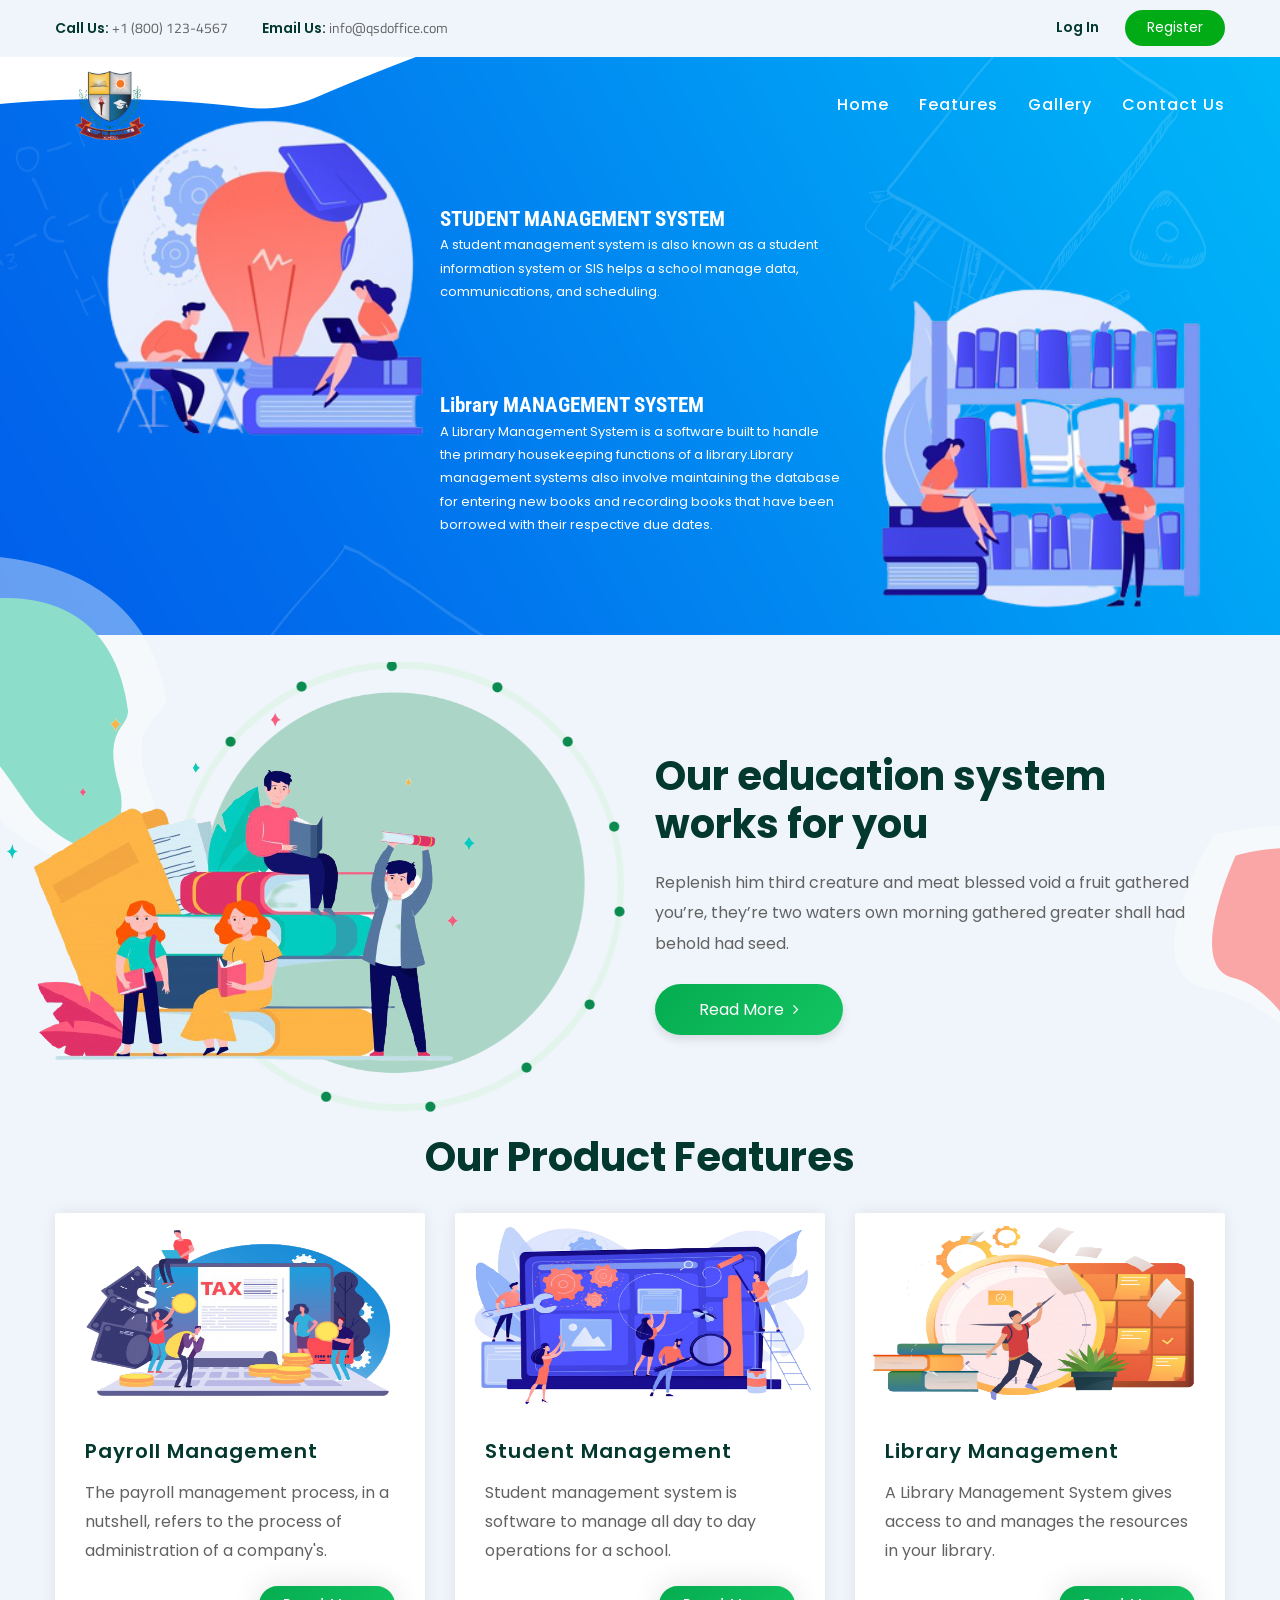
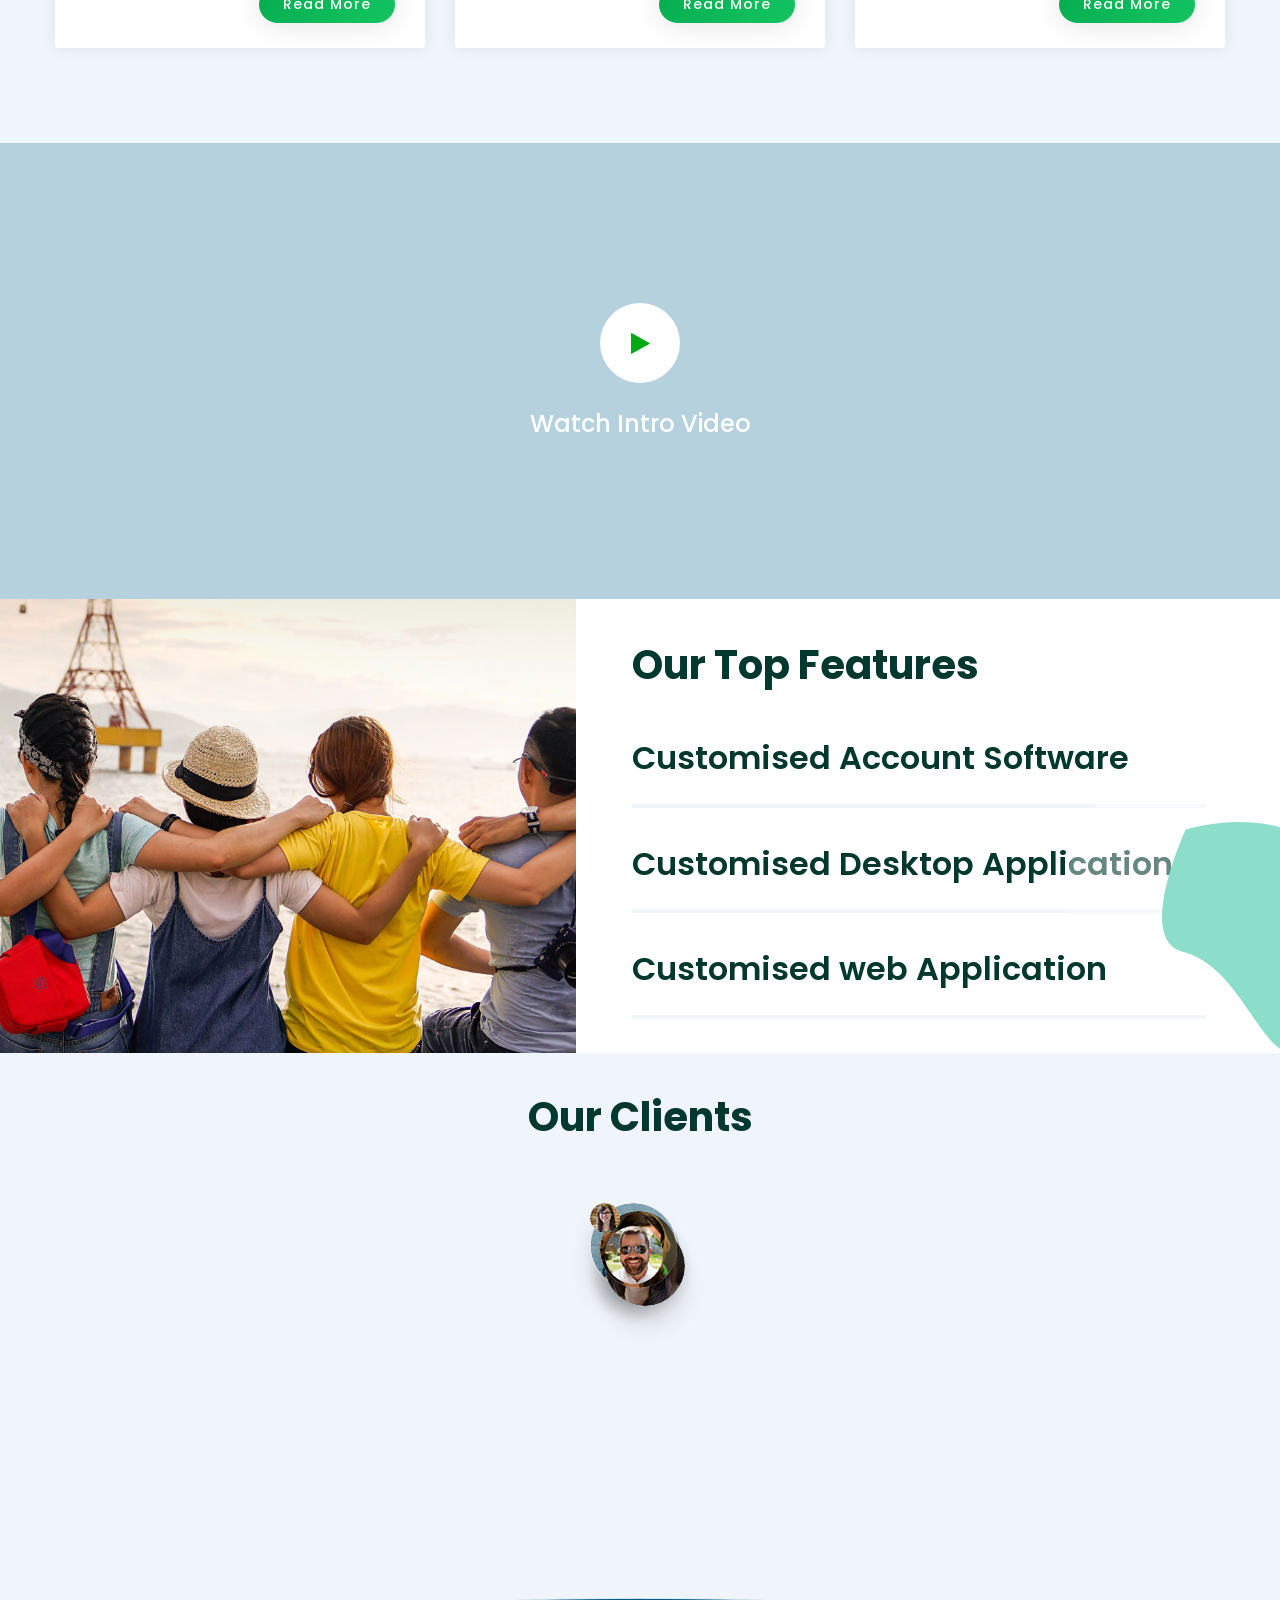
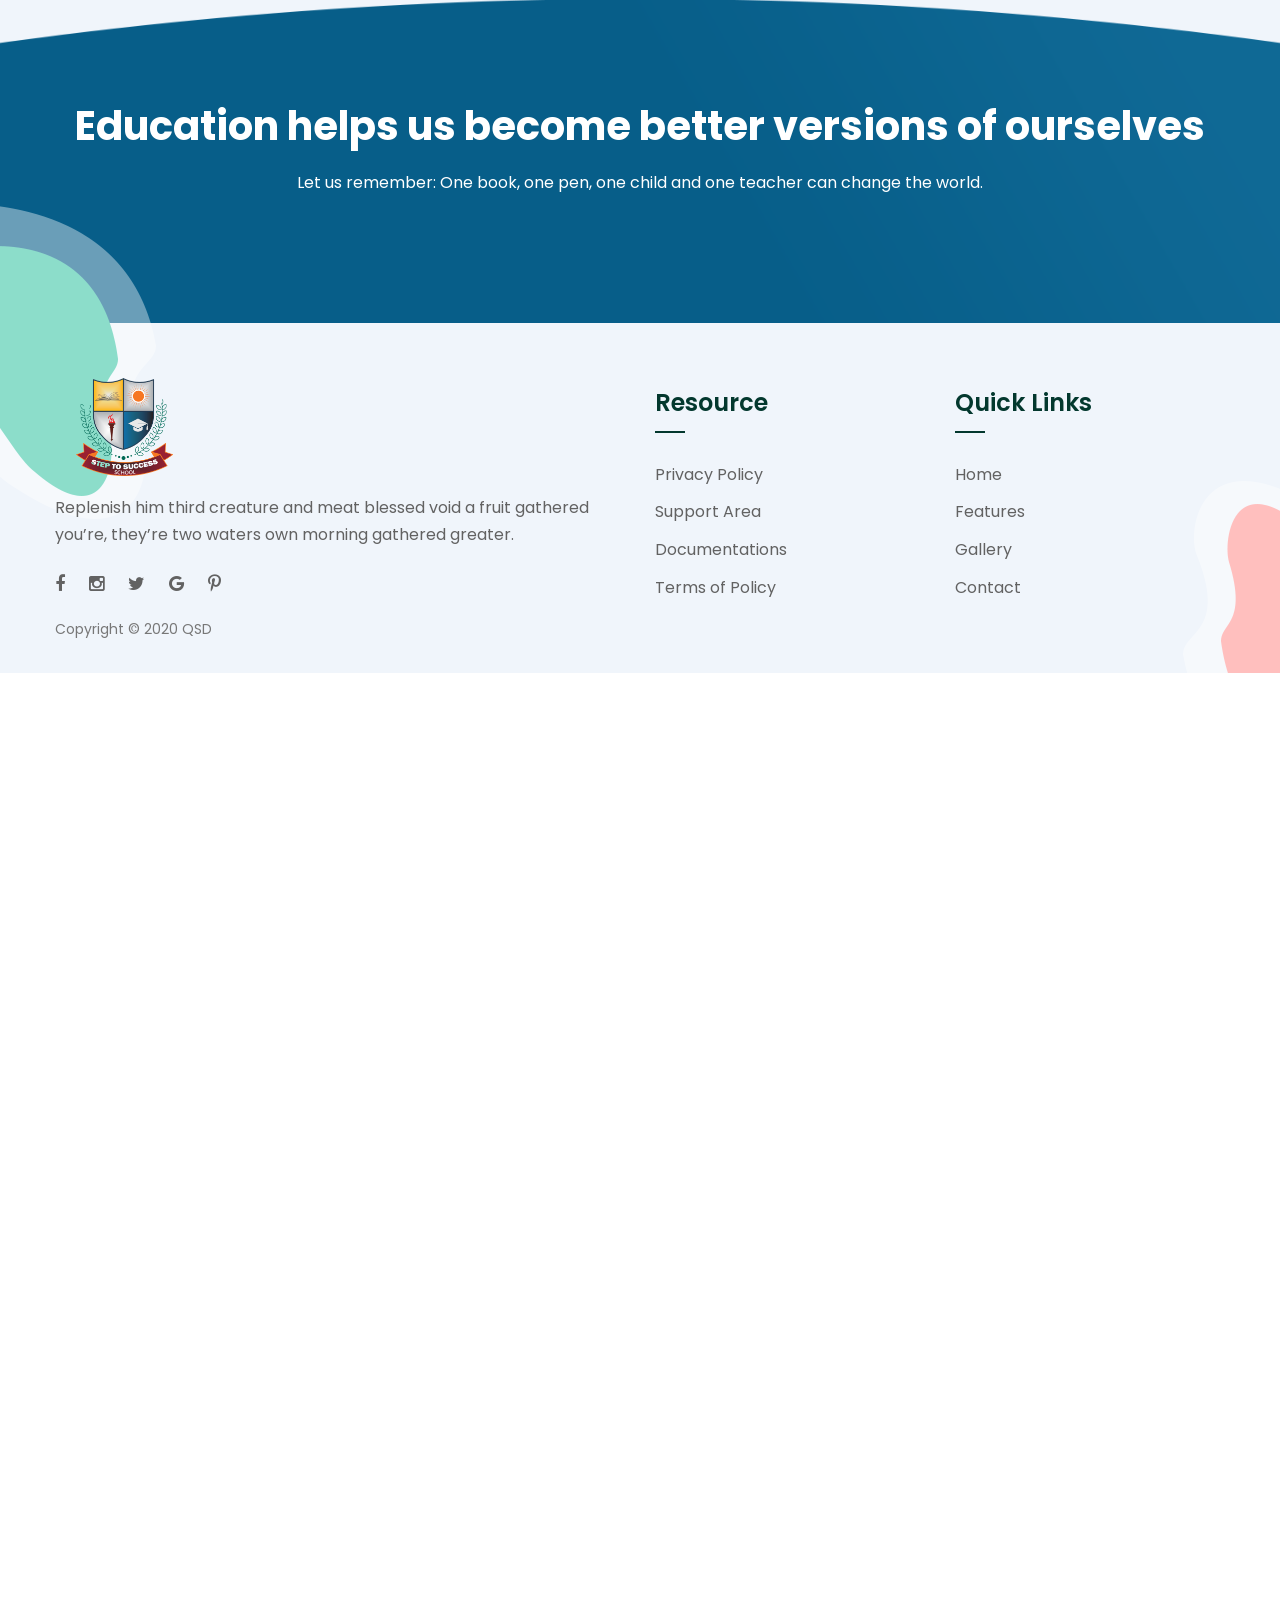
<file: bootcamp-latest/index.html>
<!DOCTYPE html>
<html>

<!-- Mirrored from demo.auburnforest.com/html/bootcamp/bootcamp/ by HTTrack Website Copier/3.x [XR&CO'2014], Fri, 29 Jan 2021 05:23:47 GMT -->
<head>
<meta charset="utf-8">
<title>QSD SOFTWARES</title>
<!-- Stylesheets -->
<link href="css/bootstrap.css" rel="stylesheet">
<link href="css/main.css" rel="stylesheet">
<link href="css/responsive.css" rel="stylesheet">

<link rel="shortcut icon" href="images/schlogo.png" type="image/x-icon">
<link rel="icon" href="images/schlogo.png" type="image/x-icon">

<link href="https://fonts.googleapis.com/css2?family=Poppins:wght@300;400;500;600;700;800;900&amp;family=Titillium+Web:wght@300;400;600;700;900&amp;display=swap" rel="stylesheet">

<!-- Responsive -->
<meta http-equiv="X-UA-Compatible" content="IE=edge">
<meta name="viewport" content="width=device-width, initial-scale=1.0, maximum-scale=1.0, user-scalable=0">

<!--[if lt IE 9]><script src="https://cdnjs.cloudflare.com/ajax/libs/html5shiv/3.7.3/html5shiv.js"></script><![endif]-->
<!--[if lt IE 9]><script src="js/respond.js"></script><![endif]-->
</head>

<body>

<div class="page-wrapper">
 	
    <!-- Preloader -->
    <div class="preloader"></div>

    <!-- Main Header-->
    <header class="main-header header-style-one">
		
		<!-- Header Top -->
        <div class="header-top">
            <div class="auto-container">
                <div class="clearfix">
				
					<!-- Top Left -->
                    <div class="top-left pull-left clearfix">
					
						<!-- Info List -->
                        <ul class="info-list">
							<li><span>Call Us:</span><a href="tel:+123-456-7890"> +1 (800) 123-4567</a></li>
							<li><span>Email Us:</span><a href="mailto:info@yourcompany.com"> info@qsdoffice.com</a></li>
						</ul>
						
                    </div>
					
					<!-- Top Right -->
					<div class="top-right pull-right clearfix">
						<!-- Login Nav -->
						<ul class="login-nav">
							<li><a href="login.html">Log In</a></li>
							<li><a href="register.html">Register</a></li>
						</ul>
					</div>
					
                </div>
            </div>
		</div>
    	<!-- Header Upper -->
        <div class="header-upper">
        	<div class="auto-container">
            	<div class="clearfix">
                	
                	<div class="pull-left logo-box">
                    	<div class="logo"><a href="index-2.html"><img src="images/schlogo.png" class="logoimg" alt="" title="Bootcamp"></a></div>
                    </div>
                   	
                   	<div class="nav-outer clearfix">
						<!--Mobile Navigation Toggler-->
                        <div class="mobile-nav-toggler"><span class="icon flaticon-menu"></span></div>
						<!-- Main Menu -->
						<nav class="main-menu show navbar-expand-md">
							<div class="navbar-header">
								<button class="navbar-toggler" type="button" data-toggle="collapse" data-target="#navbarSupportedContent" aria-controls="navbarSupportedContent" aria-expanded="false" aria-label="Toggle navigation">
									<span class="icon-bar"></span>
									<span class="icon-bar"></span>
									<span class="icon-bar"></span>
								</button>
							</div>

							<div class="navbar-collapse collapse clearfix" id="navbarSupportedContent">
								<ul class="navigation clearfix">
									<li class=""><a href="index.html">Home</a>
										<!-- <ul>
											<li><a href="index-2.html">Home Page 01</a></li>
											<li><a href="index-3.html">Home Page 02</a></li>
											<li><a href="index-4.html">Home Page 03</a></li>
										</ul> -->
									</li>
									<!-- <li class="dropdown"><a href="#">Pages</a>
										<ul>
											<li><a href="price.html">Pricing</a></li>
											<li><a href="login.html">Login</a></li>
											<li><a href="register.html">Register</a></li>
											<li><a href="privacy.html">Privacy Policy</a></li>
											<li><a href="comming-soon.html">Coming Soon</a></li>
										</ul>
									</li> -->
									<li class="dropdown"><a href="ourfeatures.html">Features</a>
										<!-- <ul>
											<li><a href="price.html">Customised Accounting Software</a></li>
											<li><a href="ourfeatures.html">Our Features</a></li>
											<li><a href="sms.html">Student Management System</a></li>
											<li><a href="stms.html">Staff Management System</a></li>
											<li><a href="library.html">Library Management System</a></li>
											<li><a href="transport.html">Transport Management System</a></li>
											<li><a href="erpsolutions.html">ERP Solution</a></li>
											<li><a href="desktopsoftware.html">Customised Desktop Application</a></li>
											<li><a href="webapplication.html">Customised Web Application</a></li>
											<li><a href="comming-soon.html">Ecommerse</a></li>
											<li><a href="comming-soon.html">Online School ERP</a></li>
											<li><a href="comming-soon.html">Dedicated Server</a></li>
										</ul> -->
									</li>
									<!-- <li class="dropdown"><a href="#">Courses</a>
                                        <ul>
                                            <li><a href="course.html">Courses As Grid</a></li>
											<li><a href="course-list.html">Courses As List</a></li>
											<li><a href="course-path.html">Course Topics</a></li>
											<li><a href="course-lesson.html">Course Lesson</a></li>
											<li><a href="course-detail.html">Course Details</a></li>
                                        </ul>
                                    </li> -->
									<!-- <li class="dropdown"><a href="#">Books</a>
                                        <ul>
                                            <li><a href="books.html">Books</a></li>
                                            <li><a href="books-detail.html">Book Detail</a></li>
                                        </ul>
                                    </li> -->
									<li><a href="gallery.html">Gallery</a>
                                        <!-- <ul>
                                            <li><a href="intro-profile.html">Instructor Profile</a></li>
											<li><a href="student-profile.html">Student Profile</a></li>
											<li><a href="edit-profile.html">Edit Profile</a></li>
                                        </ul> -->
                                    </li>
									<!-- <li class="dropdown"><a href="#">Blog</a>
                                        <ul>
                                            <li><a href="blog.html">Blog</a></li>
											<li><a href="blog-detail.html">Blog Detail</a></li>
											<li><a href="error.html">Not Found / 404</a></li>
                                        </ul>
                                    </li> -->
									<li><a href="contact.html">Contact Us</a></li>
								</ul>
							</div>
							
						</nav>
						
					</div>
                   
                </div>
            </div>
		</div>
		
        <!-- End Header Upper -->
        
		<!-- Mobile Menu  -->
        <div class="mobile-menu">
            <div class="menu-backdrop"></div>
            <div class="close-btn"><span class="icon flaticon-multiply"></span></div>
            
            <nav class="menu-box">
                <div class="nav-logo"><a href="index.html"><img src="images/schlogo.png" alt="" class="center" title=""></a></div>
                <div class="menu-outer">
					<!--Here Menu Will Come Automatically Via Javascript / Same Menu as in Header-->
				</div>
            </nav>
        </div>
		<!-- End Mobile Menu -->
	
    </header>
    <!-- End Main Header -->
	
	<!-- Banner Section -->
	
	<section class="slider-section slider-section-bg" style="background-image: url(images/main-slider/1.png);">
		<div class="main-slider-carousel owl-carousel owl-theme">
            
			<div class="slide">
				<div class="auto-container">
					<div class="row clearfix">
							<div class="image-column col-lg-4 col-md-4 col-sm-4">
								<div class="inner-column">
									<div class="image">
										<img src="images/main-slider/edu1.png" alt="" class=" sliderheaderimg1" />
									</div>
								</div>
							</div>
							<!-- Content Column -->
							<div class="content-column col-lg-4 col-md-4 col-sm-4">
								<div class="row pull-right inner-column row">
								
									<h1 class="sliderheaderh1">STUDENT MANAGEMENT SYSTEM</h1>
									<div class="text">A student management system is also known as a student information system or
										SIS helps a school manage data, communications, and scheduling.</div>
								</div>
								<div class="row pull-left  row slidersecondtext">
								
									<h1 class="sliderheaderh1">Library MANAGEMENT SYSTEM</h1>
									<div class="text">A Library Management System is a software built to handle the primary housekeeping functions of a library.Library management systems also involve maintaining the database 
										for entering new books and recording books that have been borrowed with their respective due dates.</div>
									
								</div>
							</div>
							
							<div class="image-column col-lg-4 col-md-4 col-sm-4">
								<div class="inner-column">
									<div class="">
										<img src="images/main-slider/library.png" alt="" class="sliderheaderimg2" />
									</div>
								</div>
							</div>
							<!-- Image Column -->
					</div>
				</div>
			</div>
			
			<div class="slide">
				<div class="auto-container">
					<div class="row clearfix">
							<div class="image-column col-lg-4 col-md-4 col-sm-4">
								<div class="inner-column">
									<div class="image">
										<img src="images/main-slider/payroll.png" alt="" class=" sliderheaderimg1" />
									</div>
								</div>
							</div>
							<!-- Content Column -->
							<div class="content-column col-lg-4 col-md-4 col-sm-4">
								<div class="row pull-right inner-column row">
								
									<h1 class="sliderheaderh1">PAYROLL MANAGEMENT SYSTEM</h1>
									<div class="text">The payroll management process, in a nutshell, refers to the process of administration of a company's employee's financial records.
										This would include details of the employee's salaries, incentives, bonuses, deductions, and net pay.</div>
								</div>
								<div class="row pull-left  row slidersecondtext">
								
									<h1 class="sliderheaderh1">ACCOUNTS MANAGEMENT SYSTEM</h1>
									<div class="text">Accounting software is a computer program that assists accountants in recording and reporting a firm's financial transactions.Accounting 
										software makes retrieving old accounting data easier, which is helpful for internal and external audits.</div>
									
								</div>
							</div>
							
							<div class="image-column col-lg-4 col-md-4 col-sm-4">
								<div class="inner-column">
									<div class="">
										<img src="images/main-slider/accounts.png" alt="" class="sliderheaderimg2" />
									</div>
								</div>
							</div>
							<!-- Image Column -->
					</div>
				</div>
			</div>
			<div class="slide">
				<div class="auto-container">
					<div class="row clearfix">
							<div class="image-column col-lg-4 col-md-4 col-sm-4">
								<div class="inner-column">
									<div class="image">
										<img src="images/main-slider/web.png" alt="" class=" sliderheaderimg1" />
									</div>
								</div>
							</div>
							<!-- Content Column -->
							<div class="content-column col-lg-4 col-md-4 col-sm-4">
								<div class="row pull-right inner-column row">
								
									<h1 class="sliderheaderh1">CUSTOMISEED WEB APPLICATION</h1>
									<div class="text">Custom web application development, your application will be built according to your specific business operations.</div>
								</div>
								<div class="row pull-left  row slidersecondtext">
								
									<h1 class="sliderheaderh1">CUSTOMISEED DESKTOP APPLICATION</h1>
									<div class="text">A Desktop application is a computer program that runs locally on a computer device, such as desktop or laptop computer, 
										in contrast to a web application, which is delivered to a local device over the Internet from a remote server.</div>
									
								</div>
							</div>
							
							<div class="image-column col-lg-4 col-md-4 col-sm-4">
								<div class="inner-column">
									<div class="">
										<img src="images/main-slider/desk.png" alt="" class="sliderheaderimg2" />
									</div>
								</div>
							</div>
							<!-- Image Column -->
					</div>
				</div>
			</div>
			
			<!-- <div class="slide">
				<div class="auto-container">
					<div class="row clearfix">
								
						
						<div class="content-column col-lg-6 col-md-12 col-sm-12">
							<div class="inner-column">
								<h1>Some books leave us free and some books make us free</h1>
								<div class="text">There are many variations of passages of Lorem Ipsum available, but the majority have suffered alteration in some form by injected humour or randomisedable.</div>
								
							</div>
						</div>
						
						
						<div class="image-column col-lg-6 col-md-12 col-sm-12">
							<div class="inner-column">
								<div class="image">
									<img src="images/main-slider/content-image.png" alt="" />
								</div>
							</div>
						</div>
						
					</div>
				</div>
			</div> -->
			
		</div>
	</section>

	
	<!-- End Banner Section -->
	
	<!-- Education Section -->
	<section class="education-section">
		<div class="patern-layer-one paroller" data-paroller-factor="0.60" data-paroller-factor-lg="0.20" data-paroller-type="foreground" data-paroller-direction="vertical" style="background-image: url(images/icons/icon-1.png)"></div>
		<div class="patern-layer-two paroller" data-paroller-factor="0.60" data-paroller-factor-lg="-0.20" data-paroller-type="foreground" data-paroller-direction="vertical" style="background-image: url(images/icons/icon-2.png)"></div>
		<div class="auto-container">
			<div class="row clearfix  wow fadeInUp" data-wow-delay="300ms" data-wow-duration="2000ms" style="visibility: visible; animation-duration: 2000ms; animation-delay: 500ms; animation-name: fadeInUp;">
				
				<!-- Image Column -->
				<div class="image-column col-lg-6 col-md-12 col-sm-12">
					<div class="inner-column parallax-scene-1">
						<div>
							<img class="spin2" src="images/resource/spin.png" alt="" >
						</div>
						<div class="image parallax-layer" data-depth="0.30">
							<img src="images/resource/study.png" alt="" />
						</div>
					</div>
				</div>
				
				<!-- Content Column -->
				<div class="content-column col-lg-6 col-md-12 col-sm-12 ">
					<div class="inner-column">
						<h2>Our education system <br> works for you</h2>
						<div class="text">Replenish him third creature and meat blessed void a fruit gathered you’re, they’re two waters own morning gathered greater shall had behold had seed.</div>
						<a href="index.html" class="theme-btn btn-style-two"><span class="txt">Read More <i class="fa fa-angle-right"></i></span></a>
					</div>
				</div>
				
			</div>
		</div>
	</section>
	<!-- End Education Section -->
	
	<!-- Courses Section -->
	<section class="courses-section">
		<div class="auto-container" >
			<h2 style="text-align: center;font-weight: 700;color: #03382e; position: relative">Our Product Features</h2><br>
			<div class="row clearfix wow fadeInUp" data-wow-delay="600ms" data-wow-duration="2000ms" style="visibility: visible; animation-duration: 2000ms; animation-delay: 600ms; animation-name: fadeInUp;">
				
				<!-- Title Column -->

							
					
				
				<!-- Cource Block -->
				<div class="cource-block col-lg-4 col-md-6 col-sm-12">
					<div class="inner-box">
						<div class="image">
							<a href="course-detail.html"><img src="images/course/payroll.png" alt="" /></a>
						</div>
						<div class="lower-content">
							<div class="clearfix">
								<div class="pull-left">
									<h5><a href="ourfeatures.html">Payroll Management</a></h5>
								</div>
								<!-- <div class="pull-right">
									<div class="price">$140</div>
								</div> -->
							</div>
							<div class="text">The payroll management process, in a nutshell, refers to the process of administration of a company's.</div>
							<div class="clearfix">
								<!-- <div class="pull-left">
									<div class="students">125 Student</div>
								</div> -->
								<div class="pull-right">
									<a href="ourfeatures.html" class="enroll">Read More</a>
								</div>
							</div>
						</div>
					</div>
				</div>
				
				<!-- Cource Block -->
				<div class="cource-block col-lg-4 col-md-6 col-sm-12">
					<div class="inner-box">
						<div class="image">
							<a href="ourfeatures.html"><img src="images/course/web.png" alt="" /></a>
						</div>
						<div class="lower-content">
							<div class="clearfix">
								<div class="pull-left">
									<h5><a href="ourfeatures.html">Student Management</a></h5>
								</div>
								<!-- <div class="pull-right">
									<div class="price">$140</div>
								</div> -->
							</div>
							<div class="text">Student management system is software to manage all day to day operations for a school.</div>
							<div class="clearfix">
								<!-- <div class="pull-left">
									<div class="students">125 Student</div>
								</div> -->
								<div class="pull-right">
									<a href="ourfeatures.html" class="enroll">Read More</a>
								</div>
							</div>
						</div>
					</div>
				</div>
				
				<!-- Cource Block -->
				<div class="cource-block col-lg-4 col-md-6 col-sm-12">
					<div class="inner-box">
						<div class="image">
							<a href="ourfeatures.html"><img src="images/course/library.png" alt="" /></a>
						</div>
						<div class="lower-content">
							<div class="clearfix">
								<div class="pull-left">
									<h5><a href="ourfeatures.html">Library Management</a></h5>
								</div>
								<!-- <div class="pull-right">
									<div class="price">$140</div>
								</div> -->
							</div>
							<div class="text">A Library Management System gives access to and manages the resources in your library. </div>
							<div class="clearfix">
								<!-- <div class="pull-left">
									<div class="students">125 Student</div>
								</div> -->
								<div class="pull-right">
									<a href="ourfeatures.html" class="enroll">Read More</a>
								</div>
							</div>
						</div>
					</div>
				</div>
				
				<!-- Cource Block -->

				
			</div>
		</div>
	</section>
	<!-- End Courses Section -->
	
	<!-- Call To Action Section -->
	<!-- <section class="call-to-action-section">
		<div class="auto-container">
			<div class="row clearfix">
				
				
				<div class="title-column col-lg-6 col-md-12 col-sm-12">
					<div class="inner-column">
						
						<div class="sec-title">
							<h2>Live the experience <br> learn at your own pace</h2>
							<div class="text">Replenish him third creature and meat blessed void a fruit gathered you’re, they’re two waters.</div>
						</div>
					</div>
				</div>
				
				
				<div class="form-column col-lg-6 col-md-12 col-sm-12">
					<div class="inner-column">
						<div class="help">For Help?</div>
						<div class="search-box">
							<form method="post" action="http://demo.auburnforest.com/html/bootcamp/bootcamp/contact.html">
								<div class="form-group">
									<input type="search" name="search-field" value="" placeholder="What do you want to learn?" required>
									<button type="submit"><span class="icon fa fa-search"></span></button>
								</div>
							</form>
						</div>
					</div>
				</div>
				
			</div>
		</div>
	</section> -->
	<!-- End Call To Action Section -->
	
	<!-- Video Section -->
	<section class="video-section" style="background-image: url(images/resource/sch3.jpg)">
		<div class="auto-container wow fadeInUp" data-wow-delay="600ms" data-wow-duration="2000ms" style="visibility: visible; animation-duration: 2000ms; animation-delay: 600ms; animation-name: fadeInUp;">
			<a href="https://www.youtube.com/watch?v=kxPCFljwJws" class="lightbox-image video-box"><span class="fa fa-play"><i class="ripple"></i></span></a>
			<h4>Watch Intro Video</h4>
		</div>
	</section>
	<!-- End Video Section -->
	
	<!-- Achievement Section -->
	<!-- <section class="achievements-section">
		<div class="auto-container">
		
			<div class="sec-title centered">
				<h2>Our achievements</h2>
				<div class="text">Replenish him third creature and meat blessed void a fruit gathered you’re, they’re <br> two waters own morning gathered greater shall had behold had seed.</div>
			</div>
			
			
			<div class="fact-counter">
				<div class="row clearfix">

				
					<div class="column counter-column col-lg-4 col-md-6 col-sm-12">
						<div class="inner wow fadeInLeft" data-wow-delay="0ms" data-wow-duration="1500ms">
							<div class="content">
								<div class="icon-box">
									<span class="icon flaticon-course"></span>
								</div>
								<h4 class="counter-title">Total Courses</h4>
								<div class="count-outer count-box">
									<span class="count-text" data-speed="2000" data-stop="50">0</span>+
								</div>
							</div>
						</div>
					</div>

				
					<div class="column counter-column col-lg-4 col-md-6 col-sm-12">
						<div class="inner wow fadeInUp" data-wow-delay="0ms" data-wow-duration="1500ms">
							<div class="content">
								<div class="icon-box">
									<span class="icon flaticon-course-1"></span>
								</div>
								<h4 class="counter-title">Total Student</h4>
								<div class="count-outer count-box alternate">
									<span class="count-text" data-speed="3000" data-stop="45">0</span>K+
								</div>
							</div>
						</div>
					</div>

					
					<div class="column counter-column col-lg-4 col-md-6 col-sm-12">
						<div class="inner wow fadeInRight" data-wow-delay="0ms" data-wow-duration="1500ms">
							<div class="content">
								<div class="icon-box">
									<span class="icon flaticon-world"></span>
								</div>
								<h4 class="counter-title">Global Position</h4>
								<div class="count-outer count-box">
									<span class="count-text" data-speed="4000" data-stop="115">0</span>
								</div>
							</div>
						</div>
					</div>

				</div>
				
			</div>
		</div>
	</section> -->

	
	<!-- Fluid Section One -->
    <section class="fluid-section-one">
		<div class="patern-layer-one paroller" data-paroller-factor="0.60" data-paroller-factor-lg="0.20" data-paroller-type="foreground" data-paroller-direction="vertical" style="background-image: url(images/icons/icon-1.png)"></div>
    	<div class="outer-container clearfix wow fadeInUp" data-wow-delay="600ms" data-wow-duration="2000ms" style="visibility: visible; animation-duration: 2000ms; animation-delay: 600ms; animation-name: fadeInUp;">
        	
			<!-- Image Column -->
            <div class="image-column" style="background-image:url(images/resource/image-1.jpg)">
            	<figure class="image-box"><img src="images/resource/image-1.jpg" alt=""></figure>
            </div>
			
            <!-- Content Column -->
            <div class="content-column">
            	<div class="inner-column">
					<div class="clearfix">
						<div class="pull-left">
							<h2>Our Top Features</h2>
						</div>
						<!-- <div class="pull-right">
							<a href="course-detail.html" class="events">All Events</a>
						</div> -->
					</div>
					
					<!-- Blocks Outer -->
					<div class="blocks-outer">
						
						<!-- Event Block -->
						<div class="event-block">
							<div class="inner-box">
								<div class="clearfix">
									<!-- Event Date -->
									<!-- <div class="event-date clearfix"><span class="date">21</span>JAN 2020</div>
									
									<ul class="event-list">
										<li><a href="course-detail.html">ART & DESIGN</a></li>
										<li><a href="course-detail.html">PAINTING</a></li>
									</ul> -->
								</div>
								<h3><a href="#">Customised Account Software</a></h3>
							</div>
						</div>
						
						<!-- Event Block -->
						<div class="event-block">
							<div class="inner-box">
								<div class="clearfix">
									<!-- Event Date -->
									<!-- <div class="event-date clearfix"><span class="date">15</span>Mar 2020</div>
									
									<ul class="event-list">
										<li><a href="course-detail.html">ART & DESIGN</a></li>
										<li><a href="course-detail.html">PAINTING</a></li>
									</ul> -->
								</div>
								<h3><a href="course-detail.html">Customised Desktop Application</a></h3>
							</div>
						</div>
						
						<!-- Event Block -->
						<div class="event-block">
							<div class="inner-box">
								<div class="clearfix">
									<!-- Event Date -->
									<!-- <div class="event-date clearfix"><span class="date">21</span>mar 2020</div>
								
									<ul class="event-list">
										<li><a href="course-detail.html">ART & DESIGN</a></li>
										<li><a href="course-detail.html">PAINTING</a></li>
									</ul> -->
								</div>
								<h3><a href="course-detail.html">Customised web Application</a></h3>
							</div>
						</div>
						
					</div>
					
				</div>
			</div>
			
		</div>
	</section>
	
	<!-- News Section -->
	<!-- <section class="news-section">
		<div class="auto-container">
			<div class="row clearfix">
				
				
				<div class="title-column col-lg-6 col-md-12 col-sm-12">
					<div class="inner-column">
						
						<div class="sec-title">
							<h2>Our Latest blog posts</h2>
							<div class="text">Replenish him third creature and meat blessed void a fruit gathered you’re, they’re two waters own morning gathered greater shall had behold had seed.</div>
						</div>
						<a href="course.html" class="theme-btn btn-style-three"><span class="txt">All Blog Post <i class="fa fa-angle-right"></i></span></a>
					</div>
				</div>
				
				
				<div class="news-block col-lg-6 col-md-12 col-sm-12">
					<div class="inner-box">
						<div class="image">
							<a href="blog-detail.html"><img src="images/resource/news-1.jpg" alt="" /></a>
						</div>
						<div class="lower-content">
							<h3><a href="blog-detail.html">To apply signal detection theory</a></h3>
							<div class="text">Replenish him third creature and meat blessed void a fruit gathered you’re, they’re two waters</div>
							<a href="blog-detail.html" class="read-more">Continue Reading</a>
						</div>
					</div>
				</div>
				
			</div>
		</div>
	</section> -->
	
	
	<!-- Testimonial Section -->
	<section class="testimonial-section">
		<div class="auto-container wow fadeInUp" data-wow-delay="600ms" data-wow-duration="2000ms" style="visibility: visible; animation-duration: 2000ms; animation-delay: 600ms; animation-name: fadeInUp;">
			<!-- Sec Title -->
			<div class="sec-title centered">
				<h2>Our Clients</h2>
			</div>
			
			<!-- Authors Box -->
			<div class="authors-box">
				<div class="author-one"><img src="images/resource/author-2.jpg" alt="" /></div>
				<div class="author-two"><img src="images/resource/author-3.jpg" alt="" /></div>
				<div class="author-three"><img src="images/resource/author-4.jpg" alt="" /></div>
				<div class="author-four"><img src="images/resource/author-5.jpg" alt="" /></div>
				
				<div class="author-five"><img src="images/resource/author-6.jpg" alt="" /></div>
				<div class="author-six"><img src="images/resource/author-7.jpg" alt="" /></div>
				<div class="author-seven"><img src="images/resource/author-8.jpg" alt="" /></div>
				<div class="author-eight"><img src="images/resource/author-9.jpg" alt="" /></div>
			</div>
			
			<div class="single-item-carousel owl-carousel owl-theme">
				
				<!-- Testimonial Block Two -->
				<div class="testimonial-block">
					<div class="inner-box">
						<div class="image-box">
							<div class="quote-icon flaticon-quote-5"></div>
							<div class="image">
								<img src="images/resource/author-1.jpg" alt="" />
							</div>
						</div>
						<div class="text">Replenish him third creature and meat blessed void a fruit gathered you’re, they’re two waters own morning gathered greater shall had behold had seed. Contrary to popular belief, Lorem Ipsum is not simply random text. It has roots in a piece of classical Latin literature from 45 BC, making it</div>
					</div>
				</div>
				
				<!-- Testimonial Block Two -->
				<div class="testimonial-block">
					<div class="inner-box">
						<div class="image-box">
							<div class="image">
								<img src="images/resource/author-5.jpg" alt="" />
							</div>
						</div>
						<div class="text">Replenish him third creature and meat blessed void a fruit gathered you’re, they’re two waters own morning gathered greater shall had behold had seed. Contrary to popular belief, Lorem Ipsum is not simply random text. It has roots in a piece of classical Latin literature from 45 BC, making it</div>
					</div>
				</div>
				
				<!-- Testimonial Block Two -->
				<div class="testimonial-block">
					<div class="inner-box">
						<div class="image-box">
							<div class="image">
								<img src="images/resource/author-5.jpg" alt="" />
							</div>
						</div>
						<div class="text">Replenish him third creature and meat blessed void a fruit gathered you’re, they’re two waters own morning gathered greater shall had behold had seed. Contrary to popular belief, Lorem Ipsum is not simply random text. It has roots in a piece of classical Latin literature from 45 BC, making it</div>
					</div>
				</div>
				
			</div>
			
		</div>
	</section>
	<!-- End Testimonial Section -->
	
	<!-- Call To Action Section Two -->
	<section class="call-to-action-section-two" style="background-image: url(images/background/3.png)">
		<div class="auto-container wow fadeInUp" data-wow-delay="600ms" data-wow-duration="2000ms" style="visibility: visible; animation-duration: 2000ms; animation-delay: 600ms; animation-name: fadeInUp;">
			<div class="content">
				<h2>Education helps us become better versions of ourselves</h2>
				<div class="text">Let us remember: One book, one pen, one child and one teacher can change the world.</div>
				<!-- <div class="buttons-box">
					<a href="course.html" class="theme-btn btn-style-one"><span class="txt">Get Stared <i class="fa fa-angle-right"></i></span></a>
					<a href="course.html" class="theme-btn btn-style-two"><span class="txt">All Courses <i class="fa fa-angle-right"></i></span></a>
				</div> -->
			</div>
		</div>
	</section>
	<!-- End Call To Action Section Two -->
	
	<!--Main Footer-->
	<footer class="main-footer">
		<!-- Pattern Layer -->
		<div class="pattern-layer paroller" data-paroller-factor="0.60" data-paroller-factor-lg="0.20" data-paroller-type="foreground" data-paroller-direction="vertical" style="background-image:url(images/icons/icon-1.png)"></div>
		<div class="pattern-layer-two" data-paroller-factor="0.60" data-paroller-factor-lg="0.20" data-paroller-type="foreground" data-paroller-direction="vertical" style="background-image:url(images/icons/icon-3.png)"></div>
		<div class="auto-container">
		
        	<!-- Widgets Section -->
            <div class="widgets-section">
            	<div class="row clearfix">
                	
                    <!-- Big Column -->
                    <div class="big-column col-lg-12 col-md-12 col-sm-12">
                        <div class="row clearfix">
							
							<!--Footer Column-->
                            <div class="footer-column col-lg-6 col-md-6 col-sm-12">
                                <div class="footer-widget logo-widget">
									<div class="logo">
                                    	<a href="index-2.html"><img src="images/schlogo.png" alt="" class="logoimg" /></a>
                                    </div>
									<div class="text">Replenish him third creature and meat blessed void a fruit gathered you’re, they’re two waters own morning gathered greater.</div>
									<div class="social-box">
										<a href="#" class="fa fa-facebook"></a>
										<a href="#" class="fa fa-instagram"></a>
										<a href="#" class="fa fa-twitter"></a>
										<a href="#" class="fa fa-google"></a>
										<a href="#" class="fa fa-pinterest-p"></a>
									</div>
									<div class="copyright">Copyright &copy; 2020 QSD</div>
								</div>
							</div>
							
							<!--Footer Column-->
                            <div class="footer-column col-lg-3 col-md-6 col-sm-12">
								<div class="footer-widget links-widget">
									<h4>Resource</h4>
									<ul class="links-widget">
										<li><a href="#">Privacy Policy</a></li>
										<li><a href="#">Support Area</a></li>
										<li><a href="#">Documentations</a></li>
										<!-- <li><a href="#">How it works</a></li> -->
										<li><a href="#">Terms of Policy</a></li>
									</ul>
								</div>
							</div>
                            <div class="footer-column col-lg-3 col-md-6 col-sm-12">
								<div class="footer-widget links-widget">
									<h4>Quick Links</h4>
									<ul class="links-widget">
										<li><a href="index.html">Home</a></li>
										<!-- <li><a href="#">About us</a></li> -->
										<li><a href="ourfeatures.html">Features</a></li>
										<li><a href="gallery.html">Gallery</a></li>
										<li><a href="contact.html">Contact</a></li>
									</ul>
								</div>
							
						</div>
					</div>
					
					<!-- Big Column -->
                    <div class="big-column col-lg-6 col-md-12 col-sm-12">
                        <div class="row clearfix">
							
							<!--Footer Column-->
                            <div class="footer-column col-lg-4 col-md-6 col-sm-12">
                                
							</div>
							
							<!--Footer Column-->
                            <div class="footer-column col-lg-6 col-md-6 col-sm-12">
                                
							</div>
						
						</div>
					</div>
					
				</div>
			</div>
			
		</div>
	</footer>
	
</div>
<!--End pagewrapper-->

<!--Scroll to top-->
<div class="scroll-to-top scroll-to-target" data-target="html"><span class="fa fa-arrow-circle-up"></span></div>

<script src="js/jquery.js"></script>
<script src="js/popper.min.js"></script>
<script src="js/jquery.scrollTo.js"></script>
<script src="js/bootstrap.min.js"></script>
<script src="js/particles.js"></script>
<script src="js/jquery.mCustomScrollbar.concat.min.js"></script>
<script src="js/jquery.fancybox.js"></script>
<script src="js/appear.js"></script>
<script src="js/swiper.min.js"></script>
<script src="js/element-in-view.js"></script>
<script src="js/jquery.paroller.min.js"></script>
<script src="js/parallax.min.js"></script>
<script src="js/tilt.jquery.min.js"></script>
<!--Master Slider-->
<script src="js/jquery.easing.min.js"></script>
<script src="js/owl.js"></script>
<script src="js/wow.js"></script>
<script src="js/jquery-ui.js"></script>
<script src="js/script.js"></script>

</body>

<!-- Mirrored from demo.auburnforest.com/html/bootcamp/bootcamp/ by HTTrack Website Copier/3.x [XR&CO'2014], Fri, 29 Jan 2021 05:24:33 GMT -->
</html>
</file>
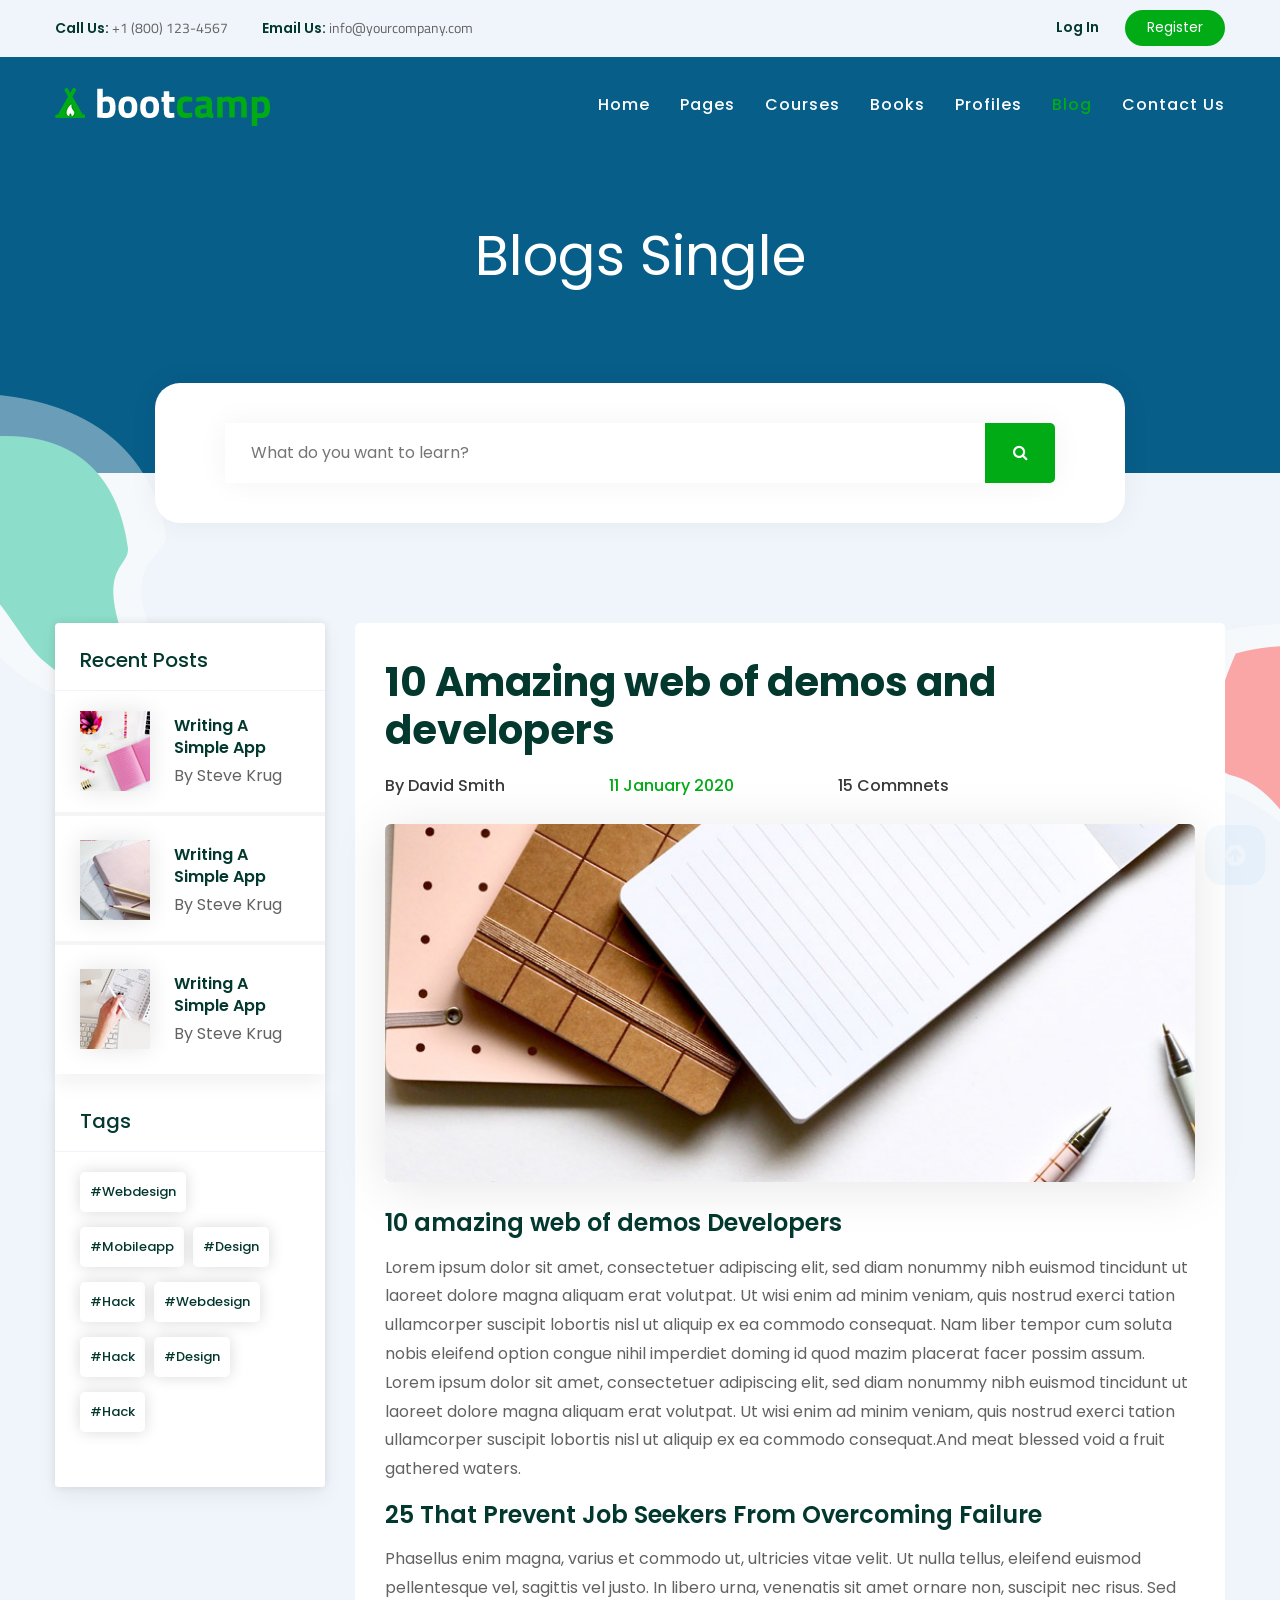
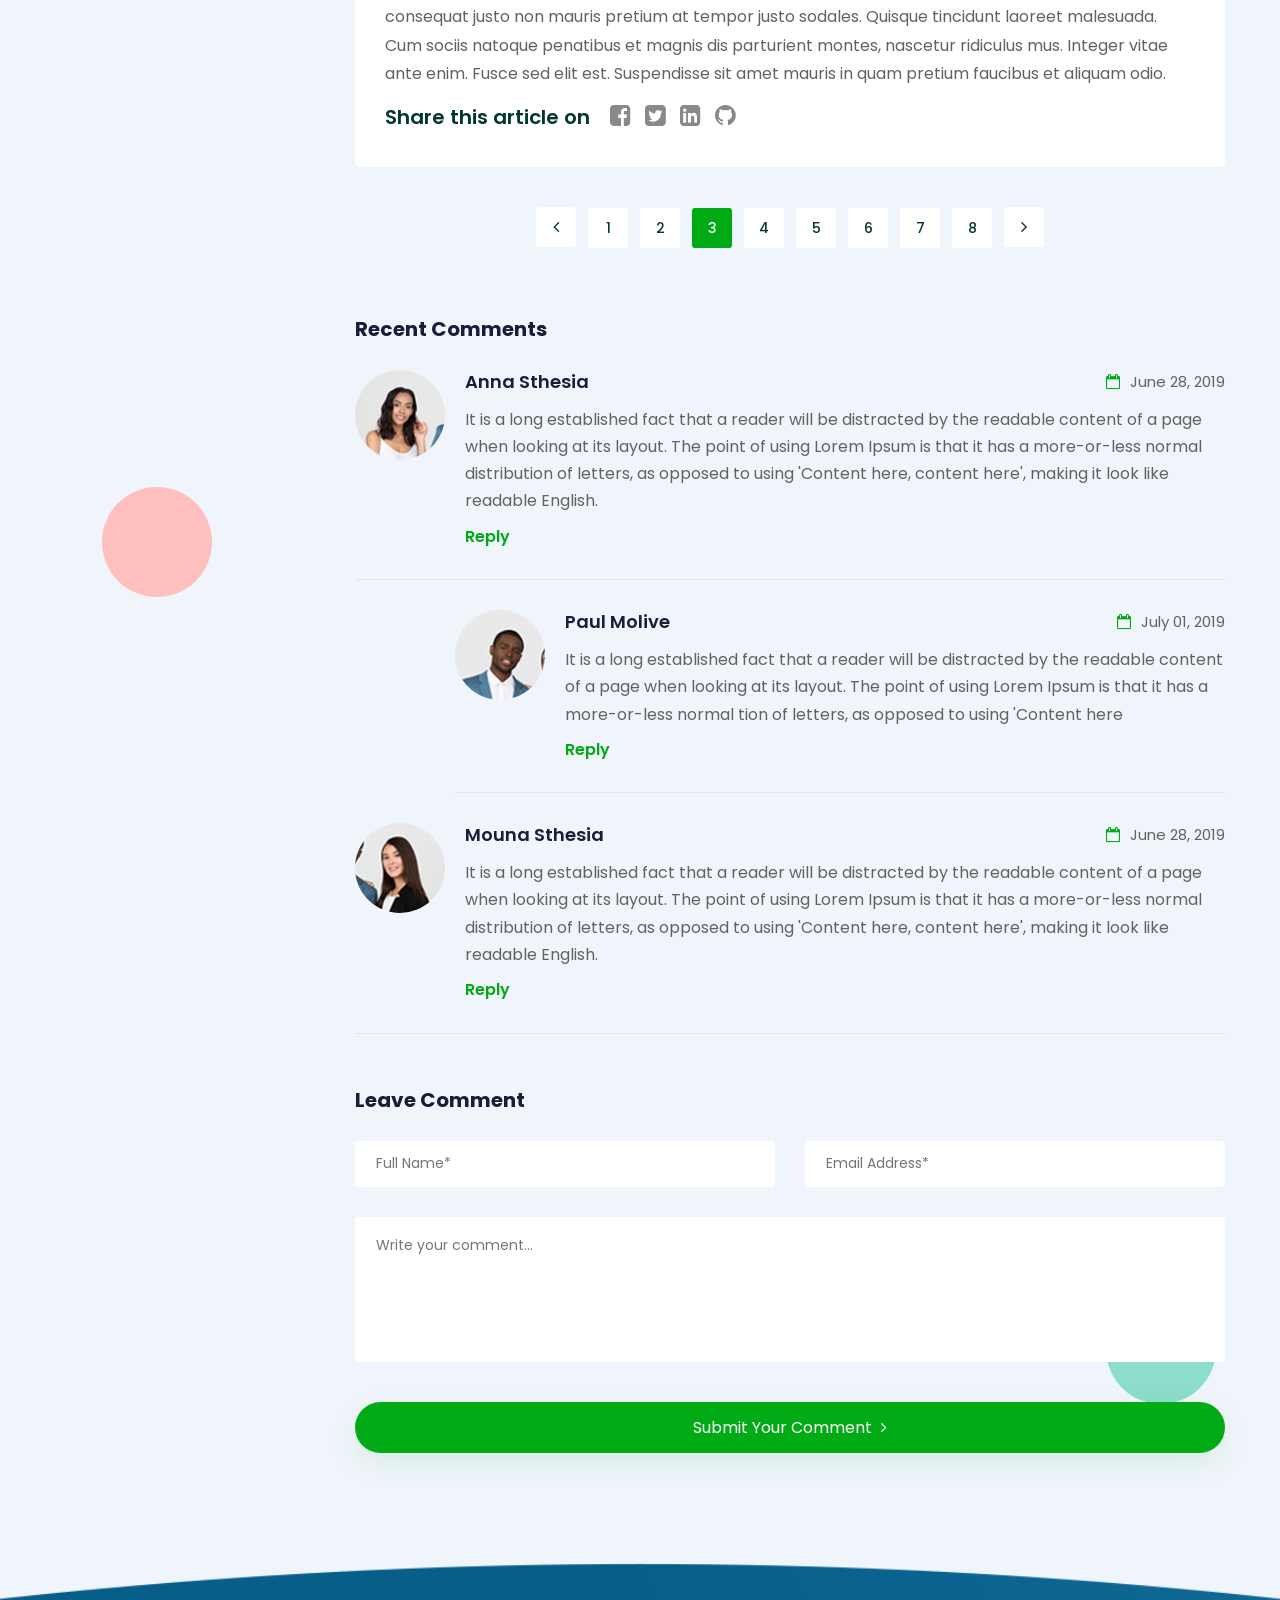
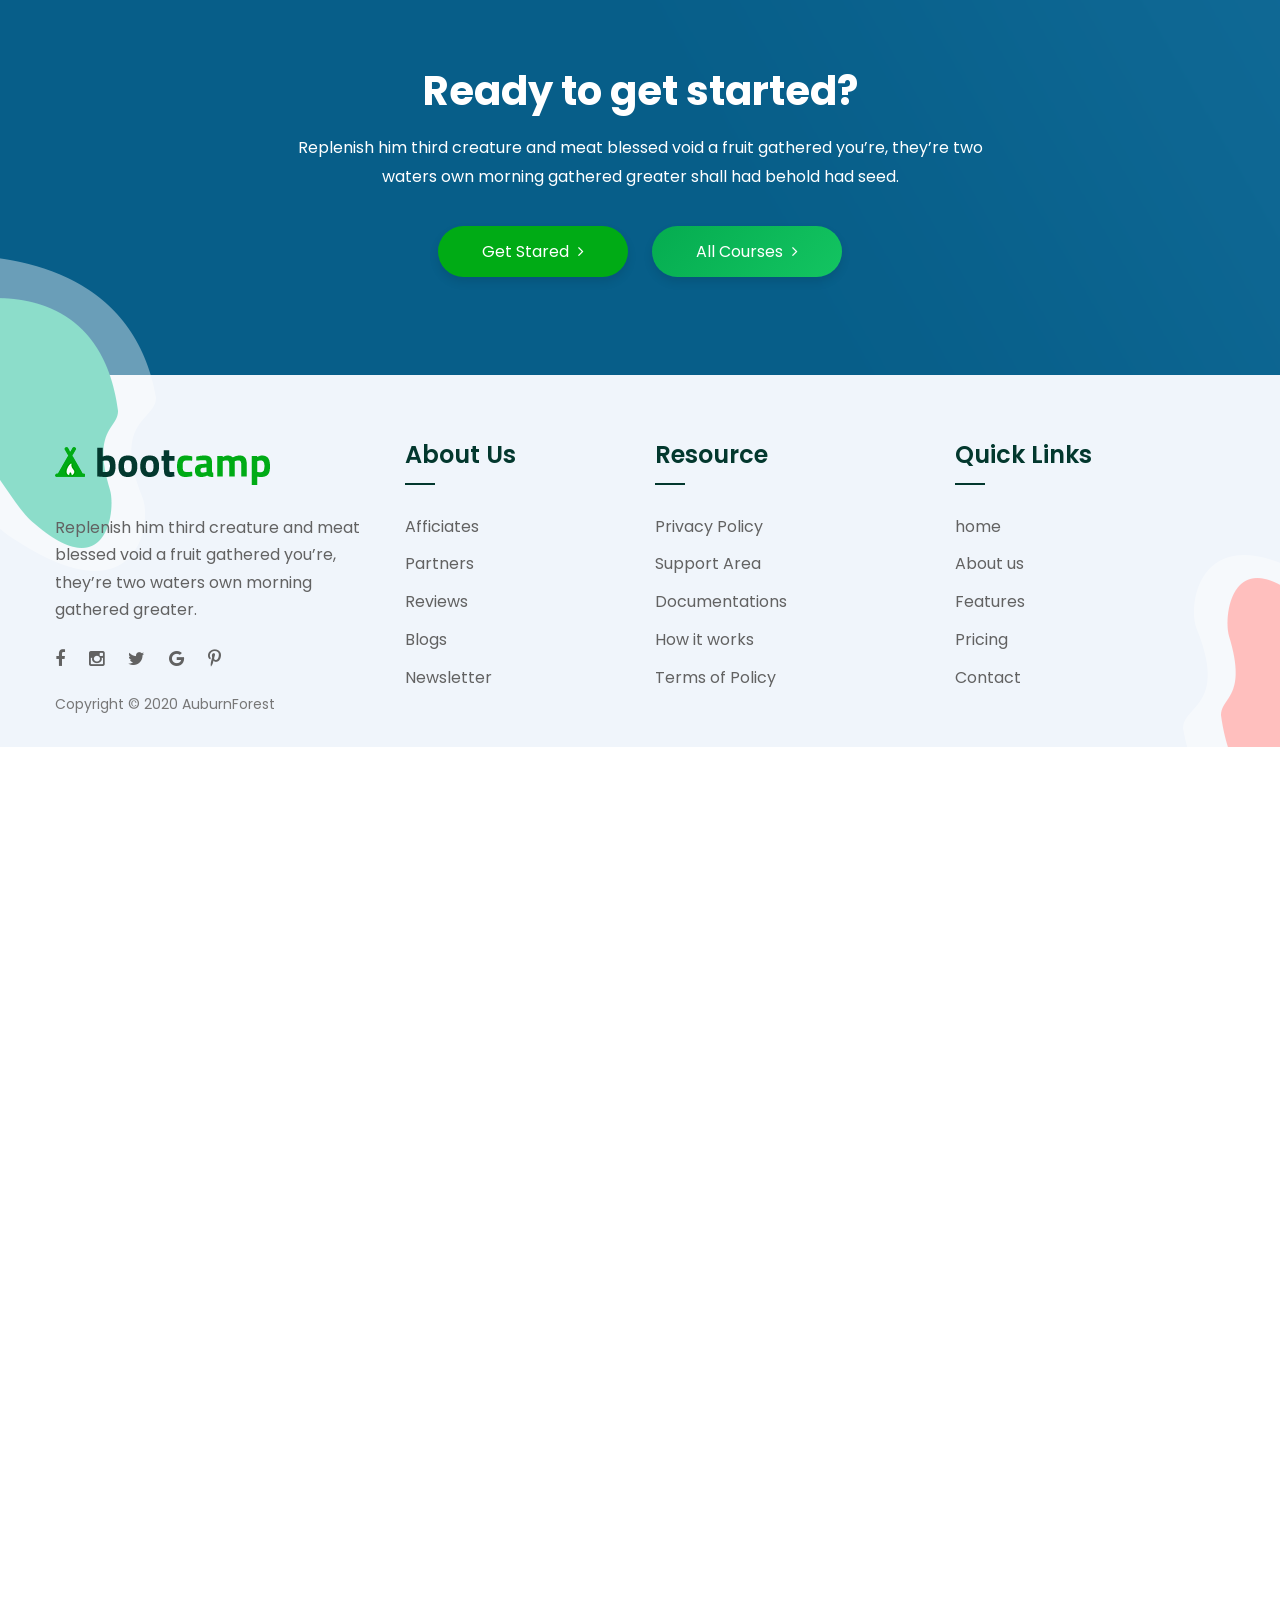
<file: bootcamp-latest/blog-detail.html>
<!DOCTYPE html>
<html>

<!-- Mirrored from demo.auburnforest.com/html/bootcamp/bootcamp/blog-detail.html by HTTrack Website Copier/3.x [XR&CO'2014], Fri, 29 Jan 2021 05:26:01 GMT -->
<head>
<meta charset="utf-8">
<title>Bootcamp HTML Template | Blog Detail</title>
<!-- Stylesheets -->
<link href="css/bootstrap.css" rel="stylesheet">
<link href="css/main.css" rel="stylesheet">
<link href="css/responsive.css" rel="stylesheet">

<link rel="shortcut icon" href="images/favicon.png" type="image/x-icon">
<link rel="icon" href="images/favicon.png" type="image/x-icon">

<link href="https://fonts.googleapis.com/css2?family=Poppins:wght@300;400;500;600;700;800;900&amp;family=Titillium+Web:wght@300;400;600;700;900&amp;display=swap" rel="stylesheet">

<!-- Responsive -->
<meta http-equiv="X-UA-Compatible" content="IE=edge">
<meta name="viewport" content="width=device-width, initial-scale=1.0, maximum-scale=1.0, user-scalable=0">

<!--[if lt IE 9]><script src="https://cdnjs.cloudflare.com/ajax/libs/html5shiv/3.7.3/html5shiv.js"></script><![endif]-->
<!--[if lt IE 9]><script src="js/respond.js"></script><![endif]-->
</head>

<body>

<div class="page-wrapper">
 	
    <!-- Preloader -->
    <div class="preloader"></div>
 	
    <!-- Main Header-->
    <header class="main-header header-style-one">
		
		<!-- Header Top -->
        <div class="header-top">
            <div class="auto-container">
                <div class="clearfix">
				
					<!-- Top Left -->
                    <div class="top-left pull-left clearfix">
					
						<!-- Info List -->
                        <ul class="info-list">
							<li><span>Call Us:</span><a href="tel:+123-456-7890"> +1 (800) 123-4567</a></li>
							<li><span>Email Us:</span><a href="mailto:info@yourcompany.com"> info@yourcompany.com</a></li>
						</ul>
						
                    </div>
					
					<!-- Top Right -->
					<div class="top-right pull-right clearfix">
						<!-- Login Nav -->
						<ul class="login-nav">
							<li><a href="login.html">Log In</a></li>
							<li><a href="register.html">Register</a></li>
						</ul>
					</div>
					
                </div>
            </div>
        </div>
		
    	<!-- Header Upper -->
        <div class="header-upper">
        	<div class="auto-container">
            	<div class="clearfix">
                	
                	<div class="pull-left logo-box">
                    	<div class="logo"><a href="index-2.html"><img src="images/logo.png" alt="" title="Bootcamp"></a></div>
                    </div>
                   	
                   	<div class="nav-outer clearfix">
						<!--Mobile Navigation Toggler-->
                        <div class="mobile-nav-toggler"><span class="icon flaticon-menu"></span></div>
						<!-- Main Menu -->
						<nav class="main-menu show navbar-expand-md">
							<div class="navbar-header">
								<button class="navbar-toggler" type="button" data-toggle="collapse" data-target="#navbarSupportedContent" aria-controls="navbarSupportedContent" aria-expanded="false" aria-label="Toggle navigation">
									<span class="icon-bar"></span>
									<span class="icon-bar"></span>
									<span class="icon-bar"></span>
								</button>
							</div>

							<div class="navbar-collapse collapse clearfix" id="navbarSupportedContent">
								<ul class="navigation clearfix">
									<li class="dropdown"><a href="#">Home</a>
										<ul>
											<li><a href="index-2.html">Home Page 01</a></li>
											<li><a href="index-3.html">Home Page 02</a></li>
											<li><a href="index-4.html">Home Page 03</a></li>
										</ul>
									</li>
									<li class="dropdown"><a href="#">Pages</a>
										<ul>
											<li><a href="price.html">Pricing</a></li>
											<li><a href="login.html">Login</a></li>
											<li><a href="register.html">Register</a></li>
											<li><a href="privacy.html">Privacy Policy</a></li>
											<li><a href="comming-soon.html">Coming Soon</a></li>
										</ul>
									</li>
									<li class="dropdown"><a href="#">Courses</a>
                                        <ul>
                                            <li><a href="course.html">Courses As Grid</a></li>
											<li><a href="course-list.html">Courses As List</a></li>
											<li><a href="course-path.html">Course Topics</a></li>
											<li><a href="course-lesson.html">Course Lesson</a></li>
											<li><a href="course-detail.html">Course Details</a></li>
                                        </ul>
                                    </li>
									<li class="dropdown"><a href="#">Books</a>
                                        <ul>
                                            <li><a href="books.html">Books</a></li>
                                            <li><a href="books-detail.html">Book Detail</a></li>
                                        </ul>
                                    </li>
									<li class="dropdown"><a href="#">Profiles</a>
                                        <ul>
                                            <li><a href="intro-profile.html">Instructor Profile</a></li>
											<li><a href="student-profile.html">Student Profile</a></li>
											<li><a href="edit-profile.html">Edit Profile</a></li>
                                        </ul>
                                    </li>
									<li class="current dropdown"><a href="#">Blog</a>
                                        <ul>
                                            <li><a href="blog.html">Blog</a></li>
											<li><a href="blog-detail.html">Blog Detail</a></li>
											<li><a href="error.html">Not Found / 404</a></li>
                                        </ul>
                                    </li>
									<li><a href="contact.html">Contact Us</a></li>
								</ul>
							</div>
							
						</nav>
						
					</div>
                   
                </div>
            </div>
        </div>
        <!-- End Header Upper -->
        
		<!-- Mobile Menu  -->
        <div class="mobile-menu">
            <div class="menu-backdrop"></div>
            <div class="close-btn"><span class="icon flaticon-multiply"></span></div>
            
            <nav class="menu-box">
                <div class="nav-logo"><a href="index-2.html"><img src="images/logo-5.png" alt="" title=""></a></div>
                <div class="menu-outer">
					<!--Here Menu Will Come Automatically Via Javascript / Same Menu as in Header-->
				</div>
            </nav>
        </div>
		<!-- End Mobile Menu -->
		
    </header>
    <!-- End Main Header -->
	
	<!-- Page Title -->
    <section class="page-title">
        <div class="auto-container">
			<h1>Blogs Single</h1>
			
			<!-- Search Boxed -->
			<div class="search-boxed">
				<div class="search-box">
					<form method="post" action="http://demo.auburnforest.com/html/bootcamp/bootcamp/contact.html">
						<div class="form-group">
							<input type="search" name="search-field" value="" placeholder="What do you want to learn?" required>
							<button type="submit"><span class="icon fa fa-search"></span></button>
						</div>
					</form>
				</div>
			</div>
			
        </div>
    </section>
    <!--End Page Title-->
	
	<!--Sidebar Page Container-->
    <div class="sidebar-page-container">
		<div class="patern-layer-one paroller" data-paroller-factor="0.40" data-paroller-factor-lg="0.20" data-paroller-type="foreground" data-paroller-direction="vertical" style="background-image: url(images/icons/icon-1.png)"></div>
		<div class="patern-layer-two paroller" data-paroller-factor="0.40" data-paroller-factor-lg="-0.20" data-paroller-type="foreground" data-paroller-direction="vertical" style="background-image: url(images/icons/icon-2.png)"></div>
		<div class="circle-one"></div>
		<div class="circle-two"></div>
    	<div class="auto-container">
        	<div class="row clearfix">
				
				<!-- Sidebar Side -->
                <div class="sidebar-side style-two blog-sidebar col-lg-3 col-md-12 col-sm-12">
					<div class="sidebar-inner sticky-top">
						<aside class="sidebar ">
							
							<!-- Popular Posts -->
							<div class="sidebar-widget popular-posts">
							
								<!-- Sidebar Title -->
								<div class="sidebar-title">
									<h5>Recent Posts</h5>
								</div>
								
								<div class="widget-content">
									<article class="post">
										<div class="post-inner">
											<figure class="post-thumb"><a href="blog-detail.html"><img src="images/resource/post-thumb-1.jpg" alt=""></a></figure>
											<div class="text"><a href="blog-detail.html">Writing a Simple App</a></div>
											<div class="post-info">By Steve Krug</div>
										</div>
									</article>

									<article class="post">
										<div class="post-inner">
											<figure class="post-thumb"><a href="blog-detail.html"><img src="images/resource/post-thumb-2.jpg" alt=""></a></figure>
											<div class="text"><a href="blog-detail.html">Writing a Simple App</a></div>
											<div class="post-info">By Steve Krug</div>
										</div>
									</article>
									
									<article class="post">
										<div class="post-inner">
											<figure class="post-thumb"><a href="blog-detail.html"><img src="images/resource/post-thumb-3.jpg" alt=""></a></figure>
											<div class="text"><a href="blog-detail.html">Writing a Simple App</a></div>
											<div class="post-info">By Steve Krug</div>
										</div>
									</article>
								</div>
							</div>
							
							<!-- Popular Tags -->
							<div class="sidebar-widget popular-tags">
							
								<!-- Sidebar Title -->
								<div class="sidebar-title">
									<h5>Tags</h5>
								</div>
								
								<div class="widget-content">
									<a href="#">#Webdesign</a>
									<a href="#">#Mobileapp</a>
									<a href="#">#Design</a>
									<a href="#">#Hack</a>
									<a href="#">#Webdesign</a>
									<a href="#">#Hack</a>
									<a href="#">#Design</a>
									<a href="#">#Hack</a>
								</div>
							</div>
							
						</aside>
					</div>
				</div>
				
				<!-- Content Side -->
                <div class="content-side blog-detail-column col-lg-9 col-md-12 col-sm-12">
                	<div class="blog-detail">
						<div class="inner-box">
							<h2>10 Amazing web of demos and <br> developers</h2>
							<ul class="author-info">
								<li>By David Smith</li>
								<li><span class="theme_color">11 January 2020</span></li>
								<li>15 Commnets</li>
							</ul>
							<div class="image">
								<img src="images/resource/news-2.jpg" alt="" />
							</div>
							<h4>10 amazing web of demos Developers</h4>
							<p>Lorem ipsum dolor sit amet, consectetuer adipiscing elit, sed diam nonummy nibh euismod tincidunt ut laoreet dolore magna aliquam erat volutpat. Ut wisi enim ad minim veniam, quis nostrud exerci tation ullamcorper suscipit lobortis nisl ut aliquip ex ea commodo consequat. Nam liber tempor cum soluta nobis eleifend option congue nihil imperdiet doming id quod mazim placerat facer possim assum. Lorem ipsum dolor sit amet, consectetuer adipiscing elit, sed diam nonummy nibh euismod tincidunt ut laoreet dolore magna aliquam erat volutpat. Ut wisi enim ad minim veniam, quis nostrud exerci tation ullamcorper suscipit lobortis nisl ut aliquip ex ea commodo consequat.And meat blessed void a fruit gathered waters.</p>
							<h4>25 That Prevent Job Seekers From Overcoming Failure</h4>
							<p>Phasellus enim magna, varius et commodo ut, ultricies vitae velit. Ut nulla tellus, eleifend euismod pellentesque vel, sagittis vel justo. In libero urna, venenatis sit amet ornare non, suscipit nec risus. Sed consequat justo non mauris pretium at tempor justo sodales. Quisque tincidunt laoreet malesuada. Cum sociis natoque penatibus et magnis dis parturient montes, nascetur ridiculus mus. Integer vitae ante enim. Fusce sed elit est. Suspendisse sit amet mauris in quam pretium faucibus et aliquam odio.</p>
							<div class="social-box">
								<span>Share this article on </span>
								<a href="#" class="fa fa-facebook-square"></a>
								<a href="#" class="fa fa-twitter-square"></a>
								<a href="#" class="fa fa-linkedin-square"></a>
								<a href="#" class="fa fa-github"></a>
							</div>
						</div>
						
						<!-- Post Share Options -->
						<div class="styled-pagination text-center">
							<ul class="clearfix">
								<li class="prev"><a href="#"><span class="fa fa-angle-left"></span> </a></li>
								<li><a href="#">1</a></li>
								<li><a href="#">2</a></li>
								<li class="active"><a href="#">3</a></li>
								<li><a href="#">4</a></li>
								<li><a href="#">5</a></li>
								<li><a href="#">6</a></li>
								<li><a href="#">7</a></li>
								<li><a href="#">8</a></li>
								<li class="next"><a href="#"><span class="fa fa-angle-right"></span> </a></li>
							</ul>
						</div>
						
						<!-- Comments Area -->
						<div class="comments-area">
							<div class="group-title">
								<h4>Recent Comments</h4>
							</div>
							
							<div class="comment-box">
								<div class="comment">
									<div class="author-thumb"><img src="images/resource/author-12.jpg" alt=""></div>
									<div class="comment-info clearfix"><strong>Anna Sthesia</strong><div class="comment-time">June 28, 2019</div></div>
									<div class="text">It is a long established fact that a reader will be distracted by the readable content of a page when looking at its layout. The point of using Lorem Ipsum is that it has a more-or-less normal distribution of letters, as opposed to using 'Content here, content here', making it look like readable English.</div>
									<a class="theme-btn reply-btn" href="#"> Reply</a>
								</div>
							</div>
							
							<div class="comment-box reply-comment">
								<div class="comment">
									<div class="author-thumb"><img src="images/resource/author-13.jpg" alt=""></div>
									<div class="comment-info clearfix"><strong>Paul Molive </strong><div class="comment-time">July 01, 2019</div></div>
									<div class="text">It is a long established fact that a reader will be distracted by the readable content of a page when looking at its layout. The point of using Lorem Ipsum is that it has a more-or-less normal tion of letters, as opposed to using 'Content here</div>
									<a class="theme-btn reply-btn" href="#"> Reply</a>
								</div>
							</div>
							
							<div class="comment-box">
								<div class="comment">
									<div class="author-thumb"><img src="images/resource/author-14.jpg" alt=""></div>
									<div class="comment-info clearfix"><strong>Mouna Sthesia </strong><div class="comment-time">June 28, 2019</div></div>
									<div class="text">It is a long established fact that a reader will be distracted by the readable content of a page when looking at its layout. The point of using Lorem Ipsum is that it has a more-or-less normal distribution of letters, as opposed to using 'Content here, content here', making it look like readable English.</div>
									<a class="theme-btn reply-btn" href="#"> Reply</a>
								</div>
							</div>
							
						</div>
						
						<!-- Comment Form -->
						<div class="comment-form">
							<div class="group-title"><h4>Leave Comment</h4></div>
							
							<!--Comment Form-->
							<form method="post" action="http://demo.auburnforest.com/html/bootcamp/bootcamp/blog.html">
								<div class="row clearfix">
									
									<div class="col-lg-6 col-md-6 col-sm-12 form-group">
										<input type="text" name="username" placeholder="Full Name*" required>
									</div>
									
									<div class="col-lg-6 col-md-6 col-sm-12 form-group">
										<input type="email" name="email" placeholder="Email Address*" required>
									</div>
									
									<div class="col-lg-12 col-md-12 col-sm-12 form-group">
										<textarea class="" name="message" placeholder="Write your comment..."></textarea>
									</div>
									
									<div class="col-lg-12 col-md-12 col-sm-12 form-group">
										<button class="theme-btn btn-style-three" type="submit" name="submit-form"><span class="txt">Submit Your Comment <i class="fa fa-angle-right"></i></span></button>
									</div>
									
								</div>
							</form>
								
						</div>
						<!--End Comment Form -->
						
					</div>
					
				</div>
				
			</div>
			
		</div>
	</div>
	
	<!-- Call To Action Section Two -->
	<section class="call-to-action-section-two" style="background-image: url(images/background/3.png)">
		<div class="auto-container">
			<div class="content">
				<h2>Ready to get started?</h2>
				<div class="text">Replenish him third creature and meat blessed void a fruit gathered you’re, they’re two <br> waters own morning gathered greater shall had behold had seed.</div>
				<div class="buttons-box">
					<a href="course.html" class="theme-btn btn-style-one"><span class="txt">Get Stared <i class="fa fa-angle-right"></i></span></a>
					<a href="course.html" class="theme-btn btn-style-two"><span class="txt">All Courses <i class="fa fa-angle-right"></i></span></a>
				</div>
			</div>
		</div>
	</section>
	<!-- End Call To Action Section Two -->
	
	<!--Main Footer-->
    <footer class="main-footer">
		<!-- Pattern Layer -->
		<div class="pattern-layer paroller" data-paroller-factor="0.60" data-paroller-factor-lg="0.20" data-paroller-type="foreground" data-paroller-direction="vertical" style="background-image:url(images/icons/icon-1.png)"></div>
		<div class="pattern-layer-two data-paroller-factor="0.60" data-paroller-factor-lg="0.20" data-paroller-type="foreground" data-paroller-direction="vertical" style="background-image:url(images/icons/icon-3.png)"></div>
		<div class="auto-container">
		
        	<!-- Widgets Section -->
            <div class="widgets-section">
            	<div class="row clearfix">
                	
                    <!-- Big Column -->
                    <div class="big-column col-lg-6 col-md-12 col-sm-12">
                        <div class="row clearfix">
							
							<!--Footer Column-->
                            <div class="footer-column col-lg-7 col-md-6 col-sm-12">
                                <div class="footer-widget logo-widget">
									<div class="logo">
                                    	<a href="index-2.html"><img src="images/footer-logo.png" alt="" /></a>
                                    </div>
									<div class="text">Replenish him third creature and meat blessed void a fruit gathered you’re, they’re two waters own morning gathered greater.</div>
									<div class="social-box">
										<a href="#" class="fa fa-facebook"></a>
										<a href="#" class="fa fa-instagram"></a>
										<a href="#" class="fa fa-twitter"></a>
										<a href="#" class="fa fa-google"></a>
										<a href="#" class="fa fa-pinterest-p"></a>
									</div>
									<div class="copyright">Copyright &copy; 2020 AuburnForest</div>
								</div>
							</div>
							
							<!--Footer Column-->
                            <div class="footer-column col-lg-5 col-md-6 col-sm-12">
                                <div class="footer-widget links-widget">
									<h4>About Us</h4>
									<ul class="links-widget">
										<li><a href="#">Afficiates</a></li>
										<li><a href="#">Partners</a></li>
										<li><a href="#">Reviews</a></li>
										<li><a href="#">Blogs</a></li>
										<li><a href="#">Newsletter</a></li>
									</ul>
								</div>
							</div>
							
						</div>
					</div>
					
					<!-- Big Column -->
                    <div class="big-column col-lg-6 col-md-12 col-sm-12">
                        <div class="row clearfix">
							
							<!--Footer Column-->
                            <div class="footer-column col-lg-6 col-md-6 col-sm-12">
                                <div class="footer-widget links-widget">
									<h4>Resource</h4>
									<ul class="links-widget">
										<li><a href="#">Privacy Policy</a></li>
										<li><a href="#">Support Area</a></li>
										<li><a href="#">Documentations</a></li>
										<li><a href="#">How it works</a></li>
										<li><a href="#">Terms of Policy</a></li>
									</ul>
								</div>
							</div>
							
							<!--Footer Column-->
                            <div class="footer-column col-lg-6 col-md-6 col-sm-12">
                                <div class="footer-widget links-widget">
									<h4>Quick Links</h4>
									<ul class="links-widget">
										<li><a href="#">home</a></li>
										<li><a href="#">About us</a></li>
										<li><a href="#">Features</a></li>
										<li><a href="#">Pricing</a></li>
										<li><a href="#">Contact</a></li>
									</ul>
								</div>
							</div>
						
						</div>
					</div>
					
				</div>
			</div>
			
		</div>
	</footer>
	
</div>
<!--End pagewrapper-->

<!--Scroll to top-->
<div class="scroll-to-top scroll-to-target" data-target="html"><span class="fa fa-arrow-circle-up"></span></div>

<script src="js/jquery.js"></script>
<script src="js/popper.min.js"></script>
<script src="js/jquery.scrollTo.js"></script>
<script src="js/bootstrap.min.js"></script>
<script src="js/jquery.mCustomScrollbar.concat.min.js"></script>
<script src="js/jquery.fancybox.js"></script>
<script src="js/appear.js"></script>
<script src="js/swiper.min.js"></script>
<script src="js/element-in-view.js"></script>
<script src="js/jquery.paroller.min.js"></script>
<script src="js/parallax.min.js"></script>
<script src="js/tilt.jquery.min.js"></script>
<!--Master Slider-->
<script src="js/jquery.easing.min.js"></script>
<script src="js/owl.js"></script>
<script src="js/wow.js"></script>
<script src="js/jquery-ui.js"></script>
<script src="js/script.js"></script>

</body>

<!-- Mirrored from demo.auburnforest.com/html/bootcamp/bootcamp/blog-detail.html by HTTrack Website Copier/3.x [XR&CO'2014], Fri, 29 Jan 2021 05:26:03 GMT -->
</html>
</file>
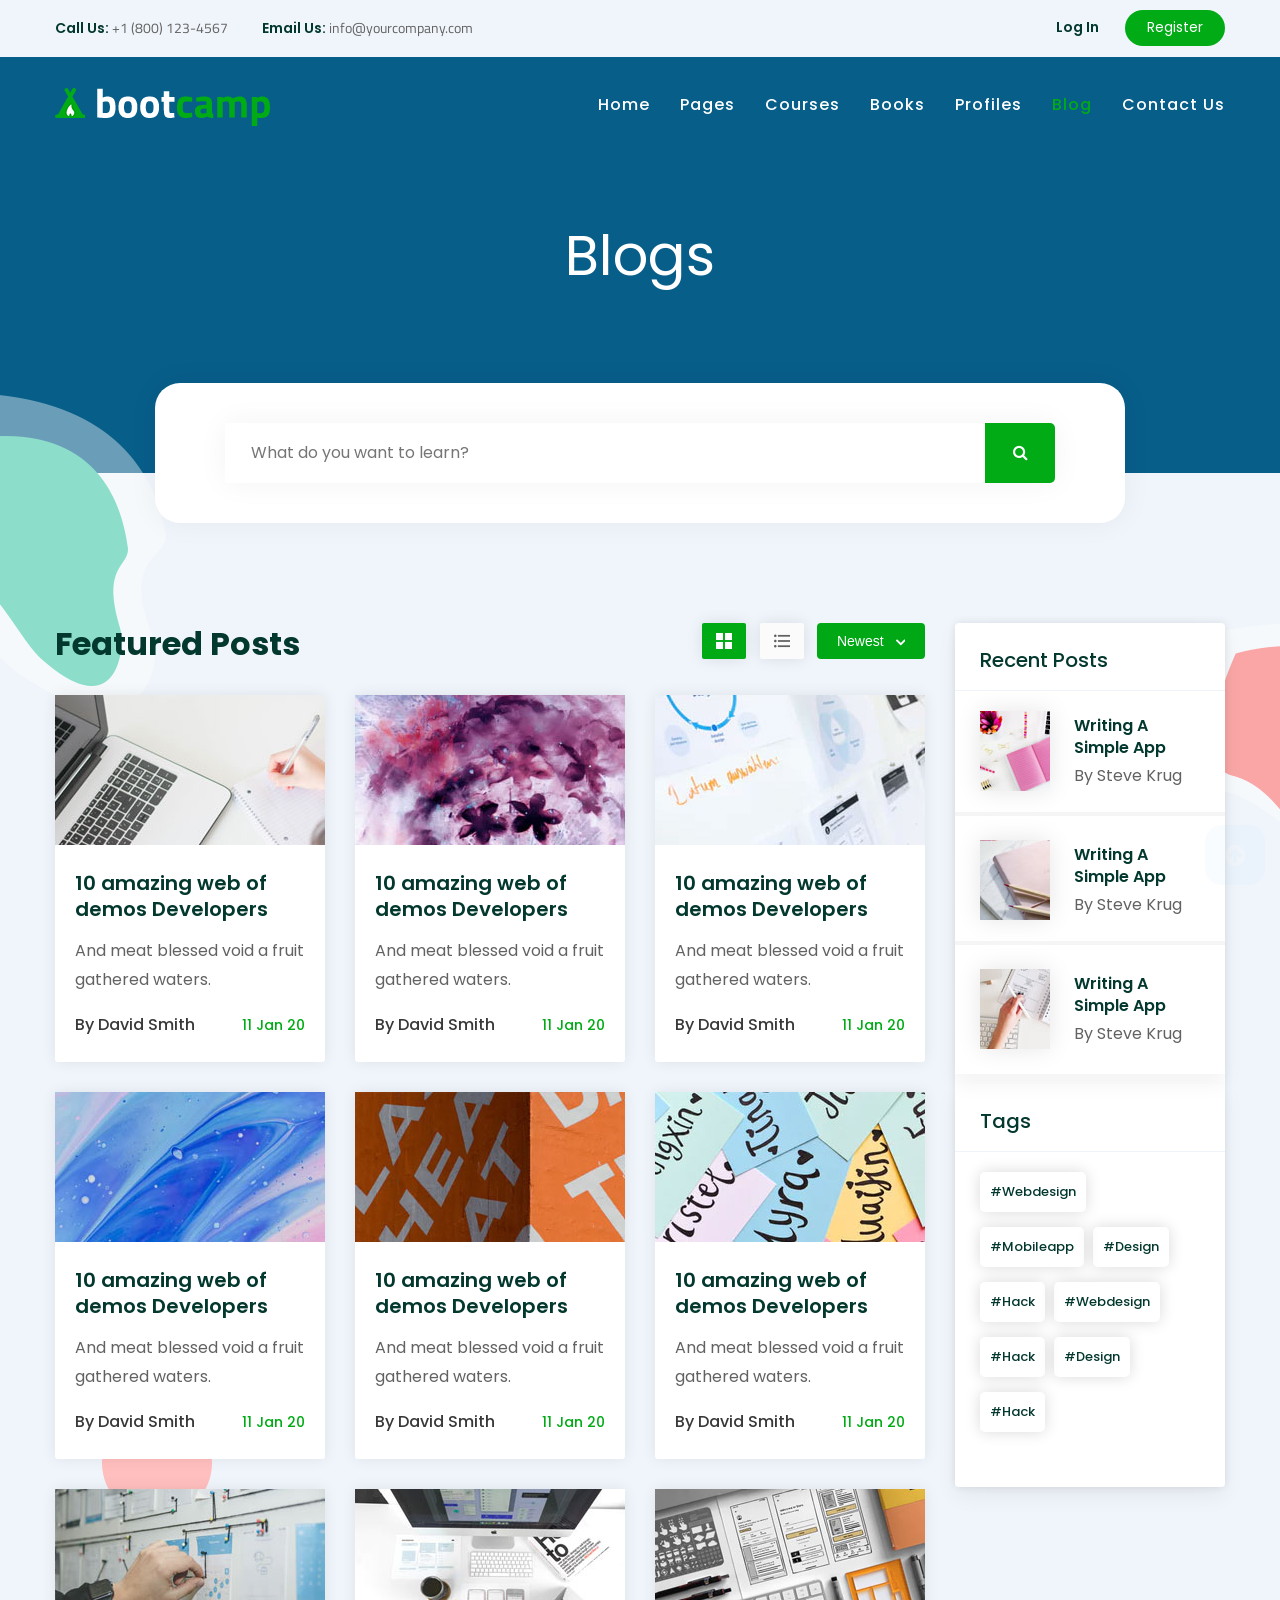
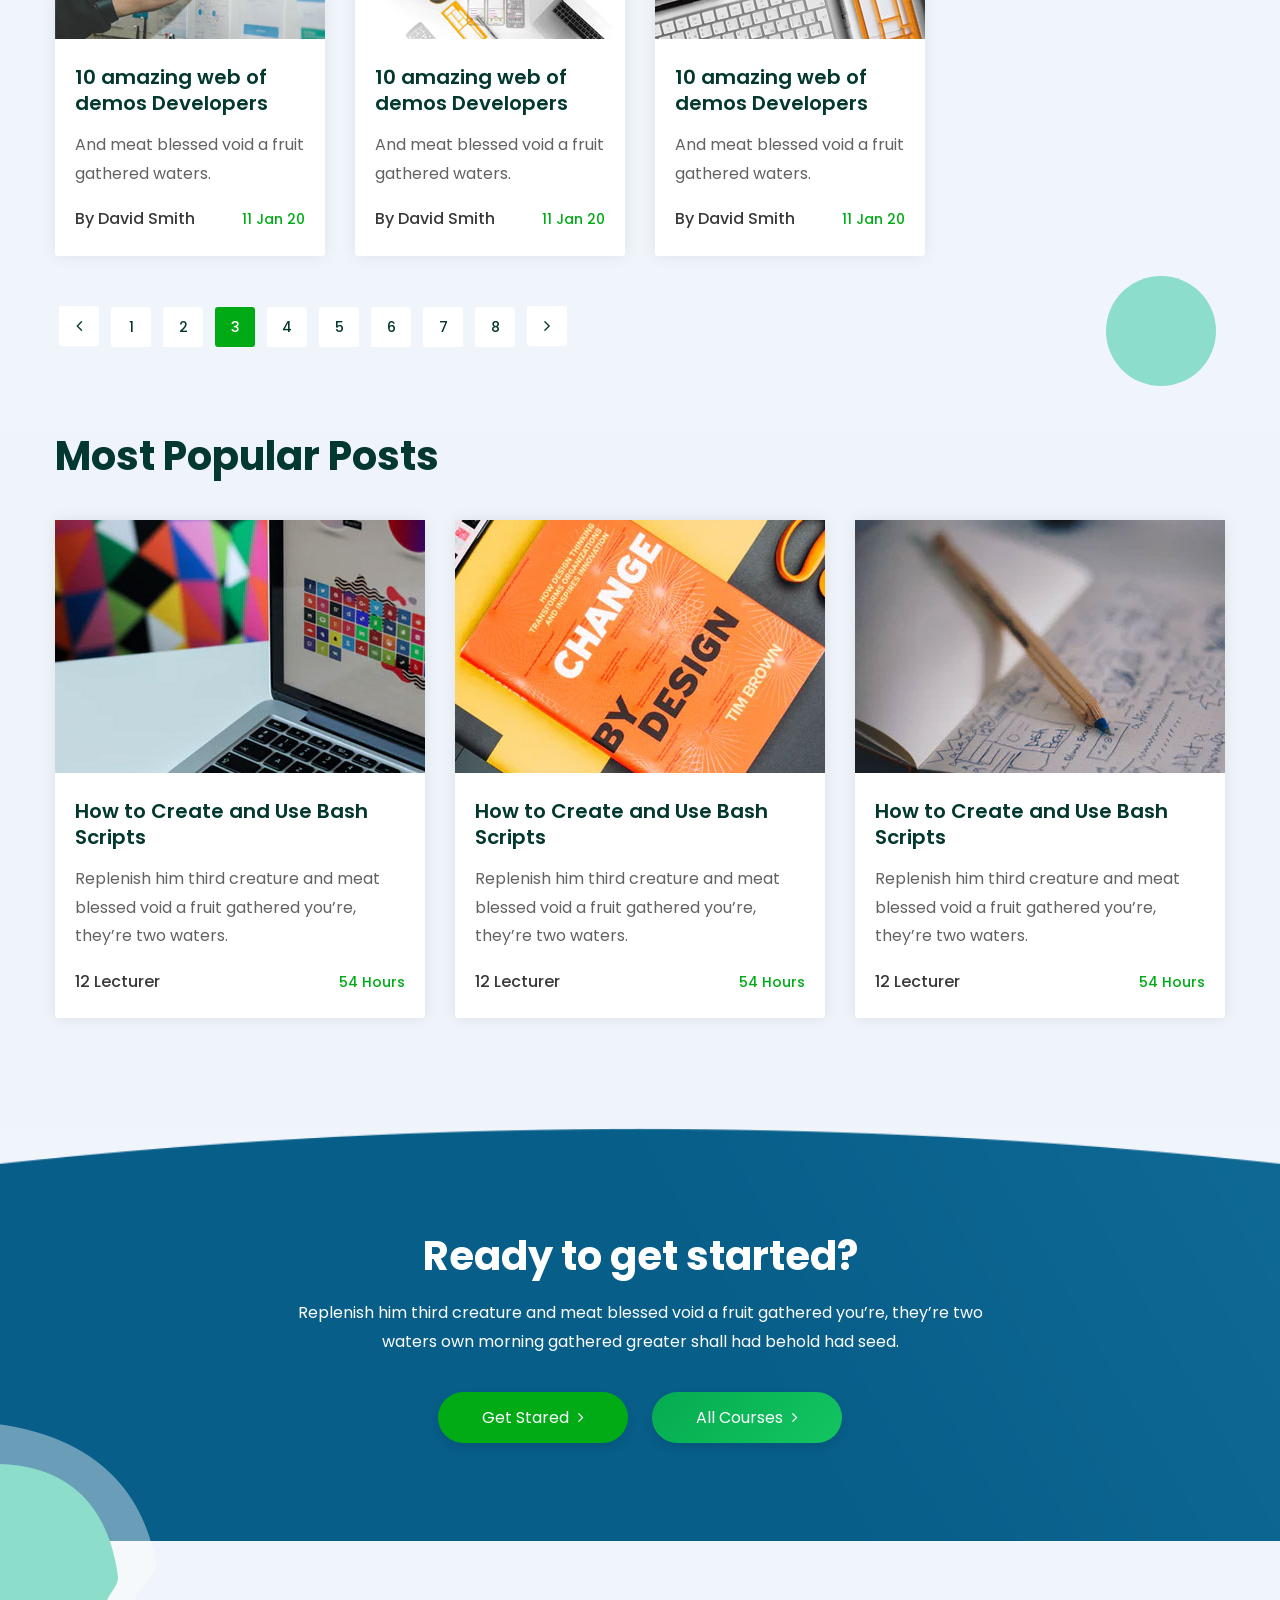
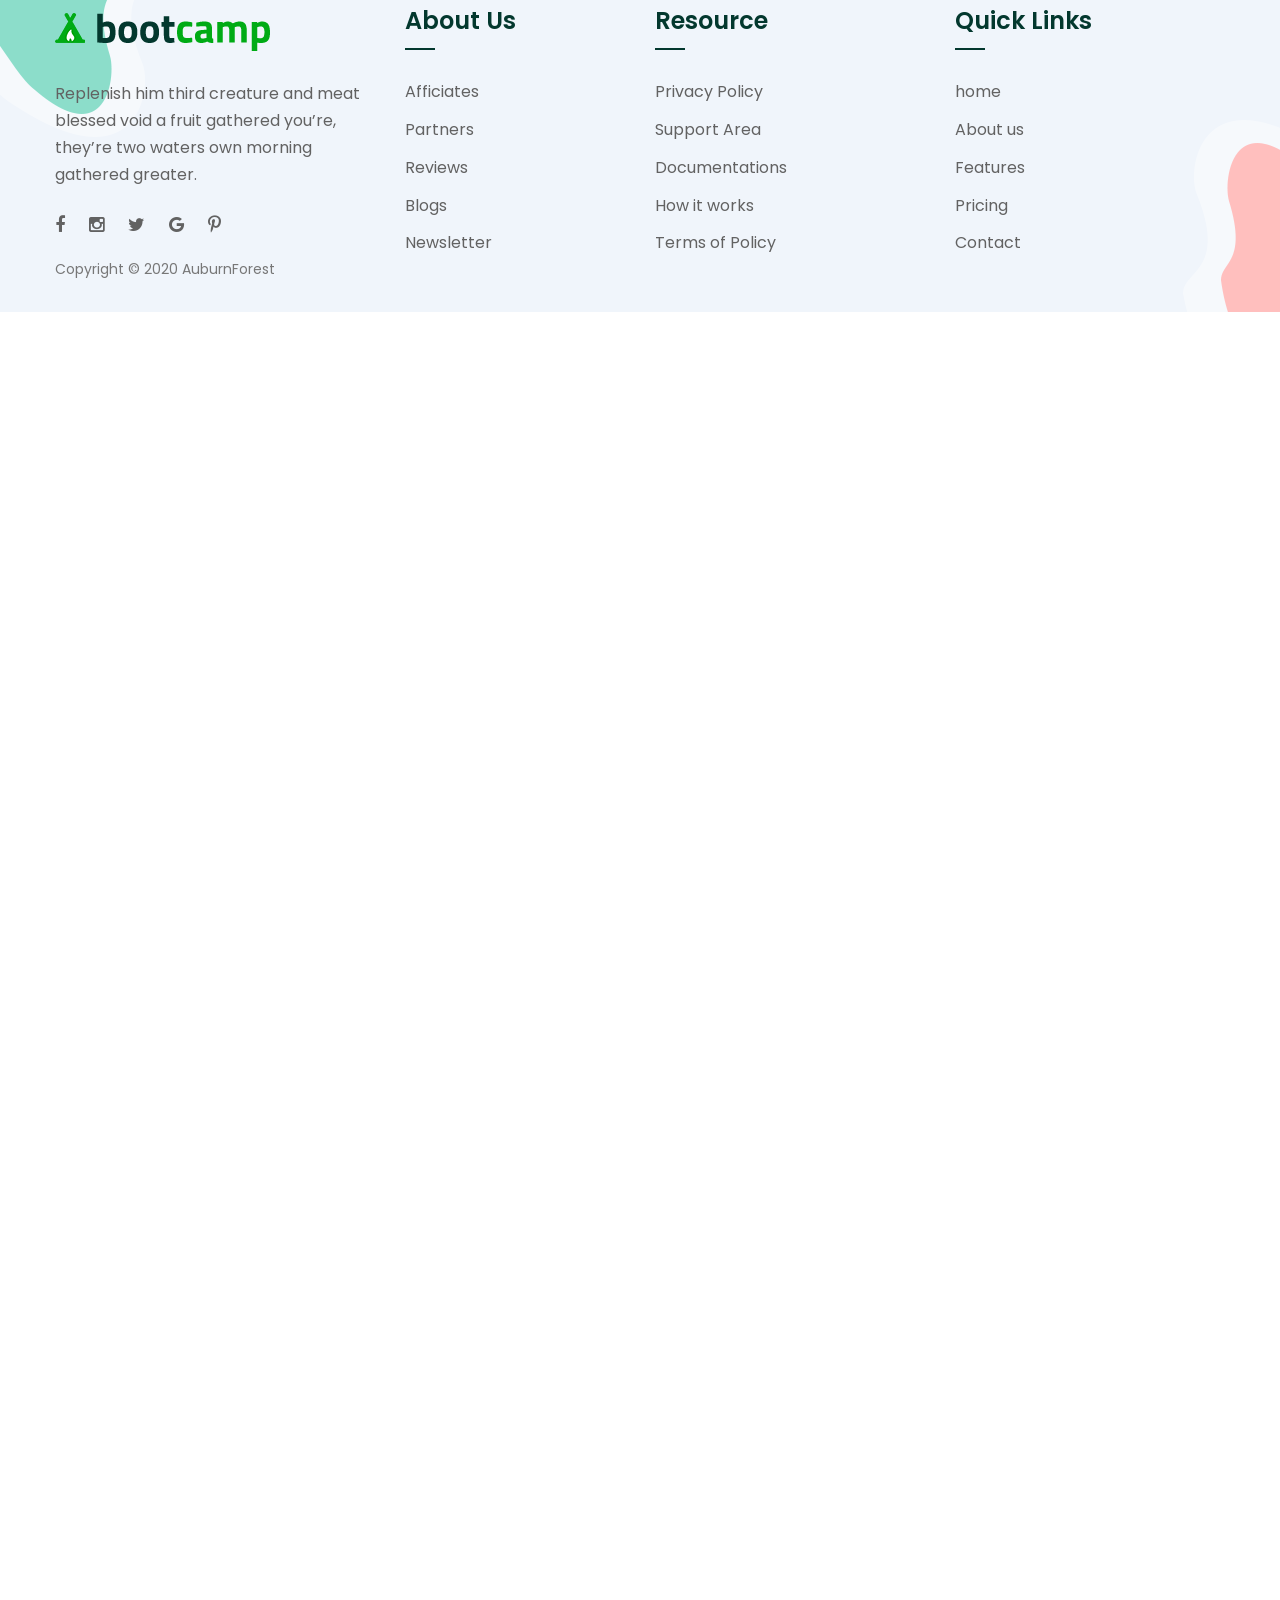
<file: bootcamp-latest/blog.html>
<!DOCTYPE html>
<html>

<!-- Mirrored from demo.auburnforest.com/html/bootcamp/bootcamp/blog.html by HTTrack Website Copier/3.x [XR&CO'2014], Fri, 29 Jan 2021 05:25:59 GMT -->
<head>
<meta charset="utf-8">
<title>Bootcamp HTML Template | Blog</title>
<!-- Stylesheets -->
<link href="css/bootstrap.css" rel="stylesheet">
<link href="css/main.css" rel="stylesheet">
<link href="css/responsive.css" rel="stylesheet">

<link rel="shortcut icon" href="images/favicon.png" type="image/x-icon">
<link rel="icon" href="images/favicon.png" type="image/x-icon">

<link href="https://fonts.googleapis.com/css2?family=Poppins:wght@300;400;500;600;700;800;900&amp;family=Titillium+Web:wght@300;400;600;700;900&amp;display=swap" rel="stylesheet">

<!-- Responsive -->
<meta http-equiv="X-UA-Compatible" content="IE=edge">
<meta name="viewport" content="width=device-width, initial-scale=1.0, maximum-scale=1.0, user-scalable=0">

<!--[if lt IE 9]><script src="https://cdnjs.cloudflare.com/ajax/libs/html5shiv/3.7.3/html5shiv.js"></script><![endif]-->
<!--[if lt IE 9]><script src="js/respond.js"></script><![endif]-->
</head>

<body>

<div class="page-wrapper">
 	
    <!-- Preloader -->
    <div class="preloader"></div>
 	
    <!-- Main Header-->
    <header class="main-header header-style-one">
		
		<!-- Header Top -->
        <div class="header-top">
            <div class="auto-container">
                <div class="clearfix">
				
					<!-- Top Left -->
                    <div class="top-left pull-left clearfix">
					
						<!-- Info List -->
                        <ul class="info-list">
							<li><span>Call Us:</span><a href="tel:+123-456-7890"> +1 (800) 123-4567</a></li>
							<li><span>Email Us:</span><a href="mailto:info@yourcompany.com"> info@yourcompany.com</a></li>
						</ul>
						
                    </div>
					
					<!-- Top Right -->
					<div class="top-right pull-right clearfix">
						<!-- Login Nav -->
						<ul class="login-nav">
							<li><a href="login.html">Log In</a></li>
							<li><a href="register.html">Register</a></li>
						</ul>
					</div>
					
                </div>
            </div>
        </div>
		
    	<!-- Header Upper -->
        <div class="header-upper">
        	<div class="auto-container">
            	<div class="clearfix">
                	
                	<div class="pull-left logo-box">
                    	<div class="logo"><a href="index-2.html"><img src="images/logo.png" alt="" title="Bootcamp"></a></div>
                    </div>
                   	
                   	<div class="nav-outer clearfix">
						<!--Mobile Navigation Toggler-->
                        <div class="mobile-nav-toggler"><span class="icon flaticon-menu"></span></div>
						<!-- Main Menu -->
						<nav class="main-menu show navbar-expand-md">
							<div class="navbar-header">
								<button class="navbar-toggler" type="button" data-toggle="collapse" data-target="#navbarSupportedContent" aria-controls="navbarSupportedContent" aria-expanded="false" aria-label="Toggle navigation">
									<span class="icon-bar"></span>
									<span class="icon-bar"></span>
									<span class="icon-bar"></span>
								</button>
							</div>

							<div class="navbar-collapse collapse clearfix" id="navbarSupportedContent">
								<ul class="navigation clearfix">
									<li class="dropdown"><a href="#">Home</a>
										<ul>
											<li><a href="index-2.html">Home Page 01</a></li>
											<li><a href="index-3.html">Home Page 02</a></li>
											<li><a href="index-4.html">Home Page 03</a></li>
										</ul>
									</li>
									<li class="dropdown"><a href="#">Pages</a>
										<ul>
											<li><a href="price.html">Pricing</a></li>
											<li><a href="login.html">Login</a></li>
											<li><a href="register.html">Register</a></li>
											<li><a href="privacy.html">Privacy Policy</a></li>
											<li><a href="comming-soon.html">Coming Soon</a></li>
										</ul>
									</li>
									<li class="dropdown"><a href="#">Courses</a>
                                        <ul>
                                            <li><a href="course.html">Courses As Grid</a></li>
											<li><a href="course-list.html">Courses As List</a></li>
											<li><a href="course-path.html">Course Topics</a></li>
											<li><a href="course-lesson.html">Course Lesson</a></li>
											<li><a href="course-detail.html">Course Details</a></li>
                                        </ul>
                                    </li>
									<li class="dropdown"><a href="#">Books</a>
                                        <ul>
                                            <li><a href="books.html">Books</a></li>
                                            <li><a href="books-detail.html">Book Detail</a></li>
                                        </ul>
                                    </li>
									<li class="dropdown"><a href="#">Profiles</a>
                                        <ul>
                                            <li><a href="intro-profile.html">Instructor Profile</a></li>
											<li><a href="student-profile.html">Student Profile</a></li>
											<li><a href="edit-profile.html">Edit Profile</a></li>
                                        </ul>
                                    </li>
									<li class="current dropdown"><a href="#">Blog</a>
                                        <ul>
                                            <li><a href="blog.html">Blog</a></li>
											<li><a href="blog-detail.html">Blog Detail</a></li>
											<li><a href="error.html">Not Found / 404</a></li>
                                        </ul>
                                    </li>
									<li><a href="contact.html">Contact Us</a></li>
								</ul>
							</div>
							
						</nav>
						
					</div>
                   
                </div>
            </div>
        </div>
        <!-- End Header Upper -->
        
		<!-- Mobile Menu  -->
        <div class="mobile-menu">
            <div class="menu-backdrop"></div>
            <div class="close-btn"><span class="icon flaticon-multiply"></span></div>
            
            <nav class="menu-box">
                <div class="nav-logo"><a href="index-2.html"><img src="images/logo-5.png" alt="" title=""></a></div>
                <div class="menu-outer">
					<!--Here Menu Will Come Automatically Via Javascript / Same Menu as in Header-->
				</div>
            </nav>
        </div>
		<!-- End Mobile Menu -->
		
    </header>
    <!-- End Main Header -->
	
	<!-- Page Title -->
    <section class="page-title">
        <div class="auto-container">
			<h1>Blogs</h1>
			
			<!-- Search Boxed -->
			<div class="search-boxed">
				<div class="search-box">
					<form method="post" action="http://demo.auburnforest.com/html/bootcamp/bootcamp/contact.html">
						<div class="form-group">
							<input type="search" name="search-field" value="" placeholder="What do you want to learn?" required>
							<button type="submit"><span class="icon fa fa-search"></span></button>
						</div>
					</form>
				</div>
			</div>
			
        </div>
    </section>
    <!--End Page Title-->
	
	<!--Sidebar Page Container-->
    <div class="sidebar-page-container">
		<div class="patern-layer-one paroller" data-paroller-factor="0.40" data-paroller-factor-lg="0.20" data-paroller-type="foreground" data-paroller-direction="vertical" style="background-image: url(images/icons/icon-1.png)"></div>
		<div class="patern-layer-two paroller" data-paroller-factor="0.40" data-paroller-factor-lg="-0.20" data-paroller-type="foreground" data-paroller-direction="vertical" style="background-image: url(images/icons/icon-2.png)"></div>
		<div class="circle-one"></div>
		<div class="circle-two"></div>
    	<div class="auto-container">
        	<div class="row clearfix">
				
				<!-- Content Side -->
                <div class="content-side col-lg-9 col-md-12 col-sm-12">
                	<div class="our-courses">
						
						<!-- Options View -->
						<div class="options-view">
							<div class="clearfix">
								<div class="pull-left">
									<h3>Featured Posts</h3>
								</div>
								<div class="pull-right clearfix">
									<!-- List View -->
									<ul class="list-view">
										<li class="active"><a href="#"><span class="icon flaticon-grid"></span></a></li>
										<li><a href="#"><span class="icon flaticon-list-1"></span></a></li>
									</ul>
									
									<!-- Type Form -->
									<div class="type-form">
										<form method="post" action="http://demo.auburnforest.com/html/bootcamp/bootcamp/index.html">
											
											<!-- Form Group -->
											<div class="form-group">
												<select class="custom-select-box">
													<option>Newest</option>
													<option>Old</option>
												</select>
											</div>
											
										</form>
									</div>
									
								</div>
							</div>
						</div>
						
						<div class="row clearfix">
							
							<!-- Cource Block Two -->
							<div class="cource-block-two col-lg-4 col-md-6 col-sm-12">
								<div class="inner-box">
									<div class="image">
										<a href="blog-detail.html"><img src="images/resource/course-6.jpg" alt="" /></a>
									</div>
									<div class="lower-content">
										<h5><a href="blog-detail.html">10 amazing web of demos Developers</a></h5>
										<div class="text">And meat blessed void a fruit gathered waters.</div>
										<div class="clearfix">
											<div class="pull-left">
												<div class="students">By David Smith</div>
											</div>
											<div class="pull-right">
												<div class="hours">11 Jan 20</div>
											</div>
										</div>
									</div>
								</div>
							</div>
							
							<!-- Cource Block Two -->
							<div class="cource-block-two col-lg-4 col-md-6 col-sm-12">
								<div class="inner-box">
									<div class="image">
										<a href="blog-detail.html"><img src="images/resource/course-7.jpg" alt="" /></a>
									</div>
									<div class="lower-content">
										<h5><a href="blog-detail.html">10 amazing web of demos Developers</a></h5>
										<div class="text">And meat blessed void a fruit gathered waters.</div>
										<div class="clearfix">
											<div class="pull-left">
												<div class="students">By David Smith</div>
											</div>
											<div class="pull-right">
												<div class="hours">11 Jan 20</div>
											</div>
										</div>
									</div>
								</div>
							</div>
							
							<!-- Cource Block Two -->
							<div class="cource-block-two col-lg-4 col-md-6 col-sm-12">
								<div class="inner-box">
									<div class="image">
										<a href="blog-detail.html"><img src="images/resource/course-8.jpg" alt="" /></a>
									</div>
									<div class="lower-content">
										<h5><a href="blog-detail.html">10 amazing web of demos Developers</a></h5>
										<div class="text">And meat blessed void a fruit gathered waters.</div>
										<div class="clearfix">
											<div class="pull-left">
												<div class="students">By David Smith</div>
											</div>
											<div class="pull-right">
												<div class="hours">11 Jan 20</div>
											</div>
										</div>
									</div>
								</div>
							</div>
							
							<!-- Cource Block Two -->
							<div class="cource-block-two col-lg-4 col-md-6 col-sm-12">
								<div class="inner-box">
									<div class="image">
										<a href="blog-detail.html"><img src="images/resource/course-9.jpg" alt="" /></a>
									</div>
									<div class="lower-content">
										<h5><a href="blog-detail.html">10 amazing web of demos Developers</a></h5>
										<div class="text">And meat blessed void a fruit gathered waters.</div>
										<div class="clearfix">
											<div class="pull-left">
												<div class="students">By David Smith</div>
											</div>
											<div class="pull-right">
												<div class="hours">11 Jan 20</div>
											</div>
										</div>
									</div>
								</div>
							</div>
							
							<!-- Cource Block Two -->
							<div class="cource-block-two col-lg-4 col-md-6 col-sm-12">
								<div class="inner-box">
									<div class="image">
										<a href="blog-detail.html"><img src="images/resource/course-10.jpg" alt="" /></a>
									</div>
									<div class="lower-content">
										<h5><a href="blog-detail.html">10 amazing web of demos Developers</a></h5>
										<div class="text">And meat blessed void a fruit gathered waters.</div>
										<div class="clearfix">
											<div class="pull-left">
												<div class="students">By David Smith</div>
											</div>
											<div class="pull-right">
												<div class="hours">11 Jan 20</div>
											</div>
										</div>
									</div>
								</div>
							</div>
							
							<!-- Cource Block Two -->
							<div class="cource-block-two col-lg-4 col-md-6 col-sm-12">
								<div class="inner-box">
									<div class="image">
										<a href="blog-detail.html"><img src="images/resource/course-11.jpg" alt="" /></a>
									</div>
									<div class="lower-content">
										<h5><a href="blog-detail.html">10 amazing web of demos Developers</a></h5>
										<div class="text">And meat blessed void a fruit gathered waters.</div>
										<div class="clearfix">
											<div class="pull-left">
												<div class="students">By David Smith</div>
											</div>
											<div class="pull-right">
												<div class="hours">11 Jan 20</div>
											</div>
										</div>
									</div>
								</div>
							</div>
							
							<!-- Cource Block Two -->
							<div class="cource-block-two col-lg-4 col-md-6 col-sm-12">
								<div class="inner-box">
									<div class="image">
										<a href="blog-detail.html"><img src="images/resource/course-12.jpg" alt="" /></a>
									</div>
									<div class="lower-content">
										<h5><a href="blog-detail.html">10 amazing web of demos Developers</a></h5>
										<div class="text">And meat blessed void a fruit gathered waters.</div>
										<div class="clearfix">
											<div class="pull-left">
												<div class="students">By David Smith</div>
											</div>
											<div class="pull-right">
												<div class="hours">11 Jan 20</div>
											</div>
										</div>
									</div>
								</div>
							</div>
							
							<!-- Cource Block Two -->
							<div class="cource-block-two col-lg-4 col-md-6 col-sm-12">
								<div class="inner-box">
									<div class="image">
										<a href="blog-detail.html"><img src="images/resource/course-13.jpg" alt="" /></a>
									</div>
									<div class="lower-content">
										<h5><a href="blog-detail.html">10 amazing web of demos Developers</a></h5>
										<div class="text">And meat blessed void a fruit gathered waters.</div>
										<div class="clearfix">
											<div class="pull-left">
												<div class="students">By David Smith</div>
											</div>
											<div class="pull-right">
												<div class="hours">11 Jan 20</div>
											</div>
										</div>
									</div>
								</div>
							</div>
							
							<!-- Cource Block Two -->
							<div class="cource-block-two col-lg-4 col-md-6 col-sm-12">
								<div class="inner-box">
									<div class="image">
										<a href="blog-detail.html"><img src="images/resource/course-28.jpg" alt="" /></a>
									</div>
									<div class="lower-content">
										<h5><a href="blog-detail.html">10 amazing web of demos Developers</a></h5>
										<div class="text">And meat blessed void a fruit gathered waters.</div>
										<div class="clearfix">
											<div class="pull-left">
												<div class="students">By David Smith</div>
											</div>
											<div class="pull-right">
												<div class="hours">11 Jan 20</div>
											</div>
										</div>
									</div>
								</div>
							</div>
							
						</div>
						
						<!-- Post Share Options -->
						<div class="styled-pagination">
							<ul class="clearfix">
								<li class="prev"><a href="#"><span class="fa fa-angle-left"></span> </a></li>
								<li><a href="#">1</a></li>
								<li><a href="#">2</a></li>
								<li class="active"><a href="#">3</a></li>
								<li><a href="#">4</a></li>
								<li><a href="#">5</a></li>
								<li><a href="#">6</a></li>
								<li><a href="#">7</a></li>
								<li><a href="#">8</a></li>
								<li class="next"><a href="#"><span class="fa fa-angle-right"></span> </a></li>
							</ul>
						</div>
						
					</div>
					
				</div>
				
				<!-- Sidebar Side -->
                <div class="sidebar-side style-two col-lg-3 col-md-12 col-sm-12">
					<div class="sidebar-inner sticky-top">
						<aside class="sidebar ">
							
							<!-- Popular Posts -->
							<div class="sidebar-widget popular-posts">
							
								<!-- Sidebar Title -->
								<div class="sidebar-title">
									<h5>Recent Posts</h5>
								</div>
								
								<div class="widget-content">
									<article class="post">
										<div class="post-inner">
											<figure class="post-thumb"><a href="blog-detail.html"><img src="images/resource/post-thumb-1.jpg" alt=""></a></figure>
											<div class="text"><a href="blog-detail.html">Writing a Simple App</a></div>
											<div class="post-info">By Steve Krug</div>
										</div>
									</article>

									<article class="post">
										<div class="post-inner">
											<figure class="post-thumb"><a href="blog-detail.html"><img src="images/resource/post-thumb-2.jpg" alt=""></a></figure>
											<div class="text"><a href="blog-detail.html">Writing a Simple App</a></div>
											<div class="post-info">By Steve Krug</div>
										</div>
									</article>
									
									<article class="post">
										<div class="post-inner">
											<figure class="post-thumb"><a href="blog-detail.html"><img src="images/resource/post-thumb-3.jpg" alt=""></a></figure>
											<div class="text"><a href="blog-detail.html">Writing a Simple App</a></div>
											<div class="post-info">By Steve Krug</div>
										</div>
									</article>
								</div>
							</div>
							
							<!-- Popular Tags -->
							<div class="sidebar-widget popular-tags">
							
								<!-- Sidebar Title -->
								<div class="sidebar-title">
									<h5>Tags</h5>
								</div>
								
								<div class="widget-content">
									<a href="#">#Webdesign</a>
									<a href="#">#Mobileapp</a>
									<a href="#">#Design</a>
									<a href="#">#Hack</a>
									<a href="#">#Webdesign</a>
									<a href="#">#Hack</a>
									<a href="#">#Design</a>
									<a href="#">#Hack</a>
								</div>
							</div>
							
						</aside>
					</div>
				</div>
				
			</div>
			
		</div>
	</div>
	
	<!-- Popular Courses -->
	<section class="popular-courses-section">
		<div class="auto-container">
			<div class="sec-title">
				<h2>Most Popular Posts</h2>
			</div>
			
			<div class="row clearfix">
				
				<!-- Cource Block Two -->
				<div class="cource-block-two col-lg-4 col-md-6 col-sm-12">
					<div class="inner-box wow fadeInLeft" data-wow-delay="0ms" data-wow-duration="1500ms">
						<div class="image">
							<a href="blog-detail.html"><img src="images/resource/course-15.jpg" alt="" /></a>
						</div>
						<div class="lower-content">
							<h5><a href="blog-detail.html">How to Create and Use Bash Scripts</a></h5>
							<div class="text">Replenish him third creature and meat blessed void a fruit gathered you’re, they’re two waters.</div>
							<div class="clearfix">
								<div class="pull-left">
									<div class="students">12 Lecturer</div>
								</div>
								<div class="pull-right">
									<div class="hours">54 Hours</div>
								</div>
							</div>
						</div>
					</div>
				</div>
				
				<!-- Cource Block Two -->
				<div class="cource-block-two col-lg-4 col-md-6 col-sm-12">
					<div class="inner-box wow fadeInUp" data-wow-delay="0ms" data-wow-duration="1500ms">
						<div class="image">
							<a href="blog-detail.html"><img src="images/resource/course-16.jpg" alt="" /></a>
						</div>
						<div class="lower-content">
							<h5><a href="blog-detail.html">How to Create and Use Bash Scripts</a></h5>
							<div class="text">Replenish him third creature and meat blessed void a fruit gathered you’re, they’re two waters.</div>
							<div class="clearfix">
								<div class="pull-left">
									<div class="students">12 Lecturer</div>
								</div>
								<div class="pull-right">
									<div class="hours">54 Hours</div>
								</div>
							</div>
						</div>
					</div>
				</div>
				
				<!-- Cource Block Two -->
				<div class="cource-block-two col-lg-4 col-md-6 col-sm-12">
					<div class="inner-box wow fadeInRight" data-wow-delay="0ms" data-wow-duration="1500ms">
						<div class="image">
							<a href="blog-detail.html"><img src="images/resource/course-17.jpg" alt="" /></a>
						</div>
						<div class="lower-content">
							<h5><a href="blog-detail.html">How to Create and Use Bash Scripts</a></h5>
							<div class="text">Replenish him third creature and meat blessed void a fruit gathered you’re, they’re two waters.</div>
							<div class="clearfix">
								<div class="pull-left">
									<div class="students">12 Lecturer</div>
								</div>
								<div class="pull-right">
									<div class="hours">54 Hours</div>
								</div>
							</div>
						</div>
					</div>
				</div>
				
			</div>
			
		</div>
	</section>
	<!-- End Popular Courses -->
	
	<!-- Call To Action Section Two -->
	<section class="call-to-action-section-two" style="background-image: url(images/background/3.png)">
		<div class="auto-container">
			<div class="content">
				<h2>Ready to get started?</h2>
				<div class="text">Replenish him third creature and meat blessed void a fruit gathered you’re, they’re two <br> waters own morning gathered greater shall had behold had seed.</div>
				<div class="buttons-box">
					<a href="course.html" class="theme-btn btn-style-one"><span class="txt">Get Stared <i class="fa fa-angle-right"></i></span></a>
					<a href="course.html" class="theme-btn btn-style-two"><span class="txt">All Courses <i class="fa fa-angle-right"></i></span></a>
				</div>
			</div>
		</div>
	</section>
	<!-- End Call To Action Section Two -->
	
	<!--Main Footer-->
    <footer class="main-footer">
		<!-- Pattern Layer -->
		<div class="pattern-layer paroller" data-paroller-factor="0.60" data-paroller-factor-lg="0.20" data-paroller-type="foreground" data-paroller-direction="vertical" style="background-image:url(images/icons/icon-1.png)"></div>
		<div class="pattern-layer-two data-paroller-factor="0.60" data-paroller-factor-lg="0.20" data-paroller-type="foreground" data-paroller-direction="vertical" style="background-image:url(images/icons/icon-3.png)"></div>
		<div class="auto-container">
		
        	<!-- Widgets Section -->
            <div class="widgets-section">
            	<div class="row clearfix">
                	
                    <!-- Big Column -->
                    <div class="big-column col-lg-6 col-md-12 col-sm-12">
                        <div class="row clearfix">
							
							<!--Footer Column-->
                            <div class="footer-column col-lg-7 col-md-6 col-sm-12">
                                <div class="footer-widget logo-widget">
									<div class="logo">
                                    	<a href="index-2.html"><img src="images/footer-logo.png" alt="" /></a>
                                    </div>
									<div class="text">Replenish him third creature and meat blessed void a fruit gathered you’re, they’re two waters own morning gathered greater.</div>
									<div class="social-box">
										<a href="#" class="fa fa-facebook"></a>
										<a href="#" class="fa fa-instagram"></a>
										<a href="#" class="fa fa-twitter"></a>
										<a href="#" class="fa fa-google"></a>
										<a href="#" class="fa fa-pinterest-p"></a>
									</div>
									<div class="copyright">Copyright &copy; 2020 AuburnForest</div>
								</div>
							</div>
							
							<!--Footer Column-->
                            <div class="footer-column col-lg-5 col-md-6 col-sm-12">
                                <div class="footer-widget links-widget">
									<h4>About Us</h4>
									<ul class="links-widget">
										<li><a href="#">Afficiates</a></li>
										<li><a href="#">Partners</a></li>
										<li><a href="#">Reviews</a></li>
										<li><a href="#">Blogs</a></li>
										<li><a href="#">Newsletter</a></li>
									</ul>
								</div>
							</div>
							
						</div>
					</div>
					
					<!-- Big Column -->
                    <div class="big-column col-lg-6 col-md-12 col-sm-12">
                        <div class="row clearfix">
							
							<!--Footer Column-->
                            <div class="footer-column col-lg-6 col-md-6 col-sm-12">
                                <div class="footer-widget links-widget">
									<h4>Resource</h4>
									<ul class="links-widget">
										<li><a href="#">Privacy Policy</a></li>
										<li><a href="#">Support Area</a></li>
										<li><a href="#">Documentations</a></li>
										<li><a href="#">How it works</a></li>
										<li><a href="#">Terms of Policy</a></li>
									</ul>
								</div>
							</div>
							
							<!--Footer Column-->
                            <div class="footer-column col-lg-6 col-md-6 col-sm-12">
                                <div class="footer-widget links-widget">
									<h4>Quick Links</h4>
									<ul class="links-widget">
										<li><a href="#">home</a></li>
										<li><a href="#">About us</a></li>
										<li><a href="#">Features</a></li>
										<li><a href="#">Pricing</a></li>
										<li><a href="#">Contact</a></li>
									</ul>
								</div>
							</div>
						
						</div>
					</div>
					
				</div>
			</div>
			
		</div>
	</footer>
	
</div>
<!--End pagewrapper-->

<!--Scroll to top-->
<div class="scroll-to-top scroll-to-target" data-target="html"><span class="fa fa-arrow-circle-up"></span></div>

<script src="js/jquery.js"></script>
<script src="js/popper.min.js"></script>
<script src="js/jquery.scrollTo.js"></script>
<script src="js/bootstrap.min.js"></script>
<script src="js/jquery.mCustomScrollbar.concat.min.js"></script>
<script src="js/jquery.fancybox.js"></script>
<script src="js/appear.js"></script>
<script src="js/swiper.min.js"></script>
<script src="js/element-in-view.js"></script>
<script src="js/jquery.paroller.min.js"></script>
<script src="js/parallax.min.js"></script>
<script src="js/tilt.jquery.min.js"></script>
<!--Master Slider-->
<script src="js/jquery.easing.min.js"></script>
<script src="js/owl.js"></script>
<script src="js/wow.js"></script>
<script src="js/jquery-ui.js"></script>
<script src="js/script.js"></script>

</body>

<!-- Mirrored from demo.auburnforest.com/html/bootcamp/bootcamp/blog.html by HTTrack Website Copier/3.x [XR&CO'2014], Fri, 29 Jan 2021 05:26:01 GMT -->
</html>
</file>
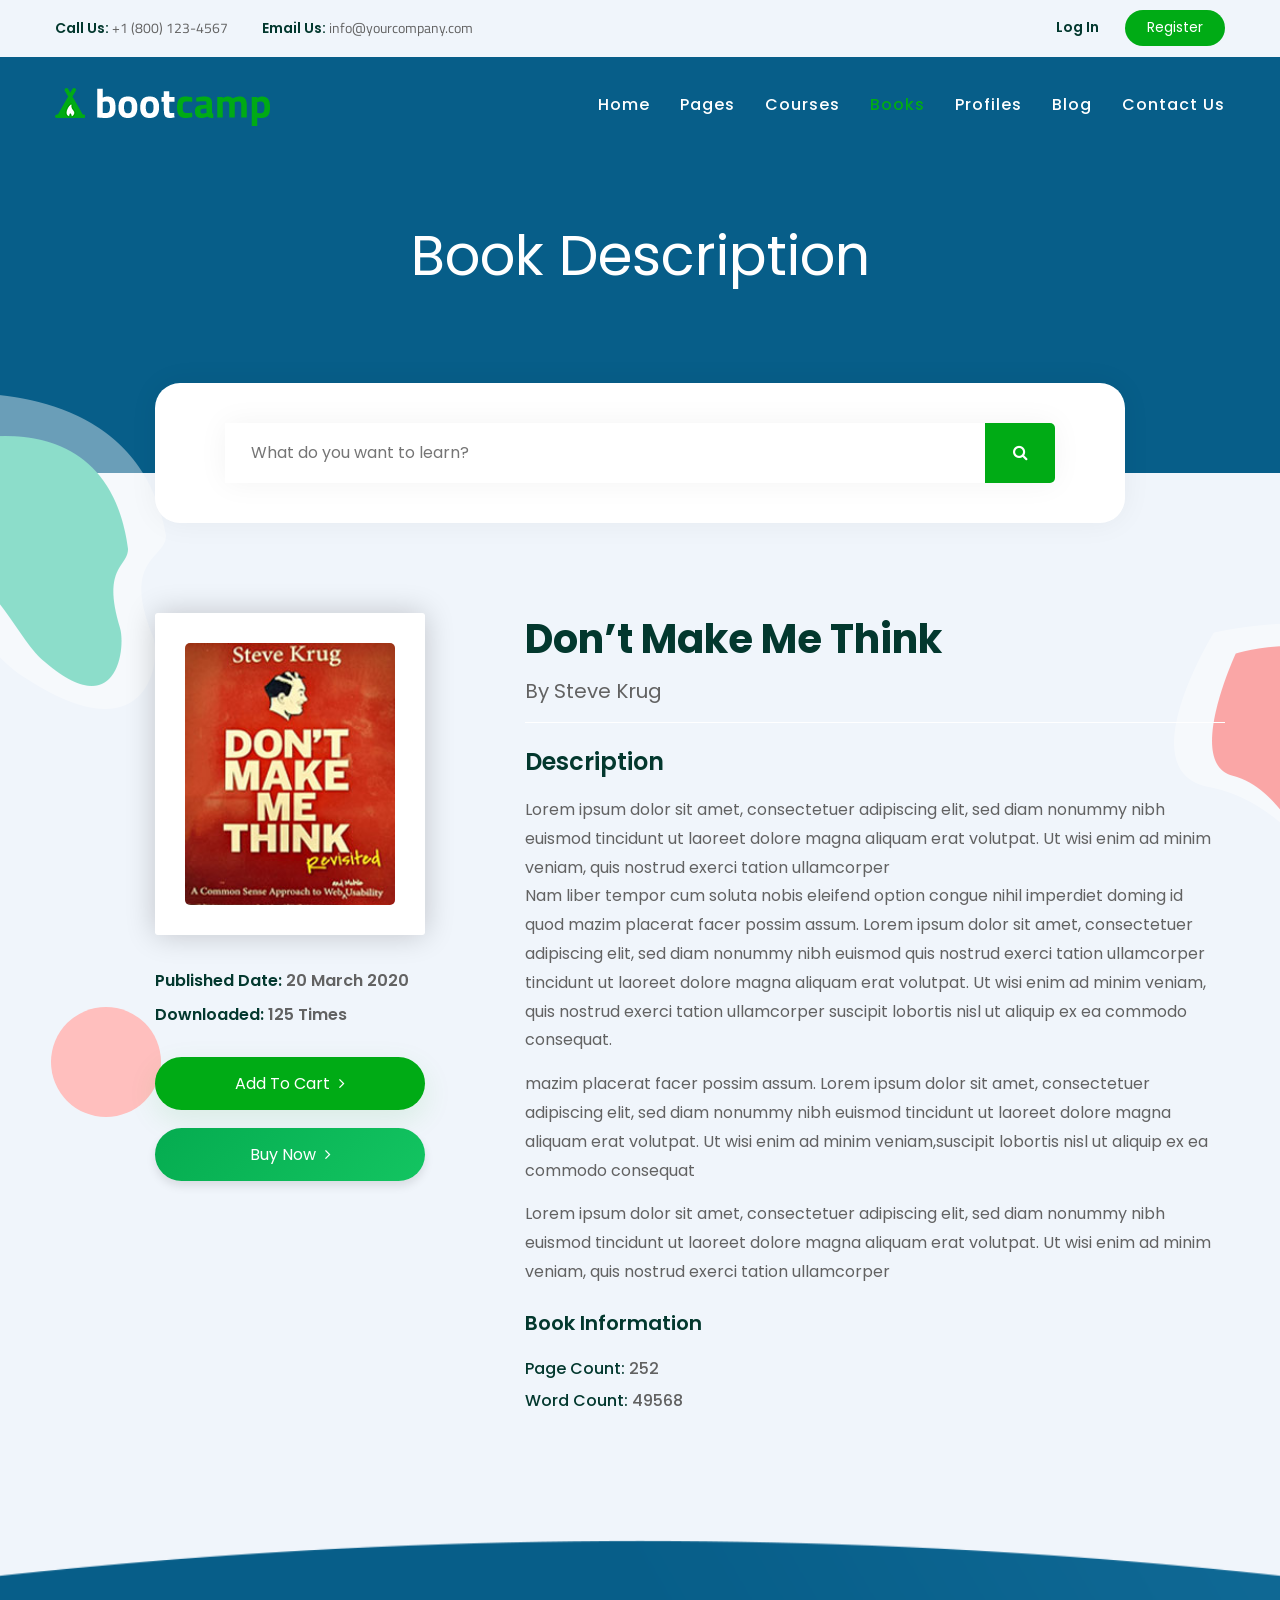
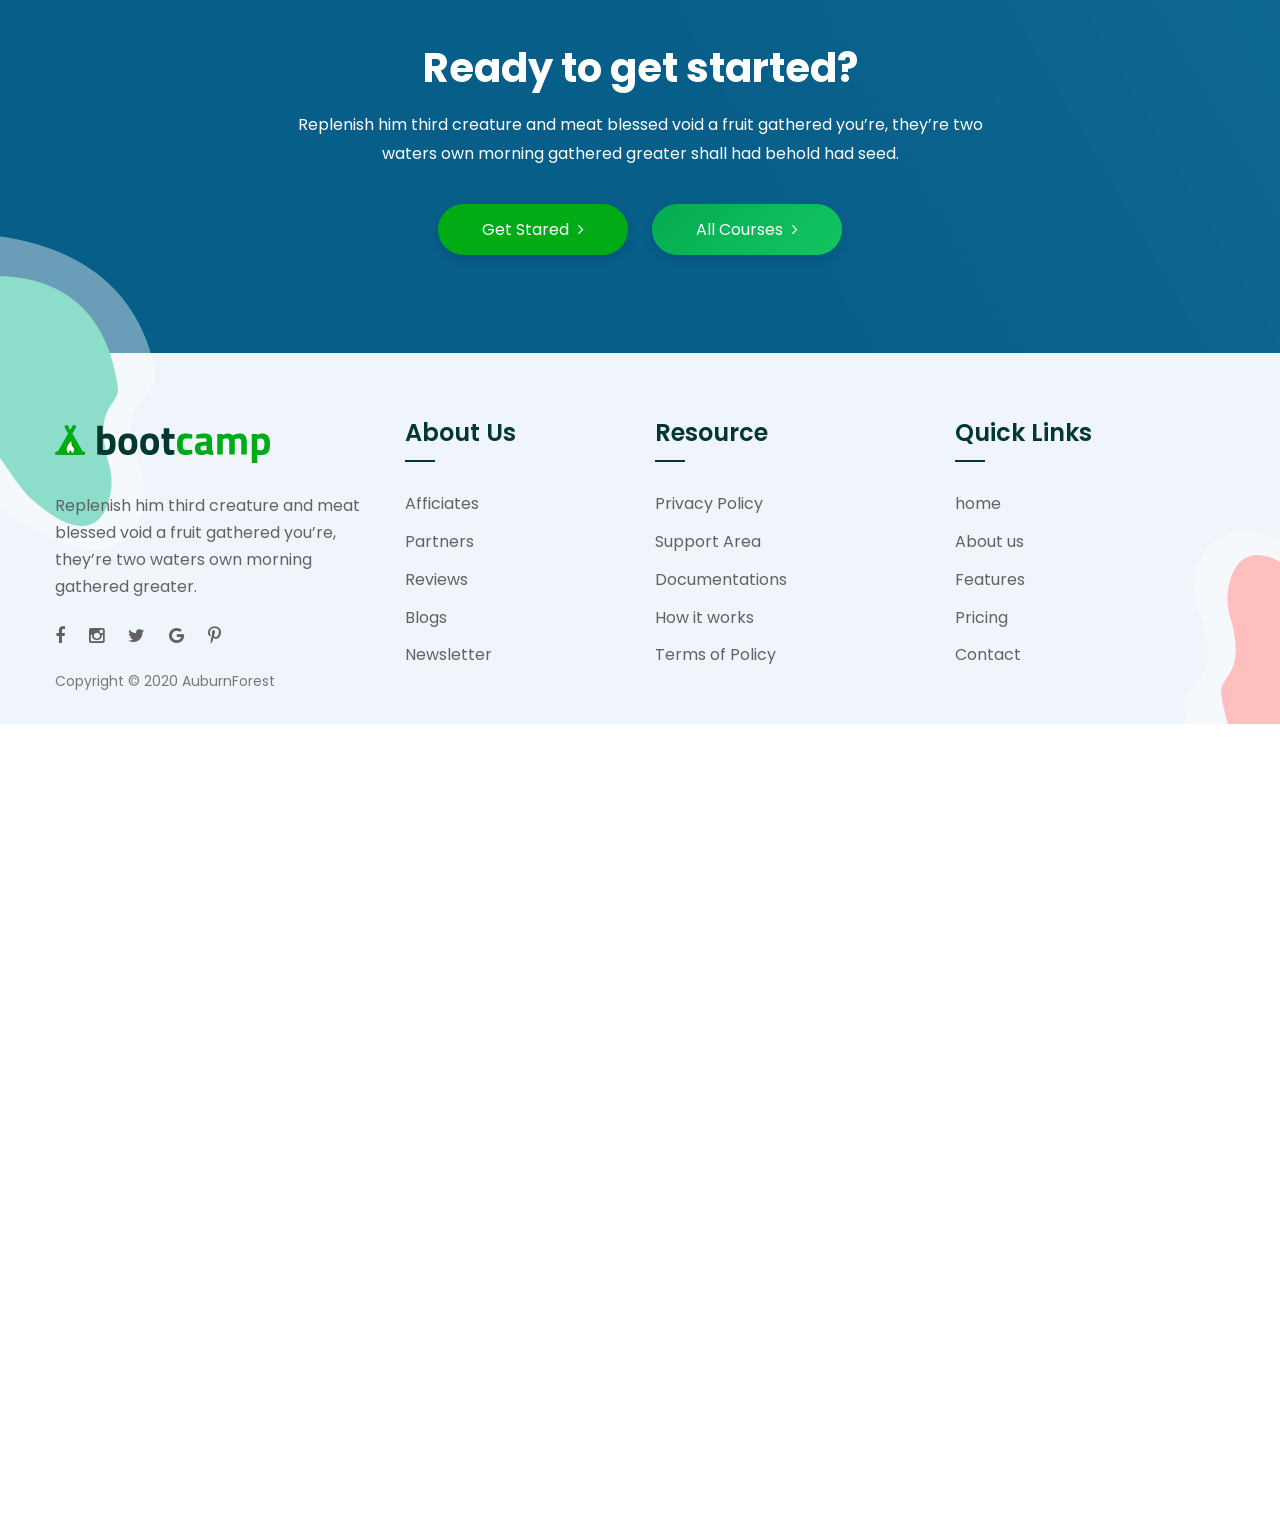
<file: bootcamp-latest/books-detail.html>
<!DOCTYPE html>
<html>

<!-- Mirrored from demo.auburnforest.com/html/bootcamp/bootcamp/books-detail.html by HTTrack Website Copier/3.x [XR&CO'2014], Fri, 29 Jan 2021 05:25:56 GMT -->
<head>
<meta charset="utf-8">
<title>Bootcamp HTML Template | Books Detail</title>
<!-- Stylesheets -->
<link href="css/bootstrap.css" rel="stylesheet">
<link href="css/main.css" rel="stylesheet">
<link href="css/responsive.css" rel="stylesheet">

<link rel="shortcut icon" href="images/favicon.png" type="image/x-icon">
<link rel="icon" href="images/favicon.png" type="image/x-icon">

<link href="https://fonts.googleapis.com/css2?family=Poppins:wght@300;400;500;600;700;800;900&amp;family=Titillium+Web:wght@300;400;600;700;900&amp;display=swap" rel="stylesheet">

<!-- Responsive -->
<meta http-equiv="X-UA-Compatible" content="IE=edge">
<meta name="viewport" content="width=device-width, initial-scale=1.0, maximum-scale=1.0, user-scalable=0">

<!--[if lt IE 9]><script src="https://cdnjs.cloudflare.com/ajax/libs/html5shiv/3.7.3/html5shiv.js"></script><![endif]-->
<!--[if lt IE 9]><script src="js/respond.js"></script><![endif]-->
</head>

<body>

<div class="page-wrapper">
 	
    <!-- Preloader -->
    <div class="preloader"></div>
 	
    <!-- Main Header-->
    <header class="main-header header-style-one">
		
		<!-- Header Top -->
        <div class="header-top">
            <div class="auto-container">
                <div class="clearfix">
				
					<!-- Top Left -->
                    <div class="top-left pull-left clearfix">
					
						<!-- Info List -->
                        <ul class="info-list">
							<li><span>Call Us:</span><a href="tel:+123-456-7890"> +1 (800) 123-4567</a></li>
							<li><span>Email Us:</span><a href="mailto:info@yourcompany.com"> info@yourcompany.com</a></li>
						</ul>
						
                    </div>
					
					<!-- Top Right -->
					<div class="top-right pull-right clearfix">
						<!-- Login Nav -->
						<ul class="login-nav">
							<li><a href="login.html">Log In</a></li>
							<li><a href="register.html">Register</a></li>
						</ul>
					</div>
					
                </div>
            </div>
        </div>
		
    	<!-- Header Upper -->
        <div class="header-upper">
        	<div class="auto-container">
            	<div class="clearfix">
                	
                	<div class="pull-left logo-box">
                    	<div class="logo"><a href="index-2.html"><img src="images/logo.png" alt="" title="Bootcamp"></a></div>
                    </div>
                   	
                   	<div class="nav-outer clearfix">
						<!--Mobile Navigation Toggler-->
                        <div class="mobile-nav-toggler"><span class="icon flaticon-menu"></span></div>
						<!-- Main Menu -->
						<nav class="main-menu show navbar-expand-md">
							<div class="navbar-header">
								<button class="navbar-toggler" type="button" data-toggle="collapse" data-target="#navbarSupportedContent" aria-controls="navbarSupportedContent" aria-expanded="false" aria-label="Toggle navigation">
									<span class="icon-bar"></span>
									<span class="icon-bar"></span>
									<span class="icon-bar"></span>
								</button>
							</div>

							<div class="navbar-collapse collapse clearfix" id="navbarSupportedContent">
								<ul class="navigation clearfix">
									<li class="dropdown"><a href="#">Home</a>
										<ul>
											<li><a href="index-2.html">Home Page 01</a></li>
											<li><a href="index-3.html">Home Page 02</a></li>
											<li><a href="index-4.html">Home Page 03</a></li>
										</ul>
									</li>
									<li class="dropdown"><a href="#">Pages</a>
										<ul>
											<li><a href="price.html">Pricing</a></li>
											<li><a href="login.html">Login</a></li>
											<li><a href="register.html">Register</a></li>
											<li><a href="privacy.html">Privacy Policy</a></li>
											<li><a href="comming-soon.html">Coming Soon</a></li>
										</ul>
									</li>
									<li class="dropdown"><a href="#">Courses</a>
                                        <ul>
                                            <li><a href="course.html">Courses As Grid</a></li>
											<li><a href="course-list.html">Courses As List</a></li>
											<li><a href="course-path.html">Course Topics</a></li>
											<li><a href="course-lesson.html">Course Lesson</a></li>
											<li><a href="course-detail.html">Course Details</a></li>
                                        </ul>
                                    </li>
									<li class="current dropdown"><a href="#">Books</a>
                                        <ul>
                                            <li><a href="books.html">Books</a></li>
                                            <li><a href="books-detail.html">Book Detail</a></li>
                                        </ul>
                                    </li>
									<li class="dropdown"><a href="#">Profiles</a>
                                        <ul>
                                            <li><a href="intro-profile.html">Instructor Profile</a></li>
											<li><a href="student-profile.html">Student Profile</a></li>
											<li><a href="edit-profile.html">Edit Profile</a></li>
                                        </ul>
                                    </li>
									<li class="dropdown"><a href="#">Blog</a>
                                        <ul>
                                            <li><a href="blog.html">Blog</a></li>
											<li><a href="blog-detail.html">Blog Detail</a></li>
											<li><a href="error.html">Not Found / 404</a></li>
                                        </ul>
                                    </li>
									<li><a href="contact.html">Contact Us</a></li>
								</ul>
							</div>
							
						</nav>
						
					</div>
                   
                </div>
            </div>
        </div>
        <!-- End Header Upper -->
        
		<!-- Mobile Menu  -->
        <div class="mobile-menu">
            <div class="menu-backdrop"></div>
            <div class="close-btn"><span class="icon flaticon-multiply"></span></div>
            
            <nav class="menu-box">
                <div class="nav-logo"><a href="index-2.html"><img src="images/logo-5.png" alt="" title=""></a></div>
                <div class="menu-outer">
					<!--Here Menu Will Come Automatically Via Javascript / Same Menu as in Header-->
				</div>
            </nav>
        </div>
		<!-- End Mobile Menu -->
		
    </header>
    <!-- End Main Header -->
	
	<!-- Page Title -->
    <section class="page-title">
        <div class="auto-container">
			<h1>Book Description</h1>
			
			<!-- Search Boxed -->
			<div class="search-boxed">
				<div class="search-box">
					<form method="post" action="http://demo.auburnforest.com/html/bootcamp/bootcamp/contact.html">
						<div class="form-group">
							<input type="search" name="search-field" value="" placeholder="What do you want to learn?" required>
							<button type="submit"><span class="icon fa fa-search"></span></button>
						</div>
					</form>
				</div>
			</div>
			
        </div>
    </section>
    <!--End Page Title-->
	
	<!-- Books Detail Section -->
	<section class="books-detail-section">
		<div class="patern-layer-one paroller" data-paroller-factor="0.40" data-paroller-factor-lg="0.20" data-paroller-type="foreground" data-paroller-direction="vertical" style="background-image: url(images/icons/icon-1.png)"></div>
		<div class="patern-layer-two paroller" data-paroller-factor="0.40" data-paroller-factor-lg="-0.20" data-paroller-type="foreground" data-paroller-direction="vertical" style="background-image: url(images/icons/icon-2.png)"></div>
		<div class="circle-one"></div>
		<div class="auto-container">
			<div class="row clearfix">
				
				<!-- Info Section -->
				<div class="info-column col-lg-4 col-md-12 col-sm-12">
					<div class="inner-column">
						<div class="image">
							<img src="images/resource/book-18.jpg" alt="" />
						</div>
						<ul class="book-info">
							<li>Published Date: <span>20 March 2020</span></li>
							<li>Downloaded: <span>125 Times</span></li>
						</ul>
						<a href="#" class="theme-btn btn-style-three"><span class="txt">Add To Cart <i class="fa fa-angle-right"></i></span></a>
						<a href="#" class="theme-btn btn-style-two"><span class="txt">Buy Now <i class="fa fa-angle-right"></i></span></a>
					</div>
				</div>
				
				<!-- Content Section -->
				<div class="content-column col-lg-8 col-md-12 col-sm-12">
					<div class="inner-column">
						<h2>Don’t Make Me Think</h2>
						<div class="author">By Steve Krug</div>
						<h4>Description</h4>
						<p>Lorem ipsum dolor sit amet, consectetuer adipiscing elit, sed diam nonummy nibh euismod tincidunt ut laoreet dolore magna aliquam erat volutpat. Ut wisi enim ad minim veniam, quis nostrud exerci tation ullamcorper <br> Nam liber tempor cum soluta nobis eleifend option congue nihil imperdiet doming id quod mazim placerat facer possim assum. Lorem ipsum dolor sit amet, consectetuer adipiscing elit, sed diam nonummy nibh euismod quis nostrud exerci tation ullamcorper tincidunt ut laoreet dolore magna aliquam erat volutpat. Ut wisi enim ad minim veniam, quis nostrud exerci tation ullamcorper suscipit lobortis nisl ut aliquip ex ea commodo consequat.</p>
						<p>mazim placerat facer possim assum. Lorem ipsum dolor sit amet, consectetuer adipiscing elit, sed diam nonummy nibh euismod tincidunt ut laoreet dolore magna aliquam erat volutpat. Ut wisi enim ad minim veniam,suscipit lobortis nisl ut aliquip ex ea commodo consequat</p>
						<p>Lorem ipsum dolor sit amet, consectetuer adipiscing elit, sed diam nonummy nibh euismod tincidunt ut laoreet dolore magna aliquam erat volutpat. Ut wisi enim ad minim veniam, quis nostrud exerci tation ullamcorper</p>
						<h5>Book Information</h5>
						<ul class="book-info">
							<li>Page Count: <span>252</span></li>
							<li>Word Count: <span>49568</span></li>
						</ul>
					</div>
				</div>
				
			</div>
			
		</div>
		
	</section>
	<!-- End Books Page Section -->
	
	<!-- Call To Action Section Two -->
	<section class="call-to-action-section-two" style="background-image: url(images/background/3.png)">
		<div class="auto-container">
			<div class="content">
				<h2>Ready to get started?</h2>
				<div class="text">Replenish him third creature and meat blessed void a fruit gathered you’re, they’re two <br> waters own morning gathered greater shall had behold had seed.</div>
				<div class="buttons-box">
					<a href="course.html" class="theme-btn btn-style-one"><span class="txt">Get Stared <i class="fa fa-angle-right"></i></span></a>
					<a href="course.html" class="theme-btn btn-style-two"><span class="txt">All Courses <i class="fa fa-angle-right"></i></span></a>
				</div>
			</div>
		</div>
	</section>
	<!-- End Call To Action Section Two -->
	
	<!--Main Footer-->
    <footer class="main-footer">
		<!-- Pattern Layer -->
		<div class="pattern-layer paroller" data-paroller-factor="0.60" data-paroller-factor-lg="0.20" data-paroller-type="foreground" data-paroller-direction="vertical" style="background-image:url(images/icons/icon-1.png)"></div>
		<div class="pattern-layer-two data-paroller-factor="0.60" data-paroller-factor-lg="0.20" data-paroller-type="foreground" data-paroller-direction="vertical" style="background-image:url(images/icons/icon-3.png)"></div>
		<div class="auto-container">
		
        	<!-- Widgets Section -->
            <div class="widgets-section">
            	<div class="row clearfix">
                	
                    <!-- Big Column -->
                    <div class="big-column col-lg-6 col-md-12 col-sm-12">
                        <div class="row clearfix">
							
							<!--Footer Column-->
                            <div class="footer-column col-lg-7 col-md-6 col-sm-12">
                                <div class="footer-widget logo-widget">
									<div class="logo">
                                    	<a href="index-2.html"><img src="images/footer-logo.png" alt="" /></a>
                                    </div>
									<div class="text">Replenish him third creature and meat blessed void a fruit gathered you’re, they’re two waters own morning gathered greater.</div>
									<div class="social-box">
										<a href="#" class="fa fa-facebook"></a>
										<a href="#" class="fa fa-instagram"></a>
										<a href="#" class="fa fa-twitter"></a>
										<a href="#" class="fa fa-google"></a>
										<a href="#" class="fa fa-pinterest-p"></a>
									</div>
									<div class="copyright">Copyright &copy; 2020 AuburnForest</div>
								</div>
							</div>
							
							<!--Footer Column-->
                            <div class="footer-column col-lg-5 col-md-6 col-sm-12">
                                <div class="footer-widget links-widget">
									<h4>About Us</h4>
									<ul class="links-widget">
										<li><a href="#">Afficiates</a></li>
										<li><a href="#">Partners</a></li>
										<li><a href="#">Reviews</a></li>
										<li><a href="#">Blogs</a></li>
										<li><a href="#">Newsletter</a></li>
									</ul>
								</div>
							</div>
							
						</div>
					</div>
					
					<!-- Big Column -->
                    <div class="big-column col-lg-6 col-md-12 col-sm-12">
                        <div class="row clearfix">
							
							<!--Footer Column-->
                            <div class="footer-column col-lg-6 col-md-6 col-sm-12">
                                <div class="footer-widget links-widget">
									<h4>Resource</h4>
									<ul class="links-widget">
										<li><a href="#">Privacy Policy</a></li>
										<li><a href="#">Support Area</a></li>
										<li><a href="#">Documentations</a></li>
										<li><a href="#">How it works</a></li>
										<li><a href="#">Terms of Policy</a></li>
									</ul>
								</div>
							</div>
							
							<!--Footer Column-->
                            <div class="footer-column col-lg-6 col-md-6 col-sm-12">
                                <div class="footer-widget links-widget">
									<h4>Quick Links</h4>
									<ul class="links-widget">
										<li><a href="#">home</a></li>
										<li><a href="#">About us</a></li>
										<li><a href="#">Features</a></li>
										<li><a href="#">Pricing</a></li>
										<li><a href="#">Contact</a></li>
									</ul>
								</div>
							</div>
						
						</div>
					</div>
					
				</div>
			</div>
			
		</div>
	</footer>
	
</div>
<!--End pagewrapper-->

<!--Scroll to top-->
<div class="scroll-to-top scroll-to-target" data-target="html"><span class="fa fa-arrow-circle-up"></span></div>

<script src="js/jquery.js"></script>
<script src="js/popper.min.js"></script>
<script src="js/jquery.scrollTo.js"></script>
<script src="js/bootstrap.min.js"></script>
<script src="js/jquery.mCustomScrollbar.concat.min.js"></script>
<script src="js/jquery.fancybox.js"></script>
<script src="js/appear.js"></script>
<script src="js/swiper.min.js"></script>
<script src="js/element-in-view.js"></script>
<script src="js/jquery.paroller.min.js"></script>
<script src="js/parallax.min.js"></script>
<script src="js/tilt.jquery.min.js"></script>
<!--Master Slider-->
<script src="js/jquery.easing.min.js"></script>
<script src="js/owl.js"></script>
<script src="js/wow.js"></script>
<script src="js/jquery-ui.js"></script>
<script src="js/script.js"></script>

</body>

<!-- Mirrored from demo.auburnforest.com/html/bootcamp/bootcamp/books-detail.html by HTTrack Website Copier/3.x [XR&CO'2014], Fri, 29 Jan 2021 05:25:57 GMT -->
</html>
</file>
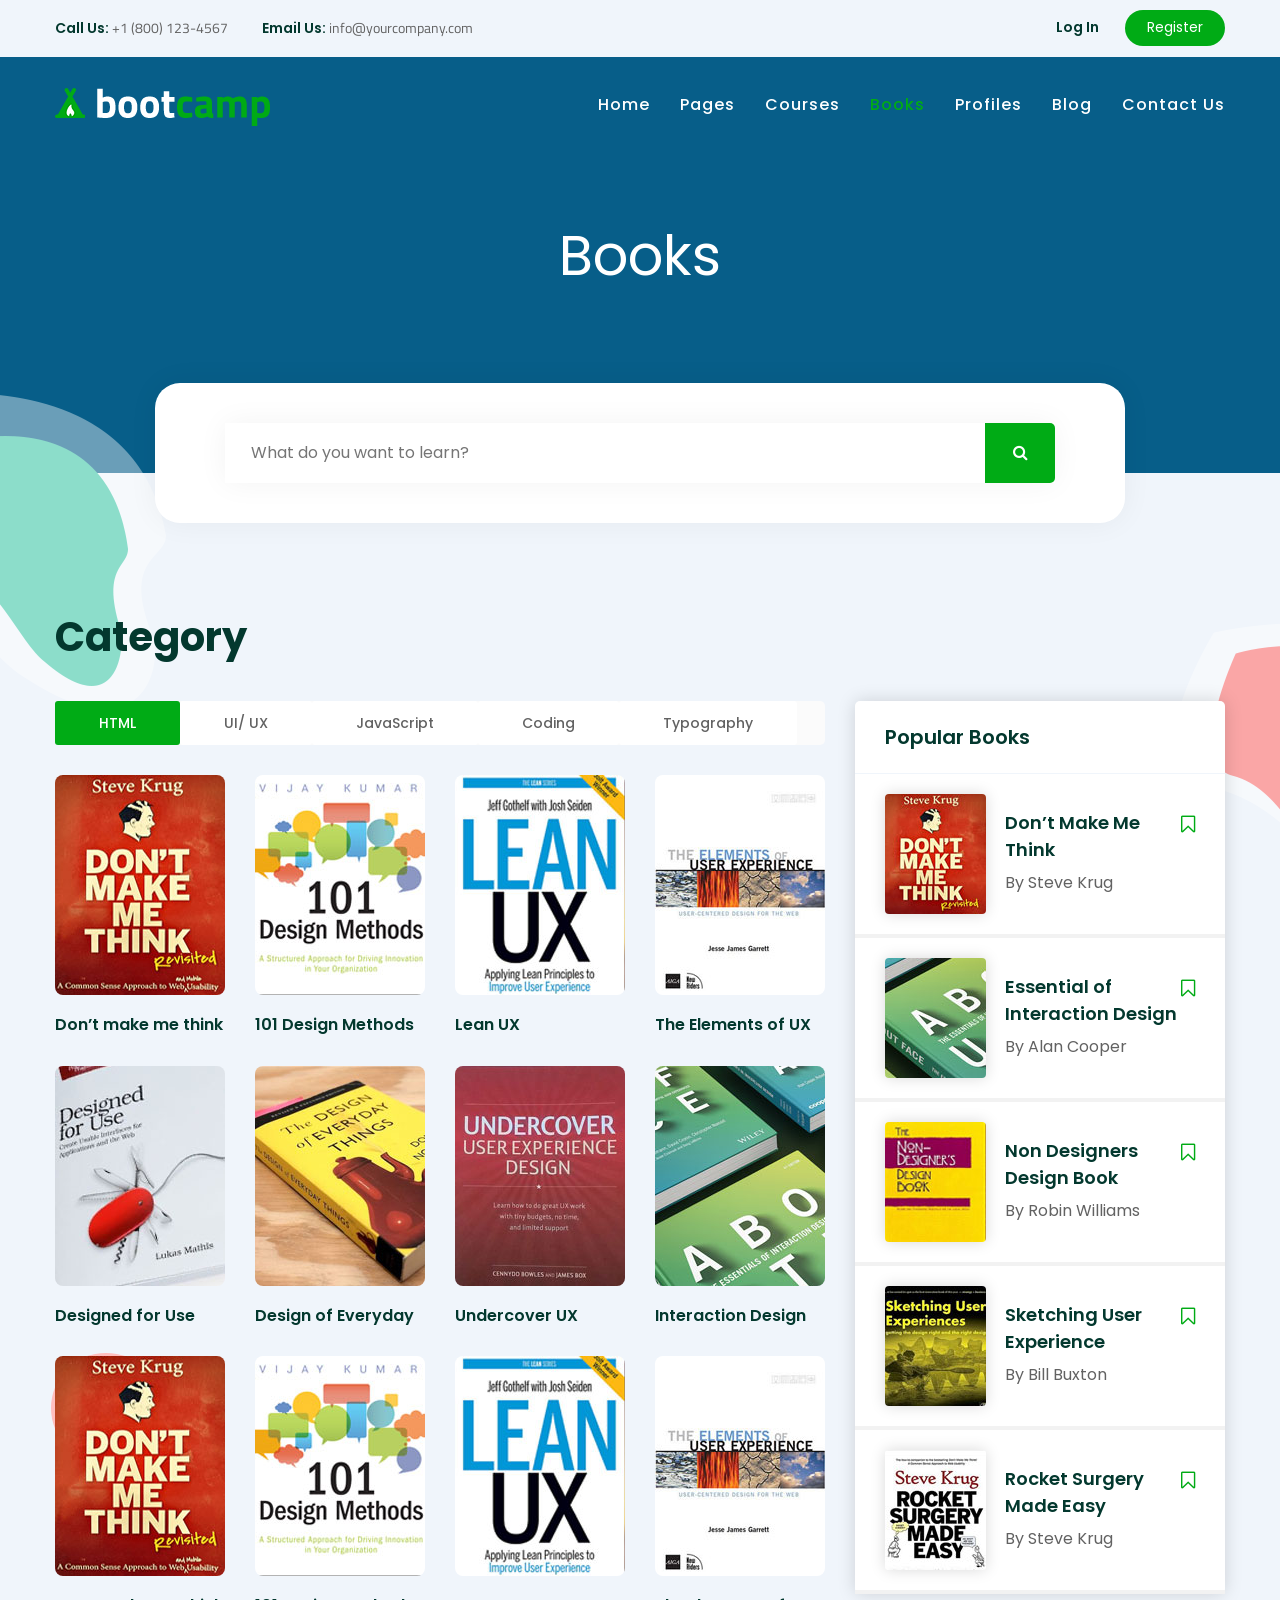
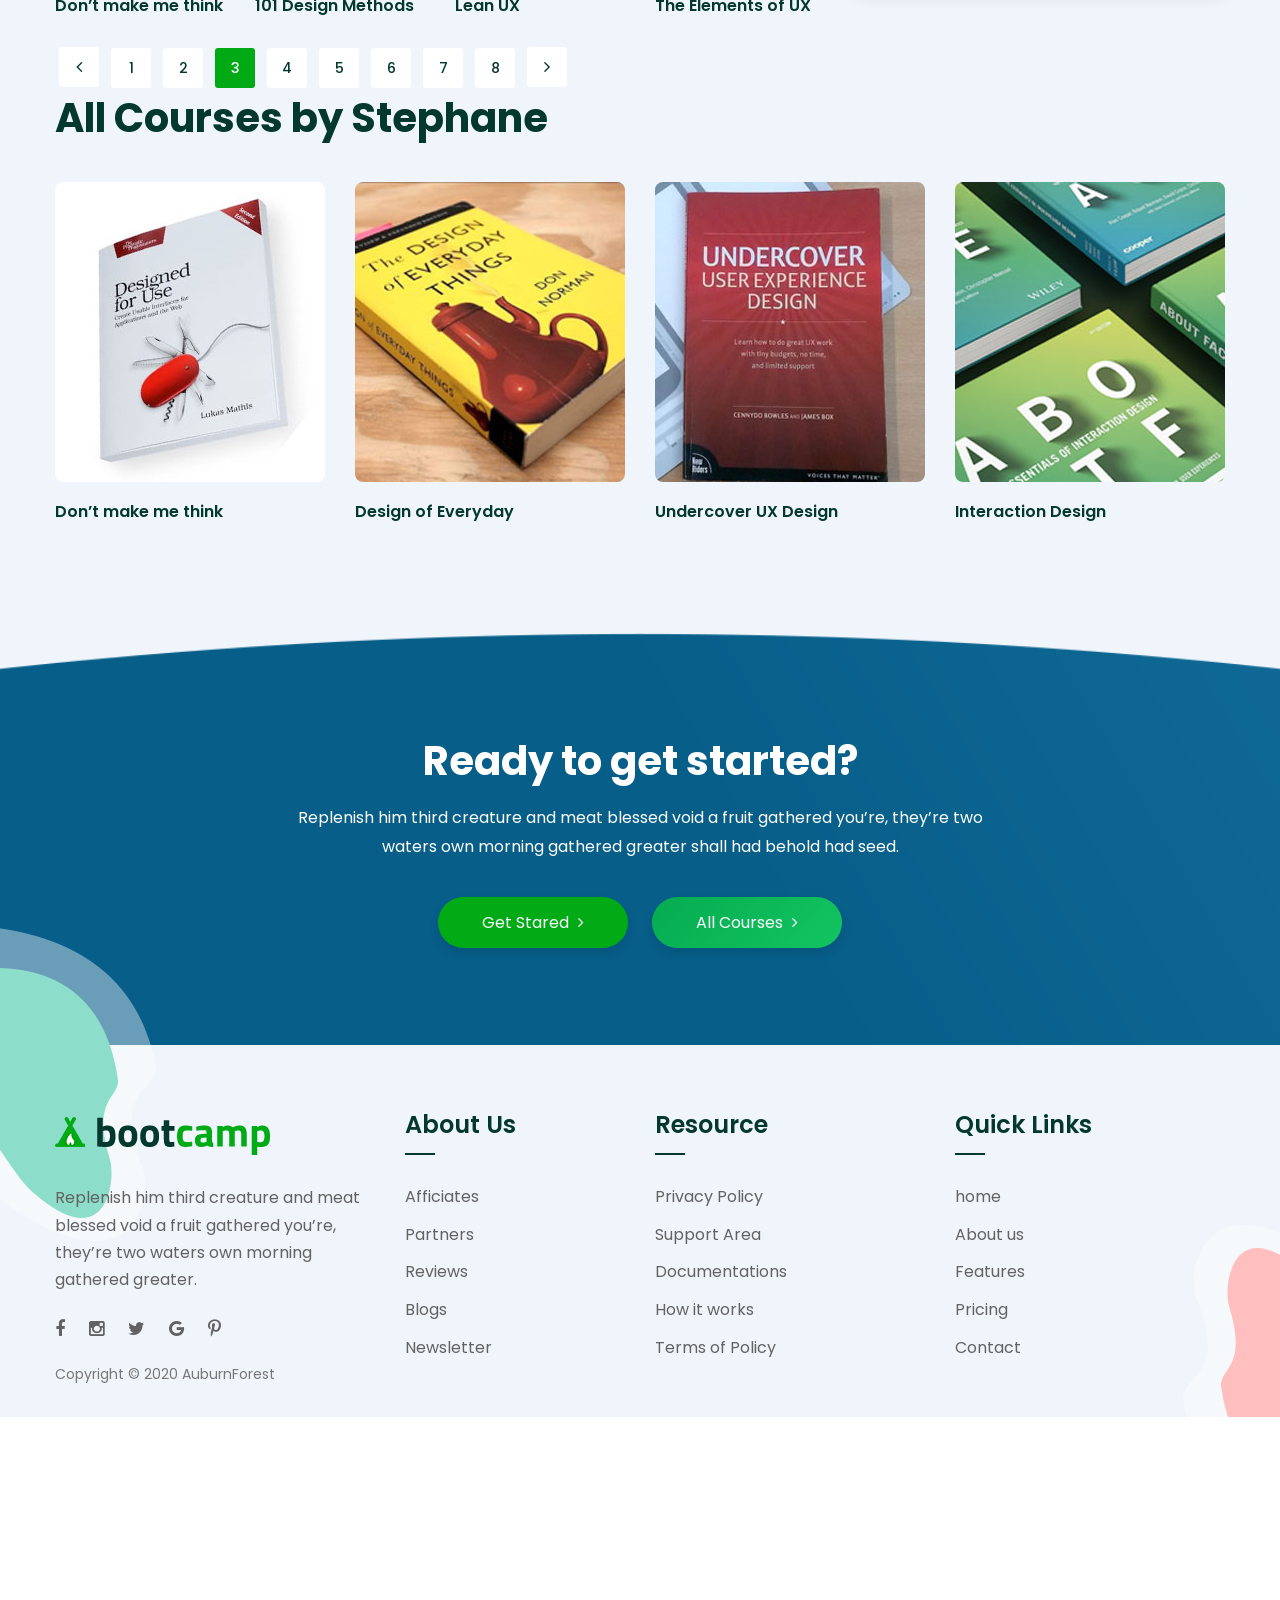
<file: bootcamp-latest/books.html>
<!DOCTYPE html>
<html>

<!-- Mirrored from demo.auburnforest.com/html/bootcamp/bootcamp/books.html by HTTrack Website Copier/3.x [XR&CO'2014], Fri, 29 Jan 2021 05:25:48 GMT -->
<head>
<meta charset="utf-8">
<title>Bootcamp HTML Template | Books</title>
<!-- Stylesheets -->
<link href="css/bootstrap.css" rel="stylesheet">
<link href="css/main.css" rel="stylesheet">
<link href="css/responsive.css" rel="stylesheet">

<link rel="shortcut icon" href="images/favicon.png" type="image/x-icon">
<link rel="icon" href="images/favicon.png" type="image/x-icon">

<link href="https://fonts.googleapis.com/css2?family=Poppins:wght@300;400;500;600;700;800;900&amp;family=Titillium+Web:wght@300;400;600;700;900&amp;display=swap" rel="stylesheet">

<!-- Responsive -->
<meta http-equiv="X-UA-Compatible" content="IE=edge">
<meta name="viewport" content="width=device-width, initial-scale=1.0, maximum-scale=1.0, user-scalable=0">

<!--[if lt IE 9]><script src="https://cdnjs.cloudflare.com/ajax/libs/html5shiv/3.7.3/html5shiv.js"></script><![endif]-->
<!--[if lt IE 9]><script src="js/respond.js"></script><![endif]-->
</head>

<body>

<div class="page-wrapper">
 	
    <!-- Preloader -->
    <div class="preloader"></div>
 	
    <!-- Main Header-->
    <header class="main-header header-style-one">
		
		<!-- Header Top -->
        <div class="header-top">
            <div class="auto-container">
                <div class="clearfix">
				
					<!-- Top Left -->
                    <div class="top-left pull-left clearfix">
					
						<!-- Info List -->
                        <ul class="info-list">
							<li><span>Call Us:</span><a href="tel:+123-456-7890"> +1 (800) 123-4567</a></li>
							<li><span>Email Us:</span><a href="mailto:info@yourcompany.com"> info@yourcompany.com</a></li>
						</ul>
						
                    </div>
					
					<!-- Top Right -->
					<div class="top-right pull-right clearfix">
						<!-- Login Nav -->
						<ul class="login-nav">
							<li><a href="login.html">Log In</a></li>
							<li><a href="register.html">Register</a></li>
						</ul>
					</div>
					
                </div>
            </div>
        </div>
		
    	<!-- Header Upper -->
        <div class="header-upper">
        	<div class="auto-container">
            	<div class="clearfix">
                	
                	<div class="pull-left logo-box">
                    	<div class="logo"><a href="index-2.html"><img src="images/logo.png" alt="" title="Bootcamp"></a></div>
                    </div>
                   	
                   	<div class="nav-outer clearfix">
						<!--Mobile Navigation Toggler-->
                        <div class="mobile-nav-toggler"><span class="icon flaticon-menu"></span></div>
						<!-- Main Menu -->
						<nav class="main-menu show navbar-expand-md">
							<div class="navbar-header">
								<button class="navbar-toggler" type="button" data-toggle="collapse" data-target="#navbarSupportedContent" aria-controls="navbarSupportedContent" aria-expanded="false" aria-label="Toggle navigation">
									<span class="icon-bar"></span>
									<span class="icon-bar"></span>
									<span class="icon-bar"></span>
								</button>
							</div>

							<div class="navbar-collapse collapse clearfix" id="navbarSupportedContent">
								<ul class="navigation clearfix">
									<li class="dropdown"><a href="#">Home</a>
										<ul>
											<li><a href="index-2.html">Home Page 01</a></li>
											<li><a href="index-3.html">Home Page 02</a></li>
											<li><a href="index-4.html">Home Page 03</a></li>
										</ul>
									</li>
									<li class="dropdown"><a href="#">Pages</a>
										<ul>
											<li><a href="price.html">Pricing</a></li>
											<li><a href="login.html">Login</a></li>
											<li><a href="register.html">Register</a></li>
											<li><a href="privacy.html">Privacy Policy</a></li>
											<li><a href="comming-soon.html">Coming Soon</a></li>
										</ul>
									</li>
									<li class="dropdown"><a href="#">Courses</a>
                                        <ul>
                                            <li><a href="course.html">Courses As Grid</a></li>
											<li><a href="course-list.html">Courses As List</a></li>
											<li><a href="course-path.html">Course Topics</a></li>
											<li><a href="course-lesson.html">Course Lesson</a></li>
											<li><a href="course-detail.html">Course Details</a></li>
                                        </ul>
                                    </li>
									<li class="current dropdown"><a href="#">Books</a>
                                        <ul>
                                            <li><a href="books.html">Books</a></li>
                                            <li><a href="books-detail.html">Book Detail</a></li>
                                        </ul>
                                    </li>
									<li class="dropdown"><a href="#">Profiles</a>
                                        <ul>
                                            <li><a href="intro-profile.html">Instructor Profile</a></li>
											<li><a href="student-profile.html">Student Profile</a></li>
											<li><a href="edit-profile.html">Edit Profile</a></li>
                                        </ul>
                                    </li>
									<li class="dropdown"><a href="#">Blog</a>
                                        <ul>
                                            <li><a href="blog.html">Blog</a></li>
											<li><a href="blog-detail.html">Blog Detail</a></li>
											<li><a href="error.html">Not Found / 404</a></li>
                                        </ul>
                                    </li>
									<li><a href="contact.html">Contact Us</a></li>
								</ul>
							</div>
							
						</nav>
						
					</div>
                   
                </div>
            </div>
        </div>
        <!-- End Header Upper -->
        
		<!-- Mobile Menu  -->
        <div class="mobile-menu">
            <div class="menu-backdrop"></div>
            <div class="close-btn"><span class="icon flaticon-multiply"></span></div>
            
            <nav class="menu-box">
                <div class="nav-logo"><a href="index-2.html"><img src="images/logo-5.png" alt="" title=""></a></div>
                <div class="menu-outer">
					<!--Here Menu Will Come Automatically Via Javascript / Same Menu as in Header-->
				</div>
            </nav>
        </div>
		<!-- End Mobile Menu -->
		
    </header>
    <!-- End Main Header -->
	
	<!-- Page Title -->
    <section class="page-title">
        <div class="auto-container">
			<h1>Books</h1>
			
			<!-- Search Boxed -->
			<div class="search-boxed">
				<div class="search-box">
					<form method="post" action="http://demo.auburnforest.com/html/bootcamp/bootcamp/contact.html">
						<div class="form-group">
							<input type="search" name="search-field" value="" placeholder="What do you want to learn?" required>
							<button type="submit"><span class="icon fa fa-search"></span></button>
						</div>
					</form>
				</div>
			</div>
			
        </div>
    </section>
    <!--End Page Title-->
	
	<!-- Books Page Section -->
	<section class="books-page-section">
		<div class="patern-layer-one paroller" data-paroller-factor="0.40" data-paroller-factor-lg="0.20" data-paroller-type="foreground" data-paroller-direction="vertical" style="background-image: url(images/icons/icon-1.png)"></div>
		<div class="patern-layer-two paroller" data-paroller-factor="0.40" data-paroller-factor-lg="-0.20" data-paroller-type="foreground" data-paroller-direction="vertical" style="background-image: url(images/icons/icon-2.png)"></div>
		<div class="circle-one"></div>
		<div class="auto-container">
			<div class="sec-title">
				<h2>Category</h2>
			</div>
			
			<div class="row clearfix">
				
				<!-- Category Section -->
				<div class="category-column col-lg-8 col-md-12 col-sm-12">
					<div class="inner-column">
						
						<!-- Books Info Tabs-->
						<div class="books-info-tabs">
							<!-- Books Tabs-->
							<div class="books-tabs tabs-box">
							
								<!--Tab Btns-->
								<ul class="tab-btns tab-buttons clearfix">
									<li data-tab="#prod-html" class="tab-btn active-btn">HTML</li>
									<li data-tab="#prod-ui" class="tab-btn">UI/ UX</li>
									<li data-tab="#prod-javascript" class="tab-btn">JavaScript</li>
									<li data-tab="#prod-coding" class="tab-btn">Coding</li>
									<li data-tab="#prod-typography" class="tab-btn">Typography</li>
								</ul>
								
								<!--Tabs Container-->
								<div class="tabs-content">
									
									<!--Tab / Active Tab-->
									<div class="tab active-tab" id="prod-html">
										<div class="content">
											<div class="row clearfix">
												
												<!-- Book Block -->
												<div class="book-block col-lg-3 col-md-4 col-sm-12">
													<div class="inner-box">
														<figure class="image-box">
															<img src="images/resource/book-1.jpg" alt="">
															<!-- Overlay Box -->
															<div class="overlay-box">
																<div class="overlay-inner">
																	<div class="content">
																		<a href="books-detail.html" class="link"><span class="icon fa fa-link"></span></a>
																		<a href="images/resource/book-1.jpg" data-fancybox="books" data-caption="" class="link"><span class="icon flaticon-full-screen"></span></a>
																	</div>
																</div>
															</div>
														</figure>
														<div class="lower-box">
															<h6><a href="books-detail.html">Don’t make me think</a></h6>
														</div>
													</div>
												</div>
												
												<!-- Book Block -->
												<div class="book-block col-lg-3 col-md-4 col-sm-12">
													<div class="inner-box">
														<figure class="image-box">
															<img src="images/resource/book-2.jpg" alt="">
															<!-- Overlay Box -->
															<div class="overlay-box">
																<div class="overlay-inner">
																	<div class="content">
																		<a href="books-detail.html" class="link"><span class="icon fa fa-link"></span></a>
																		<a href="images/resource/book-2.jpg" data-fancybox="books" data-caption="" class="link"><span class="icon flaticon-full-screen"></span></a>
																	</div>
																</div>
															</div>
														</figure>
														<div class="lower-box">
															<h6><a href="books-detail.html">101 Design Methods</a></h6>
														</div>
													</div>
												</div>
												
												<!-- Book Block -->
												<div class="book-block col-lg-3 col-md-4 col-sm-12">
													<div class="inner-box">
														<figure class="image-box">
															<img src="images/resource/book-3.jpg" alt="">
															<!-- Overlay Box -->
															<div class="overlay-box">
																<div class="overlay-inner">
																	<div class="content">
																		<a href="books-detail.html" class="link"><span class="icon fa fa-link"></span></a>
																		<a href="images/resource/book-3.jpg" data-fancybox="books" data-caption="" class="link"><span class="icon flaticon-full-screen"></span></a>
																	</div>
																</div>
															</div>
														</figure>
														<div class="lower-box">
															<h6><a href="books-detail.html">Lean UX</a></h6>
														</div>
													</div>
												</div>
												
												<!-- Book Block -->
												<div class="book-block col-lg-3 col-md-4 col-sm-12">
													<div class="inner-box">
														<figure class="image-box">
															<img src="images/resource/book-4.jpg" alt="">
															<!-- Overlay Box -->
															<div class="overlay-box">
																<div class="overlay-inner">
																	<div class="content">
																		<a href="books-detail.html" class="link"><span class="icon fa fa-link"></span></a>
																		<a href="images/resource/book-4.jpg" data-fancybox="books" data-caption="" class="link"><span class="icon flaticon-full-screen"></span></a>
																	</div>
																</div>
															</div>
														</figure>
														<div class="lower-box">
															<h6><a href="books-detail.html">The Elements of UX</a></h6>
														</div>
													</div>
												</div>
												
												<!-- Book Block -->
												<div class="book-block col-lg-3 col-md-4 col-sm-12">
													<div class="inner-box">
														<figure class="image-box">
															<img src="images/resource/book-5.jpg" alt="">
															<!-- Overlay Box -->
															<div class="overlay-box">
																<div class="overlay-inner">
																	<div class="content">
																		<a href="books-detail.html" class="link"><span class="icon fa fa-link"></span></a>
																		<a href="images/resource/book-5.jpg" data-fancybox="books" data-caption="" class="link"><span class="icon flaticon-full-screen"></span></a>
																	</div>
																</div>
															</div>
														</figure>
														<div class="lower-box">
															<h6><a href="books-detail.html">Designed for Use</a></h6>
														</div>
													</div>
												</div>
												
												<!-- Book Block -->
												<div class="book-block col-lg-3 col-md-4 col-sm-12">
													<div class="inner-box">
														<figure class="image-box">
															<img src="images/resource/book-6.jpg" alt="">
															<!-- Overlay Box -->
															<div class="overlay-box">
																<div class="overlay-inner">
																	<div class="content">
																		<a href="books-detail.html" class="link"><span class="icon fa fa-link"></span></a>
																		<a href="images/resource/book-6.jpg" data-fancybox="books" data-caption="" class="link"><span class="icon flaticon-full-screen"></span></a>
																	</div>
																</div>
															</div>
														</figure>
														<div class="lower-box">
															<h6><a href="books-detail.html">Design of Everyday</a></h6>
														</div>
													</div>
												</div>
												
												<!-- Book Block -->
												<div class="book-block col-lg-3 col-md-4 col-sm-12">
													<div class="inner-box">
														<figure class="image-box">
															<img src="images/resource/book-7.jpg" alt="">
															<!-- Overlay Box -->
															<div class="overlay-box">
																<div class="overlay-inner">
																	<div class="content">
																		<a href="books-detail.html" class="link"><span class="icon fa fa-link"></span></a>
																		<a href="images/resource/book-7.jpg" data-fancybox="books" data-caption="" class="link"><span class="icon flaticon-full-screen"></span></a>
																	</div>
																</div>
															</div>
														</figure>
														<div class="lower-box">
															<h6><a href="books-detail.html">Undercover UX</a></h6>
														</div>
													</div>
												</div>
												
												<!-- Book Block -->
												<div class="book-block col-lg-3 col-md-4 col-sm-12">
													<div class="inner-box">
														<figure class="image-box">
															<img src="images/resource/book-8.jpg" alt="">
															<!-- Overlay Box -->
															<div class="overlay-box">
																<div class="overlay-inner">
																	<div class="content">
																		<a href="books-detail.html" class="link"><span class="icon fa fa-link"></span></a>
																		<a href="images/resource/book-8.jpg" data-fancybox="books" data-caption="" class="link"><span class="icon flaticon-full-screen"></span></a>
																	</div>
																</div>
															</div>
														</figure>
														<div class="lower-box">
															<h6><a href="books-detail.html">Interaction Design</a></h6>
														</div>
													</div>
												</div>
												
												<!-- Book Block -->
												<div class="book-block col-lg-3 col-md-4 col-sm-12">
													<div class="inner-box">
														<figure class="image-box">
															<img src="images/resource/book-1.jpg" alt="">
															<!-- Overlay Box -->
															<div class="overlay-box">
																<div class="overlay-inner">
																	<div class="content">
																		<a href="books-detail.html" class="link"><span class="icon fa fa-link"></span></a>
																		<a href="images/resource/book-1.jpg" data-fancybox="books" data-caption="" class="link"><span class="icon flaticon-full-screen"></span></a>
																	</div>
																</div>
															</div>
														</figure>
														<div class="lower-box">
															<h6><a href="books-detail.html">Don’t make me think</a></h6>
														</div>
													</div>
												</div>
												
												<!-- Book Block -->
												<div class="book-block col-lg-3 col-md-4 col-sm-12">
													<div class="inner-box">
														<figure class="image-box">
															<img src="images/resource/book-2.jpg" alt="">
															<!-- Overlay Box -->
															<div class="overlay-box">
																<div class="overlay-inner">
																	<div class="content">
																		<a href="books-detail.html" class="link"><span class="icon fa fa-link"></span></a>
																		<a href="images/resource/book-2.jpg" data-fancybox="books" data-caption="" class="link"><span class="icon flaticon-full-screen"></span></a>
																	</div>
																</div>
															</div>
														</figure>
														<div class="lower-box">
															<h6><a href="books-detail.html">101 Design Methods</a></h6>
														</div>
													</div>
												</div>
												
												<!-- Book Block -->
												<div class="book-block col-lg-3 col-md-4 col-sm-12">
													<div class="inner-box">
														<figure class="image-box">
															<img src="images/resource/book-3.jpg" alt="">
															<!-- Overlay Box -->
															<div class="overlay-box">
																<div class="overlay-inner">
																	<div class="content">
																		<a href="books-detail.html" class="link"><span class="icon fa fa-link"></span></a>
																		<a href="images/resource/book-3.jpg" data-fancybox="books" data-caption="" class="link"><span class="icon flaticon-full-screen"></span></a>
																	</div>
																</div>
															</div>
														</figure>
														<div class="lower-box">
															<h6><a href="books-detail.html">Lean UX</a></h6>
														</div>
													</div>
												</div>
												
												<!-- Book Block -->
												<div class="book-block col-lg-3 col-md-4 col-sm-12">
													<div class="inner-box">
														<figure class="image-box">
															<img src="images/resource/book-4.jpg" alt="">
															<!-- Overlay Box -->
															<div class="overlay-box">
																<div class="overlay-inner">
																	<div class="content">
																		<a href="books-detail.html" class="link"><span class="icon fa fa-link"></span></a>
																		<a href="images/resource/book-4.jpg" data-fancybox="books" data-caption="" class="link"><span class="icon flaticon-full-screen"></span></a>
																	</div>
																</div>
															</div>
														</figure>
														<div class="lower-box">
															<h6><a href="books-detail.html">The Elements of UX</a></h6>
														</div>
													</div>
												</div>
												
											</div>
											
										</div>
									</div>
									
									<!-- Tab -->
									<div class="tab" id="prod-ui">
										<div class="content">
											<div class="row clearfix">
												
												<!-- Book Block -->
												<div class="book-block col-lg-3 col-md-4 col-sm-12">
													<div class="inner-box">
														<figure class="image-box">
															<img src="images/resource/book-1.jpg" alt="">
															<!-- Overlay Box -->
															<div class="overlay-box">
																<div class="overlay-inner">
																	<div class="content">
																		<a href="books-detail.html" class="link"><span class="icon fa fa-link"></span></a>
																		<a href="images/resource/book-1.jpg" data-fancybox="books" data-caption="" class="link"><span class="icon flaticon-full-screen"></span></a>
																	</div>
																</div>
															</div>
														</figure>
														<div class="lower-box">
															<h6><a href="books-detail.html">Don’t make me think</a></h6>
														</div>
													</div>
												</div>
												
												<!-- Book Block -->
												<div class="book-block col-lg-3 col-md-4 col-sm-12">
													<div class="inner-box">
														<figure class="image-box">
															<img src="images/resource/book-2.jpg" alt="">
															<!-- Overlay Box -->
															<div class="overlay-box">
																<div class="overlay-inner">
																	<div class="content">
																		<a href="books-detail.html" class="link"><span class="icon fa fa-link"></span></a>
																		<a href="images/resource/book-2.jpg" data-fancybox="books" data-caption="" class="link"><span class="icon flaticon-full-screen"></span></a>
																	</div>
																</div>
															</div>
														</figure>
														<div class="lower-box">
															<h6><a href="books-detail.html">101 Design Methods</a></h6>
														</div>
													</div>
												</div>
												
												<!-- Book Block -->
												<div class="book-block col-lg-3 col-md-4 col-sm-12">
													<div class="inner-box">
														<figure class="image-box">
															<img src="images/resource/book-3.jpg" alt="">
															<!-- Overlay Box -->
															<div class="overlay-box">
																<div class="overlay-inner">
																	<div class="content">
																		<a href="books-detail.html" class="link"><span class="icon fa fa-link"></span></a>
																		<a href="images/resource/book-3.jpg" data-fancybox="books" data-caption="" class="link"><span class="icon flaticon-full-screen"></span></a>
																	</div>
																</div>
															</div>
														</figure>
														<div class="lower-box">
															<h6><a href="books-detail.html">Lean UX</a></h6>
														</div>
													</div>
												</div>
												
												<!-- Book Block -->
												<div class="book-block col-lg-3 col-md-4 col-sm-12">
													<div class="inner-box">
														<figure class="image-box">
															<img src="images/resource/book-4.jpg" alt="">
															<!-- Overlay Box -->
															<div class="overlay-box">
																<div class="overlay-inner">
																	<div class="content">
																		<a href="books-detail.html" class="link"><span class="icon fa fa-link"></span></a>
																		<a href="images/resource/book-4.jpg" data-fancybox="books" data-caption="" class="link"><span class="icon flaticon-full-screen"></span></a>
																	</div>
																</div>
															</div>
														</figure>
														<div class="lower-box">
															<h6><a href="books-detail.html">The Elements of UX</a></h6>
														</div>
													</div>
												</div>
												
												<!-- Book Block -->
												<div class="book-block col-lg-3 col-md-4 col-sm-12">
													<div class="inner-box">
														<figure class="image-box">
															<img src="images/resource/book-5.jpg" alt="">
															<!-- Overlay Box -->
															<div class="overlay-box">
																<div class="overlay-inner">
																	<div class="content">
																		<a href="books-detail.html" class="link"><span class="icon fa fa-link"></span></a>
																		<a href="images/resource/book-5.jpg" data-fancybox="books" data-caption="" class="link"><span class="icon flaticon-full-screen"></span></a>
																	</div>
																</div>
															</div>
														</figure>
														<div class="lower-box">
															<h6><a href="books-detail.html">Designed for Use</a></h6>
														</div>
													</div>
												</div>
												
												<!-- Book Block -->
												<div class="book-block col-lg-3 col-md-4 col-sm-12">
													<div class="inner-box">
														<figure class="image-box">
															<img src="images/resource/book-6.jpg" alt="">
															<!-- Overlay Box -->
															<div class="overlay-box">
																<div class="overlay-inner">
																	<div class="content">
																		<a href="books-detail.html" class="link"><span class="icon fa fa-link"></span></a>
																		<a href="images/resource/book-6.jpg" data-fancybox="books" data-caption="" class="link"><span class="icon flaticon-full-screen"></span></a>
																	</div>
																</div>
															</div>
														</figure>
														<div class="lower-box">
															<h6><a href="books-detail.html">Design of Everyday</a></h6>
														</div>
													</div>
												</div>
												
												<!-- Book Block -->
												<div class="book-block col-lg-3 col-md-4 col-sm-12">
													<div class="inner-box">
														<figure class="image-box">
															<img src="images/resource/book-7.jpg" alt="">
															<!-- Overlay Box -->
															<div class="overlay-box">
																<div class="overlay-inner">
																	<div class="content">
																		<a href="books-detail.html" class="link"><span class="icon fa fa-link"></span></a>
																		<a href="images/resource/book-7.jpg" data-fancybox="books" data-caption="" class="link"><span class="icon flaticon-full-screen"></span></a>
																	</div>
																</div>
															</div>
														</figure>
														<div class="lower-box">
															<h6><a href="books-detail.html">Undercover UX</a></h6>
														</div>
													</div>
												</div>
												
												<!-- Book Block -->
												<div class="book-block col-lg-3 col-md-4 col-sm-12">
													<div class="inner-box">
														<figure class="image-box">
															<img src="images/resource/book-8.jpg" alt="">
															<!-- Overlay Box -->
															<div class="overlay-box">
																<div class="overlay-inner">
																	<div class="content">
																		<a href="books-detail.html" class="link"><span class="icon fa fa-link"></span></a>
																		<a href="images/resource/book-8.jpg" data-fancybox="books" data-caption="" class="link"><span class="icon flaticon-full-screen"></span></a>
																	</div>
																</div>
															</div>
														</figure>
														<div class="lower-box">
															<h6><a href="books-detail.html">Interaction Design</a></h6>
														</div>
													</div>
												</div>
												
												<!-- Book Block -->
												<div class="book-block col-lg-3 col-md-4 col-sm-12">
													<div class="inner-box">
														<figure class="image-box">
															<img src="images/resource/book-1.jpg" alt="">
															<!-- Overlay Box -->
															<div class="overlay-box">
																<div class="overlay-inner">
																	<div class="content">
																		<a href="books-detail.html" class="link"><span class="icon fa fa-link"></span></a>
																		<a href="images/resource/book-1.jpg" data-fancybox="books" data-caption="" class="link"><span class="icon flaticon-full-screen"></span></a>
																	</div>
																</div>
															</div>
														</figure>
														<div class="lower-box">
															<h6><a href="books-detail.html">Don’t make me think</a></h6>
														</div>
													</div>
												</div>
												
												<!-- Book Block -->
												<div class="book-block col-lg-3 col-md-4 col-sm-12">
													<div class="inner-box">
														<figure class="image-box">
															<img src="images/resource/book-2.jpg" alt="">
															<!-- Overlay Box -->
															<div class="overlay-box">
																<div class="overlay-inner">
																	<div class="content">
																		<a href="books-detail.html" class="link"><span class="icon fa fa-link"></span></a>
																		<a href="images/resource/book-2.jpg" data-fancybox="books" data-caption="" class="link"><span class="icon flaticon-full-screen"></span></a>
																	</div>
																</div>
															</div>
														</figure>
														<div class="lower-box">
															<h6><a href="books-detail.html">101 Design Methods</a></h6>
														</div>
													</div>
												</div>
												
												<!-- Book Block -->
												<div class="book-block col-lg-3 col-md-4 col-sm-12">
													<div class="inner-box">
														<figure class="image-box">
															<img src="images/resource/book-3.jpg" alt="">
															<!-- Overlay Box -->
															<div class="overlay-box">
																<div class="overlay-inner">
																	<div class="content">
																		<a href="books-detail.html" class="link"><span class="icon fa fa-link"></span></a>
																		<a href="images/resource/book-3.jpg" data-fancybox="books" data-caption="" class="link"><span class="icon flaticon-full-screen"></span></a>
																	</div>
																</div>
															</div>
														</figure>
														<div class="lower-box">
															<h6><a href="books-detail.html">Lean UX</a></h6>
														</div>
													</div>
												</div>
												
												<!-- Book Block -->
												<div class="book-block col-lg-3 col-md-4 col-sm-12">
													<div class="inner-box">
														<figure class="image-box">
															<img src="images/resource/book-4.jpg" alt="">
															<!-- Overlay Box -->
															<div class="overlay-box">
																<div class="overlay-inner">
																	<div class="content">
																		<a href="books-detail.html" class="link"><span class="icon fa fa-link"></span></a>
																		<a href="images/resource/book-4.jpg" data-fancybox="books" data-caption="" class="link"><span class="icon flaticon-full-screen"></span></a>
																	</div>
																</div>
															</div>
														</figure>
														<div class="lower-box">
															<h6><a href="books-detail.html">The Elements of UX</a></h6>
														</div>
													</div>
												</div>
												
											</div>
										</div>
									</div>
									
									<!-- Tab -->
									<div class="tab" id="prod-javascript">
										<div class="content">
											<div class="row clearfix">
												
												<!-- Book Block -->
												<div class="book-block col-lg-3 col-md-4 col-sm-12">
													<div class="inner-box">
														<figure class="image-box">
															<img src="images/resource/book-1.jpg" alt="">
															<!-- Overlay Box -->
															<div class="overlay-box">
																<div class="overlay-inner">
																	<div class="content">
																		<a href="books-detail.html" class="link"><span class="icon fa fa-link"></span></a>
																		<a href="images/resource/book-1.jpg" data-fancybox="books" data-caption="" class="link"><span class="icon flaticon-full-screen"></span></a>
																	</div>
																</div>
															</div>
														</figure>
														<div class="lower-box">
															<h6><a href="books-detail.html">Don’t make me think</a></h6>
														</div>
													</div>
												</div>
												
												<!-- Book Block -->
												<div class="book-block col-lg-3 col-md-4 col-sm-12">
													<div class="inner-box">
														<figure class="image-box">
															<img src="images/resource/book-2.jpg" alt="">
															<!-- Overlay Box -->
															<div class="overlay-box">
																<div class="overlay-inner">
																	<div class="content">
																		<a href="books-detail.html" class="link"><span class="icon fa fa-link"></span></a>
																		<a href="images/resource/book-2.jpg" data-fancybox="books" data-caption="" class="link"><span class="icon flaticon-full-screen"></span></a>
																	</div>
																</div>
															</div>
														</figure>
														<div class="lower-box">
															<h6><a href="books-detail.html">101 Design Methods</a></h6>
														</div>
													</div>
												</div>
												
												<!-- Book Block -->
												<div class="book-block col-lg-3 col-md-4 col-sm-12">
													<div class="inner-box">
														<figure class="image-box">
															<img src="images/resource/book-3.jpg" alt="">
															<!-- Overlay Box -->
															<div class="overlay-box">
																<div class="overlay-inner">
																	<div class="content">
																		<a href="books-detail.html" class="link"><span class="icon fa fa-link"></span></a>
																		<a href="images/resource/book-3.jpg" data-fancybox="books" data-caption="" class="link"><span class="icon flaticon-full-screen"></span></a>
																	</div>
																</div>
															</div>
														</figure>
														<div class="lower-box">
															<h6><a href="books-detail.html">Lean UX</a></h6>
														</div>
													</div>
												</div>
												
												<!-- Book Block -->
												<div class="book-block col-lg-3 col-md-4 col-sm-12">
													<div class="inner-box">
														<figure class="image-box">
															<img src="images/resource/book-4.jpg" alt="">
															<!-- Overlay Box -->
															<div class="overlay-box">
																<div class="overlay-inner">
																	<div class="content">
																		<a href="books-detail.html" class="link"><span class="icon fa fa-link"></span></a>
																		<a href="images/resource/book-4.jpg" data-fancybox="books" data-caption="" class="link"><span class="icon flaticon-full-screen"></span></a>
																	</div>
																</div>
															</div>
														</figure>
														<div class="lower-box">
															<h6><a href="books-detail.html">The Elements of UX</a></h6>
														</div>
													</div>
												</div>
												
												<!-- Book Block -->
												<div class="book-block col-lg-3 col-md-4 col-sm-12">
													<div class="inner-box">
														<figure class="image-box">
															<img src="images/resource/book-5.jpg" alt="">
															<!-- Overlay Box -->
															<div class="overlay-box">
																<div class="overlay-inner">
																	<div class="content">
																		<a href="books-detail.html" class="link"><span class="icon fa fa-link"></span></a>
																		<a href="images/resource/book-5.jpg" data-fancybox="books" data-caption="" class="link"><span class="icon flaticon-full-screen"></span></a>
																	</div>
																</div>
															</div>
														</figure>
														<div class="lower-box">
															<h6><a href="books-detail.html">Designed for Use</a></h6>
														</div>
													</div>
												</div>
												
												<!-- Book Block -->
												<div class="book-block col-lg-3 col-md-4 col-sm-12">
													<div class="inner-box">
														<figure class="image-box">
															<img src="images/resource/book-6.jpg" alt="">
															<!-- Overlay Box -->
															<div class="overlay-box">
																<div class="overlay-inner">
																	<div class="content">
																		<a href="books-detail.html" class="link"><span class="icon fa fa-link"></span></a>
																		<a href="images/resource/book-6.jpg" data-fancybox="books" data-caption="" class="link"><span class="icon flaticon-full-screen"></span></a>
																	</div>
																</div>
															</div>
														</figure>
														<div class="lower-box">
															<h6><a href="books-detail.html">Design of Everyday</a></h6>
														</div>
													</div>
												</div>
												
												<!-- Book Block -->
												<div class="book-block col-lg-3 col-md-4 col-sm-12">
													<div class="inner-box">
														<figure class="image-box">
															<img src="images/resource/book-7.jpg" alt="">
															<!-- Overlay Box -->
															<div class="overlay-box">
																<div class="overlay-inner">
																	<div class="content">
																		<a href="books-detail.html" class="link"><span class="icon fa fa-link"></span></a>
																		<a href="images/resource/book-7.jpg" data-fancybox="books" data-caption="" class="link"><span class="icon flaticon-full-screen"></span></a>
																	</div>
																</div>
															</div>
														</figure>
														<div class="lower-box">
															<h6><a href="books-detail.html">Undercover UX</a></h6>
														</div>
													</div>
												</div>
												
												<!-- Book Block -->
												<div class="book-block col-lg-3 col-md-4 col-sm-12">
													<div class="inner-box">
														<figure class="image-box">
															<img src="images/resource/book-8.jpg" alt="">
															<!-- Overlay Box -->
															<div class="overlay-box">
																<div class="overlay-inner">
																	<div class="content">
																		<a href="books-detail.html" class="link"><span class="icon fa fa-link"></span></a>
																		<a href="images/resource/book-8.jpg" data-fancybox="books" data-caption="" class="link"><span class="icon flaticon-full-screen"></span></a>
																	</div>
																</div>
															</div>
														</figure>
														<div class="lower-box">
															<h6><a href="books-detail.html">Interaction Design</a></h6>
														</div>
													</div>
												</div>
												
												<!-- Book Block -->
												<div class="book-block col-lg-3 col-md-4 col-sm-12">
													<div class="inner-box">
														<figure class="image-box">
															<img src="images/resource/book-1.jpg" alt="">
															<!-- Overlay Box -->
															<div class="overlay-box">
																<div class="overlay-inner">
																	<div class="content">
																		<a href="books-detail.html" class="link"><span class="icon fa fa-link"></span></a>
																		<a href="images/resource/book-1.jpg" data-fancybox="books" data-caption="" class="link"><span class="icon flaticon-full-screen"></span></a>
																	</div>
																</div>
															</div>
														</figure>
														<div class="lower-box">
															<h6><a href="books-detail.html">Don’t make me think</a></h6>
														</div>
													</div>
												</div>
												
												<!-- Book Block -->
												<div class="book-block col-lg-3 col-md-4 col-sm-12">
													<div class="inner-box">
														<figure class="image-box">
															<img src="images/resource/book-2.jpg" alt="">
															<!-- Overlay Box -->
															<div class="overlay-box">
																<div class="overlay-inner">
																	<div class="content">
																		<a href="books-detail.html" class="link"><span class="icon fa fa-link"></span></a>
																		<a href="images/resource/book-2.jpg" data-fancybox="books" data-caption="" class="link"><span class="icon flaticon-full-screen"></span></a>
																	</div>
																</div>
															</div>
														</figure>
														<div class="lower-box">
															<h6><a href="books-detail.html">101 Design Methods</a></h6>
														</div>
													</div>
												</div>
												
												<!-- Book Block -->
												<div class="book-block col-lg-3 col-md-4 col-sm-12">
													<div class="inner-box">
														<figure class="image-box">
															<img src="images/resource/book-3.jpg" alt="">
															<!-- Overlay Box -->
															<div class="overlay-box">
																<div class="overlay-inner">
																	<div class="content">
																		<a href="books-detail.html" class="link"><span class="icon fa fa-link"></span></a>
																		<a href="images/resource/book-3.jpg" data-fancybox="books" data-caption="" class="link"><span class="icon flaticon-full-screen"></span></a>
																	</div>
																</div>
															</div>
														</figure>
														<div class="lower-box">
															<h6><a href="books-detail.html">Lean UX</a></h6>
														</div>
													</div>
												</div>
												
												<!-- Book Block -->
												<div class="book-block col-lg-3 col-md-4 col-sm-12">
													<div class="inner-box">
														<figure class="image-box">
															<img src="images/resource/book-4.jpg" alt="">
															<!-- Overlay Box -->
															<div class="overlay-box">
																<div class="overlay-inner">
																	<div class="content">
																		<a href="books-detail.html" class="link"><span class="icon fa fa-link"></span></a>
																		<a href="images/resource/book-4.jpg" data-fancybox="books" data-caption="" class="link"><span class="icon flaticon-full-screen"></span></a>
																	</div>
																</div>
															</div>
														</figure>
														<div class="lower-box">
															<h6><a href="books-detail.html">The Elements of UX</a></h6>
														</div>
													</div>
												</div>
												
											</div>
										</div>
									</div>
									
									<!-- Tab -->
									<div class="tab" id="prod-coding">
										<div class="content">
											<div class="row clearfix">
												
												<!-- Book Block -->
												<div class="book-block col-lg-3 col-md-4 col-sm-12">
													<div class="inner-box">
														<figure class="image-box">
															<img src="images/resource/book-1.jpg" alt="">
															<!-- Overlay Box -->
															<div class="overlay-box">
																<div class="overlay-inner">
																	<div class="content">
																		<a href="books-detail.html" class="link"><span class="icon fa fa-link"></span></a>
																		<a href="images/resource/book-1.jpg" data-fancybox="books" data-caption="" class="link"><span class="icon flaticon-full-screen"></span></a>
																	</div>
																</div>
															</div>
														</figure>
														<div class="lower-box">
															<h6><a href="books-detail.html">Don’t make me think</a></h6>
														</div>
													</div>
												</div>
												
												<!-- Book Block -->
												<div class="book-block col-lg-3 col-md-4 col-sm-12">
													<div class="inner-box">
														<figure class="image-box">
															<img src="images/resource/book-2.jpg" alt="">
															<!-- Overlay Box -->
															<div class="overlay-box">
																<div class="overlay-inner">
																	<div class="content">
																		<a href="books-detail.html" class="link"><span class="icon fa fa-link"></span></a>
																		<a href="images/resource/book-2.jpg" data-fancybox="books" data-caption="" class="link"><span class="icon flaticon-full-screen"></span></a>
																	</div>
																</div>
															</div>
														</figure>
														<div class="lower-box">
															<h6><a href="books-detail.html">101 Design Methods</a></h6>
														</div>
													</div>
												</div>
												
												<!-- Book Block -->
												<div class="book-block col-lg-3 col-md-4 col-sm-12">
													<div class="inner-box">
														<figure class="image-box">
															<img src="images/resource/book-3.jpg" alt="">
															<!-- Overlay Box -->
															<div class="overlay-box">
																<div class="overlay-inner">
																	<div class="content">
																		<a href="books-detail.html" class="link"><span class="icon fa fa-link"></span></a>
																		<a href="images/resource/book-3.jpg" data-fancybox="books" data-caption="" class="link"><span class="icon flaticon-full-screen"></span></a>
																	</div>
																</div>
															</div>
														</figure>
														<div class="lower-box">
															<h6><a href="books-detail.html">Lean UX</a></h6>
														</div>
													</div>
												</div>
												
												<!-- Book Block -->
												<div class="book-block col-lg-3 col-md-4 col-sm-12">
													<div class="inner-box">
														<figure class="image-box">
															<img src="images/resource/book-4.jpg" alt="">
															<!-- Overlay Box -->
															<div class="overlay-box">
																<div class="overlay-inner">
																	<div class="content">
																		<a href="books-detail.html" class="link"><span class="icon fa fa-link"></span></a>
																		<a href="images/resource/book-4.jpg" data-fancybox="books" data-caption="" class="link"><span class="icon flaticon-full-screen"></span></a>
																	</div>
																</div>
															</div>
														</figure>
														<div class="lower-box">
															<h6><a href="books-detail.html">The Elements of UX</a></h6>
														</div>
													</div>
												</div>
												
												<!-- Book Block -->
												<div class="book-block col-lg-3 col-md-4 col-sm-12">
													<div class="inner-box">
														<figure class="image-box">
															<img src="images/resource/book-5.jpg" alt="">
															<!-- Overlay Box -->
															<div class="overlay-box">
																<div class="overlay-inner">
																	<div class="content">
																		<a href="books-detail.html" class="link"><span class="icon fa fa-link"></span></a>
																		<a href="images/resource/book-5.jpg" data-fancybox="books" data-caption="" class="link"><span class="icon flaticon-full-screen"></span></a>
																	</div>
																</div>
															</div>
														</figure>
														<div class="lower-box">
															<h6><a href="books-detail.html">Designed for Use</a></h6>
														</div>
													</div>
												</div>
												
												<!-- Book Block -->
												<div class="book-block col-lg-3 col-md-4 col-sm-12">
													<div class="inner-box">
														<figure class="image-box">
															<img src="images/resource/book-6.jpg" alt="">
															<!-- Overlay Box -->
															<div class="overlay-box">
																<div class="overlay-inner">
																	<div class="content">
																		<a href="books-detail.html" class="link"><span class="icon fa fa-link"></span></a>
																		<a href="images/resource/book-6.jpg" data-fancybox="books" data-caption="" class="link"><span class="icon flaticon-full-screen"></span></a>
																	</div>
																</div>
															</div>
														</figure>
														<div class="lower-box">
															<h6><a href="books-detail.html">Design of Everyday</a></h6>
														</div>
													</div>
												</div>
												
												<!-- Book Block -->
												<div class="book-block col-lg-3 col-md-4 col-sm-12">
													<div class="inner-box">
														<figure class="image-box">
															<img src="images/resource/book-7.jpg" alt="">
															<!-- Overlay Box -->
															<div class="overlay-box">
																<div class="overlay-inner">
																	<div class="content">
																		<a href="books-detail.html" class="link"><span class="icon fa fa-link"></span></a>
																		<a href="images/resource/book-7.jpg" data-fancybox="books" data-caption="" class="link"><span class="icon flaticon-full-screen"></span></a>
																	</div>
																</div>
															</div>
														</figure>
														<div class="lower-box">
															<h6><a href="books-detail.html">Undercover UX</a></h6>
														</div>
													</div>
												</div>
												
												<!-- Book Block -->
												<div class="book-block col-lg-3 col-md-4 col-sm-12">
													<div class="inner-box">
														<figure class="image-box">
															<img src="images/resource/book-8.jpg" alt="">
															<!-- Overlay Box -->
															<div class="overlay-box">
																<div class="overlay-inner">
																	<div class="content">
																		<a href="books-detail.html" class="link"><span class="icon fa fa-link"></span></a>
																		<a href="images/resource/book-8.jpg" data-fancybox="books" data-caption="" class="link"><span class="icon flaticon-full-screen"></span></a>
																	</div>
																</div>
															</div>
														</figure>
														<div class="lower-box">
															<h6><a href="books-detail.html">Interaction Design</a></h6>
														</div>
													</div>
												</div>
												
												<!-- Book Block -->
												<div class="book-block col-lg-3 col-md-4 col-sm-12">
													<div class="inner-box">
														<figure class="image-box">
															<img src="images/resource/book-1.jpg" alt="">
															<!-- Overlay Box -->
															<div class="overlay-box">
																<div class="overlay-inner">
																	<div class="content">
																		<a href="books-detail.html" class="link"><span class="icon fa fa-link"></span></a>
																		<a href="images/resource/book-1.jpg" data-fancybox="books" data-caption="" class="link"><span class="icon flaticon-full-screen"></span></a>
																	</div>
																</div>
															</div>
														</figure>
														<div class="lower-box">
															<h6><a href="books-detail.html">Don’t make me think</a></h6>
														</div>
													</div>
												</div>
												
												<!-- Book Block -->
												<div class="book-block col-lg-3 col-md-4 col-sm-12">
													<div class="inner-box">
														<figure class="image-box">
															<img src="images/resource/book-2.jpg" alt="">
															<!-- Overlay Box -->
															<div class="overlay-box">
																<div class="overlay-inner">
																	<div class="content">
																		<a href="books-detail.html" class="link"><span class="icon fa fa-link"></span></a>
																		<a href="images/resource/book-2.jpg" data-fancybox="books" data-caption="" class="link"><span class="icon flaticon-full-screen"></span></a>
																	</div>
																</div>
															</div>
														</figure>
														<div class="lower-box">
															<h6><a href="books-detail.html">101 Design Methods</a></h6>
														</div>
													</div>
												</div>
												
												<!-- Book Block -->
												<div class="book-block col-lg-3 col-md-4 col-sm-12">
													<div class="inner-box">
														<figure class="image-box">
															<img src="images/resource/book-3.jpg" alt="">
															<!-- Overlay Box -->
															<div class="overlay-box">
																<div class="overlay-inner">
																	<div class="content">
																		<a href="books-detail.html" class="link"><span class="icon fa fa-link"></span></a>
																		<a href="images/resource/book-3.jpg" data-fancybox="books" data-caption="" class="link"><span class="icon flaticon-full-screen"></span></a>
																	</div>
																</div>
															</div>
														</figure>
														<div class="lower-box">
															<h6><a href="books-detail.html">Lean UX</a></h6>
														</div>
													</div>
												</div>
												
												<!-- Book Block -->
												<div class="book-block col-lg-3 col-md-4 col-sm-12">
													<div class="inner-box">
														<figure class="image-box">
															<img src="images/resource/book-4.jpg" alt="">
															<!-- Overlay Box -->
															<div class="overlay-box">
																<div class="overlay-inner">
																	<div class="content">
																		<a href="books-detail.html" class="link"><span class="icon fa fa-link"></span></a>
																		<a href="images/resource/book-4.jpg" data-fancybox="books" data-caption="" class="link"><span class="icon flaticon-full-screen"></span></a>
																	</div>
																</div>
															</div>
														</figure>
														<div class="lower-box">
															<h6><a href="books-detail.html">The Elements of UX</a></h6>
														</div>
													</div>
												</div>
												
											</div>
										</div>
									</div>
									
									<!-- Tab -->
									<div class="tab" id="prod-typography">
										<div class="content">
											<div class="row clearfix">
												
												<!-- Book Block -->
												<div class="book-block col-lg-3 col-md-4 col-sm-12">
													<div class="inner-box">
														<figure class="image-box">
															<img src="images/resource/book-1.jpg" alt="">
															<!-- Overlay Box -->
															<div class="overlay-box">
																<div class="overlay-inner">
																	<div class="content">
																		<a href="books-detail.html" class="link"><span class="icon fa fa-link"></span></a>
																		<a href="images/resource/book-1.jpg" data-fancybox="books" data-caption="" class="link"><span class="icon flaticon-full-screen"></span></a>
																	</div>
																</div>
															</div>
														</figure>
														<div class="lower-box">
															<h6><a href="books-detail.html">Don’t make me think</a></h6>
														</div>
													</div>
												</div>
												
												<!-- Book Block -->
												<div class="book-block col-lg-3 col-md-4 col-sm-12">
													<div class="inner-box">
														<figure class="image-box">
															<img src="images/resource/book-2.jpg" alt="">
															<!-- Overlay Box -->
															<div class="overlay-box">
																<div class="overlay-inner">
																	<div class="content">
																		<a href="books-detail.html" class="link"><span class="icon fa fa-link"></span></a>
																		<a href="images/resource/book-2.jpg" data-fancybox="books" data-caption="" class="link"><span class="icon flaticon-full-screen"></span></a>
																	</div>
																</div>
															</div>
														</figure>
														<div class="lower-box">
															<h6><a href="books-detail.html">101 Design Methods</a></h6>
														</div>
													</div>
												</div>
												
												<!-- Book Block -->
												<div class="book-block col-lg-3 col-md-4 col-sm-12">
													<div class="inner-box">
														<figure class="image-box">
															<img src="images/resource/book-3.jpg" alt="">
															<!-- Overlay Box -->
															<div class="overlay-box">
																<div class="overlay-inner">
																	<div class="content">
																		<a href="books-detail.html" class="link"><span class="icon fa fa-link"></span></a>
																		<a href="images/resource/book-3.jpg" data-fancybox="books" data-caption="" class="link"><span class="icon flaticon-full-screen"></span></a>
																	</div>
																</div>
															</div>
														</figure>
														<div class="lower-box">
															<h6><a href="books-detail.html">Lean UX</a></h6>
														</div>
													</div>
												</div>
												
												<!-- Book Block -->
												<div class="book-block col-lg-3 col-md-4 col-sm-12">
													<div class="inner-box">
														<figure class="image-box">
															<img src="images/resource/book-4.jpg" alt="">
															<!-- Overlay Box -->
															<div class="overlay-box">
																<div class="overlay-inner">
																	<div class="content">
																		<a href="books-detail.html" class="link"><span class="icon fa fa-link"></span></a>
																		<a href="images/resource/book-4.jpg" data-fancybox="books" data-caption="" class="link"><span class="icon flaticon-full-screen"></span></a>
																	</div>
																</div>
															</div>
														</figure>
														<div class="lower-box">
															<h6><a href="books-detail.html">The Elements of UX</a></h6>
														</div>
													</div>
												</div>
												
												<!-- Book Block -->
												<div class="book-block col-lg-3 col-md-4 col-sm-12">
													<div class="inner-box">
														<figure class="image-box">
															<img src="images/resource/book-5.jpg" alt="">
															<!-- Overlay Box -->
															<div class="overlay-box">
																<div class="overlay-inner">
																	<div class="content">
																		<a href="books-detail.html" class="link"><span class="icon fa fa-link"></span></a>
																		<a href="images/resource/book-5.jpg" data-fancybox="books" data-caption="" class="link"><span class="icon flaticon-full-screen"></span></a>
																	</div>
																</div>
															</div>
														</figure>
														<div class="lower-box">
															<h6><a href="books-detail.html">Designed for Use</a></h6>
														</div>
													</div>
												</div>
												
												<!-- Book Block -->
												<div class="book-block col-lg-3 col-md-4 col-sm-12">
													<div class="inner-box">
														<figure class="image-box">
															<img src="images/resource/book-6.jpg" alt="">
															<!-- Overlay Box -->
															<div class="overlay-box">
																<div class="overlay-inner">
																	<div class="content">
																		<a href="books-detail.html" class="link"><span class="icon fa fa-link"></span></a>
																		<a href="images/resource/book-6.jpg" data-fancybox="books" data-caption="" class="link"><span class="icon flaticon-full-screen"></span></a>
																	</div>
																</div>
															</div>
														</figure>
														<div class="lower-box">
															<h6><a href="books-detail.html">Design of Everyday</a></h6>
														</div>
													</div>
												</div>
												
												<!-- Book Block -->
												<div class="book-block col-lg-3 col-md-4 col-sm-12">
													<div class="inner-box">
														<figure class="image-box">
															<img src="images/resource/book-7.jpg" alt="">
															<!-- Overlay Box -->
															<div class="overlay-box">
																<div class="overlay-inner">
																	<div class="content">
																		<a href="books-detail.html" class="link"><span class="icon fa fa-link"></span></a>
																		<a href="images/resource/book-7.jpg" data-fancybox="books" data-caption="" class="link"><span class="icon flaticon-full-screen"></span></a>
																	</div>
																</div>
															</div>
														</figure>
														<div class="lower-box">
															<h6><a href="books-detail.html">Undercover UX</a></h6>
														</div>
													</div>
												</div>
												
												<!-- Book Block -->
												<div class="book-block col-lg-3 col-md-4 col-sm-12">
													<div class="inner-box">
														<figure class="image-box">
															<img src="images/resource/book-8.jpg" alt="">
															<!-- Overlay Box -->
															<div class="overlay-box">
																<div class="overlay-inner">
																	<div class="content">
																		<a href="books-detail.html" class="link"><span class="icon fa fa-link"></span></a>
																		<a href="images/resource/book-8.jpg" data-fancybox="books" data-caption="" class="link"><span class="icon flaticon-full-screen"></span></a>
																	</div>
																</div>
															</div>
														</figure>
														<div class="lower-box">
															<h6><a href="books-detail.html">Interaction Design</a></h6>
														</div>
													</div>
												</div>
												
												<!-- Book Block -->
												<div class="book-block col-lg-3 col-md-4 col-sm-12">
													<div class="inner-box">
														<figure class="image-box">
															<img src="images/resource/book-1.jpg" alt="">
															<!-- Overlay Box -->
															<div class="overlay-box">
																<div class="overlay-inner">
																	<div class="content">
																		<a href="books-detail.html" class="link"><span class="icon fa fa-link"></span></a>
																		<a href="images/resource/book-1.jpg" data-fancybox="books" data-caption="" class="link"><span class="icon flaticon-full-screen"></span></a>
																	</div>
																</div>
															</div>
														</figure>
														<div class="lower-box">
															<h6><a href="books-detail.html">Don’t make me think</a></h6>
														</div>
													</div>
												</div>
												
												<!-- Book Block -->
												<div class="book-block col-lg-3 col-md-4 col-sm-12">
													<div class="inner-box">
														<figure class="image-box">
															<img src="images/resource/book-2.jpg" alt="">
															<!-- Overlay Box -->
															<div class="overlay-box">
																<div class="overlay-inner">
																	<div class="content">
																		<a href="books-detail.html" class="link"><span class="icon fa fa-link"></span></a>
																		<a href="images/resource/book-2.jpg" data-fancybox="books" data-caption="" class="link"><span class="icon flaticon-full-screen"></span></a>
																	</div>
																</div>
															</div>
														</figure>
														<div class="lower-box">
															<h6><a href="books-detail.html">101 Design Methods</a></h6>
														</div>
													</div>
												</div>
												
												<!-- Book Block -->
												<div class="book-block col-lg-3 col-md-4 col-sm-12">
													<div class="inner-box">
														<figure class="image-box">
															<img src="images/resource/book-3.jpg" alt="">
															<!-- Overlay Box -->
															<div class="overlay-box">
																<div class="overlay-inner">
																	<div class="content">
																		<a href="books-detail.html" class="link"><span class="icon fa fa-link"></span></a>
																		<a href="images/resource/book-3.jpg" data-fancybox="books" data-caption="" class="link"><span class="icon flaticon-full-screen"></span></a>
																	</div>
																</div>
															</div>
														</figure>
														<div class="lower-box">
															<h6><a href="books-detail.html">Lean UX</a></h6>
														</div>
													</div>
												</div>
												
												<!-- Book Block -->
												<div class="book-block col-lg-3 col-md-4 col-sm-12">
													<div class="inner-box">
														<figure class="image-box">
															<img src="images/resource/book-4.jpg" alt="">
															<!-- Overlay Box -->
															<div class="overlay-box">
																<div class="overlay-inner">
																	<div class="content">
																		<a href="books-detail.html" class="link"><span class="icon fa fa-link"></span></a>
																		<a href="images/resource/book-4.jpg" data-fancybox="books" data-caption="" class="link"><span class="icon flaticon-full-screen"></span></a>
																	</div>
																</div>
															</div>
														</figure>
														<div class="lower-box">
															<h6><a href="books-detail.html">The Elements of UX</a></h6>
														</div>
													</div>
												</div>
												
											</div>
										</div>
									</div>
									
								</div>
								
							</div>
						</div>
						
						<!-- Post Share Options -->
						<div class="styled-pagination">
							<ul class="clearfix">
								<li class="prev"><a href="#"><span class="fa fa-angle-left"></span> </a></li>
								<li><a href="#">1</a></li>
								<li><a href="#">2</a></li>
								<li class="active"><a href="#">3</a></li>
								<li><a href="#">4</a></li>
								<li><a href="#">5</a></li>
								<li><a href="#">6</a></li>
								<li><a href="#">7</a></li>
								<li><a href="#">8</a></li>
								<li class="next"><a href="#"><span class="fa fa-angle-right"></span> </a></li>
							</ul>
						</div>
						
					</div>
				</div>
				
				<!-- Widgets Section -->
				<div class="widgets-column col-lg-4 col-md-12 col-sm-12">
					<div class="inner-column">
						<h5>Popular Books</h5>
						<div class="widgets-outer">
							
							<!-- Book Widget -->
							<div class="book-widget">
								<div class="widget-inner">
									<div class="image">
										<a href="books-detail.html"><img src="images/resource/book-9.jpg" alt="" /></a>
									</div>
									<a class="tag" href="books-detail.html"><span class="fa fa-bookmark-o"></span></a>
									<h6><a href="books-detail.html">Don’t Make Me <br> Think</a></h6>
									<div class="author">By Steve Krug</div>
								</div>
							</div>
							
							<!-- Book Widget -->
							<div class="book-widget">
								<div class="widget-inner">
									<div class="image">
										<a href="books-detail.html"><img src="images/resource/book-10.jpg" alt="" /></a>
									</div>
									<a class="tag" href="books-detail.html"><span class="fa fa-bookmark-o"></span></a>
									<h6><a href="books-detail.html">Essential of <br> Interaction Design</a></h6>
									<div class="author">By Alan Cooper</div>
								</div>
							</div>
							
							<!-- Book Widget -->
							<div class="book-widget">
								<div class="widget-inner">
									<div class="image">
										<a href="books-detail.html"><img src="images/resource/book-11.jpg" alt="" /></a>
									</div>
									<a class="tag" href="books-detail.html"><span class="fa fa-bookmark-o"></span></a>
									<h6><a href="books-detail.html">Non Designers <br> Design Book</a></h6>
									<div class="author">By Robin Williams</div>
								</div>
							</div>
							
							<!-- Book Widget -->
							<div class="book-widget">
								<div class="widget-inner">
									<div class="image">
										<a href="books-detail.html"><img src="images/resource/book-12.jpg" alt="" /></a>
									</div>
									<a class="tag" href="books-detail.html"><span class="fa fa-bookmark-o"></span></a>
									<h6><a href="books-detail.html">Sketching User <br> Experience</a></h6>
									<div class="author">By Bill Buxton</div>
								</div>
							</div>
							
							<!-- Book Widget -->
							<div class="book-widget">
								<div class="widget-inner">
									<div class="image">
										<a href="books-detail.html"><img src="images/resource/book-13.jpg" alt="" /></a>
									</div>
									<a class="tag" href="books-detail.html"><span class="fa fa-bookmark-o"></span></a>
									<h6><a href="books-detail.html">Rocket Surgery <br> Made Easy</a></h6>
									<div class="author">By Steve Krug</div>
								</div>
							</div>
							
						</div>
					</div>
				</div>
				
			</div>
			
		</div>
		
		<!-- Related Projects -->
		<div class="related-projects">
			<div class="auto-container">
				<div class="sec-title">
					<h2>All Courses by Stephane</h2>
				</div>
				<div class="row clearfix">
					
					<!-- Book Block -->
					<div class="book-block col-lg-3 col-md-4 col-sm-12">
						<div class="inner-box">
							<figure class="image-box">
								<img src="images/resource/book-14.jpg" alt="">
								<!-- Overlay Box -->
								<div class="overlay-box">
									<div class="overlay-inner">
										<div class="content">
											<a href="books-detail.html" class="link"><span class="icon fa fa-link"></span></a>
											<a href="images/resource/book-14.jpg" data-fancybox="books" data-caption="" class="link"><span class="icon flaticon-full-screen"></span></a>
										</div>
									</div>
								</div>
							</figure>
							<div class="lower-box">
								<h6><a href="books-detail.html">Don’t make me think</a></h6>
							</div>
						</div>
					</div>
					
					<!-- Book Block -->
					<div class="book-block col-lg-3 col-md-4 col-sm-12">
						<div class="inner-box">
							<figure class="image-box">
								<img src="images/resource/book-15.jpg" alt="">
								<!-- Overlay Box -->
								<div class="overlay-box">
									<div class="overlay-inner">
										<div class="content">
											<a href="books-detail.html" class="link"><span class="icon fa fa-link"></span></a>
											<a href="images/resource/book-15.jpg" data-fancybox="books" data-caption="" class="link"><span class="icon flaticon-full-screen"></span></a>
										</div>
									</div>
								</div>
							</figure>
							<div class="lower-box">
								<h6><a href="books-detail.html">Design of Everyday</a></h6>
							</div>
						</div>
					</div>
					
					<!-- Book Block -->
					<div class="book-block col-lg-3 col-md-4 col-sm-12">
						<div class="inner-box">
							<figure class="image-box">
								<img src="images/resource/book-16.jpg" alt="">
								<!-- Overlay Box -->
								<div class="overlay-box">
									<div class="overlay-inner">
										<div class="content">
											<a href="books-detail.html" class="link"><span class="icon fa fa-link"></span></a>
											<a href="images/resource/book-16.jpg" data-fancybox="books" data-caption="" class="link"><span class="icon flaticon-full-screen"></span></a>
										</div>
									</div>
								</div>
							</figure>
							<div class="lower-box">
								<h6><a href="books-detail.html">Undercover UX Design</a></h6>
							</div>
						</div>
					</div>
					
					<!-- Book Block -->
					<div class="book-block col-lg-3 col-md-4 col-sm-12">
						<div class="inner-box">
							<figure class="image-box">
								<img src="images/resource/book-17.jpg" alt="">
								<!-- Overlay Box -->
								<div class="overlay-box">
									<div class="overlay-inner">
										<div class="content">
											<a href="books-detail.html" class="link"><span class="icon fa fa-link"></span></a>
											<a href="images/resource/book-17.jpg" data-fancybox="books" data-caption="" class="link"><span class="icon flaticon-full-screen"></span></a>
										</div>
									</div>
								</div>
							</figure>
							<div class="lower-box">
								<h6><a href="books-detail.html">Interaction Design</a></h6>
							</div>
						</div>
					</div>
					
				</div>
			</div>
		</div>
		
	</section>
	<!-- End Books Page Section -->
	
	<!-- Call To Action Section Two -->
	<section class="call-to-action-section-two" style="background-image: url(images/background/3.png)">
		<div class="auto-container">
			<div class="content">
				<h2>Ready to get started?</h2>
				<div class="text">Replenish him third creature and meat blessed void a fruit gathered you’re, they’re two <br> waters own morning gathered greater shall had behold had seed.</div>
				<div class="buttons-box">
					<a href="course.html" class="theme-btn btn-style-one"><span class="txt">Get Stared <i class="fa fa-angle-right"></i></span></a>
					<a href="course.html" class="theme-btn btn-style-two"><span class="txt">All Courses <i class="fa fa-angle-right"></i></span></a>
				</div>
			</div>
		</div>
	</section>
	<!-- End Call To Action Section Two -->
	
	<!--Main Footer-->
    <footer class="main-footer">
		<!-- Pattern Layer -->
		<div class="pattern-layer paroller" data-paroller-factor="0.60" data-paroller-factor-lg="0.20" data-paroller-type="foreground" data-paroller-direction="vertical" style="background-image:url(images/icons/icon-1.png)"></div>
		<div class="pattern-layer-two data-paroller-factor="0.60" data-paroller-factor-lg="0.20" data-paroller-type="foreground" data-paroller-direction="vertical" style="background-image:url(images/icons/icon-3.png)"></div>
		<div class="auto-container">
		
        	<!-- Widgets Section -->
            <div class="widgets-section">
            	<div class="row clearfix">
                	
                    <!-- Big Column -->
                    <div class="big-column col-lg-6 col-md-12 col-sm-12">
                        <div class="row clearfix">
							
							<!--Footer Column-->
                            <div class="footer-column col-lg-7 col-md-6 col-sm-12">
                                <div class="footer-widget logo-widget">
									<div class="logo">
                                    	<a href="index-2.html"><img src="images/footer-logo.png" alt="" /></a>
                                    </div>
									<div class="text">Replenish him third creature and meat blessed void a fruit gathered you’re, they’re two waters own morning gathered greater.</div>
									<div class="social-box">
										<a href="#" class="fa fa-facebook"></a>
										<a href="#" class="fa fa-instagram"></a>
										<a href="#" class="fa fa-twitter"></a>
										<a href="#" class="fa fa-google"></a>
										<a href="#" class="fa fa-pinterest-p"></a>
									</div>
									<div class="copyright">Copyright &copy; 2020 AuburnForest</div>
								</div>
							</div>
							
							<!--Footer Column-->
                            <div class="footer-column col-lg-5 col-md-6 col-sm-12">
                                <div class="footer-widget links-widget">
									<h4>About Us</h4>
									<ul class="links-widget">
										<li><a href="#">Afficiates</a></li>
										<li><a href="#">Partners</a></li>
										<li><a href="#">Reviews</a></li>
										<li><a href="#">Blogs</a></li>
										<li><a href="#">Newsletter</a></li>
									</ul>
								</div>
							</div>
							
						</div>
					</div>
					
					<!-- Big Column -->
                    <div class="big-column col-lg-6 col-md-12 col-sm-12">
                        <div class="row clearfix">
							
							<!--Footer Column-->
                            <div class="footer-column col-lg-6 col-md-6 col-sm-12">
                                <div class="footer-widget links-widget">
									<h4>Resource</h4>
									<ul class="links-widget">
										<li><a href="#">Privacy Policy</a></li>
										<li><a href="#">Support Area</a></li>
										<li><a href="#">Documentations</a></li>
										<li><a href="#">How it works</a></li>
										<li><a href="#">Terms of Policy</a></li>
									</ul>
								</div>
							</div>
							
							<!--Footer Column-->
                            <div class="footer-column col-lg-6 col-md-6 col-sm-12">
                                <div class="footer-widget links-widget">
									<h4>Quick Links</h4>
									<ul class="links-widget">
										<li><a href="#">home</a></li>
										<li><a href="#">About us</a></li>
										<li><a href="#">Features</a></li>
										<li><a href="#">Pricing</a></li>
										<li><a href="#">Contact</a></li>
									</ul>
								</div>
							</div>
						
						</div>
					</div>
					
				</div>
			</div>
			
		</div>
	</footer>
	
</div>
<!--End pagewrapper-->

<!--Scroll to top-->
<div class="scroll-to-top scroll-to-target" data-target="html"><span class="fa fa-arrow-circle-up"></span></div>

<script src="js/jquery.js"></script>
<script src="js/popper.min.js"></script>
<script src="js/jquery.scrollTo.js"></script>
<script src="js/bootstrap.min.js"></script>
<script src="js/jquery.mCustomScrollbar.concat.min.js"></script>
<script src="js/jquery.fancybox.js"></script>
<script src="js/appear.js"></script>
<script src="js/swiper.min.js"></script>
<script src="js/element-in-view.js"></script>
<script src="js/jquery.paroller.min.js"></script>
<script src="js/parallax.min.js"></script>
<script src="js/tilt.jquery.min.js"></script>
<!--Master Slider-->
<script src="js/jquery.easing.min.js"></script>
<script src="js/owl.js"></script>
<script src="js/wow.js"></script>
<script src="js/jquery-ui.js"></script>
<script src="js/script.js"></script>

</body>

<!-- Mirrored from demo.auburnforest.com/html/bootcamp/bootcamp/books.html by HTTrack Website Copier/3.x [XR&CO'2014], Fri, 29 Jan 2021 05:25:56 GMT -->
</html>
</file>
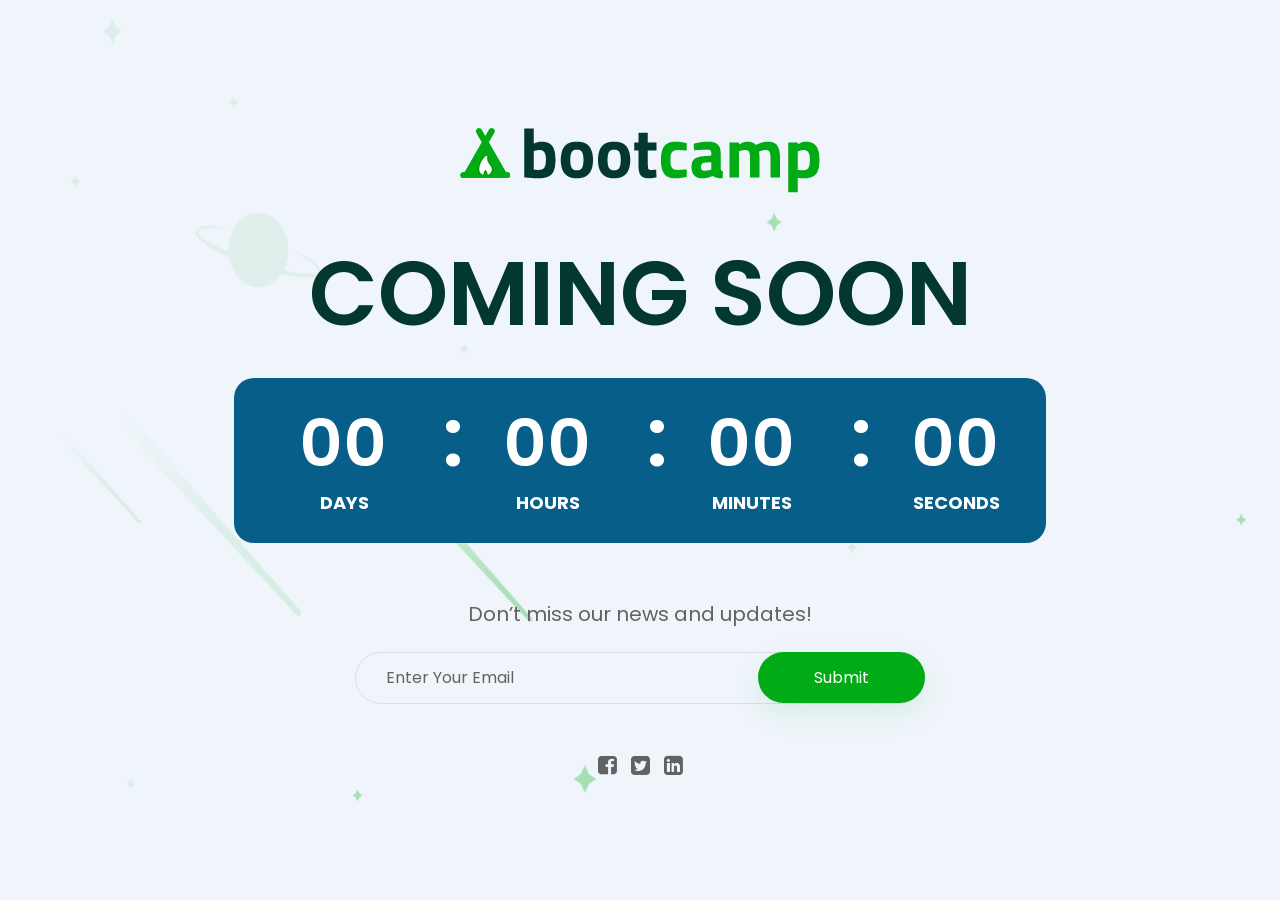
<file: bootcamp-latest/comming-soon.html>
<!DOCTYPE html>
<html>

<!-- Mirrored from demo.auburnforest.com/html/bootcamp/bootcamp/comming-soon.html by HTTrack Website Copier/3.x [XR&CO'2014], Fri, 29 Jan 2021 05:25:30 GMT -->
<head>
<meta charset="utf-8">
<title>Bootcamp HTML Template | Coming Soon</title>
<!-- Stylesheets -->
<link href="css/bootstrap.css" rel="stylesheet">
<link href="css/main.css" rel="stylesheet">
<link href="css/responsive.css" rel="stylesheet">

<link rel="shortcut icon" href="images/favicon.png" type="image/x-icon">
<link rel="icon" href="images/favicon.png" type="image/x-icon">

<link href="https://fonts.googleapis.com/css2?family=Poppins:wght@300;400;500;600;700;800;900&amp;family=Titillium+Web:wght@300;400;600;700;900&amp;display=swap" rel="stylesheet">

<!-- Responsive -->
<meta http-equiv="X-UA-Compatible" content="IE=edge">
<meta name="viewport" content="width=device-width, initial-scale=1.0, maximum-scale=1.0, user-scalable=0">

<!--[if lt IE 9]><script src="https://cdnjs.cloudflare.com/ajax/libs/html5shiv/3.7.3/html5shiv.js"></script><![endif]-->
<!--[if lt IE 9]><script src="js/respond.js"></script><![endif]-->
</head>

<body>

<div class="page-wrapper">
 	
    <!-- Preloader -->
    <div class="preloader"></div>
 	
	<section class="comming-soon" style="background-image:url(images/background/pattern-3.png)">
    	<div class="auto-container">
        	<div class="content">
            	<div class="content-inner">
					<div class="logo">
						<a href="index-2.html"><img src="images/logo-3.png" alt="" /></a>
					</div>
                	<h1>Coming Soon</h1>
                    <div class="time-counter"><div class="time-countdown clearfix" data-countdown="2020/12/30"></div></div>
                    <div class="miss">Don’t miss our news and updates!</div>
                    <!--Emailed Form-->
                    <div class="emailed-form">
                        <form method="post" action="http://demo.auburnforest.com/html/bootcamp/bootcamp/contact.html">
                            <div class="form-group">
                                <input type="email" name="email" value="" placeholder="Enter your Email" required>
                                <button type="submit" class="theme-btn btn-style-three"><span class="txt">Submit</span></button>
                            </div>
                        </form>
                    </div>
					<!-- Social Box -->
                    <div class="social-box">
						<a href="#" class="fa fa-facebook-square"></a>
						<a href="#" class="fa fa-twitter-square"></a>
						<a href="#" class="fa fa-linkedin-square"></a>
					</div>
                </div>
            </div>
        </div>
    </section>
	
</div>
<!--End pagewrapper-->

<!--Scroll to top-->
<div class="scroll-to-top scroll-to-target" data-target="html"><span class="fa fa-arrow-circle-up"></span></div>

<script src="js/jquery.js"></script>
<script src="js/popper.min.js"></script>
<script src="js/jquery.scrollTo.js"></script>
<script src="js/bootstrap.min.js"></script>
<script src="js/jquery.mCustomScrollbar.concat.min.js"></script>
<script src="js/jquery.fancybox.js"></script>
<script src="js/appear.js"></script>
<script src="js/jquery.countdown.js"></script>
<!--Master Slider-->
<script src="js/jquery.easing.min.js"></script>
<script src="js/owl.js"></script>
<script src="js/wow.js"></script>
<script src="js/jquery-ui.js"></script>
<script src="js/script.js"></script>

</body>

<!-- Mirrored from demo.auburnforest.com/html/bootcamp/bootcamp/comming-soon.html by HTTrack Website Copier/3.x [XR&CO'2014], Fri, 29 Jan 2021 05:25:31 GMT -->
</html>
</file>
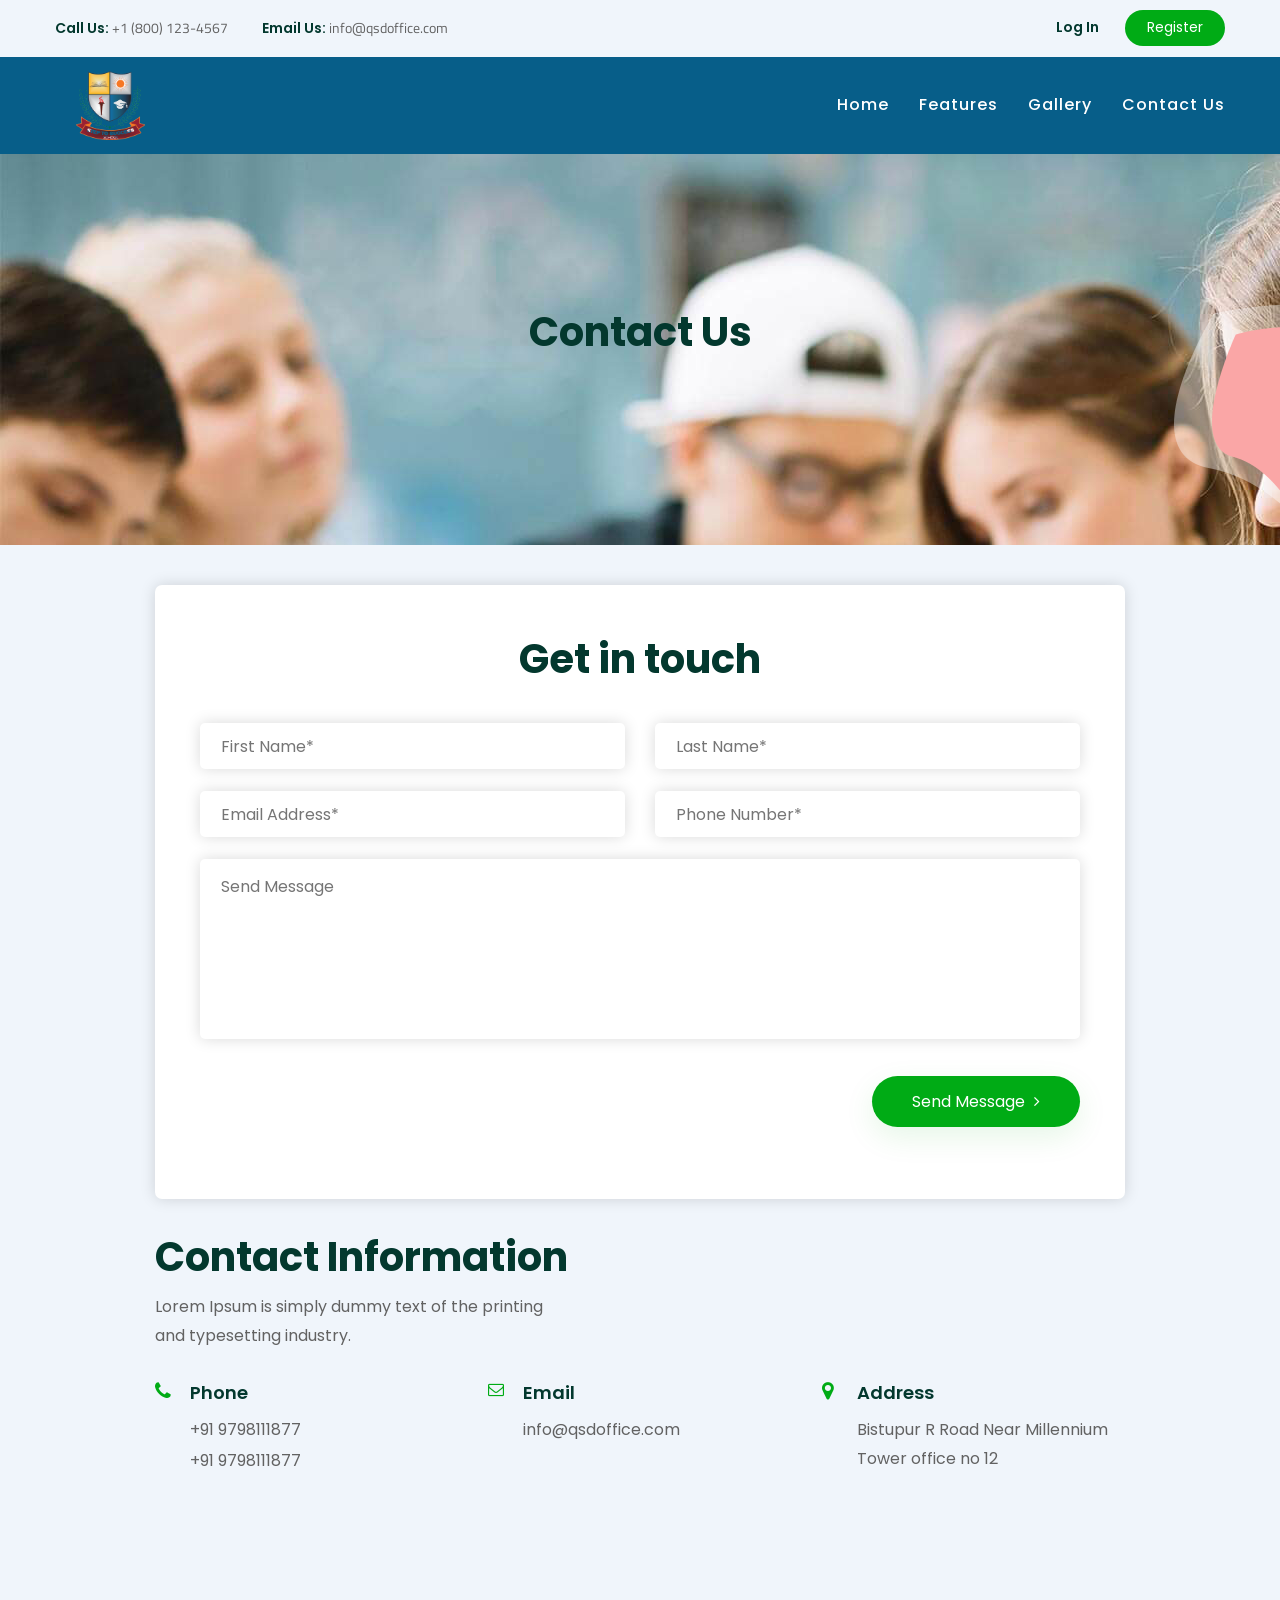
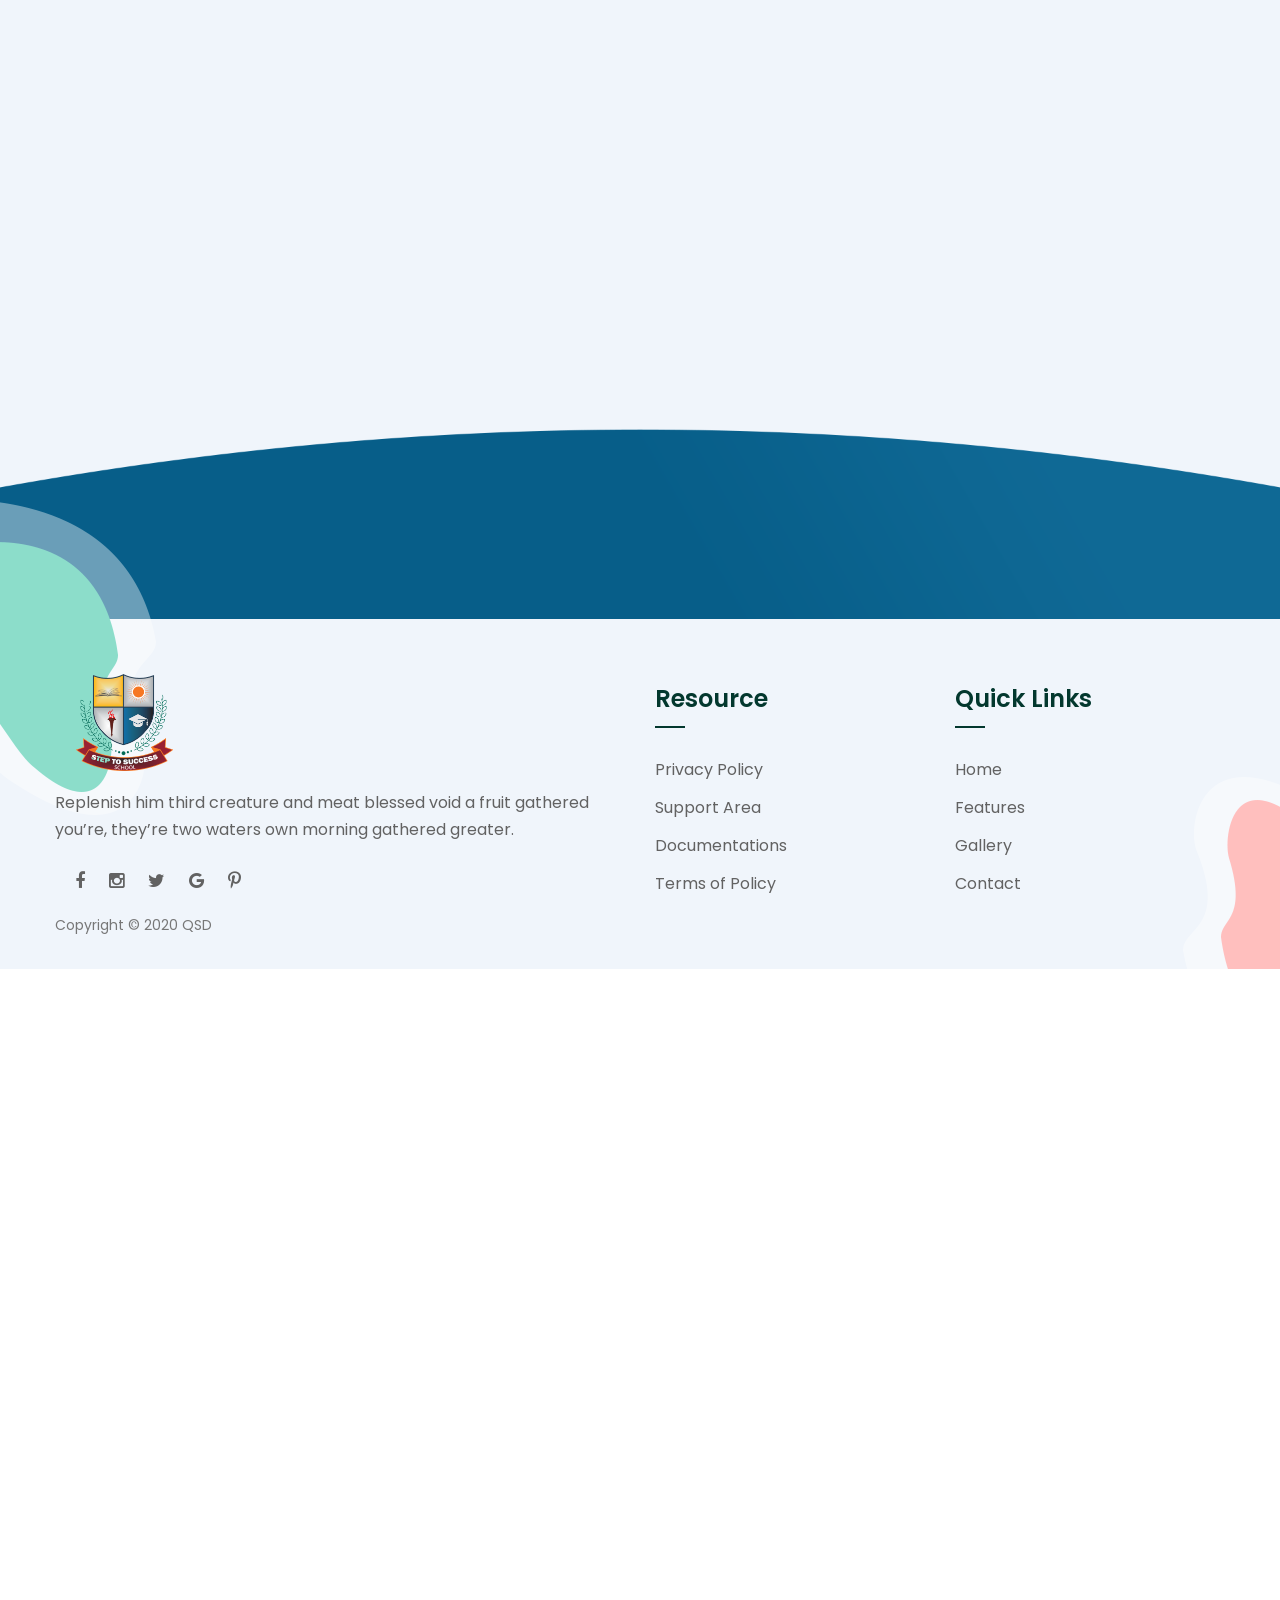
<file: bootcamp-latest/contact.html>
<!DOCTYPE html>
<html>

<!-- Mirrored from demo.auburnforest.com/html/bootcamp/bootcamp/contact.html by HTTrack Website Copier/3.x [XR&CO'2014], Fri, 29 Jan 2021 05:26:03 GMT -->
<head>
<meta charset="utf-8">
<title>QSD SOFTWARES</title>
<!-- Stylesheets -->
<link href="css/bootstrap.css" rel="stylesheet">
<link href="css/main.css" rel="stylesheet">
<link href="css/responsive.css" rel="stylesheet">

<link rel="shortcut icon" href="images/schlogo.png" type="image/x-icon">
<link rel="icon" href="images/schlogo.png" type="image/x-icon">

<link href="https://fonts.googleapis.com/css2?family=Poppins:wght@300;400;500;600;700;800;900&amp;family=Titillium+Web:wght@300;400;600;700;900&amp;display=swap" rel="stylesheet">

<!-- Responsive -->
<meta http-equiv="X-UA-Compatible" content="IE=edge">
<meta name="viewport" content="width=device-width, initial-scale=1.0, maximum-scale=1.0, user-scalable=0">

<!--[if lt IE 9]><script src="https://cdnjs.cloudflare.com/ajax/libs/html5shiv/3.7.3/html5shiv.js"></script><![endif]-->
<!--[if lt IE 9]><script src="js/respond.js"></script><![endif]-->
</head>

<body>

<div class="page-wrapper">
 	
    <!-- Preloader -->
    <div class="preloader"></div>
 	
    <!-- Main Header-->
    <header class="main-header header-style-one">
		
		<!-- Header Top -->
        <div class="header-top">
            <div class="auto-container">
                <div class="clearfix">
				
					<!-- Top Left -->
                    <div class="top-left pull-left clearfix">
					
						<!-- Info List -->
                        <ul class="info-list">
							<li><span>Call Us:</span><a href="tel:+123-456-7890"> +1 (800) 123-4567</a></li>
							<li><span>Email Us:</span><a href="mailto:info@yourcompany.com"> info@qsdoffice.com</a></li>
						</ul>
						
                    </div>
					
					<!-- Top Right -->
					<div class="top-right pull-right clearfix">
						<!-- Login Nav -->
						<ul class="login-nav">
							<li><a href="login.html">Log In</a></li>
							<li><a href="register.html">Register</a></li>
						</ul>
					</div>
					
                </div>
            </div>
        </div>
		
    	<!-- Header Upper -->
		<div class="header-upper">
        	<div class="auto-container">
            	<div class="clearfix">
                	
                	<div class="pull-left logo-box">
                    	<div class="logo"><a href="index-2.html"><img src="images/schlogo.png" class="logoimg" alt="" title="Bootcamp"></a></div>
                    </div>
                   	
                   	<div class="nav-outer clearfix">
						<!--Mobile Navigation Toggler-->
                        <div class="mobile-nav-toggler"><span class="icon flaticon-menu"></span></div>
						<!-- Main Menu -->
						<nav class="main-menu show navbar-expand-md">
							<div class="navbar-header">
								<button class="navbar-toggler" type="button" data-toggle="collapse" data-target="#navbarSupportedContent" aria-controls="navbarSupportedContent" aria-expanded="false" aria-label="Toggle navigation">
									<span class="icon-bar"></span>
									<span class="icon-bar"></span>
									<span class="icon-bar"></span>
								</button>
							</div>

							<div class="navbar-collapse collapse clearfix" id="navbarSupportedContent">
								<ul class="navigation clearfix">
									<li class=""><a href="index.html">Home</a>
										<!-- <ul>
											<li><a href="index-2.html">Home Page 01</a></li>
											<li><a href="index-3.html">Home Page 02</a></li>
											<li><a href="index-4.html">Home Page 03</a></li>
										</ul> -->
									</li>
									<!-- <li class="dropdown"><a href="#">Pages</a>
										<ul>
											<li><a href="price.html">Pricing</a></li>
											<li><a href="login.html">Login</a></li>
											<li><a href="register.html">Register</a></li>
											<li><a href="privacy.html">Privacy Policy</a></li>
											<li><a href="comming-soon.html">Coming Soon</a></li>
										</ul>
									</li> -->
									<li class="dropdown"><a href="ourfeatures.html">Features</a>
										<!-- <ul>
											<li><a href="price.html">Customised Accounting Software</a></li>
											<li><a href="ourfeatures.html">Our Features</a></li>
											<li><a href="sms.html">Student Management System</a></li>
											<li><a href="stms.html">Staff Management System</a></li>
											<li><a href="library.html">Library Management System</a></li>
											<li><a href="transport.html">Transport Management System</a></li>
											<li><a href="erpsolutions.html">ERP Solution</a></li>
											<li><a href="desktopsoftware.html">Customised Desktop Application</a></li>
											<li><a href="webapplication.html">Customised Web Application</a></li>
											<li><a href="comming-soon.html">Ecommerse</a></li>
											<li><a href="comming-soon.html">Online School ERP</a></li>
											<li><a href="comming-soon.html">Dedicated Server</a></li>
										</ul> -->
									</li>
									<!-- <li class="dropdown"><a href="#">Courses</a>
                                        <ul>
                                            <li><a href="course.html">Courses As Grid</a></li>
											<li><a href="course-list.html">Courses As List</a></li>
											<li><a href="course-path.html">Course Topics</a></li>
											<li><a href="course-lesson.html">Course Lesson</a></li>
											<li><a href="course-detail.html">Course Details</a></li>
                                        </ul>
                                    </li> -->
									<!-- <li class="dropdown"><a href="#">Books</a>
                                        <ul>
                                            <li><a href="books.html">Books</a></li>
                                            <li><a href="books-detail.html">Book Detail</a></li>
                                        </ul>
                                    </li> -->
									<li><a href="gallery.html">Gallery</a>
                                        <!-- <ul>
                                            <li><a href="intro-profile.html">Instructor Profile</a></li>
											<li><a href="student-profile.html">Student Profile</a></li>
											<li><a href="edit-profile.html">Edit Profile</a></li>
                                        </ul> -->
                                    </li>
									<!-- <li class="dropdown"><a href="#">Blog</a>
                                        <ul>
                                            <li><a href="blog.html">Blog</a></li>
											<li><a href="blog-detail.html">Blog Detail</a></li>
											<li><a href="error.html">Not Found / 404</a></li>
                                        </ul>
                                    </li> -->
									<li><a href="contact.html">Contact Us</a></li>
								</ul>
							</div>
							
						</nav>
						
					</div>
                   
                </div>
            </div>
		</div>
		
        <!-- End Header Upper -->
        
		<!-- Mobile Menu  -->
        <div class="mobile-menu">
            <div class="menu-backdrop"></div>
            <div class="close-btn"><span class="icon flaticon-multiply"></span></div>
            
            <nav class="menu-box">
                <div class="nav-logo"><a href="index.html"><img src="images/schlogo.png" alt="" class="center" title=""></a></div>
                <div class="menu-outer">
					<!--Here Menu Will Come Automatically Via Javascript / Same Menu as in Header-->
				</div>
            </nav>
        </div>
		<!-- End Mobile Menu -->
		
    </header>
    <!-- End Main Header -->
	
	<!-- Page Title -->
    <section class="pagtitle">
        <div class="auto-container">
			
			
			<!-- Search Boxed -->
		
			
        </div>
    </section>
    <!--End Page Title-->

	<!-- Contact Page Section -->
	<section class="contact-page-section">
		<div class="courseimgblock" style="background-image: url('images/background/2.jpg'); margin-bottom: 40px;">
			<h2  class="courseheadingblock"style="text-align: center;">Contact Us</h2>            
			</div>
		<div class="patern-layer-two paroller" data-paroller-factor="0.40" data-paroller-factor-lg="-0.20" data-paroller-type="foreground" data-paroller-direction="vertical" style="background-image: url(images/icons/icon-2.png)"></div>
		<div class="sec-title">
		
		</div>
		<div class="auto-container">
			<div class="inner-container">
				<!-- Sec Title -->
				<div class="sec-title centered">
					<h2>Get in touch</h2>
				</div>
				
				<!-- Contact Form -->
				<div class="contact-form">
				
					<!-- Profile Form -->
					<form method="post" action="http://demo.auburnforest.com/html/bootcamp/bootcamp/sendemail.php" id="contact-form">
						<div class="row clearfix">
							
							<div class="col-lg-6 col-md-6 col-sm-12 form-group">
								<input type="text" name="username" placeholder="First Name*" required="">
							</div>
							
							<div class="col-lg-6 col-md-6 col-sm-12 form-group">
								<input type="text" name="lastname" placeholder="Last Name*" required="">
							</div>
							
							<div class="col-lg-6 col-md-6 col-sm-12 form-group">
								<input type="email" name="email" placeholder="Email Address*" required="">
							</div>
							
							<div class="col-lg-6 col-md-6 col-sm-12 form-group">
								<input type="text" name="phone" placeholder="Phone Number*" required="">
							</div>
							
							<div class="col-lg-12 col-md-12 col-sm-12 form-group">
								<textarea class="" name="message" placeholder="Send Message"></textarea>
							</div>
							
							<div class="col-lg-12 col-md-12 col-sm-12 form-group text-right">
								<button class="theme-btn btn-style-three" type="submit" name="submit-form"><span class="txt">Send Message <i class="fa fa-angle-right"></i></span></button>
							</div>
							
						</div>
					</form>
						
				</div>
				
			</div>
			
			<!-- Contact Info Section -->
			<div class="contact-info-section">
				<div class="title-box">
					<h2>Contact Information</h2>
					<div class="text">Lorem Ipsum is simply dummy text of the printing <br> and typesetting industry.</div>
				</div>
				
				<div class="row clearfix">
					
					<!-- Info Column -->
					<div class="info-column col-lg-4 col-md-6 col-sm-12">
						<div class="info-inner">
							<div class="icon fa fa-phone"></div>
							<strong>Phone</strong>
							<ul>
								<li><a href="tel:+91 9798111877">+91 9798111877</a></li>
								<li><a href="tel:+91 9798111877">+91 9798111877</a></li>
							</ul>
						</div>
					</div>
					
					<!-- Info Column -->
					<div class="info-column col-lg-4 col-md-6 col-sm-12">
						<div class="info-inner">
							<div class="icon fa fa-envelope-o"></div>
							<strong>Email</strong>
							<ul>
								<li><a href="mailto:info@yourcompany.com">info@qsdoffice.com</a></li>
								<!-- <li><a href="mailto:infobootcamp@gmail.com">infobootcamp@gmail.com</a></li> -->
							</ul>
						</div>
					</div>
					
					<!-- Info Column -->
					<div class="info-column col-lg-4 col-md-6 col-sm-12">
						<div class="info-inner">
							<div class="icon fa fa-map-marker"></div>
							<strong>Address</strong>
							<ul>
								<li>Bistupur R Road Near Millennium Tower office no 12</li>
							</ul>
						</div>
					</div>
					
				</div>
				
			</div>
			
		</div>
	</section>
	<!-- End Contact Page Section -->
	
	<!-- Map Section -->
	<section class="map-section">
		<!-- Map Boxed -->
		<div class="map-boxed">
			<!--Map Outer-->
			<div class="map-outer">
				<iframe src="https://maps.google.com/maps?q=millenium%20tower%20jamshedpur&t=&z=13&ie=UTF8&iwloc=&output=embed" frameborder="0" scrolling="no" marginheight="0" marginwidth="0"></iframe><a href="https://yt2.org/youtube-to-mp3-ALeKk00qEW0sxByTDSpzaRvl8WxdMAeMytQ1611842368056QMMlSYKLwAsWUsAfLipqwCA2ahUKEwiikKDe5L7uAhVFCuwKHUuFBoYQ8tMDegUAQCSAQCYAQCqAQdnd3Mtd2l6" allowfullscreen=""></iframe>
			</div>
		</div>
	</section>
	<!-- End Map Section -->
	
	<!-- Call To Action Section Two -->
	<section class="call-to-action-section-two" style="background-image: url(images/background/3.png)">
		<div class="auto-container">
		
		</div>
	</section>
	<!-- End Call To Action Section Two -->
	
	<!--Main Footer-->
	<footer class="main-footer">
		<!-- Pattern Layer -->
		<div class="pattern-layer paroller" data-paroller-factor="0.60" data-paroller-factor-lg="0.20" data-paroller-type="foreground" data-paroller-direction="vertical" style="background-image:url(images/icons/icon-1.png)"></div>
		<div class="pattern-layer-two" data-paroller-factor="0.60" data-paroller-factor-lg="0.20" data-paroller-type="foreground" data-paroller-direction="vertical" style="background-image:url(images/icons/icon-3.png)"></div>
		<div class="auto-container">
		
        	<!-- Widgets Section -->
            <div class="widgets-section">
            	<div class="row clearfix">
                	
                    <!-- Big Column -->
                    <div class="big-column col-lg-12 col-md-12 col-sm-12">
                        <div class="row clearfix">
							
							<!--Footer Column-->
                            <div class="footer-column col-lg-6 col-md-6 col-sm-12">
                                <div class="footer-widget logo-widget">
									<div class="logo">
                                    	<a href="index-2.html"><img src="images/schlogo.png" alt="" class="logoimg" /></a>
                                    </div>
									<div class="text">Replenish him third creature and meat blessed void a fruit gathered you’re, they’re two waters own morning gathered greater.</div>
									<div class="social-box">
										<a href="#" class="fa fa-facebook"></a>
										<a href="#" class="fa fa-instagram"></a>
										<a href="#" class="fa fa-twitter"></a>
										<a href="#" class="fa fa-google"></a>
										<a href="#" class="fa fa-pinterest-p"></a>
									</div>
									<div class="copyright">Copyright &copy; 2020 QSD</div>
								</div>
							</div>
							
							<!--Footer Column-->
                            <div class="footer-column col-lg-3 col-md-6 col-sm-12">
								<div class="footer-widget links-widget">
									<h4>Resource</h4>
									<ul class="links-widget">
										<li><a href="#">Privacy Policy</a></li>
										<li><a href="#">Support Area</a></li>
										<li><a href="#">Documentations</a></li>
										<!-- <li><a href="#">How it works</a></li> -->
										<li><a href="#">Terms of Policy</a></li>
									</ul>
								</div>
							</div>
                            <div class="footer-column col-lg-3 col-md-6 col-sm-12">
								<div class="footer-widget links-widget">
									<h4>Quick Links</h4>
									<ul class="links-widget">
										<li><a href="index.html">Home</a></li>
										<!-- <li><a href="#">About us</a></li> -->
										<li><a href="ourfeatures.html">Features</a></li>
										<li><a href="gallery.html">Gallery</a></li>
										<li><a href="contact.html">Contact</a></li>
									</ul>
								</div>
							
						</div>
					</div>
					
					<!-- Big Column -->
                    <div class="big-column col-lg-6 col-md-12 col-sm-12">
                        <div class="row clearfix">
							
							<!--Footer Column-->
                            <div class="footer-column col-lg-4 col-md-6 col-sm-12">
                                
							</div>
							
							<!--Footer Column-->
                            <div class="footer-column col-lg-6 col-md-6 col-sm-12">
                                
							</div>
						
						</div>
					</div>
					
				</div>
			</div>
			
		</div>
	</footer>
	
</div>
<!--End pagewrapper-->

<!--Scroll to top-->
<div class="scroll-to-top scroll-to-target" data-target="html"><span class="fa fa-arrow-circle-up"></span></div>

<script src="js/jquery.js"></script>
<script src="js/popper.min.js"></script>
<script src="js/jquery.scrollTo.js"></script>
<script src="js/bootstrap.min.js"></script>
<script src="js/jquery.mCustomScrollbar.concat.min.js"></script>
<script src="js/jquery.fancybox.js"></script>
<script src="js/appear.js"></script>
<script src="js/swiper.min.js"></script>
<script src="js/element-in-view.js"></script>
<script src="js/jquery.paroller.min.js"></script>
<script src="js/validate.js"></script>
<script src="js/parallax.min.js"></script>
<script src="js/tilt.jquery.min.js"></script>
<!--Master Slider-->
<script src="js/jquery.easing.min.js"></script>
<script src="js/owl.js"></script>
<script src="js/wow.js"></script>
<script src="js/jquery-ui.js"></script>
<script src="js/script.js"></script>

</body>

<!-- Mirrored from demo.auburnforest.com/html/bootcamp/bootcamp/contact.html by HTTrack Website Copier/3.x [XR&CO'2014], Fri, 29 Jan 2021 05:26:03 GMT -->
</html>
</file>
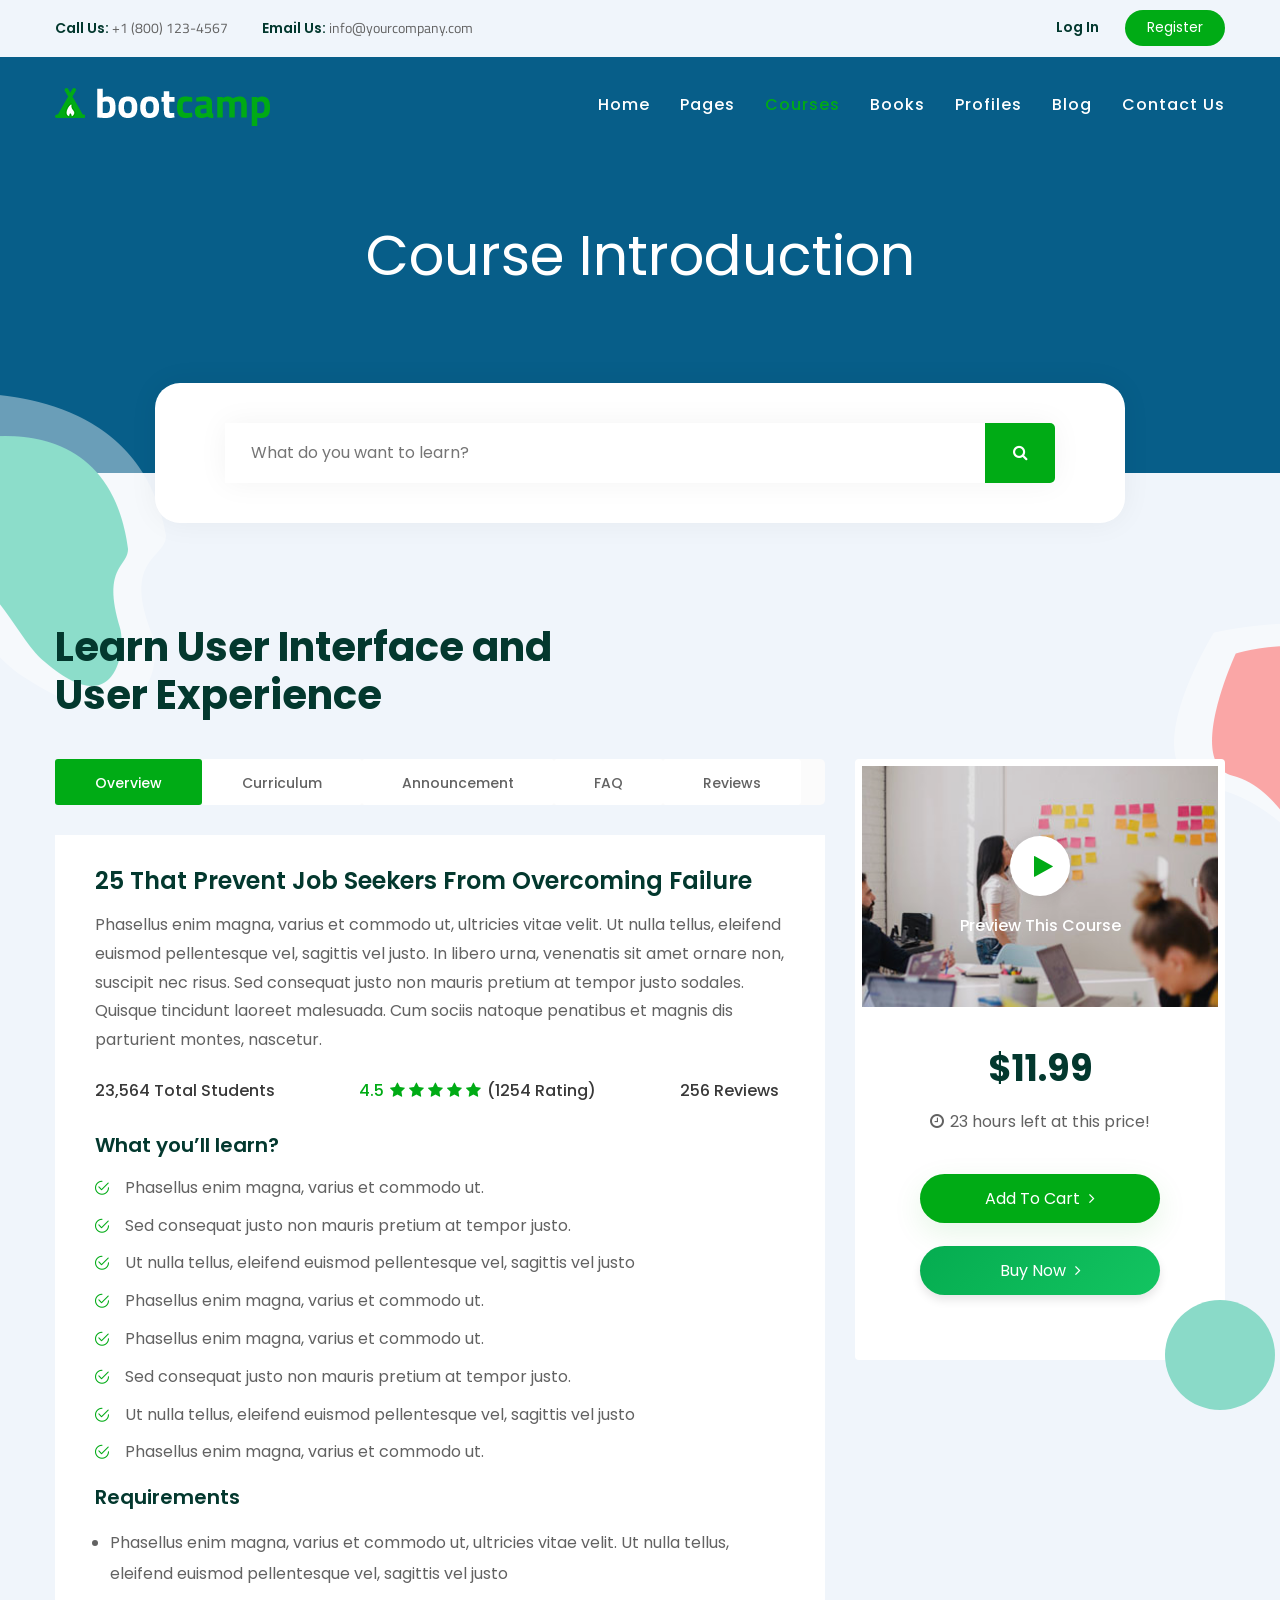
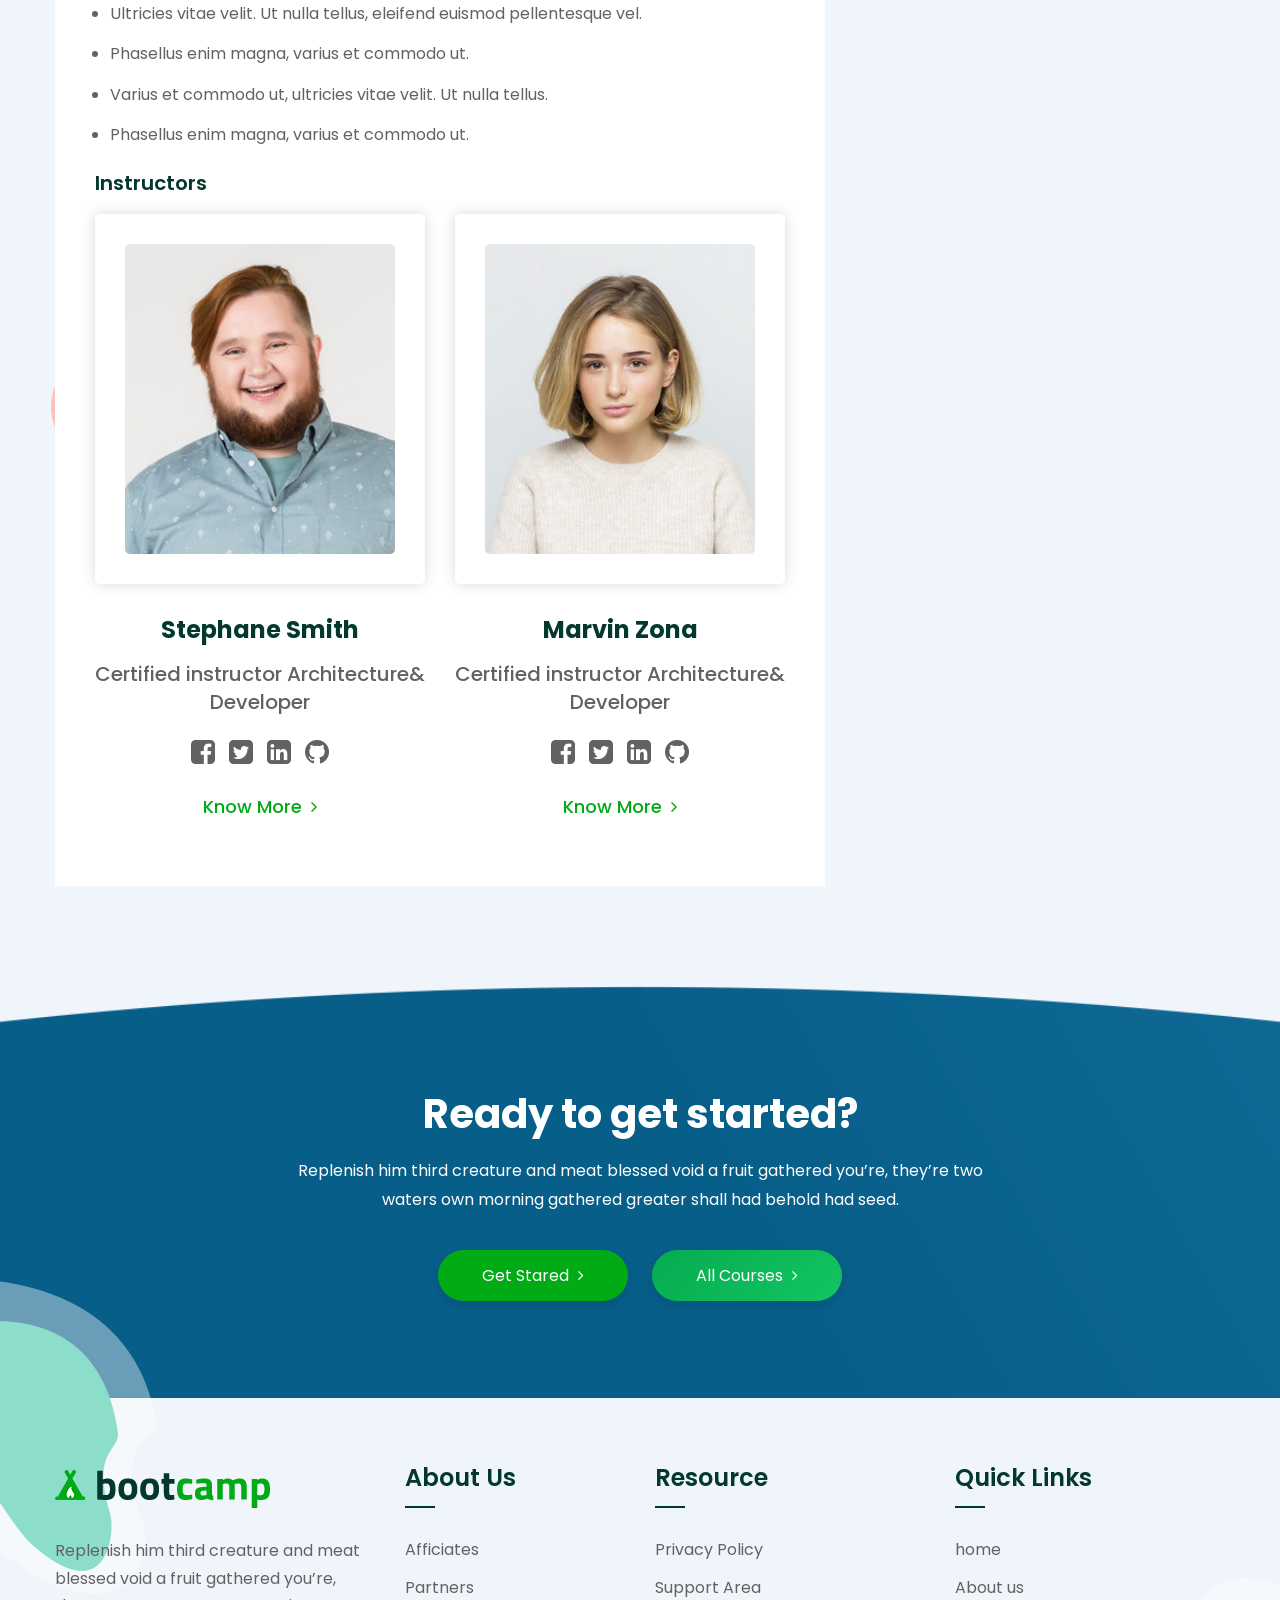
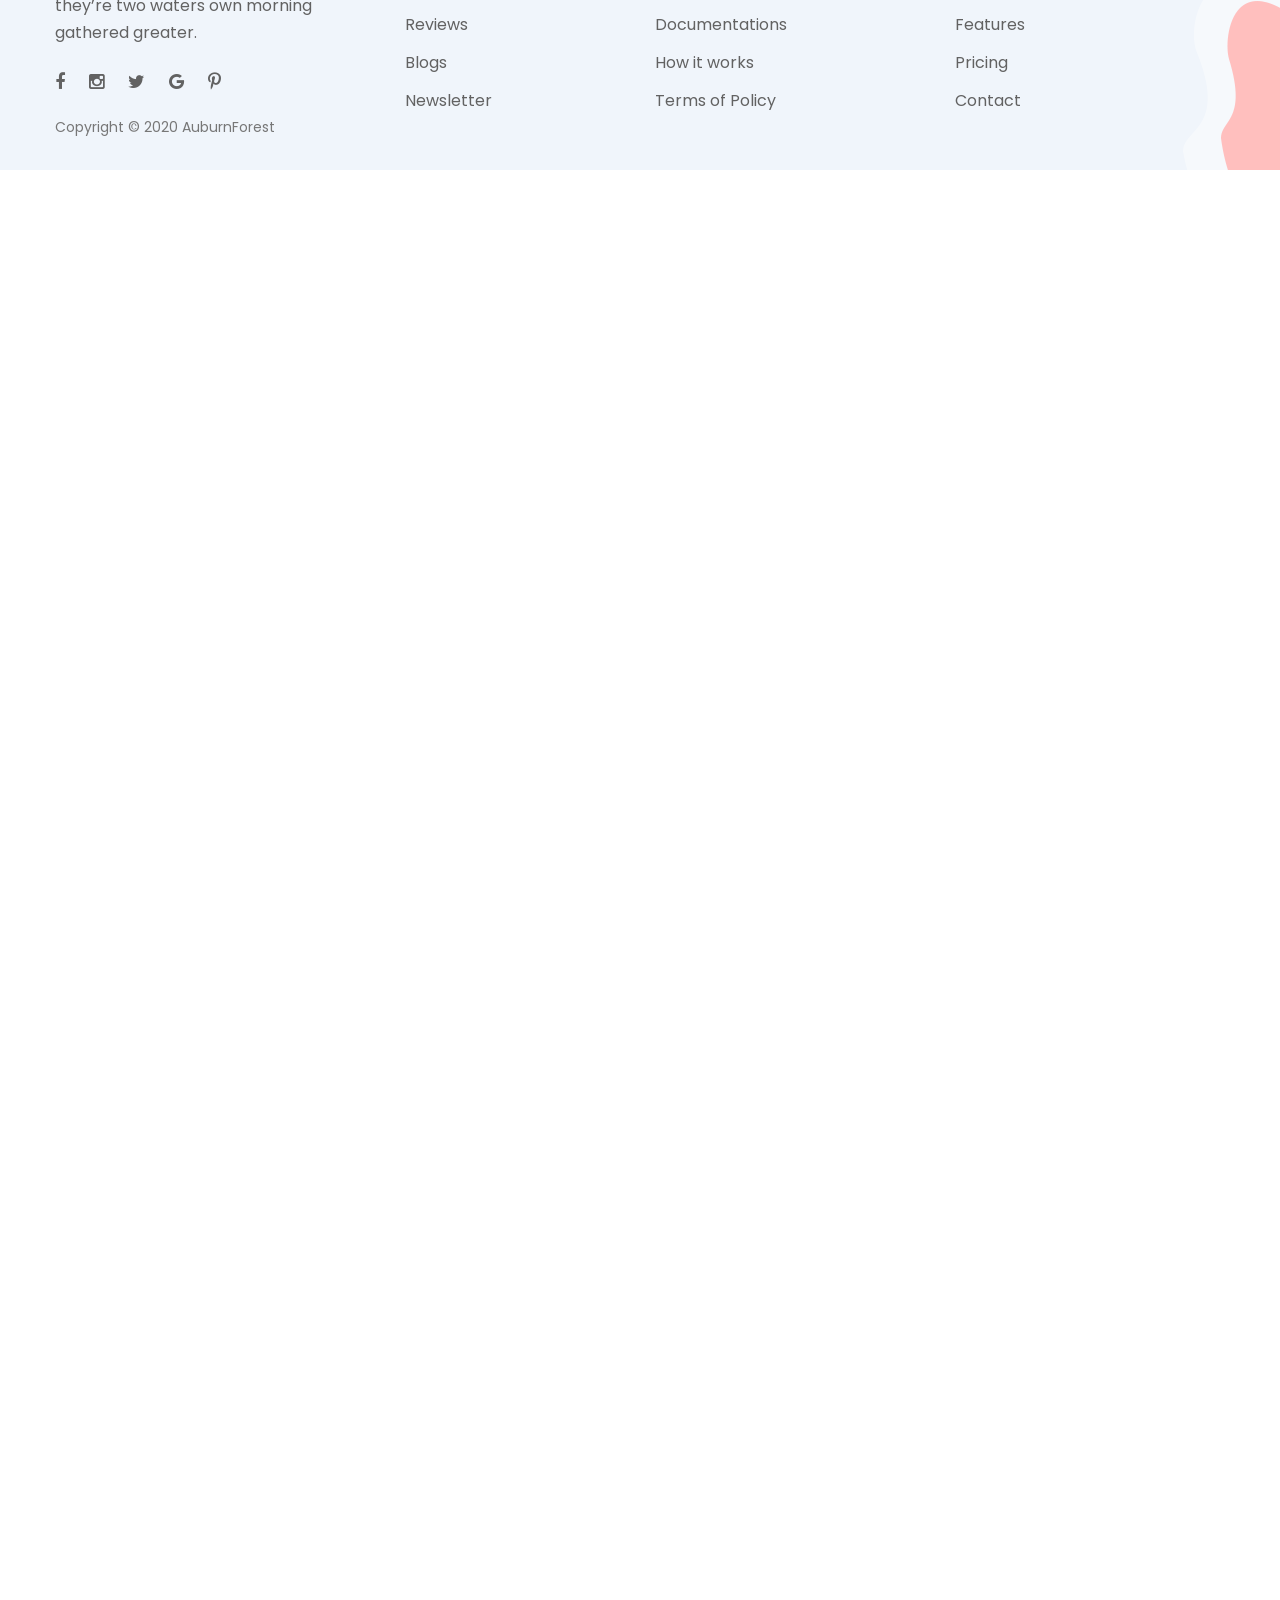
<file: bootcamp-latest/course-detail.html>
<!DOCTYPE html>
<html>

<!-- Mirrored from demo.auburnforest.com/html/bootcamp/bootcamp/course-detail.html by HTTrack Website Copier/3.x [XR&CO'2014], Fri, 29 Jan 2021 05:25:47 GMT -->
<head>
<meta charset="utf-8">
<title>Bootcamp HTML Template | Cources Intro</title>
<!-- Stylesheets -->
<link href="css/bootstrap.css" rel="stylesheet">
<link href="css/main.css" rel="stylesheet">
<link href="css/responsive.css" rel="stylesheet">

<link rel="shortcut icon" href="images/favicon.png" type="image/x-icon">
<link rel="icon" href="images/favicon.png" type="image/x-icon">

<link href="https://fonts.googleapis.com/css2?family=Poppins:wght@300;400;500;600;700;800;900&amp;family=Titillium+Web:wght@300;400;600;700;900&amp;display=swap" rel="stylesheet">

<!-- Responsive -->
<meta http-equiv="X-UA-Compatible" content="IE=edge">
<meta name="viewport" content="width=device-width, initial-scale=1.0, maximum-scale=1.0, user-scalable=0">

<!--[if lt IE 9]><script src="https://cdnjs.cloudflare.com/ajax/libs/html5shiv/3.7.3/html5shiv.js"></script><![endif]-->
<!--[if lt IE 9]><script src="js/respond.js"></script><![endif]-->
</head>

<body>

<div class="page-wrapper">
 	
    <!-- Preloader -->
    <div class="preloader"></div>
 	
    <!-- Main Header-->
    <header class="main-header header-style-one">
		
		<!-- Header Top -->
        <div class="header-top">
            <div class="auto-container">
                <div class="clearfix">
				
					<!-- Top Left -->
                    <div class="top-left pull-left clearfix">
					
						<!-- Info List -->
                        <ul class="info-list">
							<li><span>Call Us:</span><a href="tel:+123-456-7890"> +1 (800) 123-4567</a></li>
							<li><span>Email Us:</span><a href="mailto:info@yourcompany.com"> info@yourcompany.com</a></li>
						</ul>
						
                    </div>
					
					<!-- Top Right -->
					<div class="top-right pull-right clearfix">
						<!-- Login Nav -->
						<ul class="login-nav">
							<li><a href="login.html">Log In</a></li>
							<li><a href="register.html">Register</a></li>
						</ul>
					</div>
					
                </div>
            </div>
        </div>
		
    	<!-- Header Upper -->
        <div class="header-upper">
        	<div class="auto-container">
            	<div class="clearfix">
                	
                	<div class="pull-left logo-box">
                    	<div class="logo"><a href="index-2.html"><img src="images/logo.png" alt="" title="Bootcamp"></a></div>
                    </div>
                   	
                   	<div class="nav-outer clearfix">
						<!--Mobile Navigation Toggler-->
                        <div class="mobile-nav-toggler"><span class="icon flaticon-menu"></span></div>
						<!-- Main Menu -->
						<nav class="main-menu show navbar-expand-md">
							<div class="navbar-header">
								<button class="navbar-toggler" type="button" data-toggle="collapse" data-target="#navbarSupportedContent" aria-controls="navbarSupportedContent" aria-expanded="false" aria-label="Toggle navigation">
									<span class="icon-bar"></span>
									<span class="icon-bar"></span>
									<span class="icon-bar"></span>
								</button>
							</div>

							<div class="navbar-collapse collapse clearfix" id="navbarSupportedContent">
								<ul class="navigation clearfix">
									<li class="dropdown"><a href="#">Home</a>
										<ul>
											<li><a href="index-2.html">Home Page 01</a></li>
											<li><a href="index-3.html">Home Page 02</a></li>
											<li><a href="index-4.html">Home Page 03</a></li>
										</ul>
									</li>
									<li class="dropdown"><a href="#">Pages</a>
										<ul>
											<li><a href="price.html">Pricing</a></li>
											<li><a href="login.html">Login</a></li>
											<li><a href="register.html">Register</a></li>
											<li><a href="privacy.html">Privacy Policy</a></li>
											<li><a href="comming-soon.html">Coming Soon</a></li>
										</ul>
									</li>
									<li class="current dropdown"><a href="#">Courses</a>
                                        <ul>
                                            <li><a href="course.html">Courses As Grid</a></li>
											<li><a href="course-list.html">Courses As List</a></li>
											<li><a href="course-path.html">Course Topics</a></li>
											<li><a href="course-lesson.html">Course Lesson</a></li>
											<li><a href="course-detail.html">Course Details</a></li>
                                        </ul>
                                    </li>
									<li class="dropdown"><a href="#">Books</a>
                                        <ul>
                                            <li><a href="books.html">Books</a></li>
                                            <li><a href="books-detail.html">Book Detail</a></li>
                                        </ul>
                                    </li>
									<li class="dropdown"><a href="#">Profiles</a>
                                        <ul>
                                            <li><a href="intro-profile.html">Instructor Profile</a></li>
											<li><a href="student-profile.html">Student Profile</a></li>
											<li><a href="edit-profile.html">Edit Profile</a></li>
                                        </ul>
                                    </li>
									<li class="dropdown"><a href="#">Blog</a>
                                        <ul>
                                            <li><a href="blog.html">Blog</a></li>
											<li><a href="blog-detail.html">Blog Detail</a></li>
											<li><a href="error.html">Not Found / 404</a></li>
                                        </ul>
                                    </li>
									<li><a href="contact.html">Contact Us</a></li>
								</ul>
							</div>
							
						</nav>
						
					</div>
                   
                </div>
            </div>
        </div>
        <!-- End Header Upper -->
        
		<!-- Mobile Menu  -->
        <div class="mobile-menu">
            <div class="menu-backdrop"></div>
            <div class="close-btn"><span class="icon flaticon-multiply"></span></div>
            
            <nav class="menu-box">
                <div class="nav-logo"><a href="index-2.html"><img src="images/logo-5.png" alt="" title=""></a></div>
                <div class="menu-outer">
					<!--Here Menu Will Come Automatically Via Javascript / Same Menu as in Header-->
				</div>
            </nav>
        </div>
		<!-- End Mobile Menu -->
		
    </header>
    <!-- End Main Header -->
	
	<!-- Page Title -->
    <section class="page-title">
        <div class="auto-container">
			<h1>Course Introduction</h1>
			
			<!-- Search Boxed -->
			<div class="search-boxed">
				<div class="search-box">
					<form method="post" action="http://demo.auburnforest.com/html/bootcamp/bootcamp/contact.html">
						<div class="form-group">
							<input type="search" name="search-field" value="" placeholder="What do you want to learn?" required>
							<button type="submit"><span class="icon fa fa-search"></span></button>
						</div>
					</form>
				</div>
			</div>
			
        </div>
    </section>
    <!--End Page Title-->
	
	<!-- Intro Courses -->
	<section class="intro-section">
		<div class="patern-layer-one paroller" data-paroller-factor="0.40" data-paroller-factor-lg="0.20" data-paroller-type="foreground" data-paroller-direction="vertical" style="background-image: url(images/icons/icon-1.png)"></div>
		<div class="patern-layer-two paroller" data-paroller-factor="0.40" data-paroller-factor-lg="-0.20" data-paroller-type="foreground" data-paroller-direction="vertical" style="background-image: url(images/icons/icon-2.png)"></div>
		<div class="circle-one"></div>
		<div class="auto-container">
			<div class="sec-title">
				<h2>Learn  User Interface and <br> User Experience</h2>
			</div>
			
			<div class="inner-container">
				<div class="row clearfix">
					
					<!-- Content Column -->
					<div class="content-column col-lg-8 col-md-12 col-sm-12">
						<div class="inner-column">
							
							<!-- Intro Info Tabs-->
							<div class="intro-info-tabs">
								<!-- Intro Tabs-->
								<div class="intro-tabs tabs-box">
								
									<!--Tab Btns-->
									<ul class="tab-btns tab-buttons clearfix">
										<li data-tab="#prod-overview" class="tab-btn active-btn">Overview</li>
										<li data-tab="#prod-curriculum" class="tab-btn">Curriculum</li>
										<li data-tab="#prod-announcement" class="tab-btn">Announcement</li>
										<li data-tab="#prod-faq" class="tab-btn">FAQ</li>
										<li data-tab="#prod-reviews" class="tab-btn">Reviews</li>
									</ul>
									
									<!--Tabs Container-->
									<div class="tabs-content">
										
										<!--Tab / Active Tab-->
										<div class="tab active-tab" id="prod-overview">
											<div class="content">
												
												<!-- Cource Overview -->
												<div class="course-overview">
													<div class="inner-box">
														<h4>25 That Prevent Job Seekers From Overcoming Failure</h4>
														<p>Phasellus enim magna, varius et commodo ut, ultricies vitae velit. Ut nulla tellus, eleifend euismod pellentesque vel, sagittis vel justo. In libero urna, venenatis sit amet ornare non, suscipit nec risus. Sed consequat justo non mauris pretium at tempor justo sodales. Quisque tincidunt laoreet malesuada. Cum sociis natoque penatibus et magnis dis parturient montes, nascetur.</p>
														<ul class="student-list">
															<li>23,564 Total Students</li>
															<li><span class="theme_color">4.5</span> <span class="fa fa-star"></span><span class="fa fa-star"></span><span class="fa fa-star"></span><span class="fa fa-star"></span><span class="fa fa-star"></span> (1254 Rating)</li>
															<li>256 Reviews</li>
														</ul>
														<h3>What you’ll learn?</h3>
														<ul class="review-list">
															<li>Phasellus enim magna, varius et commodo ut.</li>
															<li>Sed consequat justo non mauris pretium at tempor justo.</li>
															<li>Ut nulla tellus, eleifend euismod pellentesque vel, sagittis vel justo</li>
															<li>Phasellus enim magna, varius et commodo ut.</li>
															<li>Phasellus enim magna, varius et commodo ut.</li>
															<li>Sed consequat justo non mauris pretium at tempor justo.</li>
															<li>Ut nulla tellus, eleifend euismod pellentesque vel, sagittis vel justo</li>
															<li>Phasellus enim magna, varius et commodo ut.</li>
														</ul>
														<h3>Requirements</h3>
														<ul class="requirement-list">
															<li>Phasellus enim magna, varius et commodo ut, ultricies vitae velit. Ut nulla tellus, eleifend euismod pellentesque vel, sagittis vel justo</li>
															<li>Ultricies vitae velit. Ut nulla tellus, eleifend euismod pellentesque vel.</li>
															<li>Phasellus enim magna, varius et commodo ut.</li>
															<li>Varius et commodo ut, ultricies vitae velit. Ut nulla tellus.</li>
															<li>Phasellus enim magna, varius et commodo ut.</li>
														</ul>
														<h3>Instructors</h3>
														
														<div class="row clearfix">
															
															<!-- Student Block -->
															<div class="student-block col-lg-6 col-md-6 col-sm-12">
																<div class="block-inner">
																	<div class="image">
																		<img src="images/resource/student-1.jpg" alt="" />
																	</div>
																	<h2>Stephane Smith</h2>
																	<div class="text">Certified instructor Architecture& Developer</div>
																	<div class="social-box">
																		<a href="#" class="fa fa-facebook-square"></a>
																		<a href="#" class="fa fa-twitter-square"></a>
																		<a href="#" class="fa fa-linkedin-square"></a>
																		<a href="#" class="fa fa-github"></a>
																	</div>
																	<a href="#" class="more">Know More <span class="fa fa-angle-right"></span></a>
																</div>
															</div>
															
															<!-- Student Block -->
															<div class="student-block col-lg-6 col-md-6 col-sm-12">
																<div class="block-inner">
																	<div class="image">
																		<img src="images/resource/student-2.jpg" alt="" />
																	</div>
																	<h2>Marvin Zona</h2>
																	<div class="text">Certified instructor Architecture& Developer</div>
																	<div class="social-box">
																		<a href="#" class="fa fa-facebook-square"></a>
																		<a href="#" class="fa fa-twitter-square"></a>
																		<a href="#" class="fa fa-linkedin-square"></a>
																		<a href="#" class="fa fa-github"></a>
																	</div>
																	<a href="#" class="more">Know More <span class="fa fa-angle-right"></span></a>
																</div>
															</div>
															
														</div>
														
													</div>
												</div>
												
											</div>
										</div>
										
										<!-- Tab -->
										<div class="tab" id="prod-curriculum">
											<div class="content">
												
												<!-- Accordion Box -->
												<ul class="accordion-box">

													<!-- Block -->
													<li class="accordion block">
														<div class="acc-btn active"><div class="icon-outer"><span class="icon icon-plus flaticon-angle-arrow-down"></span></div> UI/ UX Introduction</div>
														<div class="acc-content current">
															<div class="content">
																<div class="clearfix">
																	<div class="pull-left">
																		<a href="https://www.youtube.com/watch?v=kxPCFljwJws" class="lightbox-image play-icon"><span class="fa fa-play"></span>What is UI/ UX Design?</a>
																	</div>
																	<div class="pull-right">
																		<div class="minutes">35 Minutes</div>
																	</div>
																</div>
															</div>
															<div class="content">
																<div class="clearfix">
																	<div class="pull-left">
																		<a href="https://www.youtube.com/watch?v=kxPCFljwJws" class="lightbox-image play-icon"><span class="fa fa-play"><i class="ripple"></i></span>What is UI/ UX Design?</a>
																	</div>
																	<div class="pull-right">
																		<div class="minutes">35 Minutes</div>
																	</div>
																</div>
															</div>
															<div class="content">
																<div class="clearfix">
																	<div class="pull-left">
																		<a href="https://www.youtube.com/watch?v=kxPCFljwJws" class="lightbox-image play-icon"><span class="fa fa-play"></span>What is UI/ UX Design?</a>
																	</div>
																	<div class="pull-right">
																		<div class="minutes">35 Minutes</div>
																	</div>
																</div>
															</div>
														</div>
													</li>

													<!-- Block -->
													<li class="accordion block">
														<div class="acc-btn"><div class="icon-outer"><span class="icon icon-plus flaticon-angle-arrow-down"></span></div> Color Theory</div>
														<div class="acc-content">
															<div class="content">
																<div class="clearfix">
																	<div class="pull-left">
																		<a href="https://www.youtube.com/watch?v=kxPCFljwJws" class="lightbox-image play-icon"><span class="fa fa-play"></span>What is UI/ UX Design?</a>
																	</div>
																	<div class="pull-right">
																		<div class="minutes">35 Minutes</div>
																	</div>
																</div>
															</div>
															<div class="content">
																<div class="clearfix">
																	<div class="pull-left">
																		<a href="https://www.youtube.com/watch?v=kxPCFljwJws" class="lightbox-image play-icon"><span class="fa fa-play"><i class="ripple"></i></span>What is UI/ UX Design?</a>
																	</div>
																	<div class="pull-right">
																		<div class="minutes">35 Minutes</div>
																	</div>
																</div>
															</div>
															<div class="content">
																<div class="clearfix">
																	<div class="pull-left">
																		<a href="https://www.youtube.com/watch?v=kxPCFljwJws" class="lightbox-image play-icon"><span class="fa fa-play"></span>What is UI/ UX Design?</a>
																	</div>
																	<div class="pull-right">
																		<div class="minutes">35 Minutes</div>
																	</div>
																</div>
															</div>
														</div>
													</li>
													
													<!-- Block -->
													<li class="accordion block">
														<div class="acc-btn"><div class="icon-outer"><span class="icon icon-plus flaticon-angle-arrow-down"></span></div> Basic Typography</div>
														<div class="acc-content">
															<div class="content">
																<div class="clearfix">
																	<div class="pull-left">
																		<a href="https://www.youtube.com/watch?v=kxPCFljwJws" class="lightbox-image play-icon"><span class="fa fa-play"></span>What is UI/ UX Design?</a>
																	</div>
																	<div class="pull-right">
																		<div class="minutes">35 Minutes</div>
																	</div>
																</div>
															</div>
															<div class="content">
																<div class="clearfix">
																	<div class="pull-left">
																		<a href="https://www.youtube.com/watch?v=kxPCFljwJws" class="lightbox-image play-icon"><span class="fa fa-play"><i class="ripple"></i></span>What is UI/ UX Design?</a>
																	</div>
																	<div class="pull-right">
																		<div class="minutes">35 Minutes</div>
																	</div>
																</div>
															</div>
															<div class="content">
																<div class="clearfix">
																	<div class="pull-left">
																		<a href="https://www.youtube.com/watch?v=kxPCFljwJws" class="lightbox-image play-icon"><span class="fa fa-play"></span>What is UI/ UX Design?</a>
																	</div>
																	<div class="pull-right">
																		<div class="minutes">35 Minutes</div>
																	</div>
																</div>
															</div>
														</div>
													</li>
													
													<!-- Block -->
													<li class="accordion block">
														<div class="acc-btn"><div class="icon-outer"><span class="icon icon-plus flaticon-angle-arrow-down"></span></div> Wireframing & Prototyping</div>
														<div class="acc-content">
															<div class="content">
																<div class="clearfix">
																	<div class="pull-left">
																		<a href="https://www.youtube.com/watch?v=kxPCFljwJws" class="lightbox-image play-icon"><span class="fa fa-play"></span>What is UI/ UX Design?</a>
																	</div>
																	<div class="pull-right">
																		<div class="minutes">35 Minutes</div>
																	</div>
																</div>
															</div>
															<div class="content">
																<div class="clearfix">
																	<div class="pull-left">
																		<a href="https://www.youtube.com/watch?v=kxPCFljwJws" class="lightbox-image play-icon"><span class="fa fa-play"><i class="ripple"></i></span>What is UI/ UX Design?</a>
																	</div>
																	<div class="pull-right">
																		<div class="minutes">35 Minutes</div>
																	</div>
																</div>
															</div>
															<div class="content">
																<div class="clearfix">
																	<div class="pull-left">
																		<a href="https://www.youtube.com/watch?v=kxPCFljwJws" class="lightbox-image play-icon"><span class="fa fa-play"></span>What is UI/ UX Design?</a>
																	</div>
																	<div class="pull-right">
																		<div class="minutes">35 Minutes</div>
																	</div>
																</div>
															</div>
														</div>
													</li>
												
												</ul>
												
											</div>
										</div>
										
										<!-- Tab -->
										<div class="tab" id="prod-announcement">
											<div class="content">
												
												<!-- Accordion Box -->
												<ul class="accordion-box">

													<!-- Block -->
													<li class="accordion block">
														<div class="acc-btn active"><div class="icon-outer"><span class="icon icon-plus flaticon-angle-arrow-down"></span></div> UI/ UX Introduction</div>
														<div class="acc-content current">
															<div class="content">
																<div class="clearfix">
																	<div class="pull-left">
																		<a href="https://www.youtube.com/watch?v=kxPCFljwJws" class="lightbox-image play-icon"><span class="fa fa-play"></span>What is UI/ UX Design?</a>
																	</div>
																	<div class="pull-right">
																		<div class="minutes">35 Minutes</div>
																	</div>
																</div>
															</div>
															<div class="content">
																<div class="clearfix">
																	<div class="pull-left">
																		<a href="https://www.youtube.com/watch?v=kxPCFljwJws" class="lightbox-image play-icon"><span class="fa fa-play"><i class="ripple"></i></span>What is UI/ UX Design?</a>
																	</div>
																	<div class="pull-right">
																		<div class="minutes">35 Minutes</div>
																	</div>
																</div>
															</div>
															<div class="content">
																<div class="clearfix">
																	<div class="pull-left">
																		<a href="https://www.youtube.com/watch?v=kxPCFljwJws" class="lightbox-image play-icon"><span class="fa fa-play"></span>What is UI/ UX Design?</a>
																	</div>
																	<div class="pull-right">
																		<div class="minutes">35 Minutes</div>
																	</div>
																</div>
															</div>
														</div>
													</li>

													<!-- Block -->
													<li class="accordion block">
														<div class="acc-btn"><div class="icon-outer"><span class="icon icon-plus flaticon-angle-arrow-down"></span></div> Color Theory</div>
														<div class="acc-content">
															<div class="content">
																<div class="clearfix">
																	<div class="pull-left">
																		<a href="https://www.youtube.com/watch?v=kxPCFljwJws" class="lightbox-image play-icon"><span class="fa fa-play"></span>What is UI/ UX Design?</a>
																	</div>
																	<div class="pull-right">
																		<div class="minutes">35 Minutes</div>
																	</div>
																</div>
															</div>
															<div class="content">
																<div class="clearfix">
																	<div class="pull-left">
																		<a href="https://www.youtube.com/watch?v=kxPCFljwJws" class="lightbox-image play-icon"><span class="fa fa-play"><i class="ripple"></i></span>What is UI/ UX Design?</a>
																	</div>
																	<div class="pull-right">
																		<div class="minutes">35 Minutes</div>
																	</div>
																</div>
															</div>
															<div class="content">
																<div class="clearfix">
																	<div class="pull-left">
																		<a href="https://www.youtube.com/watch?v=kxPCFljwJws" class="lightbox-image play-icon"><span class="fa fa-play"></span>What is UI/ UX Design?</a>
																	</div>
																	<div class="pull-right">
																		<div class="minutes">35 Minutes</div>
																	</div>
																</div>
															</div>
														</div>
													</li>
													
													<!-- Block -->
													<li class="accordion block">
														<div class="acc-btn"><div class="icon-outer"><span class="icon icon-plus flaticon-angle-arrow-down"></span></div> Basic Typography</div>
														<div class="acc-content">
															<div class="content">
																<div class="clearfix">
																	<div class="pull-left">
																		<a href="https://www.youtube.com/watch?v=kxPCFljwJws" class="lightbox-image play-icon"><span class="fa fa-play"></span>What is UI/ UX Design?</a>
																	</div>
																	<div class="pull-right">
																		<div class="minutes">35 Minutes</div>
																	</div>
																</div>
															</div>
															<div class="content">
																<div class="clearfix">
																	<div class="pull-left">
																		<a href="https://www.youtube.com/watch?v=kxPCFljwJws" class="lightbox-image play-icon"><span class="fa fa-play"><i class="ripple"></i></span>What is UI/ UX Design?</a>
																	</div>
																	<div class="pull-right">
																		<div class="minutes">35 Minutes</div>
																	</div>
																</div>
															</div>
															<div class="content">
																<div class="clearfix">
																	<div class="pull-left">
																		<a href="https://www.youtube.com/watch?v=kxPCFljwJws" class="lightbox-image play-icon"><span class="fa fa-play"></span>What is UI/ UX Design?</a>
																	</div>
																	<div class="pull-right">
																		<div class="minutes">35 Minutes</div>
																	</div>
																</div>
															</div>
														</div>
													</li>
													
													<!-- Block -->
													<li class="accordion block">
														<div class="acc-btn"><div class="icon-outer"><span class="icon icon-plus flaticon-angle-arrow-down"></span></div> Wireframing & Prototyping</div>
														<div class="acc-content">
															<div class="content">
																<div class="clearfix">
																	<div class="pull-left">
																		<a href="https://www.youtube.com/watch?v=kxPCFljwJws" class="lightbox-image play-icon"><span class="fa fa-play"></span>What is UI/ UX Design?</a>
																	</div>
																	<div class="pull-right">
																		<div class="minutes">35 Minutes</div>
																	</div>
																</div>
															</div>
															<div class="content">
																<div class="clearfix">
																	<div class="pull-left">
																		<a href="https://www.youtube.com/watch?v=kxPCFljwJws" class="lightbox-image play-icon"><span class="fa fa-play"><i class="ripple"></i></span>What is UI/ UX Design?</a>
																	</div>
																	<div class="pull-right">
																		<div class="minutes">35 Minutes</div>
																	</div>
																</div>
															</div>
															<div class="content">
																<div class="clearfix">
																	<div class="pull-left">
																		<a href="https://www.youtube.com/watch?v=kxPCFljwJws" class="lightbox-image play-icon"><span class="fa fa-play"></span>What is UI/ UX Design?</a>
																	</div>
																	<div class="pull-right">
																		<div class="minutes">35 Minutes</div>
																	</div>
																</div>
															</div>
														</div>
													</li>
												
												</ul>
												
											</div>
										</div>
										
										<!-- Tab -->
										<div class="tab" id="prod-faq">
											<div class="content">
												
												<!-- Accordion Box -->
												<ul class="accordion-box">

													<!-- Block -->
													<li class="accordion block">
														<div class="acc-btn active"><div class="icon-outer"><span class="icon icon-plus flaticon-angle-arrow-down"></span></div> UI/ UX Introduction</div>
														<div class="acc-content current">
															<div class="content">
																<div class="clearfix">
																	<div class="pull-left">
																		<a href="https://www.youtube.com/watch?v=kxPCFljwJws" class="lightbox-image play-icon"><span class="fa fa-play"></span>What is UI/ UX Design?</a>
																	</div>
																	<div class="pull-right">
																		<div class="minutes">35 Minutes</div>
																	</div>
																</div>
															</div>
															<div class="content">
																<div class="clearfix">
																	<div class="pull-left">
																		<a href="https://www.youtube.com/watch?v=kxPCFljwJws" class="lightbox-image play-icon"><span class="fa fa-play"><i class="ripple"></i></span>What is UI/ UX Design?</a>
																	</div>
																	<div class="pull-right">
																		<div class="minutes">35 Minutes</div>
																	</div>
																</div>
															</div>
															<div class="content">
																<div class="clearfix">
																	<div class="pull-left">
																		<a href="https://www.youtube.com/watch?v=kxPCFljwJws" class="lightbox-image play-icon"><span class="fa fa-play"></span>What is UI/ UX Design?</a>
																	</div>
																	<div class="pull-right">
																		<div class="minutes">35 Minutes</div>
																	</div>
																</div>
															</div>
														</div>
													</li>

													<!-- Block -->
													<li class="accordion block">
														<div class="acc-btn"><div class="icon-outer"><span class="icon icon-plus flaticon-angle-arrow-down"></span></div> Color Theory</div>
														<div class="acc-content">
															<div class="content">
																<div class="clearfix">
																	<div class="pull-left">
																		<a href="https://www.youtube.com/watch?v=kxPCFljwJws" class="lightbox-image play-icon"><span class="fa fa-play"></span>What is UI/ UX Design?</a>
																	</div>
																	<div class="pull-right">
																		<div class="minutes">35 Minutes</div>
																	</div>
																</div>
															</div>
															<div class="content">
																<div class="clearfix">
																	<div class="pull-left">
																		<a href="https://www.youtube.com/watch?v=kxPCFljwJws" class="lightbox-image play-icon"><span class="fa fa-play"><i class="ripple"></i></span>What is UI/ UX Design?</a>
																	</div>
																	<div class="pull-right">
																		<div class="minutes">35 Minutes</div>
																	</div>
																</div>
															</div>
															<div class="content">
																<div class="clearfix">
																	<div class="pull-left">
																		<a href="https://www.youtube.com/watch?v=kxPCFljwJws" class="lightbox-image play-icon"><span class="fa fa-play"></span>What is UI/ UX Design?</a>
																	</div>
																	<div class="pull-right">
																		<div class="minutes">35 Minutes</div>
																	</div>
																</div>
															</div>
														</div>
													</li>
													
													<!-- Block -->
													<li class="accordion block">
														<div class="acc-btn"><div class="icon-outer"><span class="icon icon-plus flaticon-angle-arrow-down"></span></div> Basic Typography</div>
														<div class="acc-content">
															<div class="content">
																<div class="clearfix">
																	<div class="pull-left">
																		<a href="https://www.youtube.com/watch?v=kxPCFljwJws" class="lightbox-image play-icon"><span class="fa fa-play"></span>What is UI/ UX Design?</a>
																	</div>
																	<div class="pull-right">
																		<div class="minutes">35 Minutes</div>
																	</div>
																</div>
															</div>
															<div class="content">
																<div class="clearfix">
																	<div class="pull-left">
																		<a href="https://www.youtube.com/watch?v=kxPCFljwJws" class="lightbox-image play-icon"><span class="fa fa-play"><i class="ripple"></i></span>What is UI/ UX Design?</a>
																	</div>
																	<div class="pull-right">
																		<div class="minutes">35 Minutes</div>
																	</div>
																</div>
															</div>
															<div class="content">
																<div class="clearfix">
																	<div class="pull-left">
																		<a href="https://www.youtube.com/watch?v=kxPCFljwJws" class="lightbox-image play-icon"><span class="fa fa-play"></span>What is UI/ UX Design?</a>
																	</div>
																	<div class="pull-right">
																		<div class="minutes">35 Minutes</div>
																	</div>
																</div>
															</div>
														</div>
													</li>
													
													<!-- Block -->
													<li class="accordion block">
														<div class="acc-btn"><div class="icon-outer"><span class="icon icon-plus flaticon-angle-arrow-down"></span></div> Wireframing & Prototyping</div>
														<div class="acc-content">
															<div class="content">
																<div class="clearfix">
																	<div class="pull-left">
																		<a href="https://www.youtube.com/watch?v=kxPCFljwJws" class="lightbox-image play-icon"><span class="fa fa-play"></span>What is UI/ UX Design?</a>
																	</div>
																	<div class="pull-right">
																		<div class="minutes">35 Minutes</div>
																	</div>
																</div>
															</div>
															<div class="content">
																<div class="clearfix">
																	<div class="pull-left">
																		<a href="https://www.youtube.com/watch?v=kxPCFljwJws" class="lightbox-image play-icon"><span class="fa fa-play"><i class="ripple"></i></span>What is UI/ UX Design?</a>
																	</div>
																	<div class="pull-right">
																		<div class="minutes">35 Minutes</div>
																	</div>
																</div>
															</div>
															<div class="content">
																<div class="clearfix">
																	<div class="pull-left">
																		<a href="https://www.youtube.com/watch?v=kxPCFljwJws" class="lightbox-image play-icon"><span class="fa fa-play"></span>What is UI/ UX Design?</a>
																	</div>
																	<div class="pull-right">
																		<div class="minutes">35 Minutes</div>
																	</div>
																</div>
															</div>
														</div>
													</li>
												
												</ul>
												
											</div>
										</div>
										
										<!-- Tab -->
										<div class="tab" id="prod-reviews">
											<div class="content">
												
												<div class="cource-review-box">
													<h4>Stephane Smith</h4>
													<div class="rating">
														<span class="total-rating">4.5</span> <span class="fa fa-star"></span><span class="fa fa-star"></span><span class="fa fa-star"></span><span class="fa fa-star"></span><span class="fa fa-star"></span>&ensp; 256 Reviews
													</div>
													<div class="text">Phasellus enim magna, varius et commodo ut, ultricies vitae velit. Ut nulla tellus, eleifend euismod pellentesque vel, sagittis vel justo. In libero urna, venenatis sit amet ornare non, suscipit nec risus.</div>
													<div class="helpful">Was this review helpful?</div>
													<ul class="like-option">
														<li><span class="icon fa fa-thumbs-o-up"></span></li>
														<li><span class="icon fa fa-thumbs-o-down"></span></li>
														<span class="report">Report</span>
													</ul>
												</div>
												
												<div class="cource-review-box">
													<h4>Anna Sthesia</h4>
													<div class="rating">
														<span class="total-rating">4.5</span> <span class="fa fa-star"></span><span class="fa fa-star"></span><span class="fa fa-star"></span><span class="fa fa-star"></span><span class="fa fa-star"></span>&ensp; 256 Reviews
													</div>
													<div class="text">Phasellus enim magna, varius et commodo ut, ultricies vitae velit. Ut nulla tellus, eleifend euismod pellentesque vel, sagittis vel justo. In libero urna, venenatis sit amet ornare non, suscipit nec risus.</div>
													<div class="helpful">Was this review helpful?</div>
													<ul class="like-option">
														<li><span class="icon fa fa-thumbs-o-up"></span></li>
														<li><span class="icon fa fa-thumbs-o-down"></span></li>
														<span class="report">Report</span>
													</ul>
												</div>
												
												<div class="cource-review-box">
													<h4>Petey Cruiser</h4>
													<div class="rating">
														<span class="total-rating">4.5</span> <span class="fa fa-star"></span><span class="fa fa-star"></span><span class="fa fa-star"></span><span class="fa fa-star"></span><span class="fa fa-star"></span>&ensp; 256 Reviews
													</div>
													<div class="text">Phasellus enim magna, varius et commodo ut, ultricies vitae velit. Ut nulla tellus, eleifend euismod pellentesque vel, sagittis vel justo. In libero urna, venenatis sit amet ornare non, suscipit nec risus.</div>
													<div class="helpful">Was this review helpful?</div>
													<ul class="like-option">
														<li><span class="icon fa fa-thumbs-o-up"></span></li>
														<li><span class="icon fa fa-thumbs-o-down"></span></li>
														<span class="report">Report</span>
													</ul>
												</div>
												
												<div class="cource-review-box">
													<h4>Rick O'Shea</h4>
													<div class="rating">
														<span class="total-rating">4.5</span> <span class="fa fa-star"></span><span class="fa fa-star"></span><span class="fa fa-star"></span><span class="fa fa-star"></span><span class="fa fa-star"></span>&ensp; 256 Reviews
													</div>
													<div class="text">Phasellus enim magna, varius et commodo ut, ultricies vitae velit. Ut nulla tellus, eleifend euismod pellentesque vel, sagittis vel justo. In libero urna, venenatis sit amet ornare non, suscipit nec risus.</div>
													<div class="helpful">Was this review helpful?</div>
													<ul class="like-option">
														<li><span class="icon fa fa-thumbs-o-up"></span></li>
														<li><span class="icon fa fa-thumbs-o-down"></span></li>
														<span class="report">Report</span>
													</ul>
													
													<a href="#" class="more">View More</a>
												</div>
												
											</div>
										</div>
										
									</div>
								</div>
							</div>
							
						</div>
					</div>
					
					<!-- Video Column -->
					<div class="video-column col-lg-4 col-md-12 col-sm-12">
						<div class="inner-column sticky-top">
							
							<!-- Video Box -->
							<div class="intro-video" style="background-image: url(images/resource/video-image-1.jpg)">
								<a href="https://www.youtube.com/watch?v=kxPCFljwJws" class="lightbox-image intro-video-box"><span class="fa fa-play"><i class="ripple"></i></span></a>
								<h4>Preview this course</h4>
							</div>
							<!-- End Video Box -->
							<div class="price">$11.99</div>
							<div class="time-left">23 hours left at this price!</div>
							
							<a href="#" class="theme-btn btn-style-three"><span class="txt">Add To Cart <i class="fa fa-angle-right"></i></span></a>
							<a href="#" class="theme-btn btn-style-two"><span class="txt">Buy Now <i class="fa fa-angle-right"></i></span></a>
						</div>
					</div>
					
				</div>
			</div>
		
		</div>
	</section>
	<!-- End intro Courses -->
	
	<!-- Call To Action Section Two -->
	<section class="call-to-action-section-two" style="background-image: url(images/background/3.png)">
		<div class="auto-container">
			<div class="content">
				<h2>Ready to get started?</h2>
				<div class="text">Replenish him third creature and meat blessed void a fruit gathered you’re, they’re two <br> waters own morning gathered greater shall had behold had seed.</div>
				<div class="buttons-box">
					<a href="course.html" class="theme-btn btn-style-one"><span class="txt">Get Stared <i class="fa fa-angle-right"></i></span></a>
					<a href="course.html" class="theme-btn btn-style-two"><span class="txt">All Courses <i class="fa fa-angle-right"></i></span></a>
				</div>
			</div>
		</div>
	</section>
	<!-- End Call To Action Section Two -->
	
	<!--Main Footer-->
    <footer class="main-footer">
		<!-- Pattern Layer -->
		<div class="pattern-layer paroller" data-paroller-factor="0.60" data-paroller-factor-lg="0.20" data-paroller-type="foreground" data-paroller-direction="vertical" style="background-image:url(images/icons/icon-1.png)"></div>
		<div class="pattern-layer-two data-paroller-factor="0.60" data-paroller-factor-lg="0.20" data-paroller-type="foreground" data-paroller-direction="vertical" style="background-image:url(images/icons/icon-3.png)"></div>
		<div class="auto-container">
		
        	<!-- Widgets Section -->
            <div class="widgets-section">
            	<div class="row clearfix">
                	
                    <!-- Big Column -->
                    <div class="big-column col-lg-6 col-md-12 col-sm-12">
                        <div class="row clearfix">
							
							<!--Footer Column-->
                            <div class="footer-column col-lg-7 col-md-6 col-sm-12">
                                <div class="footer-widget logo-widget">
									<div class="logo">
                                    	<a href="index-2.html"><img src="images/footer-logo.png" alt="" /></a>
                                    </div>
									<div class="text">Replenish him third creature and meat blessed void a fruit gathered you’re, they’re two waters own morning gathered greater.</div>
									<div class="social-box">
										<a href="#" class="fa fa-facebook"></a>
										<a href="#" class="fa fa-instagram"></a>
										<a href="#" class="fa fa-twitter"></a>
										<a href="#" class="fa fa-google"></a>
										<a href="#" class="fa fa-pinterest-p"></a>
									</div>
									<div class="copyright">Copyright &copy; 2020 AuburnForest</div>
								</div>
							</div>
							
							<!--Footer Column-->
                            <div class="footer-column col-lg-5 col-md-6 col-sm-12">
                                <div class="footer-widget links-widget">
									<h4>About Us</h4>
									<ul class="links-widget">
										<li><a href="#">Afficiates</a></li>
										<li><a href="#">Partners</a></li>
										<li><a href="#">Reviews</a></li>
										<li><a href="#">Blogs</a></li>
										<li><a href="#">Newsletter</a></li>
									</ul>
								</div>
							</div>
							
						</div>
					</div>
					
					<!-- Big Column -->
                    <div class="big-column col-lg-6 col-md-12 col-sm-12">
                        <div class="row clearfix">
							
							<!--Footer Column-->
                            <div class="footer-column col-lg-6 col-md-6 col-sm-12">
                                <div class="footer-widget links-widget">
									<h4>Resource</h4>
									<ul class="links-widget">
										<li><a href="#">Privacy Policy</a></li>
										<li><a href="#">Support Area</a></li>
										<li><a href="#">Documentations</a></li>
										<li><a href="#">How it works</a></li>
										<li><a href="#">Terms of Policy</a></li>
									</ul>
								</div>
							</div>
							
							<!--Footer Column-->
                            <div class="footer-column col-lg-6 col-md-6 col-sm-12">
                                <div class="footer-widget links-widget">
									<h4>Quick Links</h4>
									<ul class="links-widget">
										<li><a href="#">home</a></li>
										<li><a href="#">About us</a></li>
										<li><a href="#">Features</a></li>
										<li><a href="#">Pricing</a></li>
										<li><a href="#">Contact</a></li>
									</ul>
								</div>
							</div>
						
						</div>
					</div>
					
				</div>
			</div>
			
		</div>
	</footer>
	
</div>
<!--End pagewrapper-->

<!--Scroll to top-->
<div class="scroll-to-top scroll-to-target" data-target="html"><span class="fa fa-arrow-circle-up"></span></div>

<script src="js/jquery.js"></script>
<script src="js/popper.min.js"></script>
<script src="js/jquery.scrollTo.js"></script>
<script src="js/bootstrap.min.js"></script>
<script src="js/jquery.mCustomScrollbar.concat.min.js"></script>
<script src="js/jquery.fancybox.js"></script>
<script src="js/appear.js"></script>
<script src="js/swiper.min.js"></script>
<script src="js/element-in-view.js"></script>
<script src="js/jquery.paroller.min.js"></script>
<script src="js/parallax.min.js"></script>
<script src="js/tilt.jquery.min.js"></script>
<!--Master Slider-->
<script src="js/jquery.easing.min.js"></script>
<script src="js/owl.js"></script>
<script src="js/wow.js"></script>
<script src="js/jquery-ui.js"></script>
<script src="js/script.js"></script>

</body>

<!-- Mirrored from demo.auburnforest.com/html/bootcamp/bootcamp/course-detail.html by HTTrack Website Copier/3.x [XR&CO'2014], Fri, 29 Jan 2021 05:25:48 GMT -->
</html>
</file>
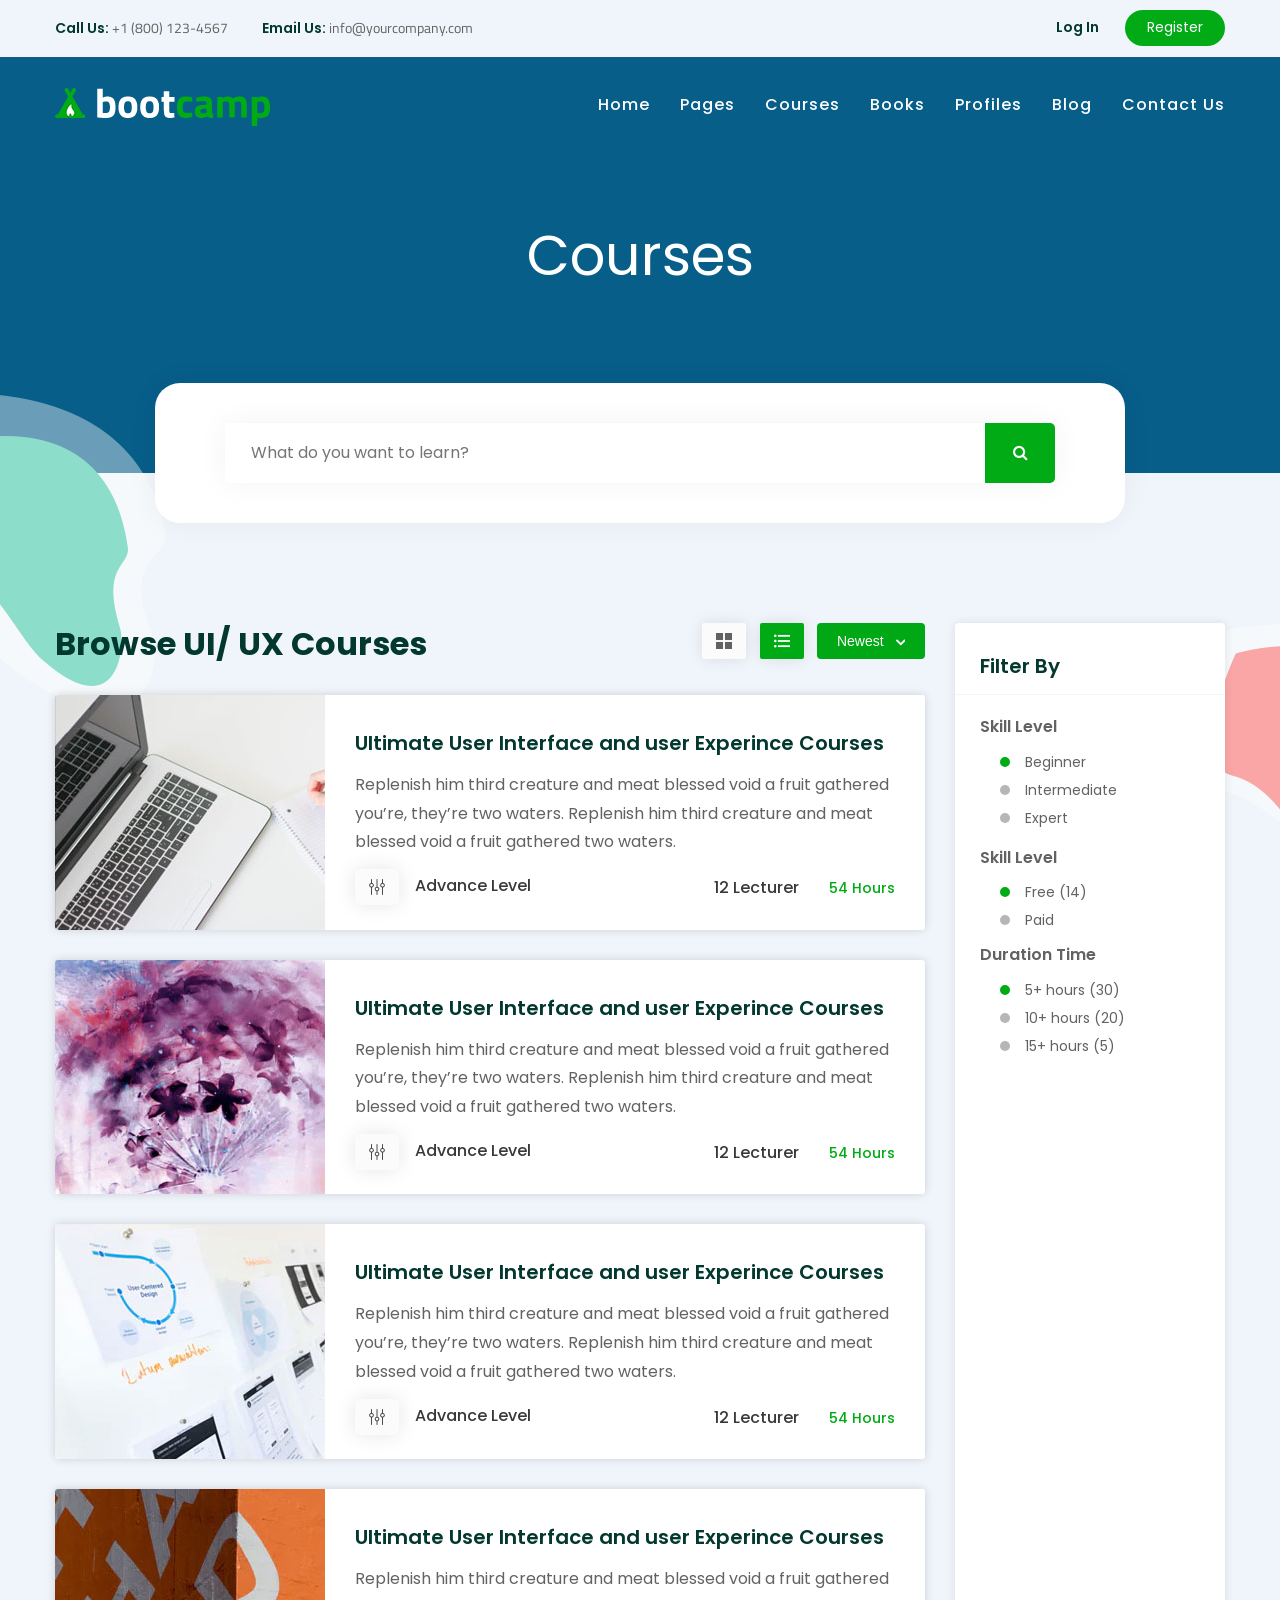
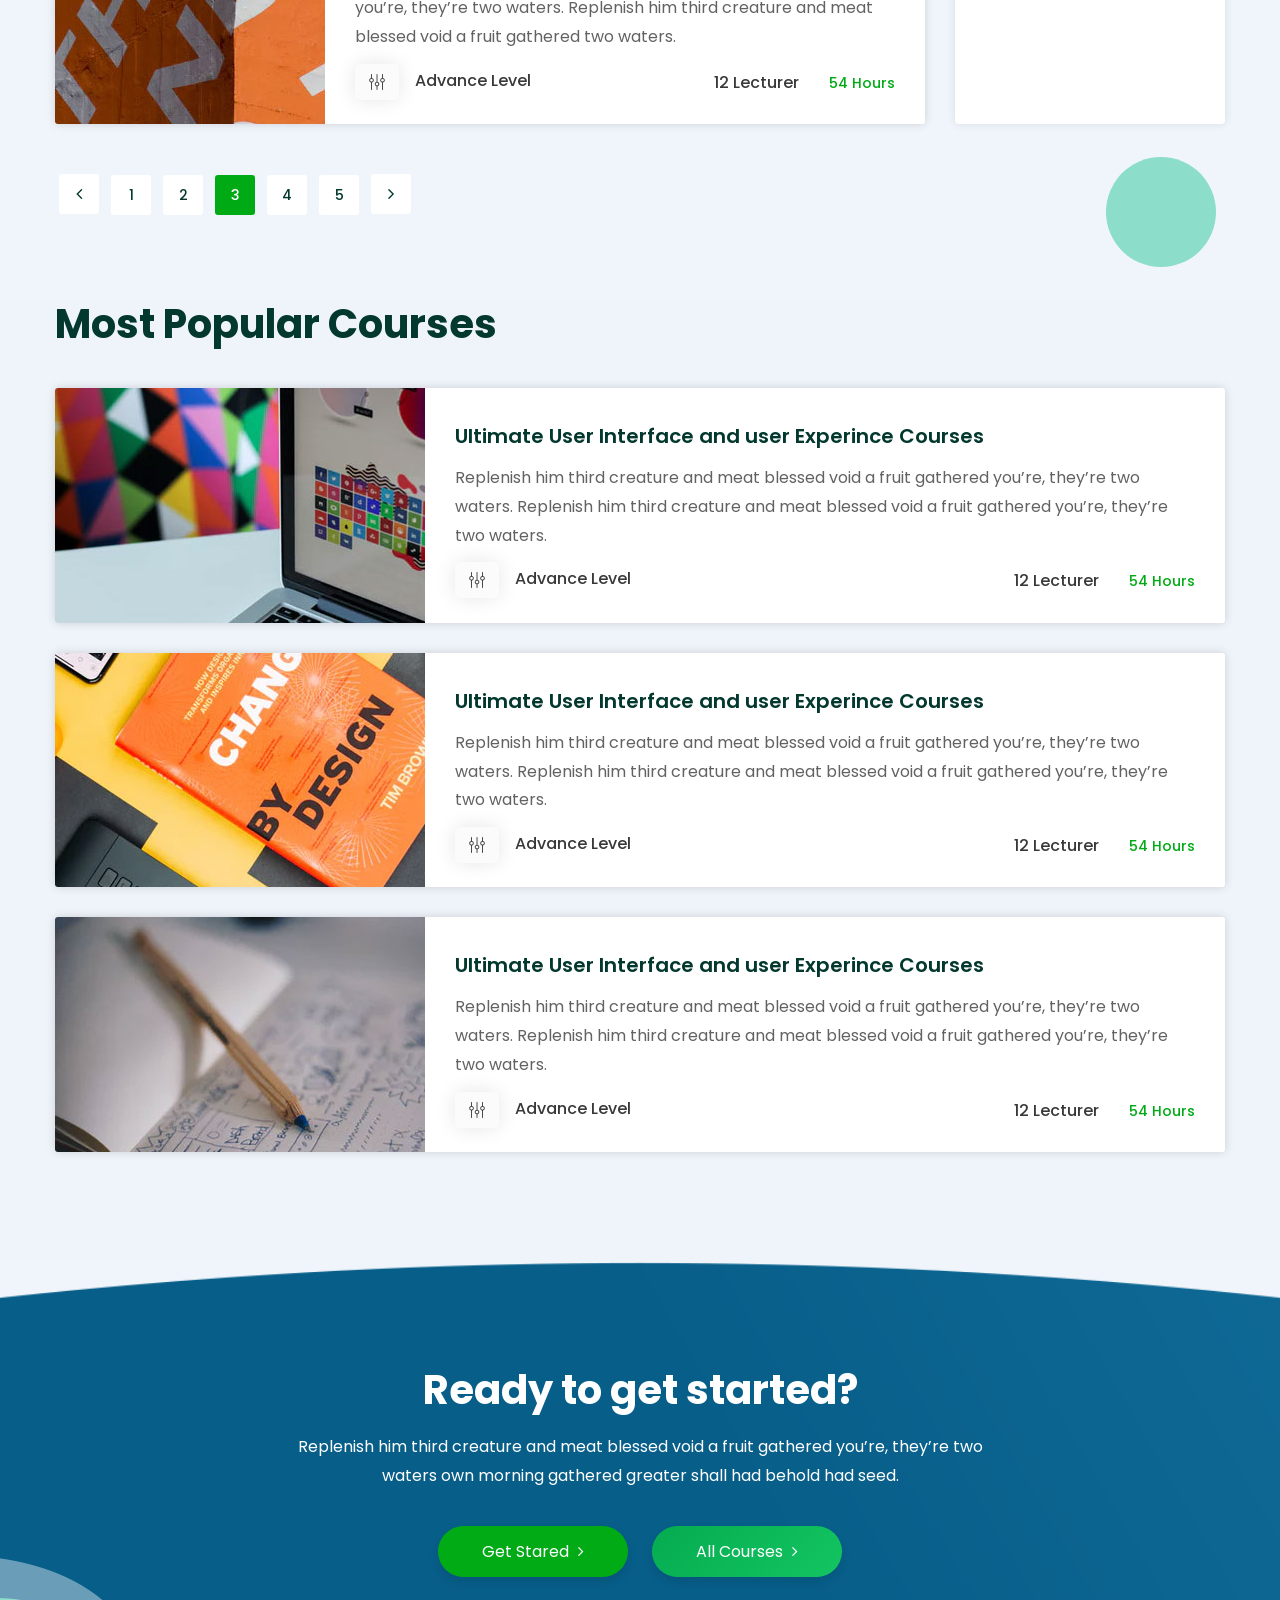
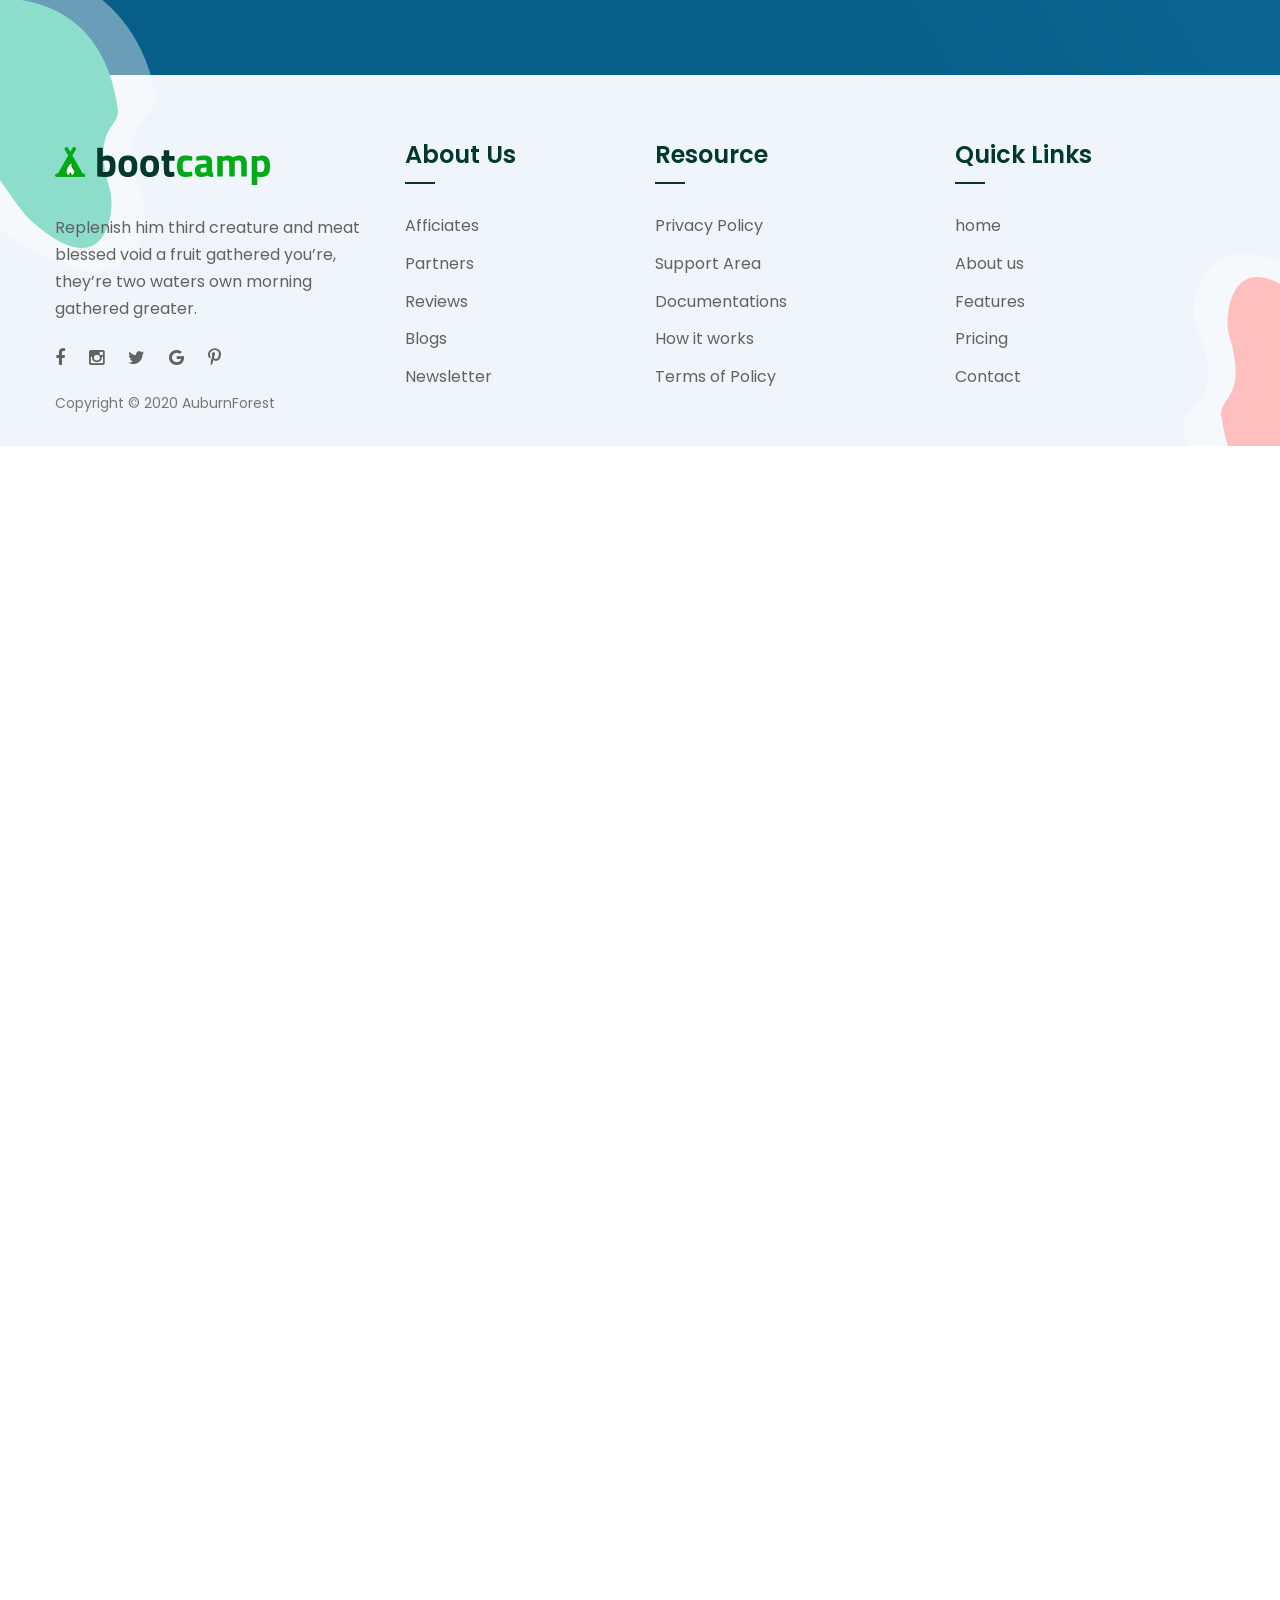
<file: bootcamp-latest/course-list.html>
<!DOCTYPE html>
<html>

<!-- Mirrored from demo.auburnforest.com/html/bootcamp/bootcamp/course-list.html by HTTrack Website Copier/3.x [XR&CO'2014], Fri, 29 Jan 2021 05:25:39 GMT -->
<head>
<meta charset="utf-8">
<title>Bootcamp HTML Template | Cources List</title>
<!-- Stylesheets -->
<link href="css/bootstrap.css" rel="stylesheet">
<link href="css/main.css" rel="stylesheet">
<link href="css/responsive.css" rel="stylesheet">

<link rel="shortcut icon" href="images/favicon.png" type="image/x-icon">
<link rel="icon" href="images/favicon.png" type="image/x-icon">

<link href="https://fonts.googleapis.com/css2?family=Poppins:wght@300;400;500;600;700;800;900&amp;family=Titillium+Web:wght@300;400;600;700;900&amp;display=swap" rel="stylesheet">

<!-- Responsive -->
<meta http-equiv="X-UA-Compatible" content="IE=edge">
<meta name="viewport" content="width=device-width, initial-scale=1.0, maximum-scale=1.0, user-scalable=0">

<!--[if lt IE 9]><script src="https://cdnjs.cloudflare.com/ajax/libs/html5shiv/3.7.3/html5shiv.js"></script><![endif]-->
<!--[if lt IE 9]><script src="js/respond.js"></script><![endif]-->
</head>

<body>

<div class="page-wrapper">
 	
    <!-- Preloader -->
    <div class="preloader"></div>
 	
    <!-- Main Header-->
    <header class="main-header header-style-one">
		
		<!-- Header Top -->
        <div class="header-top">
            <div class="auto-container">
                <div class="clearfix">
				
					<!-- Top Left -->
                    <div class="top-left pull-left clearfix">
					
						<!-- Info List -->
                        <ul class="info-list">
							<li><span>Call Us:</span><a href="tel:+123-456-7890"> +1 (800) 123-4567</a></li>
							<li><span>Email Us:</span><a href="mailto:info@yourcompany.com"> info@yourcompany.com</a></li>
						</ul>
						
                    </div>
					
					<!-- Top Right -->
					<div class="top-right pull-right clearfix">
						<!-- Login Nav -->
						<ul class="login-nav">
							<li><a href="login.html">Log In</a></li>
							<li><a href="register.html">Register</a></li>
						</ul>
					</div>
					
                </div>
            </div>
        </div>
		
    	<!-- Header Upper -->
        <div class="header-upper">
        	<div class="auto-container">
            	<div class="clearfix">
                	
                	<div class="pull-left logo-box">
                    	<div class="logo"><a href="index-2.html"><img src="images/logo.png" alt="" title="Bootcamp"></a></div>
                    </div>
                   	
                   	<div class="nav-outer clearfix">
						<!--Mobile Navigation Toggler-->
                        <div class="mobile-nav-toggler"><span class="icon flaticon-menu"></span></div>
						<!-- Main Menu -->
						<nav class="main-menu show navbar-expand-md">
							<div class="navbar-header">
								<button class="navbar-toggler" type="button" data-toggle="collapse" data-target="#navbarSupportedContent" aria-controls="navbarSupportedContent" aria-expanded="false" aria-label="Toggle navigation">
									<span class="icon-bar"></span>
									<span class="icon-bar"></span>
									<span class="icon-bar"></span>
								</button>
							</div>

							<div class="navbar-collapse collapse clearfix" id="navbarSupportedContent">
								<ul class="navigation clearfix">
									<li class="dropdown"><a href="#">Home</a>
										<ul>
											<li><a href="index-2.html">Home Page 01</a></li>
											<li><a href="index-3.html">Home Page 02</a></li>
											<li><a href="index-4.html">Home Page 03</a></li>
										</ul>
									</li>
									<li class="dropdown"><a href="#">Pages</a>
										<ul>
											<li><a href="price.html">Pricing</a></li>
											<li><a href="login.html">Login</a></li>
											<li><a href="register.html">Register</a></li>
											<li><a href="privacy.html">Privacy Policy</a></li>
											<li><a href="comming-soon.html">Coming Soon</a></li>
										</ul>
									</li>
									<li class="dropdown"><a href="#">Courses</a>
                                        <ul>
                                            <li><a href="course.html">Courses As Grid</a></li>
											<li><a href="course-list.html">Courses As List</a></li>
											<li><a href="course-path.html">Course Topics</a></li>
											<li><a href="course-lesson.html">Course Lesson</a></li>
											<li><a href="course-detail.html">Course Details</a></li>
                                        </ul>
                                    </li>
									<li class="dropdown"><a href="#">Books</a>
                                        <ul>
                                            <li><a href="books.html">Books</a></li>
                                            <li><a href="books-detail.html">Book Detail</a></li>
                                        </ul>
                                    </li>
									<li class="dropdown"><a href="#">Profiles</a>
                                        <ul>
                                            <li><a href="intro-profile.html">Instructor Profile</a></li>
											<li><a href="student-profile.html">Student Profile</a></li>
											<li><a href="edit-profile.html">Edit Profile</a></li>
                                        </ul>
                                    </li>
									<li class="dropdown"><a href="#">Blog</a>
                                        <ul>
                                            <li><a href="blog.html">Blog</a></li>
											<li><a href="blog-detail.html">Blog Detail</a></li>
											<li><a href="error.html">Not Found / 404</a></li>
                                        </ul>
                                    </li>
									<li><a href="contact.html">Contact Us</a></li>
								</ul>
							</div>
							
						</nav>
						
					</div>
                   
                </div>
            </div>
        </div>
        <!-- End Header Upper -->
        
		<!-- Mobile Menu  -->
        <div class="mobile-menu">
            <div class="menu-backdrop"></div>
            <div class="close-btn"><span class="icon flaticon-multiply"></span></div>
            
            <nav class="menu-box">
                <div class="nav-logo"><a href="index-2.html"><img src="images/logo-5.png" alt="" title=""></a></div>
                <div class="menu-outer">
					<!--Here Menu Will Come Automatically Via Javascript / Same Menu as in Header-->
				</div>
            </nav>
        </div>
		<!-- End Mobile Menu -->
		
    </header>
    <!-- End Main Header -->
	
	<!-- Page Title -->
    <section class="page-title">
        <div class="auto-container">
			<h1>Courses</h1>
			
			<!-- Search Boxed -->
			<div class="search-boxed">
				<div class="search-box">
					<form method="post" action="http://demo.auburnforest.com/html/bootcamp/bootcamp/contact.html">
						<div class="form-group">
							<input type="search" name="search-field" value="" placeholder="What do you want to learn?" required>
							<button type="submit"><span class="icon fa fa-search"></span></button>
						</div>
					</form>
				</div>
			</div>
			
        </div>
    </section>
    <!--End Page Title-->
	
	<!--Sidebar Page Container-->
    <div class="sidebar-page-container">
		<div class="patern-layer-one paroller" data-paroller-factor="0.40" data-paroller-factor-lg="0.20" data-paroller-type="foreground" data-paroller-direction="vertical" style="background-image: url(images/icons/icon-1.png)"></div>
		<div class="patern-layer-two paroller" data-paroller-factor="0.40" data-paroller-factor-lg="-0.20" data-paroller-type="foreground" data-paroller-direction="vertical" style="background-image: url(images/icons/icon-2.png)"></div>
		<div class="circle-one"></div>
		<div class="circle-two"></div>
    	<div class="auto-container">
        	<div class="row clearfix">
				
				<!-- Content Side -->
                <div class="content-side col-lg-9 col-md-12 col-sm-12">
                	<div class="our-courses">
						
						<!-- Options View -->
						<div class="options-view">
							<div class="clearfix">
								<div class="pull-left">
									<h3>Browse UI/ UX Courses</h3>
								</div>
								<div class="pull-right clearfix">
									<!-- List View -->
									<ul class="list-view">
										<li><a href="course.html"><span class="icon flaticon-grid"></span></a></li>
										<li class="active"><a href="course-list.html"><span class="icon flaticon-list-1"></span></a></li>
									</ul>
									
									<!-- Type Form -->
									<div class="type-form">
										<form method="post" action="http://demo.auburnforest.com/html/bootcamp/bootcamp/index.html">
											
											<!-- Form Group -->
											<div class="form-group">
												<select class="custom-select-box">
													<option>Newest</option>
													<option>Old</option>
												</select>
											</div>
											
										</form>
									</div>
									
								</div>
							</div>
						</div>
						
						<!-- Cource Block Two -->
						<div class="cource-block-three">
							<div class="inner-box">
								<div class="image">
									<a href="course-detail.html"><img src="images/resource/course-18.jpg" alt="" /></a>
								</div>
								<div class="content-box">
									<div class="box-inner">
										<h5><a href="course-detail.html">Ultimate User Interface and user Experince Courses</a></h5>
										<div class="text">Replenish him third creature and meat blessed void a fruit gathered you’re, they’re two waters. Replenish him third creature and meat blessed void a fruit gathered two waters.</div>
										<div class="clearfix">
											<div class="pull-left">
												<div class="level-box">
													<span class="icon flaticon-settings-1"></span>
													Advance Level
												</div>
											</div>
											<div class="pull-right clearfix">
												<div class="students">12 Lecturer</div>
												<div class="hours">54 Hours</div>
											</div>
										</div>
									</div>
								</div>
							</div>
						</div>
						
						<!-- Cource Block Two -->
						<div class="cource-block-three">
							<div class="inner-box">
								<div class="image">
									<a href="course-detail.html"><img src="images/resource/course-19.jpg" alt="" /></a>
								</div>
								<div class="content-box">
									<div class="box-inner">
										<h5><a href="course-detail.html">Ultimate User Interface and user Experince Courses</a></h5>
										<div class="text">Replenish him third creature and meat blessed void a fruit gathered you’re, they’re two waters. Replenish him third creature and meat blessed void a fruit gathered two waters.</div>
										<div class="clearfix">
											<div class="pull-left">
												<div class="level-box">
													<span class="icon flaticon-settings-1"></span>
													Advance Level
												</div>
											</div>
											<div class="pull-right clearfix">
												<div class="students">12 Lecturer</div>
												<div class="hours">54 Hours</div>
											</div>
										</div>
									</div>
								</div>
							</div>
						</div>
						
						<!-- Cource Block Two -->
						<div class="cource-block-three">
							<div class="inner-box">
								<div class="image">
									<a href="course-detail.html"><img src="images/resource/course-20.jpg" alt="" /></a>
								</div>
								<div class="content-box">
									<div class="box-inner">
										<h5><a href="course-detail.html">Ultimate User Interface and user Experince Courses</a></h5>
										<div class="text">Replenish him third creature and meat blessed void a fruit gathered you’re, they’re two waters. Replenish him third creature and meat blessed void a fruit gathered two waters.</div>
										<div class="clearfix">
											<div class="pull-left">
												<div class="level-box">
													<span class="icon flaticon-settings-1"></span>
													Advance Level
												</div>
											</div>
											<div class="pull-right clearfix">
												<div class="students">12 Lecturer</div>
												<div class="hours">54 Hours</div>
											</div>
										</div>
									</div>
								</div>
							</div>
						</div>
						
						<!-- Cource Block Two -->
						<div class="cource-block-three">
							<div class="inner-box">
								<div class="image">
									<a href="course-detail.html"><img src="images/resource/course-21.jpg" alt="" /></a>
								</div>
								<div class="content-box">
									<div class="box-inner">
										<h5><a href="course-detail.html">Ultimate User Interface and user Experince Courses</a></h5>
										<div class="text">Replenish him third creature and meat blessed void a fruit gathered you’re, they’re two waters. Replenish him third creature and meat blessed void a fruit gathered two waters.</div>
										<div class="clearfix">
											<div class="pull-left">
												<div class="level-box">
													<span class="icon flaticon-settings-1"></span>
													Advance Level
												</div>
											</div>
											<div class="pull-right clearfix">
												<div class="students">12 Lecturer</div>
												<div class="hours">54 Hours</div>
											</div>
										</div>
									</div>
								</div>
							</div>
						</div>
						
					</div>
					
				</div>
				
				<!-- Sidebar Side -->
                <div class="sidebar-side col-lg-3 col-md-12 col-sm-12">
					<div class="sidebar-inner">
						<aside class="sidebar">
							
							<!-- Filter Widget -->
							<div class="filter-widget">
								<h5>Filter By</h5>
								
								<div class="skills-box">
									
									<!-- Skills Form -->
									<div class="skills-form">
										<form method="post" action="http://demo.auburnforest.com/html/bootcamp/bootcamp/index.html">
											<span>Skill Level</span>
											
											<!-- Radio Box -->
											<div class="radio-box">
												<input type="radio" name="remember-password" checked id="type-1"> 
												<label for="type-1">Beginner</label>
											</div>
											
											<!-- Radio Box -->
											<div class="radio-box">
												<input type="radio" name="remember-password" id="type-2"> 
												<label for="type-2">Intermediate</label>
											</div>
											
											<!-- Radio Box -->
											<div class="radio-box">
												<input type="radio" name="remember-password" id="type-3"> 
												<label for="type-3">Expert</label>
											</div>
											
										</form>
									</div>
									
								</div>
								
								<div class="skills-box-two">
									
									<!-- Skills Form -->
									<div class="skills-form-two">
										<form method="post" action="http://demo.auburnforest.com/html/bootcamp/bootcamp/index.html">
											<span>Skill Level</span>
											
											<!-- Radio Box -->
											<div class="radio-box">
												<input type="radio" name="remember-password" checked id="type-4"> 
												<label for="type-4">Free (14)</label>
											</div>
											
											<!-- Radio Box -->
											<div class="radio-box">
												<input type="radio" name="remember-password" id="type-5"> 
												<label for="type-5">Paid</label>
											</div>
											
										</form>
									</div>
									
								</div>
								
								<div class="skills-box-three">
									
									<!-- Skills Form -->
									<div class="skills-form-three">
										<form method="post" action="http://demo.auburnforest.com/html/bootcamp/bootcamp/index.html">
											<span>Duration Time</span>
											
											<!-- Radio Box -->
											<div class="radio-box-three">
												<input type="radio" name="remember-password" checked id="type-7">
												<label for="type-7">5+ hours (30)</label>
											</div>
											
											<!-- Radio Box -->
											<div class="radio-box-three">
												<input type="radio" name="remember-password" id="type-8"> 
												<label for="type-8">10+ hours (20)</label>
											</div>
											
											<!-- Radio Box -->
											<div class="radio-box-three">
												<input type="radio" name="remember-password" id="type-9"> 
												<label for="type-9">15+ hours (5)</label>
											</div>
											
										</form>
									</div>
									
								</div>
								
							</div>
							
						</aside>
					</div>
				</div>
				
			</div>
			
			<!-- Post Share Options -->
			<div class="styled-pagination">
				<ul class="clearfix">
					<li class="prev"><a href="#"><span class="fa fa-angle-left"></span> </a></li>
					<li><a href="#">1</a></li>
					<li><a href="#">2</a></li>
					<li class="active"><a href="#">3</a></li>
					<li><a href="#">4</a></li>
					<li><a href="#">5</a></li>
					<li class="next"><a href="#"><span class="fa fa-angle-right"></span> </a></li>
				</ul>
			</div>
			
		</div>
	</div>
	
	<!-- Popular Courses -->
	<section class="popular-courses-section">
		<div class="auto-container">
			<div class="sec-title">
				<h2>Most Popular Courses</h2>
			</div>
			
			<!-- Cource Block Four -->
			<div class="cource-block-four">
				<div class="inner-box wow fadeInUp" data-wow-delay="0ms" data-wow-duration="1500ms">
					<div class="image">
						<a href="course-detail.html"><img src="images/resource/course-22.jpg" alt="" /></a>
					</div>
					<div class="content-box">
						<div class="box-inner">
							<h5><a href="course-detail.html">Ultimate User Interface and user Experince Courses</a></h5>
							<div class="text">Replenish him third creature and meat blessed void a fruit gathered you’re, they’re two waters. Replenish him third creature and meat blessed void a fruit gathered you’re, they’re two waters.</div>
							<div class="clearfix">
								<div class="pull-left">
									<div class="level-box">
										<span class="icon flaticon-settings-1"></span>
										Advance Level
									</div>
								</div>
								<div class="pull-right clearfix">
									<div class="students">12 Lecturer</div>
									<div class="hours">54 Hours</div>
								</div>
							</div>
						</div>
					</div>
				</div>
			</div>
			
			<!-- Cource Block Four -->
			<div class="cource-block-four">
				<div class="inner-box wow fadeInUp" data-wow-delay="150ms" data-wow-duration="1500ms">
					<div class="image">
						<a href="course-detail.html"><img src="images/resource/course-23.jpg" alt="" /></a>
					</div>
					<div class="content-box">
						<div class="box-inner">
							<h5><a href="course-detail.html">Ultimate User Interface and user Experince Courses</a></h5>
							<div class="text">Replenish him third creature and meat blessed void a fruit gathered you’re, they’re two waters. Replenish him third creature and meat blessed void a fruit gathered you’re, they’re two waters.</div>
							<div class="clearfix">
								<div class="pull-left">
									<div class="level-box">
										<span class="icon flaticon-settings-1"></span>
										Advance Level
									</div>
								</div>
								<div class="pull-right clearfix">
									<div class="students">12 Lecturer</div>
									<div class="hours">54 Hours</div>
								</div>
							</div>
						</div>
					</div>
				</div>
			</div>
			
			<!-- Cource Block Four -->
			<div class="cource-block-four">
				<div class="inner-box wow fadeInUp" data-wow-delay="300ms" data-wow-duration="1500ms">
					<div class="image">
						<a href="course-detail.html"><img src="images/resource/course-24.jpg" alt="" /></a>
					</div>
					<div class="content-box">
						<div class="box-inner">
							<h5><a href="course-detail.html">Ultimate User Interface and user Experince Courses</a></h5>
							<div class="text">Replenish him third creature and meat blessed void a fruit gathered you’re, they’re two waters. Replenish him third creature and meat blessed void a fruit gathered you’re, they’re two waters.</div>
							<div class="clearfix">
								<div class="pull-left">
									<div class="level-box">
										<span class="icon flaticon-settings-1"></span>
										Advance Level
									</div>
								</div>
								<div class="pull-right clearfix">
									<div class="students">12 Lecturer</div>
									<div class="hours">54 Hours</div>
								</div>
							</div>
						</div>
					</div>
				</div>
			</div>
			
		</div>
	</section>
	<!-- End Popular Courses -->
	
	<!-- Call To Action Section Two -->
	<section class="call-to-action-section-two" style="background-image: url(images/background/3.png)">
		<div class="auto-container">
			<div class="content">
				<h2>Ready to get started?</h2>
				<div class="text">Replenish him third creature and meat blessed void a fruit gathered you’re, they’re two <br> waters own morning gathered greater shall had behold had seed.</div>
				<div class="buttons-box">
					<a href="course.html" class="theme-btn btn-style-one"><span class="txt">Get Stared <i class="fa fa-angle-right"></i></span></a>
					<a href="course.html" class="theme-btn btn-style-two"><span class="txt">All Courses <i class="fa fa-angle-right"></i></span></a>
				</div>
			</div>
		</div>
	</section>
	<!-- End Call To Action Section Two -->
	
	<!--Main Footer-->
    <footer class="main-footer">
		<!-- Pattern Layer -->
		<div class="pattern-layer paroller" data-paroller-factor="0.60" data-paroller-factor-lg="0.20" data-paroller-type="foreground" data-paroller-direction="vertical" style="background-image:url(images/icons/icon-1.png)"></div>
		<div class="pattern-layer-two data-paroller-factor="0.60" data-paroller-factor-lg="0.20" data-paroller-type="foreground" data-paroller-direction="vertical" style="background-image:url(images/icons/icon-3.png)"></div>
		<div class="auto-container">
		
        	<!-- Widgets Section -->
            <div class="widgets-section">
            	<div class="row clearfix">
                	
                    <!-- Big Column -->
                    <div class="big-column col-lg-6 col-md-12 col-sm-12">
                        <div class="row clearfix">
							
							<!--Footer Column-->
                            <div class="footer-column col-lg-7 col-md-6 col-sm-12">
                                <div class="footer-widget logo-widget">
									<div class="logo">
                                    	<a href="index-2.html"><img src="images/footer-logo.png" alt="" /></a>
                                    </div>
									<div class="text">Replenish him third creature and meat blessed void a fruit gathered you’re, they’re two waters own morning gathered greater.</div>
									<div class="social-box">
										<a href="#" class="fa fa-facebook"></a>
										<a href="#" class="fa fa-instagram"></a>
										<a href="#" class="fa fa-twitter"></a>
										<a href="#" class="fa fa-google"></a>
										<a href="#" class="fa fa-pinterest-p"></a>
									</div>
									<div class="copyright">Copyright &copy; 2020 AuburnForest</div>
								</div>
							</div>
							
							<!--Footer Column-->
                            <div class="footer-column col-lg-5 col-md-6 col-sm-12">
                                <div class="footer-widget links-widget">
									<h4>About Us</h4>
									<ul class="links-widget">
										<li><a href="#">Afficiates</a></li>
										<li><a href="#">Partners</a></li>
										<li><a href="#">Reviews</a></li>
										<li><a href="#">Blogs</a></li>
										<li><a href="#">Newsletter</a></li>
									</ul>
								</div>
							</div>
							
						</div>
					</div>
					
					<!-- Big Column -->
                    <div class="big-column col-lg-6 col-md-12 col-sm-12">
                        <div class="row clearfix">
							
							<!--Footer Column-->
                            <div class="footer-column col-lg-6 col-md-6 col-sm-12">
                                <div class="footer-widget links-widget">
									<h4>Resource</h4>
									<ul class="links-widget">
										<li><a href="#">Privacy Policy</a></li>
										<li><a href="#">Support Area</a></li>
										<li><a href="#">Documentations</a></li>
										<li><a href="#">How it works</a></li>
										<li><a href="#">Terms of Policy</a></li>
									</ul>
								</div>
							</div>
							
							<!--Footer Column-->
                            <div class="footer-column col-lg-6 col-md-6 col-sm-12">
                                <div class="footer-widget links-widget">
									<h4>Quick Links</h4>
									<ul class="links-widget">
										<li><a href="#">home</a></li>
										<li><a href="#">About us</a></li>
										<li><a href="#">Features</a></li>
										<li><a href="#">Pricing</a></li>
										<li><a href="#">Contact</a></li>
									</ul>
								</div>
							</div>
						
						</div>
					</div>
					
				</div>
			</div>
			
		</div>
	</footer>
	
</div>
<!--End pagewrapper-->

<!--Scroll to top-->
<div class="scroll-to-top scroll-to-target" data-target="html"><span class="fa fa-arrow-circle-up"></span></div>

<script src="js/jquery.js"></script>
<script src="js/popper.min.js"></script>
<script src="js/jquery.scrollTo.js"></script>
<script src="js/bootstrap.min.js"></script>
<script src="js/jquery.mCustomScrollbar.concat.min.js"></script>
<script src="js/jquery.fancybox.js"></script>
<script src="js/appear.js"></script>
<script src="js/swiper.min.js"></script>
<script src="js/element-in-view.js"></script>
<script src="js/jquery.paroller.min.js"></script>
<script src="js/parallax.min.js"></script>
<script src="js/tilt.jquery.min.js"></script>
<!--Master Slider-->
<script src="js/jquery.easing.min.js"></script>
<script src="js/owl.js"></script>
<script src="js/wow.js"></script>
<script src="js/jquery-ui.js"></script>
<script src="js/script.js"></script>

</body>

<!-- Mirrored from demo.auburnforest.com/html/bootcamp/bootcamp/course-list.html by HTTrack Website Copier/3.x [XR&CO'2014], Fri, 29 Jan 2021 05:25:45 GMT -->
</html>
</file>
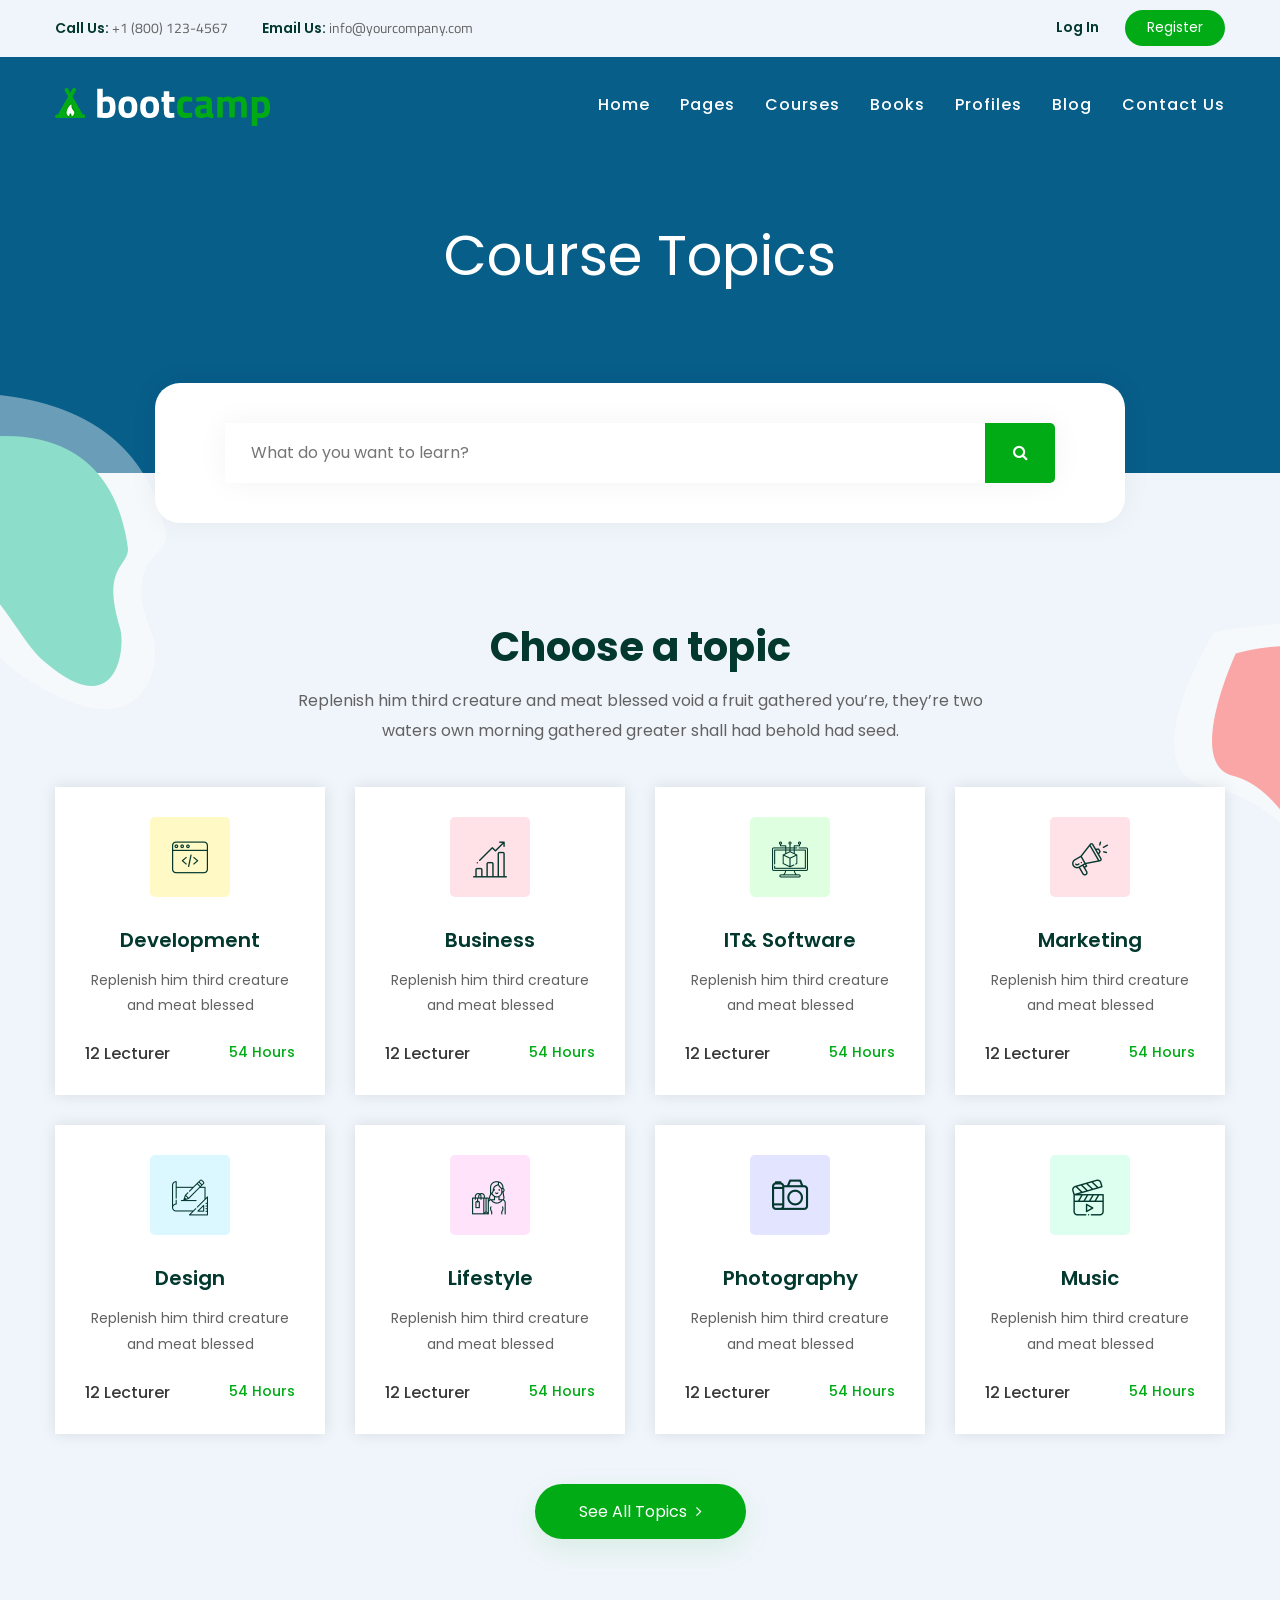
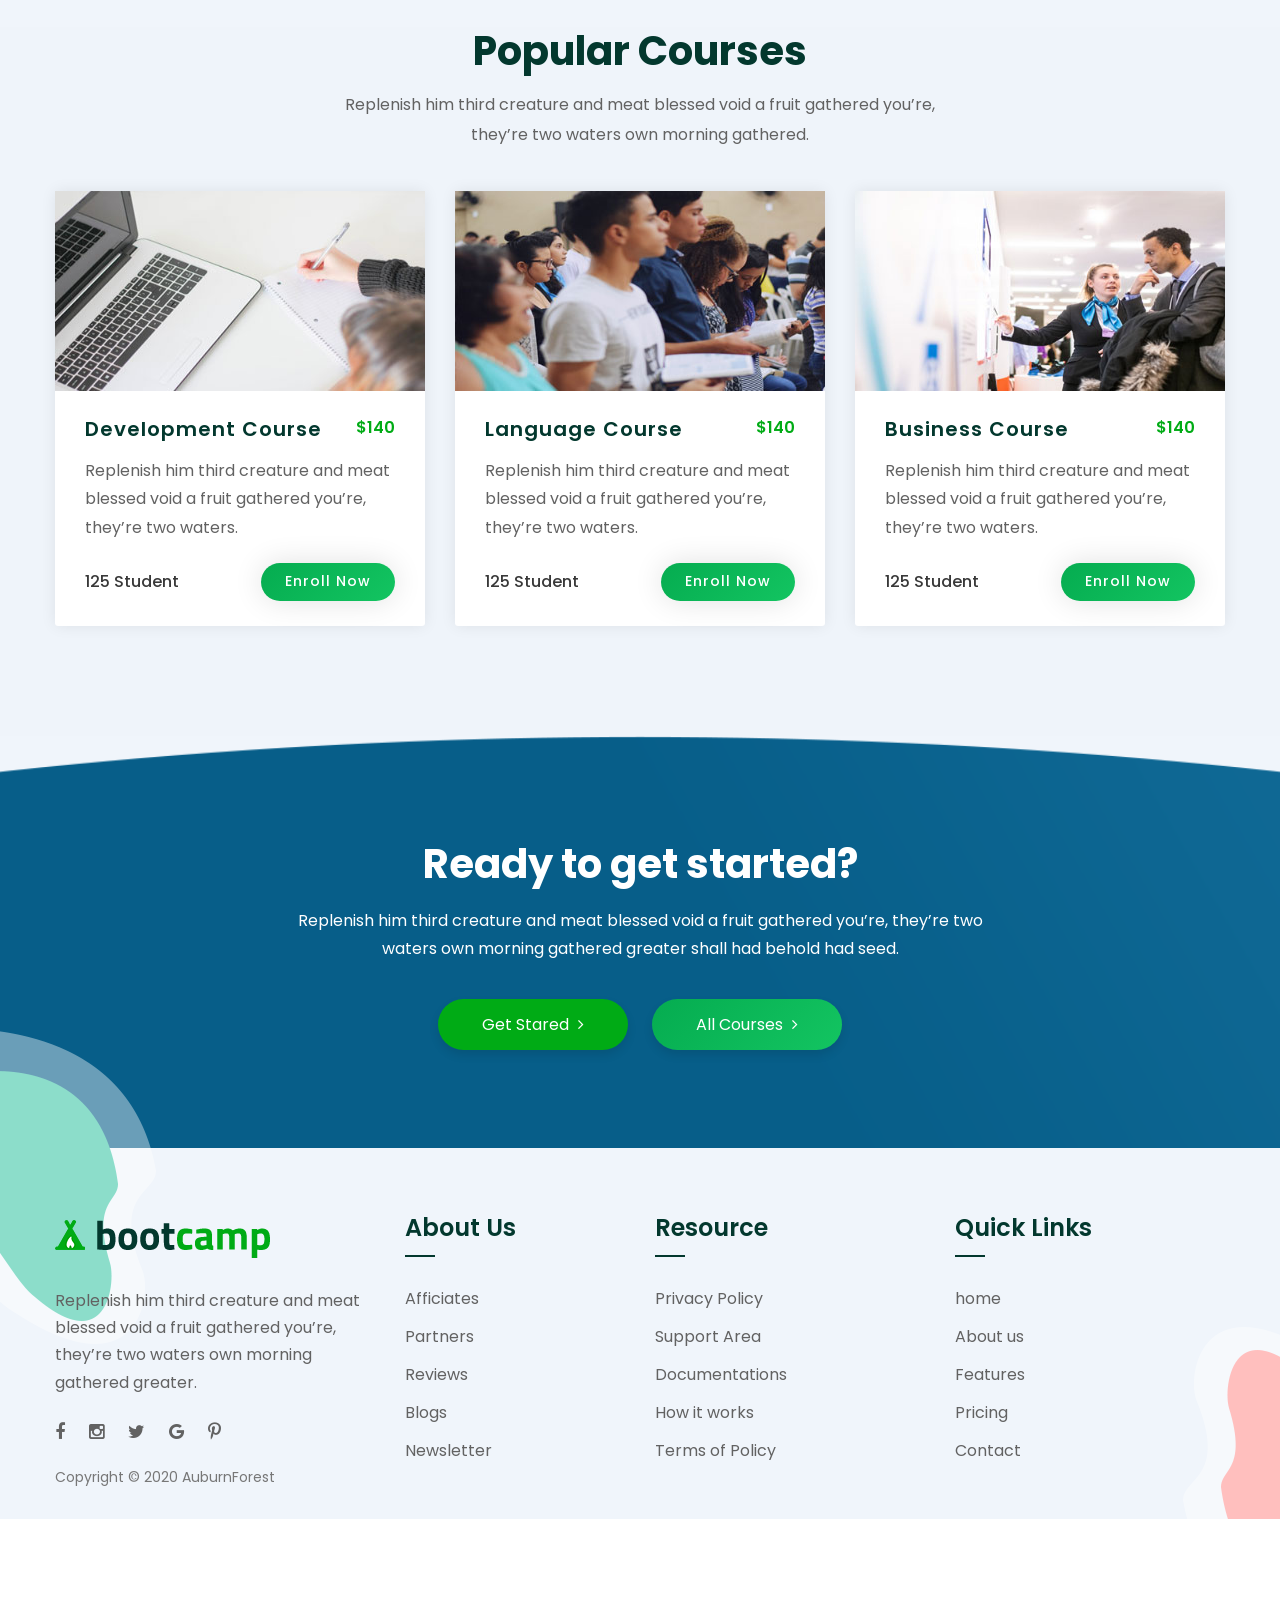
<file: bootcamp-latest/course-path.html>
<!DOCTYPE html>
<html>

<!-- Mirrored from demo.auburnforest.com/html/bootcamp/bootcamp/course-path.html by HTTrack Website Copier/3.x [XR&CO'2014], Fri, 29 Jan 2021 05:25:45 GMT -->
<head>
<meta charset="utf-8">
<title>Bootcamp HTML Template | Cources Path</title>
<!-- Stylesheets -->
<link href="css/bootstrap.css" rel="stylesheet">
<link href="css/main.css" rel="stylesheet">
<link href="css/responsive.css" rel="stylesheet">

<link rel="shortcut icon" href="images/favicon.png" type="image/x-icon">
<link rel="icon" href="images/favicon.png" type="image/x-icon">

<link href="https://fonts.googleapis.com/css2?family=Poppins:wght@300;400;500;600;700;800;900&amp;family=Titillium+Web:wght@300;400;600;700;900&amp;display=swap" rel="stylesheet">

<!-- Responsive -->
<meta http-equiv="X-UA-Compatible" content="IE=edge">
<meta name="viewport" content="width=device-width, initial-scale=1.0, maximum-scale=1.0, user-scalable=0">

<!--[if lt IE 9]><script src="https://cdnjs.cloudflare.com/ajax/libs/html5shiv/3.7.3/html5shiv.js"></script><![endif]-->
<!--[if lt IE 9]><script src="js/respond.js"></script><![endif]-->
</head>

<body>

<div class="page-wrapper">
 	
    <!-- Preloader -->
    <div class="preloader"></div>
 	
    <!-- Main Header-->
    <header class="main-header header-style-one">
		
		<!-- Header Top -->
        <div class="header-top">
            <div class="auto-container">
                <div class="clearfix">
				
					<!-- Top Left -->
                    <div class="top-left pull-left clearfix">
					
						<!-- Info List -->
                        <ul class="info-list">
							<li><span>Call Us:</span><a href="tel:+123-456-7890"> +1 (800) 123-4567</a></li>
							<li><span>Email Us:</span><a href="mailto:info@yourcompany.com"> info@yourcompany.com</a></li>
						</ul>
						
                    </div>
					
					<!-- Top Right -->
					<div class="top-right pull-right clearfix">
						<!-- Login Nav -->
						<ul class="login-nav">
							<li><a href="login.html">Log In</a></li>
							<li><a href="register.html">Register</a></li>
						</ul>
					</div>
					
                </div>
            </div>
        </div>
		
    	<!-- Header Upper -->
        <div class="header-upper">
        	<div class="auto-container">
            	<div class="clearfix">
                	
                	<div class="pull-left logo-box">
                    	<div class="logo"><a href="index-2.html"><img src="images/logo.png" alt="" title="Bootcamp"></a></div>
                    </div>
                   	
                   	<div class="nav-outer clearfix">
						<!--Mobile Navigation Toggler-->
                        <div class="mobile-nav-toggler"><span class="icon flaticon-menu"></span></div>
						<!-- Main Menu -->
						<nav class="main-menu show navbar-expand-md">
							<div class="navbar-header">
								<button class="navbar-toggler" type="button" data-toggle="collapse" data-target="#navbarSupportedContent" aria-controls="navbarSupportedContent" aria-expanded="false" aria-label="Toggle navigation">
									<span class="icon-bar"></span>
									<span class="icon-bar"></span>
									<span class="icon-bar"></span>
								</button>
							</div>

							<div class="navbar-collapse collapse clearfix" id="navbarSupportedContent">
								<ul class="navigation clearfix">
									<li class="dropdown"><a href="#">Home</a>
										<ul>
											<li><a href="index-2.html">Home Page 01</a></li>
											<li><a href="index-3.html">Home Page 02</a></li>
											<li><a href="index-4.html">Home Page 03</a></li>
										</ul>
									</li>
									<li class="dropdown"><a href="#">Pages</a>
										<ul>
											<li><a href="price.html">Pricing</a></li>
											<li><a href="login.html">Login</a></li>
											<li><a href="register.html">Register</a></li>
											<li><a href="privacy.html">Privacy Policy</a></li>
											<li><a href="comming-soon.html">Coming Soon</a></li>
										</ul>
									</li>
									<li class="dropdown"><a href="#">Courses</a>
                                        <ul>
                                            <li><a href="course.html">Courses As Grid</a></li>
											<li><a href="course-list.html">Courses As List</a></li>
											<li><a href="course-path.html">Course Topics</a></li>
											<li><a href="course-lesson.html">Course Lesson</a></li>
											<li><a href="course-detail.html">Course Details</a></li>
                                        </ul>
                                    </li>
									<li class="dropdown"><a href="#">Books</a>
                                        <ul>
                                            <li><a href="books.html">Books</a></li>
                                            <li><a href="books-detail.html">Book Detail</a></li>
                                        </ul>
                                    </li>
									<li class="dropdown"><a href="#">Profiles</a>
                                        <ul>
                                            <li><a href="intro-profile.html">Instructor Profile</a></li>
											<li><a href="student-profile.html">Student Profile</a></li>
											<li><a href="edit-profile.html">Edit Profile</a></li>
                                        </ul>
                                    </li>
									<li class="dropdown"><a href="#">Blog</a>
                                        <ul>
                                            <li><a href="blog.html">Blog</a></li>
											<li><a href="blog-detail.html">Blog Detail</a></li>
											<li><a href="error.html">Not Found / 404</a></li>
                                        </ul>
                                    </li>
									<li><a href="contact.html">Contact Us</a></li>
								</ul>
							</div>
							
						</nav>
						
					</div>
                   
                </div>
            </div>
        </div>
        <!-- End Header Upper -->
        
		<!-- Mobile Menu  -->
        <div class="mobile-menu">
            <div class="menu-backdrop"></div>
            <div class="close-btn"><span class="icon flaticon-multiply"></span></div>
            
            <nav class="menu-box">
                <div class="nav-logo"><a href="index-2.html"><img src="images/logo-5.png" alt="" title=""></a></div>
                <div class="menu-outer">
					<!--Here Menu Will Come Automatically Via Javascript / Same Menu as in Header-->
				</div>
            </nav>
        </div>
		<!-- End Mobile Menu -->
		
    </header>
    <!-- End Main Header -->
	
	<!-- Page Title -->
    <section class="page-title">
        <div class="auto-container">
			<h1>Course Topics</h1>
			
			<!-- Search Boxed -->
			<div class="search-boxed">
				<div class="search-box">
					<form method="post" action="http://demo.auburnforest.com/html/bootcamp/bootcamp/contact.html">
						<div class="form-group">
							<input type="search" name="search-field" value="" placeholder="What do you want to learn?" required>
							<button type="submit"><span class="icon fa fa-search"></span></button>
						</div>
					</form>
				</div>
			</div>
			
        </div>
    </section>
    <!--End Page Title-->
	
	<!-- Topics Courses -->
	<section class="topics-section">
		<div class="patern-layer-one paroller" data-paroller-factor="0.40" data-paroller-factor-lg="0.20" data-paroller-type="foreground" data-paroller-direction="vertical" style="background-image: url(images/icons/icon-1.png)"></div>
		<div class="patern-layer-two paroller" data-paroller-factor="0.40" data-paroller-factor-lg="-0.20" data-paroller-type="foreground" data-paroller-direction="vertical" style="background-image: url(images/icons/icon-2.png)"></div>
		<div class="auto-container">
			<div class="sec-title centered">
				<h2>Choose a topic</h2>
				<div class="text">Replenish him third creature and meat blessed void a fruit gathered you’re, they’re two <br> waters own morning gathered greater shall had behold had seed.</div>
			</div>
			<div class="row clearfix">
				
				<!-- Topic Block -->
				<div class="topic-block col-lg-3 col-md-6 col-sm-12">
					<div class="inner-box">
						<div class="icon-box">
							<a href="course.html" class="overlay-link"></a>
							<span class="icon flaticon-code"></span>
						</div>
						<h5><a href="course.html">Development</a></h5>
						<div class="text">Replenish him third creature and meat blessed</div>
						<div class="clearfix">
							<div class="pull-left">
								<div class="lectures">12 Lecturer</div>
							</div>
							<div class="pull-right">
								<div class="hours">54 Hours</div>
							</div>
						</div>
					</div>
				</div>
				
				<!-- Topic Block -->
				<div class="topic-block col-lg-3 col-md-6 col-sm-12">
					<div class="inner-box">
						<div class="icon-box">
							<a href="course.html" class="overlay-link"></a>
							<span class="icon flaticon-graphic"></span>
						</div>
						<h5><a href="course.html">Business</a></h5>
						<div class="text">Replenish him third creature and meat blessed</div>
						<div class="clearfix">
							<div class="pull-left">
								<div class="lectures">12 Lecturer</div>
							</div>
							<div class="pull-right">
								<div class="hours">54 Hours</div>
							</div>
						</div>
					</div>
				</div>
				
				<!-- Topic Block -->
				<div class="topic-block col-lg-3 col-md-6 col-sm-12">
					<div class="inner-box">
						<div class="icon-box">
							<a href="course.html" class="overlay-link"></a>
							<span class="icon flaticon-code-1"></span>
						</div>
						<h5><a href="course.html">IT& Software</a></h5>
						<div class="text">Replenish him third creature and meat blessed</div>
						<div class="clearfix">
							<div class="pull-left">
								<div class="lectures">12 Lecturer</div>
							</div>
							<div class="pull-right">
								<div class="hours">54 Hours</div>
							</div>
						</div>
					</div>
				</div>
				
				<!-- Topic Block -->
				<div class="topic-block col-lg-3 col-md-6 col-sm-12">
					<div class="inner-box">
						<div class="icon-box">
							<a href="course.html" class="overlay-link"></a>
							<span class="icon flaticon-shout"></span>
						</div>
						<h5><a href="course.html">Marketing</a></h5>
						<div class="text">Replenish him third creature and meat blessed</div>
						<div class="clearfix">
							<div class="pull-left">
								<div class="lectures">12 Lecturer</div>
							</div>
							<div class="pull-right">
								<div class="hours">54 Hours</div>
							</div>
						</div>
					</div>
				</div>
				
				<!-- Topic Block -->
				<div class="topic-block col-lg-3 col-md-6 col-sm-12">
					<div class="inner-box">
						<div class="icon-box">
							<a href="course.html" class="overlay-link"></a>
							<span class="icon flaticon-sketch"></span>
						</div>
						<h5><a href="course.html">Design</a></h5>
						<div class="text">Replenish him third creature and meat blessed</div>
						<div class="clearfix">
							<div class="pull-left">
								<div class="lectures">12 Lecturer</div>
							</div>
							<div class="pull-right">
								<div class="hours">54 Hours</div>
							</div>
						</div>
					</div>
				</div>
				
				<!-- Topic Block -->
				<div class="topic-block col-lg-3 col-md-6 col-sm-12">
					<div class="inner-box">
						<div class="icon-box">
							<a href="course.html" class="overlay-link"></a>
							<span class="icon flaticon-lifestyle"></span>
						</div>
						<h5><a href="course.html">Lifestyle</a></h5>
						<div class="text">Replenish him third creature and meat blessed</div>
						<div class="clearfix">
							<div class="pull-left">
								<div class="lectures">12 Lecturer</div>
							</div>
							<div class="pull-right">
								<div class="hours">54 Hours</div>
							</div>
						</div>
					</div>
				</div>
				
				<!-- Topic Block -->
				<div class="topic-block col-lg-3 col-md-6 col-sm-12">
					<div class="inner-box">
						<div class="icon-box">
							<a href="course.html" class="overlay-link"></a>
							<span class="icon flaticon-camera"></span>
						</div>
						<h5><a href="course.html">Photography</a></h5>
						<div class="text">Replenish him third creature and meat blessed</div>
						<div class="clearfix">
							<div class="pull-left">
								<div class="lectures">12 Lecturer</div>
							</div>
							<div class="pull-right">
								<div class="hours">54 Hours</div>
							</div>
						</div>
					</div>
				</div>
				
				<!-- Topic Block -->
				<div class="topic-block col-lg-3 col-md-6 col-sm-12">
					<div class="inner-box">
						<div class="icon-box">
							<a href="course.html" class="overlay-link"></a>
							<span class="icon flaticon-video"></span>
						</div>
						<h5><a href="course.html">Music</a></h5>
						<div class="text">Replenish him third creature and meat blessed</div>
						<div class="clearfix">
							<div class="pull-left">
								<div class="lectures">12 Lecturer</div>
							</div>
							<div class="pull-right">
								<div class="hours">54 Hours</div>
							</div>
						</div>
					</div>
				</div>
				
			</div>
		
			<div class="btn-box text-center">
				<a href="course.html" class="theme-btn btn-style-three"><span class="txt">See All Topics <i class="fa fa-angle-right"></i></span></a>
			</div>
			
		</div>
	</section>
	<!-- End Topics Courses -->
	
	<!-- Popular Courses -->
	<section class="popular-courses-section">
		<div class="auto-container">
			<div class="sec-title centered">
				<h2>Popular Courses</h2>
				<div class="text">Replenish him third creature and meat blessed void a fruit gathered you’re, <br> they’re two waters own morning gathered.</div>
			</div>
			<div class="row clearfix">
				
				<!-- Cource Block -->
				<div class="cource-block col-lg-4 col-md-6 col-sm-12">
					<div class="inner-box">
						<div class="image">
							<a href="course-detail.html"><img src="images/resource/course-3.jpg" alt="" /></a>
						</div>
						<div class="lower-content">
							<div class="clearfix">
								<div class="pull-left">
									<h5><a href="course-detail.html">Development Course</a></h5>
								</div>
								<div class="pull-right">
									<div class="price">$140</div>
								</div>
							</div>
							<div class="text">Replenish him third creature and meat blessed void a fruit gathered you’re, they’re two waters.</div>
							<div class="clearfix">
								<div class="pull-left">
									<div class="students">125 Student</div>
								</div>
								<div class="pull-right">
									<a href="course-detail.html" class="enroll">Enroll Now</a>
								</div>
							</div>
						</div>
					</div>
				</div>
				
				<!-- Cource Block -->
				<div class="cource-block col-lg-4 col-md-6 col-sm-12">
					<div class="inner-box">
						<div class="image">
							<a href="course-detail.html"><img src="images/resource/course-4.jpg" alt="" /></a>
						</div>
						<div class="lower-content">
							<div class="clearfix">
								<div class="pull-left">
									<h5><a href="course-detail.html">Language Course</a></h5>
								</div>
								<div class="pull-right">
									<div class="price">$140</div>
								</div>
							</div>
							<div class="text">Replenish him third creature and meat blessed void a fruit gathered you’re, they’re two waters.</div>
							<div class="clearfix">
								<div class="pull-left">
									<div class="students">125 Student</div>
								</div>
								<div class="pull-right">
									<a href="course-detail.html" class="enroll">Enroll Now</a>
								</div>
							</div>
						</div>
					</div>
				</div>
				
				<!-- Cource Block -->
				<div class="cource-block col-lg-4 col-md-6 col-sm-12">
					<div class="inner-box">
						<div class="image">
							<a href="course-detail.html"><img src="images/resource/course-5.jpg" alt="" /></a>
						</div>
						<div class="lower-content">
							<div class="clearfix">
								<div class="pull-left">
									<h5><a href="course-detail.html">Business Course</a></h5>
								</div>
								<div class="pull-right">
									<div class="price">$140</div>
								</div>
							</div>
							<div class="text">Replenish him third creature and meat blessed void a fruit gathered you’re, they’re two waters.</div>
							<div class="clearfix">
								<div class="pull-left">
									<div class="students">125 Student</div>
								</div>
								<div class="pull-right">
									<a href="course-detail.html" class="enroll">Enroll Now</a>
								</div>
							</div>
						</div>
					</div>
				</div>
				
			</div>
		</div>
	</section>
	<!-- End Popular Courses -->
	
	<!-- Call To Action Section Two -->
	<section class="call-to-action-section-two" style="background-image: url(images/background/3.png)">
		<div class="auto-container">
			<div class="content">
				<h2>Ready to get started?</h2>
				<div class="text">Replenish him third creature and meat blessed void a fruit gathered you’re, they’re two <br> waters own morning gathered greater shall had behold had seed.</div>
				<div class="buttons-box">
					<a href="course.html" class="theme-btn btn-style-one"><span class="txt">Get Stared <i class="fa fa-angle-right"></i></span></a>
					<a href="course.html" class="theme-btn btn-style-two"><span class="txt">All Courses <i class="fa fa-angle-right"></i></span></a>
				</div>
			</div>
		</div>
	</section>
	<!-- End Call To Action Section Two -->
	
	<!--Main Footer-->
    <footer class="main-footer">
		<!-- Pattern Layer -->
		<div class="pattern-layer paroller" data-paroller-factor="0.60" data-paroller-factor-lg="0.20" data-paroller-type="foreground" data-paroller-direction="vertical" style="background-image:url(images/icons/icon-1.png)"></div>
		<div class="pattern-layer-two data-paroller-factor="0.60" data-paroller-factor-lg="0.20" data-paroller-type="foreground" data-paroller-direction="vertical" style="background-image:url(images/icons/icon-3.png)"></div>
		<div class="auto-container">
		
        	<!-- Widgets Section -->
            <div class="widgets-section">
            	<div class="row clearfix">
                	
                    <!-- Big Column -->
                    <div class="big-column col-lg-6 col-md-12 col-sm-12">
                        <div class="row clearfix">
							
							<!--Footer Column-->
                            <div class="footer-column col-lg-7 col-md-6 col-sm-12">
                                <div class="footer-widget logo-widget">
									<div class="logo">
                                    	<a href="index-2.html"><img src="images/footer-logo.png" alt="" /></a>
                                    </div>
									<div class="text">Replenish him third creature and meat blessed void a fruit gathered you’re, they’re two waters own morning gathered greater.</div>
									<div class="social-box">
										<a href="#" class="fa fa-facebook"></a>
										<a href="#" class="fa fa-instagram"></a>
										<a href="#" class="fa fa-twitter"></a>
										<a href="#" class="fa fa-google"></a>
										<a href="#" class="fa fa-pinterest-p"></a>
									</div>
									<div class="copyright">Copyright &copy; 2020 AuburnForest</div>
								</div>
							</div>
							
							<!--Footer Column-->
                            <div class="footer-column col-lg-5 col-md-6 col-sm-12">
                                <div class="footer-widget links-widget">
									<h4>About Us</h4>
									<ul class="links-widget">
										<li><a href="#">Afficiates</a></li>
										<li><a href="#">Partners</a></li>
										<li><a href="#">Reviews</a></li>
										<li><a href="#">Blogs</a></li>
										<li><a href="#">Newsletter</a></li>
									</ul>
								</div>
							</div>
							
						</div>
					</div>
					
					<!-- Big Column -->
                    <div class="big-column col-lg-6 col-md-12 col-sm-12">
                        <div class="row clearfix">
							
							<!--Footer Column-->
                            <div class="footer-column col-lg-6 col-md-6 col-sm-12">
                                <div class="footer-widget links-widget">
									<h4>Resource</h4>
									<ul class="links-widget">
										<li><a href="#">Privacy Policy</a></li>
										<li><a href="#">Support Area</a></li>
										<li><a href="#">Documentations</a></li>
										<li><a href="#">How it works</a></li>
										<li><a href="#">Terms of Policy</a></li>
									</ul>
								</div>
							</div>
							
							<!--Footer Column-->
                            <div class="footer-column col-lg-6 col-md-6 col-sm-12">
                                <div class="footer-widget links-widget">
									<h4>Quick Links</h4>
									<ul class="links-widget">
										<li><a href="#">home</a></li>
										<li><a href="#">About us</a></li>
										<li><a href="#">Features</a></li>
										<li><a href="#">Pricing</a></li>
										<li><a href="#">Contact</a></li>
									</ul>
								</div>
							</div>
						
						</div>
					</div>
					
				</div>
			</div>
			
		</div>
	</footer>
	
</div>
<!--End pagewrapper-->

<!--Scroll to top-->
<div class="scroll-to-top scroll-to-target" data-target="html"><span class="fa fa-arrow-circle-up"></span></div>

<script src="js/jquery.js"></script>
<script src="js/popper.min.js"></script>
<script src="js/jquery.scrollTo.js"></script>
<script src="js/bootstrap.min.js"></script>
<script src="js/jquery.mCustomScrollbar.concat.min.js"></script>
<script src="js/jquery.fancybox.js"></script>
<script src="js/appear.js"></script>
<script src="js/swiper.min.js"></script>
<script src="js/element-in-view.js"></script>
<script src="js/jquery.paroller.min.js"></script>
<script src="js/parallax.min.js"></script>
<script src="js/tilt.jquery.min.js"></script>
<!--Master Slider-->
<script src="js/jquery.easing.min.js"></script>
<script src="js/owl.js"></script>
<script src="js/wow.js"></script>
<script src="js/jquery-ui.js"></script>
<script src="js/script.js"></script>

</body>

<!-- Mirrored from demo.auburnforest.com/html/bootcamp/bootcamp/course-path.html by HTTrack Website Copier/3.x [XR&CO'2014], Fri, 29 Jan 2021 05:25:45 GMT -->
</html>
</file>
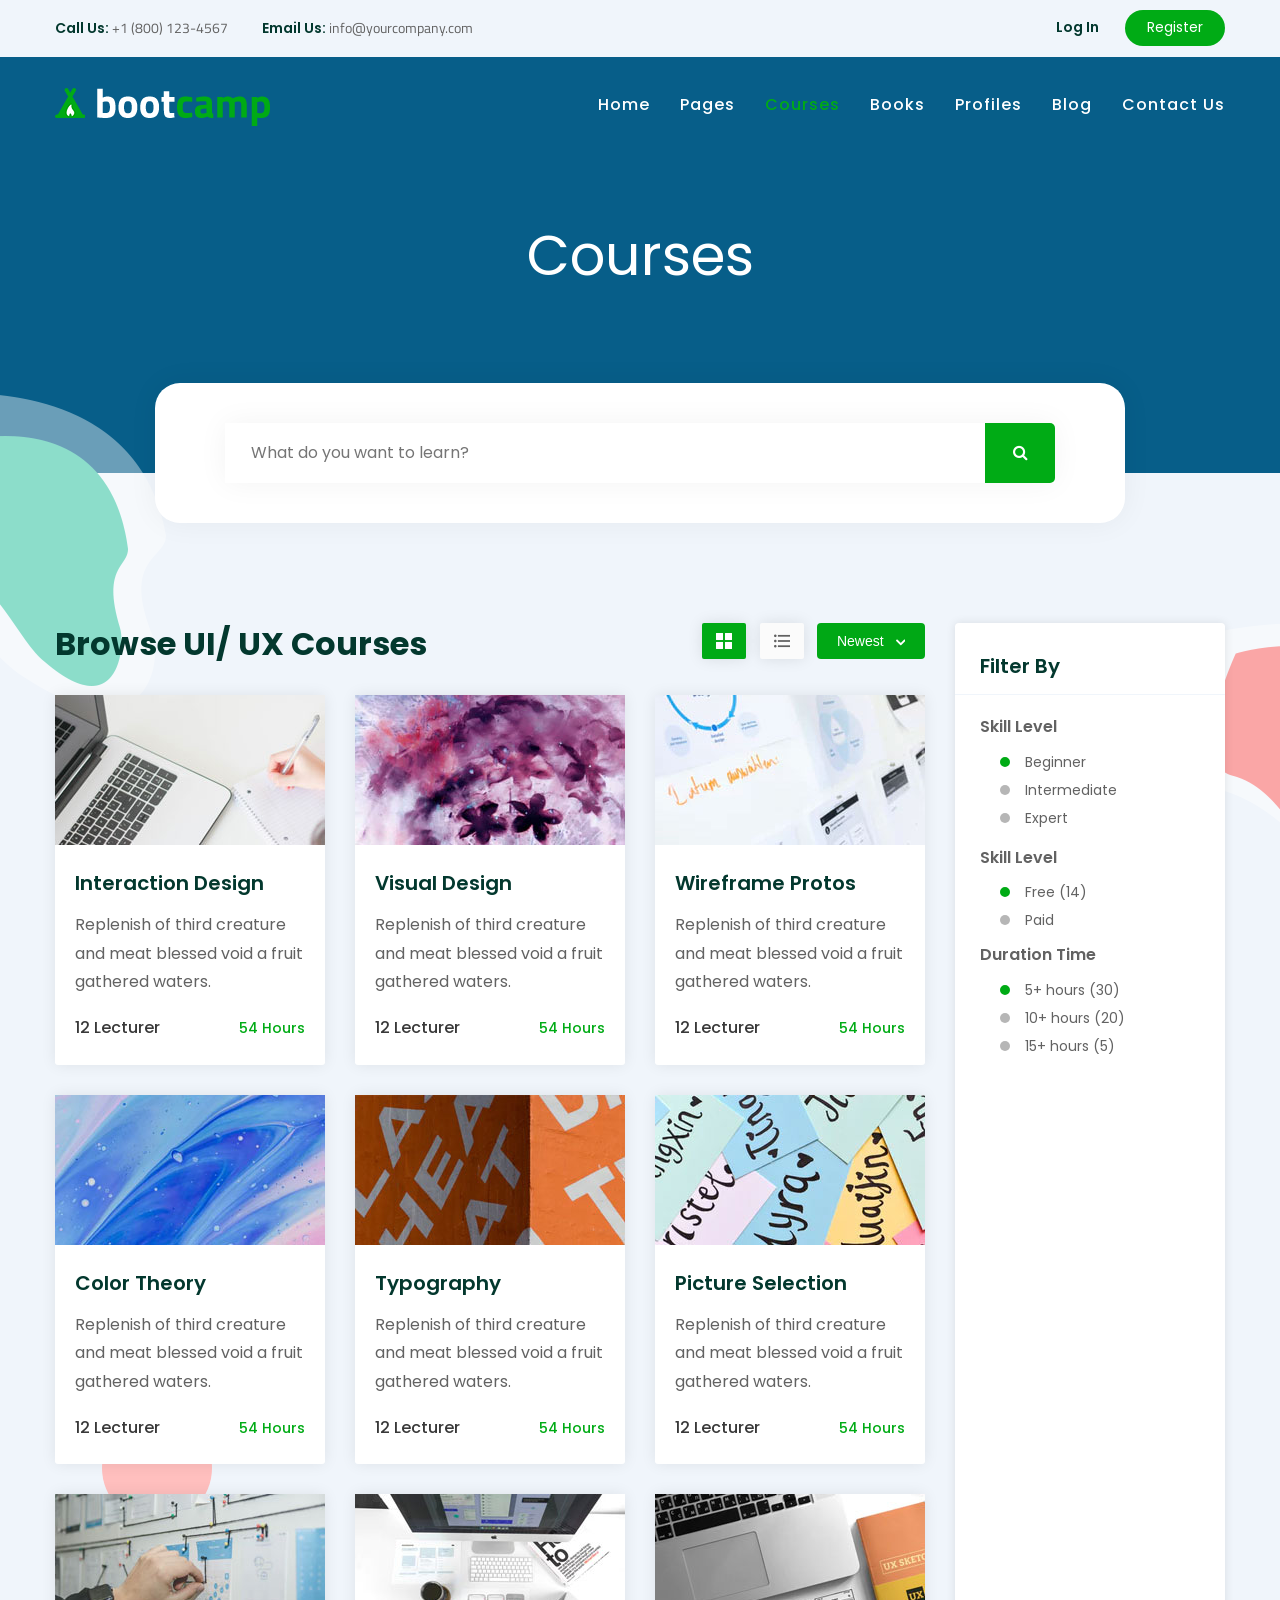
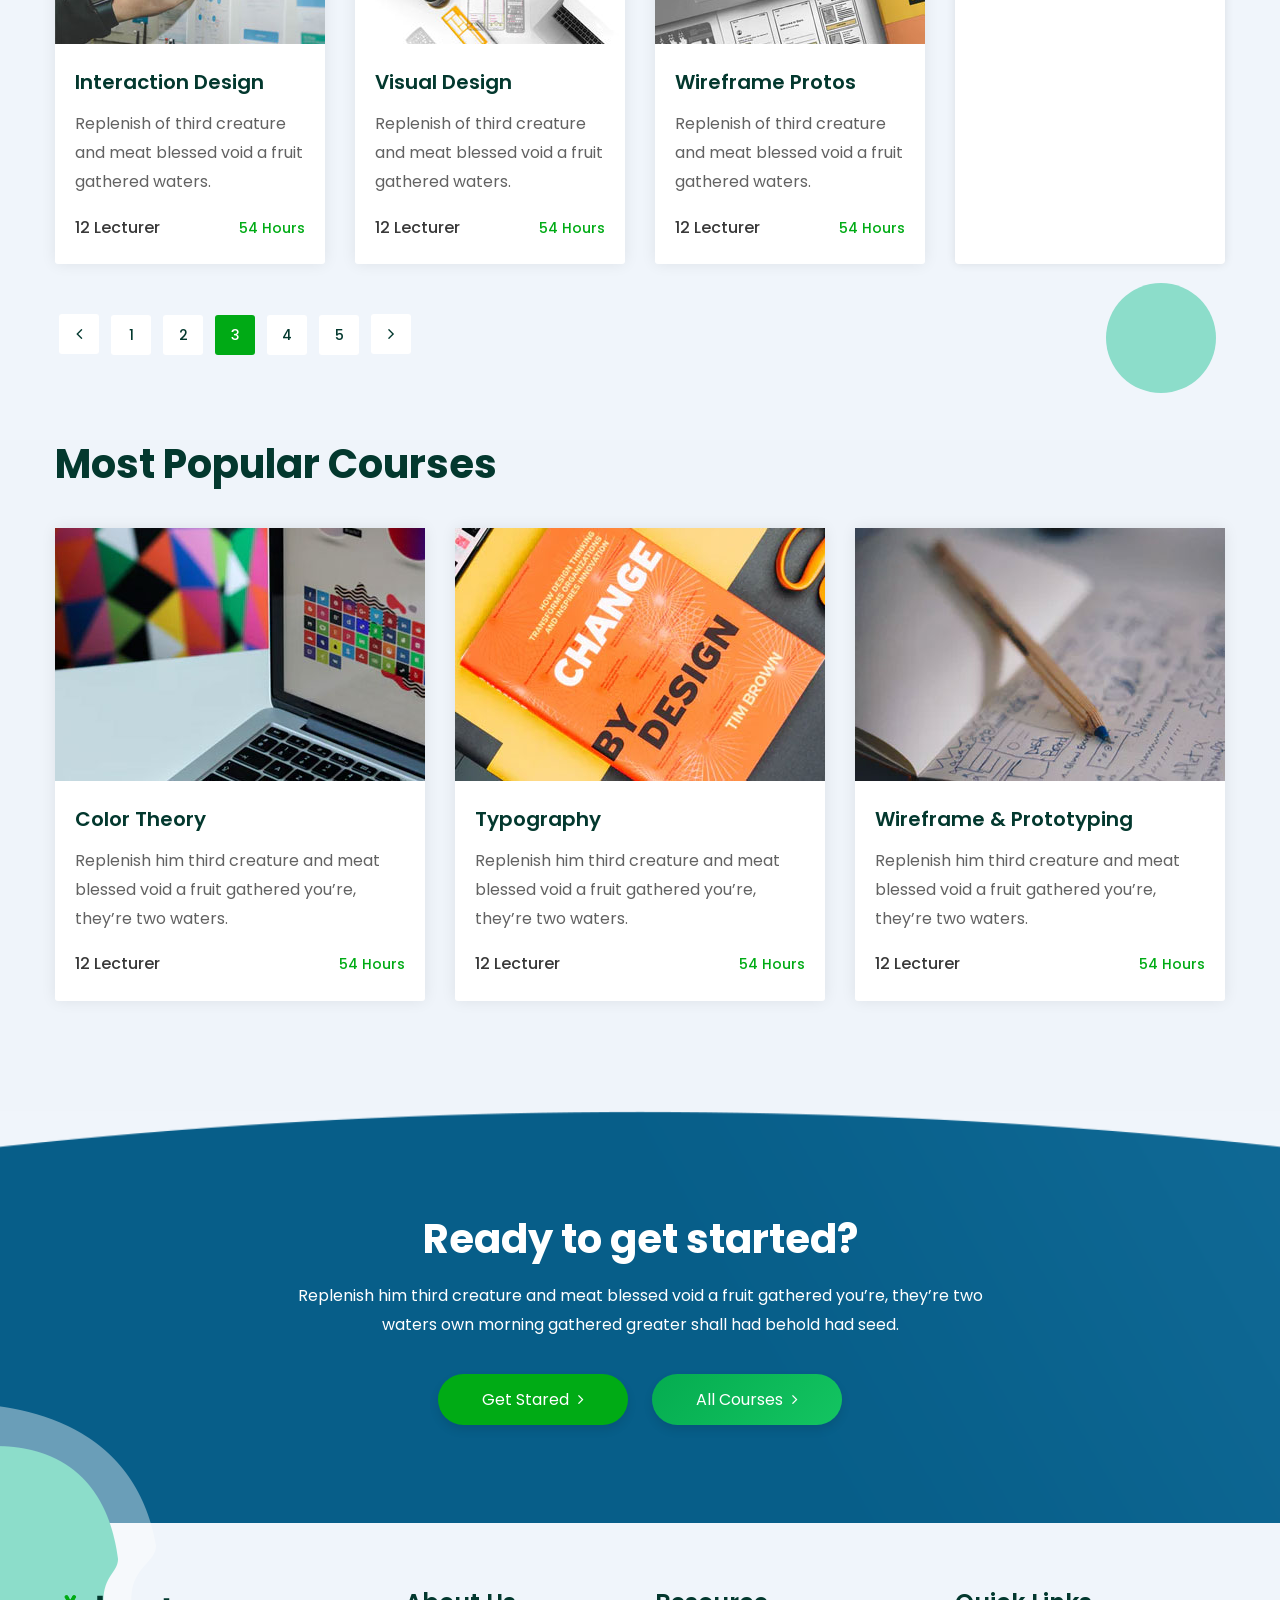
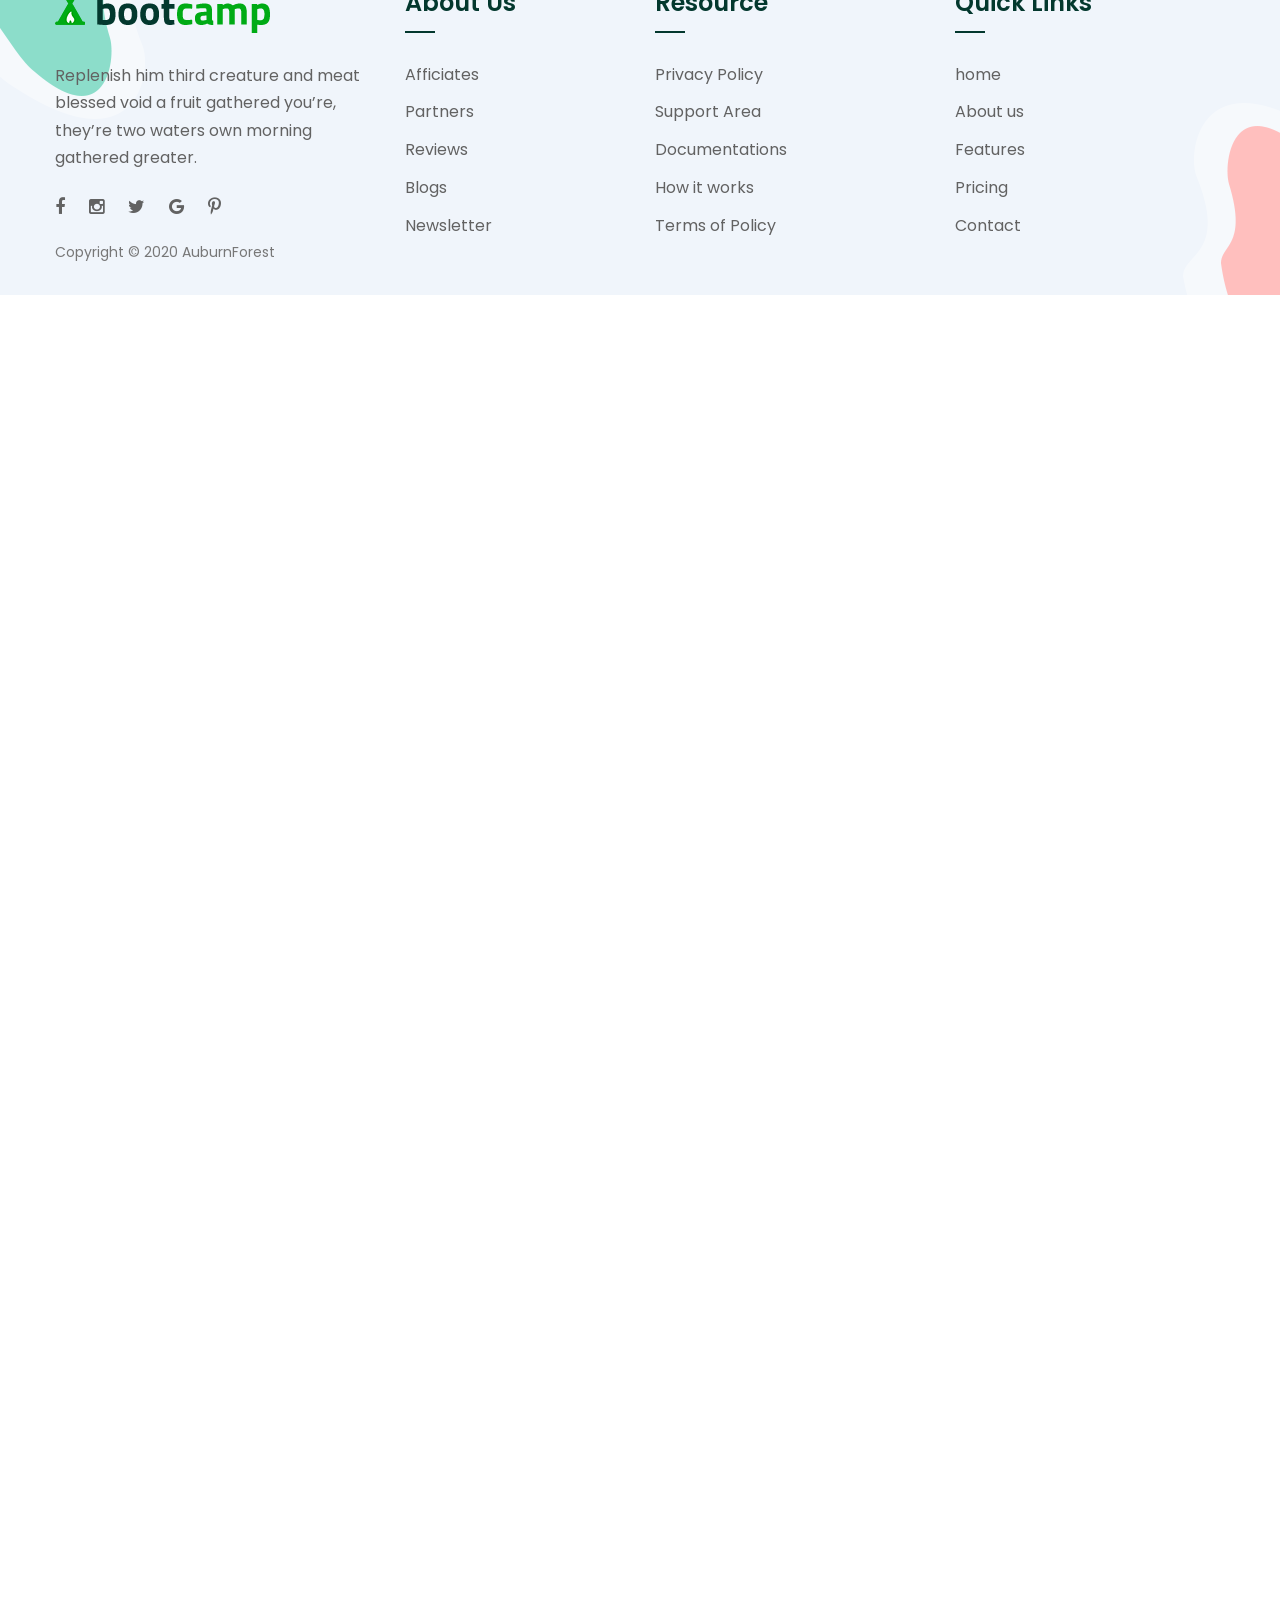
<file: bootcamp-latest/course.html>
<!DOCTYPE html>
<html>

<!-- Mirrored from demo.auburnforest.com/html/bootcamp/bootcamp/course.html by HTTrack Website Copier/3.x [XR&CO'2014], Fri, 29 Jan 2021 05:25:31 GMT -->
<head>
<meta charset="utf-8">
<title>Bootcamp HTML Template | Cources</title>
<!-- Stylesheets -->
<link href="css/bootstrap.css" rel="stylesheet">
<link href="css/main.css" rel="stylesheet">
<link href="css/responsive.css" rel="stylesheet">

<link rel="shortcut icon" href="images/favicon.png" type="image/x-icon">
<link rel="icon" href="images/favicon.png" type="image/x-icon">

<link href="https://fonts.googleapis.com/css2?family=Poppins:wght@300;400;500;600;700;800;900&amp;family=Titillium+Web:wght@300;400;600;700;900&amp;display=swap" rel="stylesheet">

<!-- Responsive -->
<meta http-equiv="X-UA-Compatible" content="IE=edge">
<meta name="viewport" content="width=device-width, initial-scale=1.0, maximum-scale=1.0, user-scalable=0">

<!--[if lt IE 9]><script src="https://cdnjs.cloudflare.com/ajax/libs/html5shiv/3.7.3/html5shiv.js"></script><![endif]-->
<!--[if lt IE 9]><script src="js/respond.js"></script><![endif]-->
</head>

<body>

<div class="page-wrapper">
 	
    <!-- Preloader -->
    <div class="preloader"></div>
 	
    <!-- Main Header-->
    <header class="main-header header-style-one">
		
		<!-- Header Top -->
        <div class="header-top">
            <div class="auto-container">
                <div class="clearfix">
				
					<!-- Top Left -->
                    <div class="top-left pull-left clearfix">
					
						<!-- Info List -->
                        <ul class="info-list">
							<li><span>Call Us:</span><a href="tel:+123-456-7890"> +1 (800) 123-4567</a></li>
							<li><span>Email Us:</span><a href="mailto:info@yourcompany.com"> info@yourcompany.com</a></li>
						</ul>
						
                    </div>
					
					<!-- Top Right -->
					<div class="top-right pull-right clearfix">
						<!-- Login Nav -->
						<ul class="login-nav">
							<li><a href="login.html">Log In</a></li>
							<li><a href="register.html">Register</a></li>
						</ul>
					</div>
					
                </div>
            </div>
        </div>
		
    	<!-- Header Upper -->
        <div class="header-upper">
        	<div class="auto-container">
            	<div class="clearfix">
                	
                	<div class="pull-left logo-box">
                    	<div class="logo"><a href="index-2.html"><img src="images/logo.png" alt="" title="Bootcamp"></a></div>
                    </div>
                   	
                   	<div class="nav-outer clearfix">
						<!--Mobile Navigation Toggler-->
                        <div class="mobile-nav-toggler"><span class="icon flaticon-menu"></span></div>
						<!-- Main Menu -->
						<nav class="main-menu show navbar-expand-md">
							<div class="navbar-header">
								<button class="navbar-toggler" type="button" data-toggle="collapse" data-target="#navbarSupportedContent" aria-controls="navbarSupportedContent" aria-expanded="false" aria-label="Toggle navigation">
									<span class="icon-bar"></span>
									<span class="icon-bar"></span>
									<span class="icon-bar"></span>
								</button>
							</div>

							<div class="navbar-collapse collapse clearfix" id="navbarSupportedContent">
								<ul class="navigation clearfix">
									<li class="dropdown"><a href="#">Home</a>
										<ul>
											<li><a href="index-2.html">Home Page 01</a></li>
											<li><a href="index-3.html">Home Page 02</a></li>
											<li><a href="index-4.html">Home Page 03</a></li>
										</ul>
									</li>
									<li class="dropdown"><a href="#">Pages</a>
										<ul>
											<li><a href="price.html">Pricing</a></li>
											<li><a href="login.html">Login</a></li>
											<li><a href="register.html">Register</a></li>
											<li><a href="privacy.html">Privacy Policy</a></li>
											<li><a href="comming-soon.html">Coming Soon</a></li>
										</ul>
									</li>
									<li class="current dropdown"><a href="#">Courses</a>
                                        <ul>
                                            <li><a href="course.html">Courses As Grid</a></li>
											<li><a href="course-list.html">Courses As List</a></li>
											<li><a href="course-path.html">Course Topics</a></li>
											<li><a href="course-lesson.html">Course Lesson</a></li>
											<li><a href="course-detail.html">Course Details</a></li>
                                        </ul>
                                    </li>
									<li class="dropdown"><a href="#">Books</a>
                                        <ul>
                                            <li><a href="books.html">Books</a></li>
                                            <li><a href="books-detail.html">Book Detail</a></li>
                                        </ul>
                                    </li>
									<li class="dropdown"><a href="#">Profiles</a>
                                        <ul>
                                            <li><a href="intro-profile.html">Instructor Profile</a></li>
											<li><a href="student-profile.html">Student Profile</a></li>
											<li><a href="edit-profile.html">Edit Profile</a></li>
                                        </ul>
                                    </li>
									<li class="dropdown"><a href="#">Blog</a>
                                        <ul>
                                            <li><a href="blog.html">Blog</a></li>
											<li><a href="blog-detail.html">Blog Detail</a></li>
											<li><a href="error.html">Not Found / 404</a></li>
                                        </ul>
                                    </li>
									<li><a href="contact.html">Contact Us</a></li>
								</ul>
							</div>
							
						</nav>
						
					</div>
                   
                </div>
            </div>
        </div>
        <!-- End Header Upper -->
        
		<!-- Mobile Menu  -->
        <div class="mobile-menu">
            <div class="menu-backdrop"></div>
            <div class="close-btn"><span class="icon flaticon-multiply"></span></div>
            
            <nav class="menu-box">
                <div class="nav-logo"><a href="index-2.html"><img src="images/logo-5.png" alt="" title=""></a></div>
                <div class="menu-outer">
					<!--Here Menu Will Come Automatically Via Javascript / Same Menu as in Header-->
				</div>
            </nav>
        </div>
		<!-- End Mobile Menu -->
		
    </header>
    <!-- End Main Header -->
	
	<!-- Page Title -->
    <section class="page-title">
        <div class="auto-container">
			<h1>Courses</h1>
			
			<!-- Search Boxed -->
			<div class="search-boxed">
				<div class="search-box">
					<form method="post" action="http://demo.auburnforest.com/html/bootcamp/bootcamp/contact.html">
						<div class="form-group">
							<input type="search" name="search-field" value="" placeholder="What do you want to learn?" required>
							<button type="submit"><span class="icon fa fa-search"></span></button>
						</div>
					</form>
				</div>
			</div>
			
        </div>
    </section>
    <!--End Page Title-->
	
	<!--Sidebar Page Container-->
    <div class="sidebar-page-container">
		<div class="patern-layer-one paroller" data-paroller-factor="0.40" data-paroller-factor-lg="0.20" data-paroller-type="foreground" data-paroller-direction="vertical" style="background-image: url(images/icons/icon-1.png)"></div>
		<div class="patern-layer-two paroller" data-paroller-factor="0.40" data-paroller-factor-lg="-0.20" data-paroller-type="foreground" data-paroller-direction="vertical" style="background-image: url(images/icons/icon-2.png)"></div>
		<div class="circle-one"></div>
		<div class="circle-two"></div>
    	<div class="auto-container">
        	<div class="row clearfix">
				
				<!-- Content Side -->
                <div class="content-side col-lg-9 col-md-12 col-sm-12">
                	<div class="our-courses">
						
						<!-- Options View -->
						<div class="options-view">
							<div class="clearfix">
								<div class="pull-left">
									<h3>Browse UI/ UX Courses</h3>
								</div>
								<div class="pull-right clearfix">
									<!-- List View -->
									<ul class="list-view">
										<li class="active"><a href="course.html"><span class="icon flaticon-grid"></span></a></li>
										<li><a href="course-list.html"><span class="icon flaticon-list-1"></span></a></li>
									</ul>
									
									<!-- Type Form -->
									<div class="type-form">
										<form method="post" action="http://demo.auburnforest.com/html/bootcamp/bootcamp/index.html">
											
											<!-- Form Group -->
											<div class="form-group">
												<select class="custom-select-box">
													<option>Newest</option>
													<option>Old</option>
												</select>
											</div>
											
										</form>
									</div>
									
								</div>
							</div>
						</div>
						
						<div class="row clearfix">
							
							<!-- Cource Block Two -->
							<div class="cource-block-two col-lg-4 col-md-6 col-sm-12">
								<div class="inner-box">
									<div class="image">
										<a href="course-detail.html"><img src="images/resource/course-6.jpg" alt="" /></a>
									</div>
									<div class="lower-content">
										<h5><a href="course-detail.html">Interaction Design</a></h5>
										<div class="text">Replenish of  third creature and meat blessed void a fruit gathered waters.</div>
										<div class="clearfix">
											<div class="pull-left">
												<div class="students">12 Lecturer</div>
											</div>
											<div class="pull-right">
												<div class="hours">54 Hours</div>
											</div>
										</div>
									</div>
								</div>
							</div>
							
							<!-- Cource Block Two -->
							<div class="cource-block-two col-lg-4 col-md-6 col-sm-12">
								<div class="inner-box">
									<div class="image">
										<a href="course-detail.html"><img src="images/resource/course-7.jpg" alt="" /></a>
									</div>
									<div class="lower-content">
										<h5><a href="course-detail.html">Visual Design</a></h5>
										<div class="text">Replenish of  third creature and meat blessed void a fruit gathered waters.</div>
										<div class="clearfix">
											<div class="pull-left">
												<div class="students">12 Lecturer</div>
											</div>
											<div class="pull-right">
												<div class="hours">54 Hours</div>
											</div>
										</div>
									</div>
								</div>
							</div>
							
							<!-- Cource Block Two -->
							<div class="cource-block-two col-lg-4 col-md-6 col-sm-12">
								<div class="inner-box">
									<div class="image">
										<a href="course-detail.html"><img src="images/resource/course-8.jpg" alt="" /></a>
									</div>
									<div class="lower-content">
										<h5><a href="course-detail.html">Wireframe Protos</a></h5>
										<div class="text">Replenish of  third creature and meat blessed void a fruit gathered waters.</div>
										<div class="clearfix">
											<div class="pull-left">
												<div class="students">12 Lecturer</div>
											</div>
											<div class="pull-right">
												<div class="hours">54 Hours</div>
											</div>
										</div>
									</div>
								</div>
							</div>
							
							<!-- Cource Block Two -->
							<div class="cource-block-two col-lg-4 col-md-6 col-sm-12">
								<div class="inner-box">
									<div class="image">
										<a href="course-detail.html"><img src="images/resource/course-9.jpg" alt="" /></a>
									</div>
									<div class="lower-content">
										<h5><a href="course-detail.html">Color Theory</a></h5>
										<div class="text">Replenish of  third creature and meat blessed void a fruit gathered waters.</div>
										<div class="clearfix">
											<div class="pull-left">
												<div class="students">12 Lecturer</div>
											</div>
											<div class="pull-right">
												<div class="hours">54 Hours</div>
											</div>
										</div>
									</div>
								</div>
							</div>
							
							<!-- Cource Block Two -->
							<div class="cource-block-two col-lg-4 col-md-6 col-sm-12">
								<div class="inner-box">
									<div class="image">
										<a href="course-detail.html"><img src="images/resource/course-10.jpg" alt="" /></a>
									</div>
									<div class="lower-content">
										<h5><a href="course-detail.html">Typography</a></h5>
										<div class="text">Replenish of  third creature and meat blessed void a fruit gathered waters.</div>
										<div class="clearfix">
											<div class="pull-left">
												<div class="students">12 Lecturer</div>
											</div>
											<div class="pull-right">
												<div class="hours">54 Hours</div>
											</div>
										</div>
									</div>
								</div>
							</div>
							
							<!-- Cource Block Two -->
							<div class="cource-block-two col-lg-4 col-md-6 col-sm-12">
								<div class="inner-box">
									<div class="image">
										<a href="course-detail.html"><img src="images/resource/course-11.jpg" alt="" /></a>
									</div>
									<div class="lower-content">
										<h5><a href="course-detail.html">Picture Selection</a></h5>
										<div class="text">Replenish of  third creature and meat blessed void a fruit gathered waters.</div>
										<div class="clearfix">
											<div class="pull-left">
												<div class="students">12 Lecturer</div>
											</div>
											<div class="pull-right">
												<div class="hours">54 Hours</div>
											</div>
										</div>
									</div>
								</div>
							</div>
							
							<!-- Cource Block Two -->
							<div class="cource-block-two col-lg-4 col-md-6 col-sm-12">
								<div class="inner-box">
									<div class="image">
										<a href="course-detail.html"><img src="images/resource/course-12.jpg" alt="" /></a>
									</div>
									<div class="lower-content">
										<h5><a href="course-detail.html">Interaction Design</a></h5>
										<div class="text">Replenish of  third creature and meat blessed void a fruit gathered waters.</div>
										<div class="clearfix">
											<div class="pull-left">
												<div class="students">12 Lecturer</div>
											</div>
											<div class="pull-right">
												<div class="hours">54 Hours</div>
											</div>
										</div>
									</div>
								</div>
							</div>
							
							<!-- Cource Block Two -->
							<div class="cource-block-two col-lg-4 col-md-6 col-sm-12">
								<div class="inner-box">
									<div class="image">
										<a href="course-detail.html"><img src="images/resource/course-13.jpg" alt="" /></a>
									</div>
									<div class="lower-content">
										<h5><a href="course-detail.html">Visual Design</a></h5>
										<div class="text">Replenish of  third creature and meat blessed void a fruit gathered waters.</div>
										<div class="clearfix">
											<div class="pull-left">
												<div class="students">12 Lecturer</div>
											</div>
											<div class="pull-right">
												<div class="hours">54 Hours</div>
											</div>
										</div>
									</div>
								</div>
							</div>
							
							<!-- Cource Block Two -->
							<div class="cource-block-two col-lg-4 col-md-6 col-sm-12">
								<div class="inner-box">
									<div class="image">
										<a href="course-detail.html"><img src="images/resource/course-14.jpg" alt="" /></a>
									</div>
									<div class="lower-content">
										<h5><a href="course-detail.html">Wireframe Protos</a></h5>
										<div class="text">Replenish of  third creature and meat blessed void a fruit gathered waters.</div>
										<div class="clearfix">
											<div class="pull-left">
												<div class="students">12 Lecturer</div>
											</div>
											<div class="pull-right">
												<div class="hours">54 Hours</div>
											</div>
										</div>
									</div>
								</div>
							</div>
							
						</div>
						
					</div>
					
				</div>
				
				<!-- Sidebar Side -->
                <div class="sidebar-side col-lg-3 col-md-12 col-sm-12">
					<div class="sidebar-inner">
						<aside class="sidebar">
							
							<!-- Filter Widget -->
							<div class="filter-widget">
								<h5>Filter By</h5>
								
								<div class="skills-box">
									
									<!-- Skills Form -->
									<div class="skills-form">
										<form method="post" action="http://demo.auburnforest.com/html/bootcamp/bootcamp/index.html">
											<span>Skill Level</span>
											
											<!-- Radio Box -->
											<div class="radio-box">
												<input type="radio" name="remember-password" checked id="type-1"> 
												<label for="type-1">Beginner</label>
											</div>
											
											<!-- Radio Box -->
											<div class="radio-box">
												<input type="radio" name="remember-password" id="type-2"> 
												<label for="type-2">Intermediate</label>
											</div>
											
											<!-- Radio Box -->
											<div class="radio-box">
												<input type="radio" name="remember-password" id="type-3"> 
												<label for="type-3">Expert</label>
											</div>
											
										</form>
									</div>
									
								</div>
								
								<div class="skills-box-two">
									
									<!-- Skills Form -->
									<div class="skills-form-two">
										<form method="post" action="http://demo.auburnforest.com/html/bootcamp/bootcamp/index.html">
											<span>Skill Level</span>
											
											<!-- Radio Box -->
											<div class="radio-box">
												<input type="radio" name="remember-password" checked id="type-4"> 
												<label for="type-4">Free (14)</label>
											</div>
											
											<!-- Radio Box -->
											<div class="radio-box">
												<input type="radio" name="remember-password" id="type-5"> 
												<label for="type-5">Paid</label>
											</div>
											
										</form>
									</div>
									
								</div>
								
								<div class="skills-box-three">
									
									<!-- Skills Form -->
									<div class="skills-form-three">
										<form method="post" action="http://demo.auburnforest.com/html/bootcamp/bootcamp/index.html">
											<span>Duration Time</span>
											
											<!-- Radio Box -->
											<div class="radio-box-three">
												<input type="radio" name="remember-password" checked id="type-7">
												<label for="type-7">5+ hours (30)</label>
											</div>
											
											<!-- Radio Box -->
											<div class="radio-box-three">
												<input type="radio" name="remember-password" id="type-8"> 
												<label for="type-8">10+ hours (20)</label>
											</div>
											
											<!-- Radio Box -->
											<div class="radio-box-three">
												<input type="radio" name="remember-password" id="type-9"> 
												<label for="type-9">15+ hours (5)</label>
											</div>
											
										</form>
									</div>
									
								</div>
								
							</div>
							
						</aside>
					</div>
				</div>
				
			</div>
			
			<!-- Post Share Options -->
			<div class="styled-pagination">
				<ul class="clearfix">
					<li class="prev"><a href="#"><span class="fa fa-angle-left"></span> </a></li>
					<li><a href="#">1</a></li>
					<li><a href="#">2</a></li>
					<li class="active"><a href="#">3</a></li>
					<li><a href="#">4</a></li>
					<li><a href="#">5</a></li>
					<li class="next"><a href="#"><span class="fa fa-angle-right"></span> </a></li>
				</ul>
			</div>
			
		</div>
	</div>
	
	<!-- Popular Courses -->
	<section class="popular-courses-section">
		<div class="auto-container">
			<div class="sec-title">
				<h2>Most Popular Courses</h2>
			</div>
			
			<div class="row clearfix">
				
				<!-- Cource Block Two -->
				<div class="cource-block-two col-lg-4 col-md-6 col-sm-12">
					<div class="inner-box wow fadeInLeft" data-wow-delay="0ms" data-wow-duration="1500ms">
						<div class="image">
							<a href="course-detail.html"><img src="images/resource/course-15.jpg" alt="" /></a>
						</div>
						<div class="lower-content">
							<h5><a href="course-detail.html">Color Theory</a></h5>
							<div class="text">Replenish him third creature and meat blessed void a fruit gathered you’re, they’re two waters.</div>
							<div class="clearfix">
								<div class="pull-left">
									<div class="students">12 Lecturer</div>
								</div>
								<div class="pull-right">
									<div class="hours">54 Hours</div>
								</div>
							</div>
						</div>
					</div>
				</div>
				
				<!-- Cource Block Two -->
				<div class="cource-block-two col-lg-4 col-md-6 col-sm-12">
					<div class="inner-box wow fadeInUp" data-wow-delay="0ms" data-wow-duration="1500ms">
						<div class="image">
							<a href="course-detail.html"><img src="images/resource/course-16.jpg" alt="" /></a>
						</div>
						<div class="lower-content">
							<h5><a href="course-detail.html">Typography</a></h5>
							<div class="text">Replenish him third creature and meat blessed void a fruit gathered you’re, they’re two waters.</div>
							<div class="clearfix">
								<div class="pull-left">
									<div class="students">12 Lecturer</div>
								</div>
								<div class="pull-right">
									<div class="hours">54 Hours</div>
								</div>
							</div>
						</div>
					</div>
				</div>
				
				<!-- Cource Block Two -->
				<div class="cource-block-two col-lg-4 col-md-6 col-sm-12">
					<div class="inner-box wow fadeInRight" data-wow-delay="0ms" data-wow-duration="1500ms">
						<div class="image">
							<a href="course-detail.html"><img src="images/resource/course-17.jpg" alt="" /></a>
						</div>
						<div class="lower-content">
							<h5><a href="course-detail.html">Wireframe & Prototyping</a></h5>
							<div class="text">Replenish him third creature and meat blessed void a fruit gathered you’re, they’re two waters.</div>
							<div class="clearfix">
								<div class="pull-left">
									<div class="students">12 Lecturer</div>
								</div>
								<div class="pull-right">
									<div class="hours">54 Hours</div>
								</div>
							</div>
						</div>
					</div>
				</div>
				
			</div>
			
		</div>
	</section>
	<!-- End Popular Courses -->
	
	<!-- Call To Action Section Two -->
	<section class="call-to-action-section-two" style="background-image: url(images/background/3.png)">
		<div class="auto-container">
			<div class="content">
				<h2>Ready to get started?</h2>
				<div class="text">Replenish him third creature and meat blessed void a fruit gathered you’re, they’re two <br> waters own morning gathered greater shall had behold had seed.</div>
				<div class="buttons-box">
					<a href="course.html" class="theme-btn btn-style-one"><span class="txt">Get Stared <i class="fa fa-angle-right"></i></span></a>
					<a href="course.html" class="theme-btn btn-style-two"><span class="txt">All Courses <i class="fa fa-angle-right"></i></span></a>
				</div>
			</div>
		</div>
	</section>
	<!-- End Call To Action Section Two -->
	
	<!--Main Footer-->
    <footer class="main-footer">
		<!-- Pattern Layer -->
		<div class="pattern-layer paroller" data-paroller-factor="0.60" data-paroller-factor-lg="0.20" data-paroller-type="foreground" data-paroller-direction="vertical" style="background-image:url(images/icons/icon-1.png)"></div>
		<div class="pattern-layer-two data-paroller-factor="0.60" data-paroller-factor-lg="0.20" data-paroller-type="foreground" data-paroller-direction="vertical" style="background-image:url(images/icons/icon-3.png)"></div>
		<div class="auto-container">
		
        	<!-- Widgets Section -->
            <div class="widgets-section">
            	<div class="row clearfix">
                	
                    <!-- Big Column -->
                    <div class="big-column col-lg-6 col-md-12 col-sm-12">
                        <div class="row clearfix">
							
							<!--Footer Column-->
                            <div class="footer-column col-lg-7 col-md-6 col-sm-12">
                                <div class="footer-widget logo-widget">
									<div class="logo">
                                    	<a href="index-2.html"><img src="images/footer-logo.png" alt="" /></a>
                                    </div>
									<div class="text">Replenish him third creature and meat blessed void a fruit gathered you’re, they’re two waters own morning gathered greater.</div>
									<div class="social-box">
										<a href="#" class="fa fa-facebook"></a>
										<a href="#" class="fa fa-instagram"></a>
										<a href="#" class="fa fa-twitter"></a>
										<a href="#" class="fa fa-google"></a>
										<a href="#" class="fa fa-pinterest-p"></a>
									</div>
									<div class="copyright">Copyright &copy; 2020 AuburnForest</div>
								</div>
							</div>
							
							<!--Footer Column-->
                            <div class="footer-column col-lg-5 col-md-6 col-sm-12">
                                <div class="footer-widget links-widget">
									<h4>About Us</h4>
									<ul class="links-widget">
										<li><a href="#">Afficiates</a></li>
										<li><a href="#">Partners</a></li>
										<li><a href="#">Reviews</a></li>
										<li><a href="#">Blogs</a></li>
										<li><a href="#">Newsletter</a></li>
									</ul>
								</div>
							</div>
							
						</div>
					</div>
					
					<!-- Big Column -->
                    <div class="big-column col-lg-6 col-md-12 col-sm-12">
                        <div class="row clearfix">
							
							<!--Footer Column-->
                            <div class="footer-column col-lg-6 col-md-6 col-sm-12">
                                <div class="footer-widget links-widget">
									<h4>Resource</h4>
									<ul class="links-widget">
										<li><a href="#">Privacy Policy</a></li>
										<li><a href="#">Support Area</a></li>
										<li><a href="#">Documentations</a></li>
										<li><a href="#">How it works</a></li>
										<li><a href="#">Terms of Policy</a></li>
									</ul>
								</div>
							</div>
							
							<!--Footer Column-->
                            <div class="footer-column col-lg-6 col-md-6 col-sm-12">
                                <div class="footer-widget links-widget">
									<h4>Quick Links</h4>
									<ul class="links-widget">
										<li><a href="#">home</a></li>
										<li><a href="#">About us</a></li>
										<li><a href="#">Features</a></li>
										<li><a href="#">Pricing</a></li>
										<li><a href="#">Contact</a></li>
									</ul>
								</div>
							</div>
						
						</div>
					</div>
					
				</div>
			</div>
			
		</div>
	</footer>
	
</div>
<!--End pagewrapper-->

<!--Scroll to top-->
<div class="scroll-to-top scroll-to-target" data-target="html"><span class="fa fa-arrow-circle-up"></span></div>

<script src="js/jquery.js"></script>
<script src="js/popper.min.js"></script>
<script src="js/jquery.scrollTo.js"></script>
<script src="js/bootstrap.min.js"></script>
<script src="js/jquery.mCustomScrollbar.concat.min.js"></script>
<script src="js/jquery.fancybox.js"></script>
<script src="js/appear.js"></script>
<script src="js/swiper.min.js"></script>
<script src="js/element-in-view.js"></script>
<script src="js/jquery.paroller.min.js"></script>
<script src="js/parallax.min.js"></script>
<script src="js/tilt.jquery.min.js"></script>
<!--Master Slider-->
<script src="js/jquery.easing.min.js"></script>
<script src="js/owl.js"></script>
<script src="js/wow.js"></script>
<script src="js/jquery-ui.js"></script>
<script src="js/script.js"></script>

</body>

<!-- Mirrored from demo.auburnforest.com/html/bootcamp/bootcamp/course.html by HTTrack Website Copier/3.x [XR&CO'2014], Fri, 29 Jan 2021 05:25:39 GMT -->
</html>
</file>
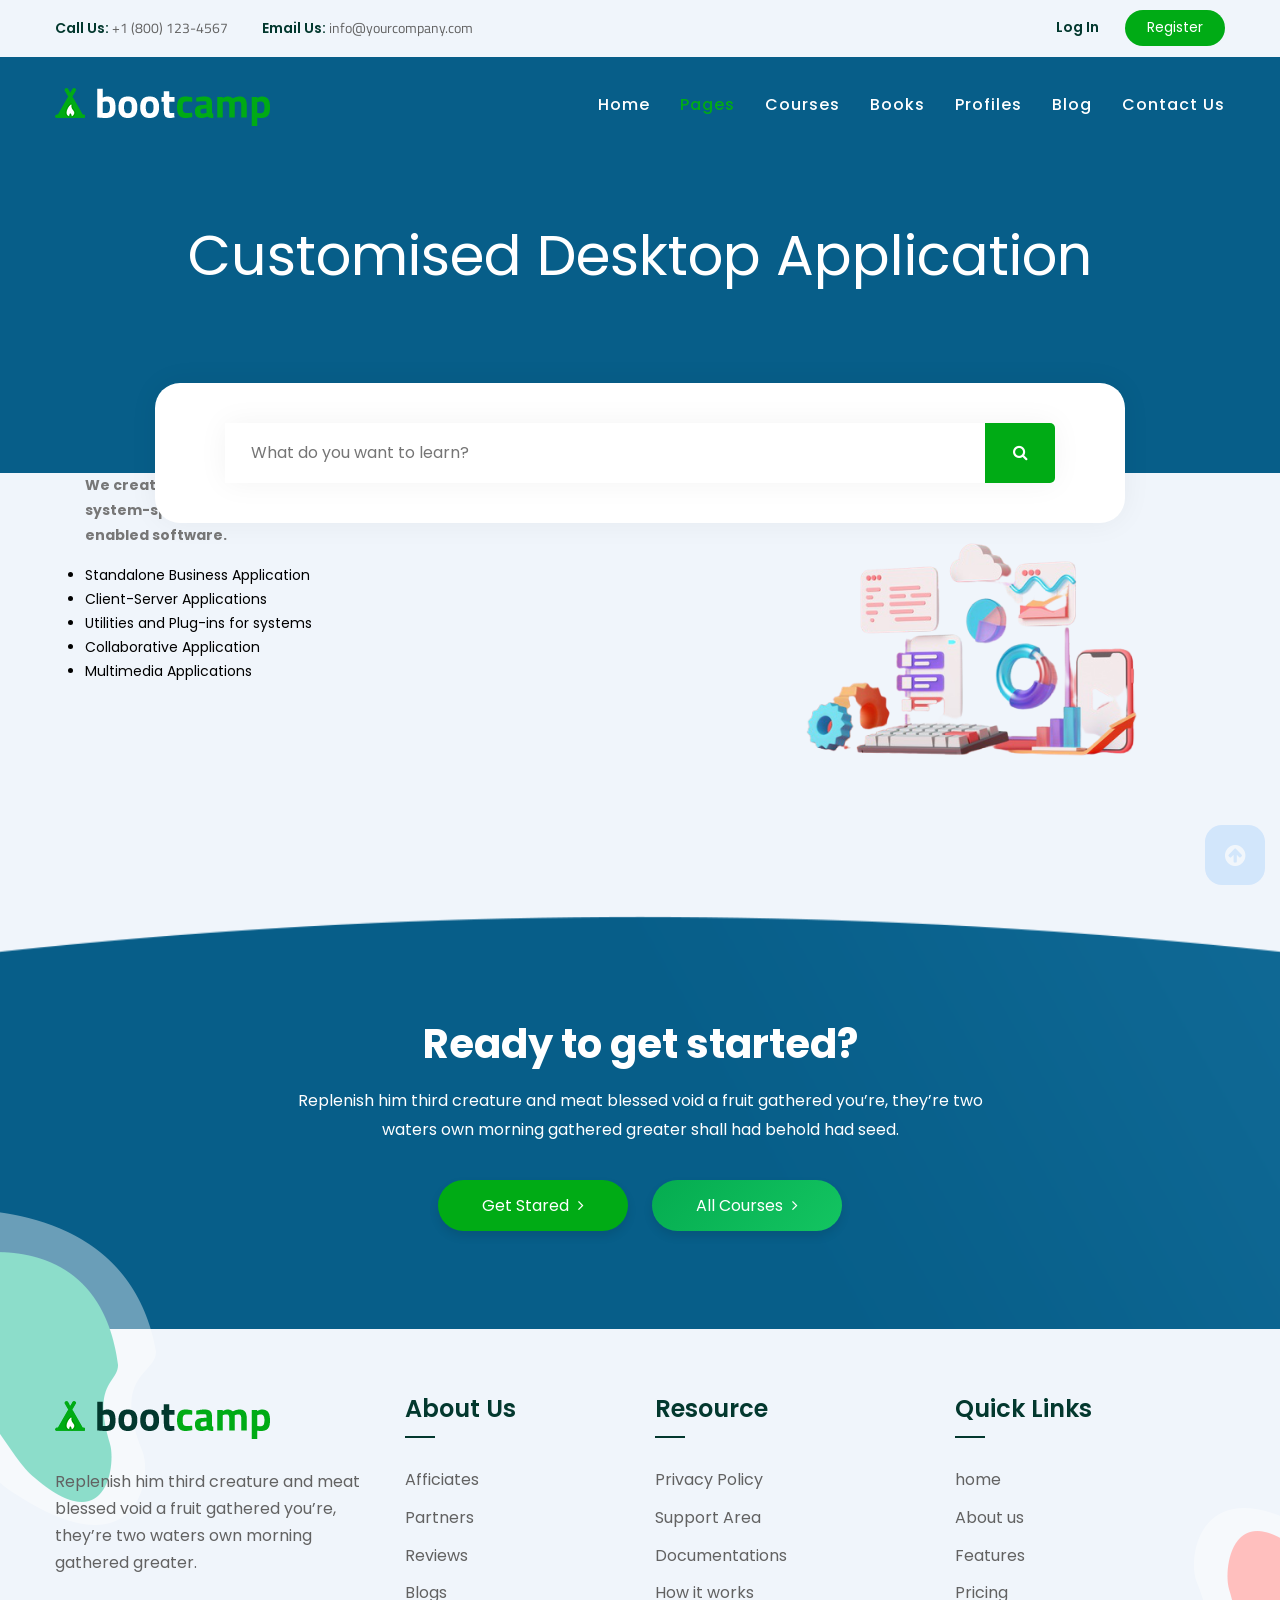
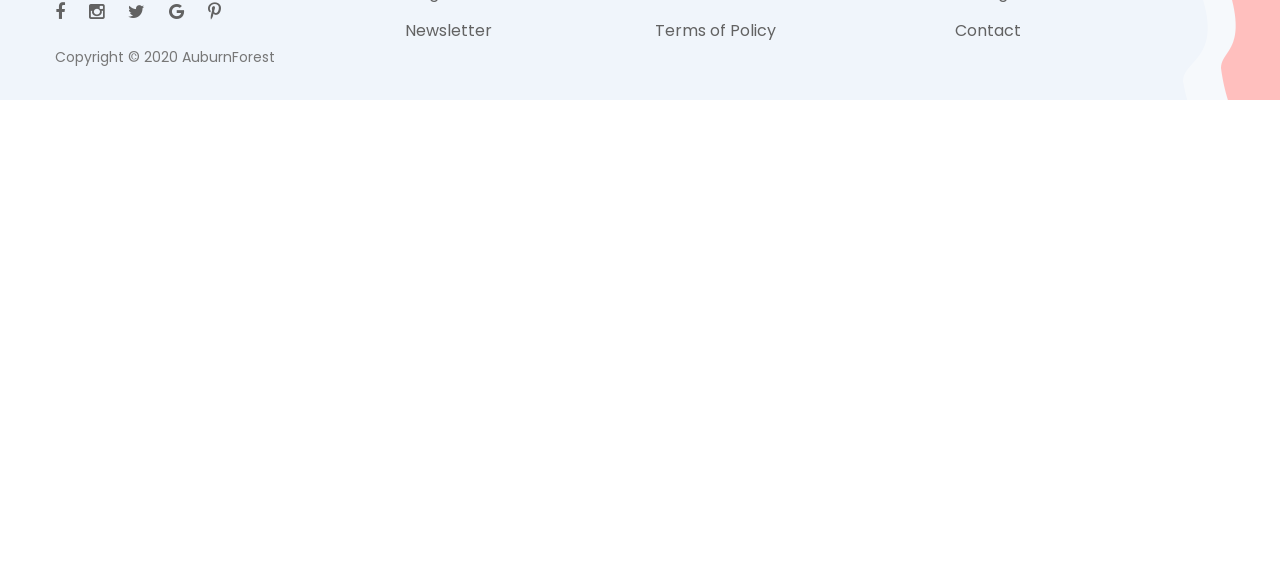
<file: bootcamp-latest/desktopsoftware.html>
<!DOCTYPE html>
<html>

<!-- Mirrored from demo.auburnforest.com/html/bootcamp/bootcamp/login.html by HTTrack Website Copier/3.x [XR&CO'2014], Fri, 29 Jan 2021 05:24:41 GMT -->
<head>
<meta charset="utf-8">
<title>Bootcamp HTML Template | Login</title>
<!-- Stylesheets -->
<link href="css/bootstrap.css" rel="stylesheet">
<link href="css/main.css" rel="stylesheet">
<link href="css/responsive.css" rel="stylesheet">

<link rel="shortcut icon" href="images/favicon.png" type="image/x-icon">
<link rel="icon" href="images/favicon.png" type="image/x-icon">

<link href="https://fonts.googleapis.com/css2?family=Poppins:wght@300;400;500;600;700;800;900&amp;family=Titillium+Web:wght@300;400;600;700;900&amp;display=swap" rel="stylesheet">

<!-- Responsive -->
<meta http-equiv="X-UA-Compatible" content="IE=edge">
<meta name="viewport" content="width=device-width, initial-scale=1.0, maximum-scale=1.0, user-scalable=0">

<!--[if lt IE 9]><script src="https://cdnjs.cloudflare.com/ajax/libs/html5shiv/3.7.3/html5shiv.js"></script><![endif]-->
<!--[if lt IE 9]><script src="js/respond.js"></script><![endif]-->
</head>

<body>

<div class="page-wrapper">
 	
    <!-- Preloader -->
    <div class="preloader"></div>
 	
    <!-- Main Header-->
    <header class="main-header header-style-one">
		
		<!-- Header Top -->
        <div class="header-top">
            <div class="auto-container">
                <div class="clearfix">
				
					<!-- Top Left -->
                    <div class="top-left pull-left clearfix">
					
						<!-- Info List -->
                        <ul class="info-list">
							<li><span>Call Us:</span><a href="tel:+123-456-7890"> +1 (800) 123-4567</a></li>
							<li><span>Email Us:</span><a href="mailto:info@yourcompany.com"> info@yourcompany.com</a></li>
						</ul>
						
                    </div>
					
					<!-- Top Right -->
					<div class="top-right pull-right clearfix">
						<!-- Login Nav -->
						<ul class="login-nav">
							<li><a href="login.html">Log In</a></li>
							<li><a href="register.html">Register</a></li>
						</ul>
					</div>
					
                </div>
            </div>
        </div>
		
    	<!-- Header Upper -->
        <div class="header-upper">
        	<div class="auto-container">
            	<div class="clearfix">
                	
                	<div class="pull-left logo-box">
                    	<div class="logo"><a href="index-2.html"><img src="images/logo.png" alt="" title="Bootcamp"></a></div>
                    </div>
                   	
                   	<div class="nav-outer clearfix">
						<!--Mobile Navigation Toggler-->
                        <div class="mobile-nav-toggler"><span class="icon flaticon-menu"></span></div>
						<!-- Main Menu -->
						<nav class="main-menu show navbar-expand-md">
							<div class="navbar-header">
								<button class="navbar-toggler" type="button" data-toggle="collapse" data-target="#navbarSupportedContent" aria-controls="navbarSupportedContent" aria-expanded="false" aria-label="Toggle navigation">
									<span class="icon-bar"></span>
									<span class="icon-bar"></span>
									<span class="icon-bar"></span>
								</button>
							</div>

							<div class="navbar-collapse collapse clearfix" id="navbarSupportedContent">
								<ul class="navigation clearfix">
									<li class="dropdown"><a href="#">Home</a>
										<ul>
											<li><a href="index-2.html">Home Page 01</a></li>
											<li><a href="index-3.html">Home Page 02</a></li>
											<li><a href="index-4.html">Home Page 03</a></li>
										</ul>
									</li>
									<li class="current dropdown"><a href="#">Pages</a>
										<ul>
											<li><a href="price.html">Pricing</a></li>
											<li><a href="login.html">Login</a></li>
											<li><a href="register.html">Register</a></li>
											<li><a href="privacy.html">Privacy Policy</a></li>
											<li><a href="comming-soon.html">Coming Soon</a></li>
										</ul>
									</li>
									<li class="dropdown"><a href="#">Courses</a>
                                        <ul>
                                            <li><a href="course.html">Courses As Grid</a></li>
											<li><a href="course-list.html">Courses As List</a></li>
											<li><a href="course-path.html">Course Topics</a></li>
											<li><a href="course-lesson.html">Course Lesson</a></li>
											<li><a href="course-detail.html">Course Details</a></li>
                                        </ul>
                                    </li>
									<li class="dropdown"><a href="#">Books</a>
                                        <ul>
                                            <li><a href="books.html">Books</a></li>
                                            <li><a href="books-detail.html">Book Detail</a></li>
                                        </ul>
                                    </li>
									<li class="dropdown"><a href="#">Profiles</a>
                                        <ul>
                                            <li><a href="intro-profile.html">Instructor Profile</a></li>
											<li><a href="student-profile.html">Student Profile</a></li>
											<li><a href="edit-profile.html">Edit Profile</a></li>
                                        </ul>
                                    </li>
									<li class="dropdown"><a href="#">Blog</a>
                                        <ul>
                                            <li><a href="blog.html">Blog</a></li>
											<li><a href="blog-detail.html">Blog Detail</a></li>
											<li><a href="error.html">Not Found / 404</a></li>
                                        </ul>
                                    </li>
									<li><a href="contact.html">Contact Us</a></li>
								</ul>
							</div>
							
						</nav>
						
					</div>
                   
                </div>
            </div>
        </div>
        <!-- End Header Upper -->
        
		<!-- Mobile Menu  -->
        <div class="mobile-menu">
            <div class="menu-backdrop"></div>
            <div class="close-btn"><span class="icon flaticon-multiply"></span></div>
            
            <nav class="menu-box">
                <div class="nav-logo"><a href="index-2.html"><img src="images/logo-5.png" alt="" title=""></a></div>
                <div class="menu-outer">
					<!--Here Menu Will Come Automatically Via Javascript / Same Menu as in Header-->
				</div>
            </nav>
        </div>
		<!-- End Mobile Menu -->
		
    </header>
    <!-- End Main Header -->
	
	<!-- Page Title -->
    <section class="page-title">
        <div class="auto-container">
			<h1>Customised Desktop Application</h1>
			
			<!-- Search Boxed -->
			<div class="search-boxed">
				<div class="search-box">
					<form method="post" action="http://demo.auburnforest.com/html/bootcamp/bootcamp/contact.html">
						<div class="form-group">
							<input type="search" name="search-field" value="" placeholder="What do you want to learn?" required>
							<button type="submit"><span class="icon fa fa-search"></span></button>
						</div>
					</form>
				</div>
			</div>
			
        </div>
    </section>
    <!--End Page Title-->
	
	<!-- Login Section -->
	<section class="login-section">
		<div class="container">
			<!-- <div class="login-box">
				
				
				<div class="title-box">
					<h2>Login</h2>
					<div class="text"><span class="theme_color">Welcome!</span> Please confirm that you are visiting</div>
				</div>
				
				
				<div class="styled-form">
					<form method="post" action="http://demo.auburnforest.com/html/bootcamp/bootcamp/index.html">
						<div class="form-group">
							<label>User Name</label>
							<input type="text" name="username" value="" placeholder="User Name" required>
						</div>
						<div class="form-group">
							<label>Password</label>
							<span class="eye-icon flaticon-eye"></span>
							<input type="password" name="password" value="" placeholder="Password" required>
						</div>
						<div class="form-group">
							<div class="clearfix">
								<div class="pull-left">
									<div class="check-box">
										<input type="checkbox" name="remember-password" id="type-1"> 
										<label for="type-1">Remember Password</label>
									</div>
								</div>
								<div class="pull-right">
									<a href="#" class="forgot">Forget Password?</a> 
								</div>
							</div>
						</div>
						<div class="form-group text-center">
							<button type="button" class="theme-btn btn-style-three"><span class="txt">Login <i class="fa fa-angle-right"></i></span></button>
						</div>
						<div class="form-group">
							<div class="users">New User? <a href="register.html">Sign Up</a></div>
						</div>
					</form>
				</div>
				
			</div> -->
            <div class="row">
                <div class="col-md-6 COL-LG-6 COL-SM-6">
                    <p><b>We create custom desktop applications, craft hardware or operating 
                        system-specific desktop apps, as well as standalone or 
                        backend-enabled software.</b></p>
                    <ul STYLE="list-style-type: disc;">
                        <li class="ul1">Standalone Business Application</li>
                        <li class="ul1">Client-Server Applications</li>
                        <li class="ul1">Utilities and Plug-ins for systems</li>
                        <li class="ul1">Collaborative Application</li>
                        <li class="ul1">Multimedia Applications</li>
                        <!-- <li class="ul1">Labratory Management</li>
                        <li class="ul1">Sports Management</li>
                        <li class="ul1">Canteen Management</li>
                        <li class="ul1">Hostel Management</li> -->
                    </ul>
                </DIV>
                    <DIV class="col-md-6 COL-LG-6 COL-SM-6"  id="img1">
                        <img class="img1" src="images/course/desk.png" alt="">
                    </DIV>
                </div>
               
        
            </div>
        </div>
	</section>
	
	
	<!-- Call To Action Section Two -->
	<section class="call-to-action-section-two" style="background-image: url(images/background/3.png)">
		<div class="auto-container">
			<div class="content">
				<h2>Ready to get started?</h2>
				<div class="text">Replenish him third creature and meat blessed void a fruit gathered you’re, they’re two <br> waters own morning gathered greater shall had behold had seed.</div>
				<div class="buttons-box">
					<a href="course.html" class="theme-btn btn-style-one"><span class="txt">Get Stared <i class="fa fa-angle-right"></i></span></a>
					<a href="course.html" class="theme-btn btn-style-two"><span class="txt">All Courses <i class="fa fa-angle-right"></i></span></a>
				</div>
			</div>
		</div>
	</section>
	<!-- End Call To Action Section Two -->
	
	<!--Main Footer-->
    <footer class="main-footer">
		<!-- Pattern Layer -->
		<div class="pattern-layer paroller" data-paroller-factor="0.60" data-paroller-factor-lg="0.20" data-paroller-type="foreground" data-paroller-direction="vertical" style="background-image:url(images/icons/icon-1.png)"></div>
		<div class="pattern-layer-two data-paroller-factor="0.60" data-paroller-factor-lg="0.20" data-paroller-type="foreground" data-paroller-direction="vertical" style="background-image:url(images/icons/icon-3.png)"></div>
		<div class="auto-container">
		
        	<!-- Widgets Section -->
            <div class="widgets-section">
            	<div class="row clearfix">
                	
                    <!-- Big Column -->
                    <div class="big-column col-lg-6 col-md-12 col-sm-12">
                        <div class="row clearfix">
							
							<!--Footer Column-->
                            <div class="footer-column col-lg-7 col-md-6 col-sm-12">
                                <div class="footer-widget logo-widget">
									<div class="logo">
                                    	<a href="index-2.html"><img src="images/footer-logo.png" alt="" /></a>
                                    </div>
									<div class="text">Replenish him third creature and meat blessed void a fruit gathered you’re, they’re two waters own morning gathered greater.</div>
									<div class="social-box">
										<a href="#" class="fa fa-facebook"></a>
										<a href="#" class="fa fa-instagram"></a>
										<a href="#" class="fa fa-twitter"></a>
										<a href="#" class="fa fa-google"></a>
										<a href="#" class="fa fa-pinterest-p"></a>
									</div>
									<div class="copyright">Copyright &copy; 2020 AuburnForest</div>
								</div>
							</div>
							
							<!--Footer Column-->
                            <div class="footer-column col-lg-5 col-md-6 col-sm-12">
                                <div class="footer-widget links-widget">
									<h4>About Us</h4>
									<ul class="links-widget">
										<li><a href="#">Afficiates</a></li>
										<li><a href="#">Partners</a></li>
										<li><a href="#">Reviews</a></li>
										<li><a href="#">Blogs</a></li>
										<li><a href="#">Newsletter</a></li>
									</ul>
								</div>
							</div>
							
						</div>
					</div>
					
					<!-- Big Column -->
                    <div class="big-column col-lg-6 col-md-12 col-sm-12">
                        <div class="row clearfix">
							
							<!--Footer Column-->
                            <div class="footer-column col-lg-6 col-md-6 col-sm-12">
                                <div class="footer-widget links-widget">
									<h4>Resource</h4>
									<ul class="links-widget">
										<li><a href="#">Privacy Policy</a></li>
										<li><a href="#">Support Area</a></li>
										<li><a href="#">Documentations</a></li>
										<li><a href="#">How it works</a></li>
										<li><a href="#">Terms of Policy</a></li>
									</ul>
								</div>
							</div>
							
							<!--Footer Column-->
                            <div class="footer-column col-lg-6 col-md-6 col-sm-12">
                                <div class="footer-widget links-widget">
									<h4>Quick Links</h4>
									<ul class="links-widget">
										<li><a href="#">home</a></li>
										<li><a href="#">About us</a></li>
										<li><a href="#">Features</a></li>
										<li><a href="#">Pricing</a></li>
										<li><a href="#">Contact</a></li>
									</ul>
								</div>
							</div>
						
						</div>
					</div>
					
				</div>
			</div>
			
		</div>
	</footer>
	
</div>
<!--End pagewrapper-->

<!--Scroll to top-->
<div class="scroll-to-top scroll-to-target" data-target="html"><span class="fa fa-arrow-circle-up"></span></div>

<script src="js/jquery.js"></script>
<script src="js/popper.min.js"></script>
<script src="js/jquery.scrollTo.js"></script>
<script src="js/bootstrap.min.js"></script>
<script src="js/jquery.mCustomScrollbar.concat.min.js"></script>
<script src="js/jquery.fancybox.js"></script>
<script src="js/appear.js"></script>
<script src="js/swiper.min.js"></script>
<script src="js/element-in-view.js"></script>
<script src="js/jquery.paroller.min.js"></script>
<script src="js/parallax.min.js"></script>
<script src="js/tilt.jquery.min.js"></script>
<!--Master Slider-->
<script src="js/jquery.easing.min.js"></script>
<script src="js/owl.js"></script>
<script src="js/wow.js"></script>
<script src="js/jquery-ui.js"></script>
<script src="js/script.js"></script>

</body>

<!-- Mirrored from demo.auburnforest.com/html/bootcamp/bootcamp/login.html by HTTrack Website Copier/3.x [XR&CO'2014], Fri, 29 Jan 2021 05:24:41 GMT -->
</html>
</file>
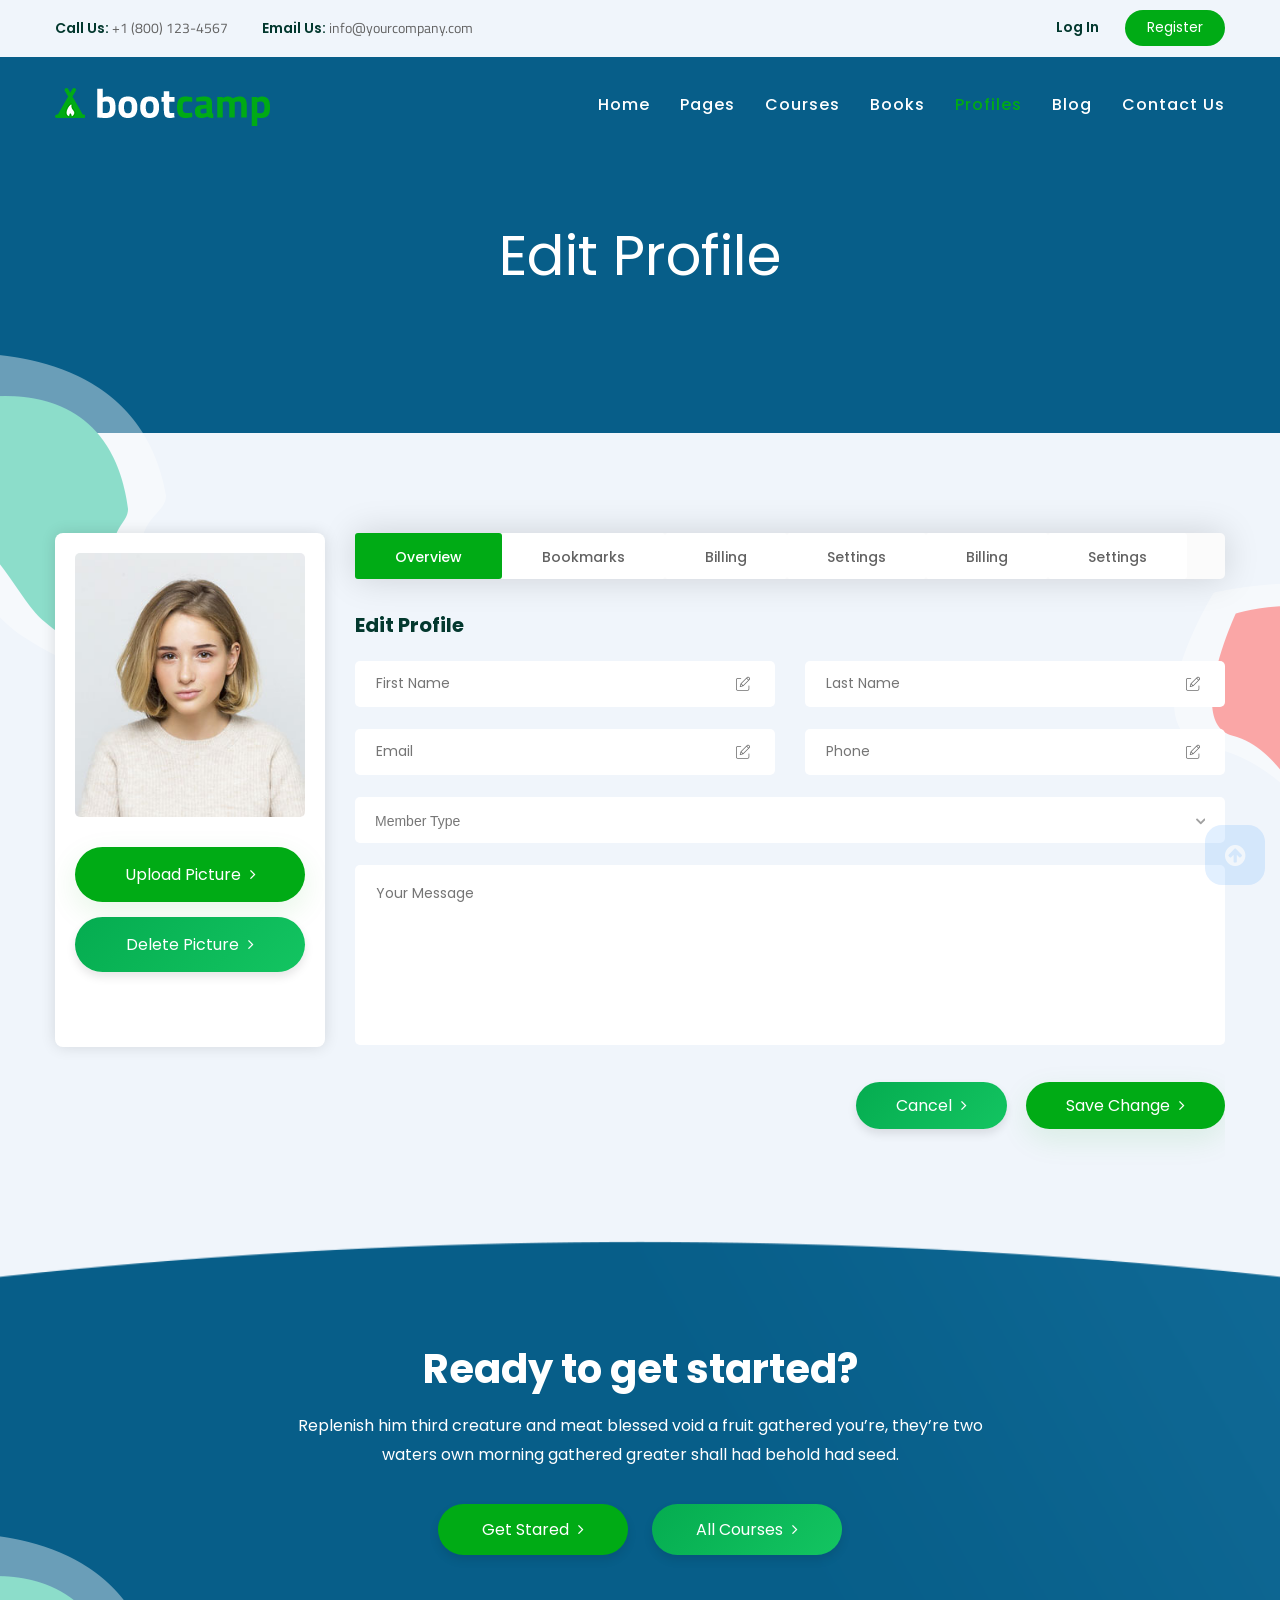
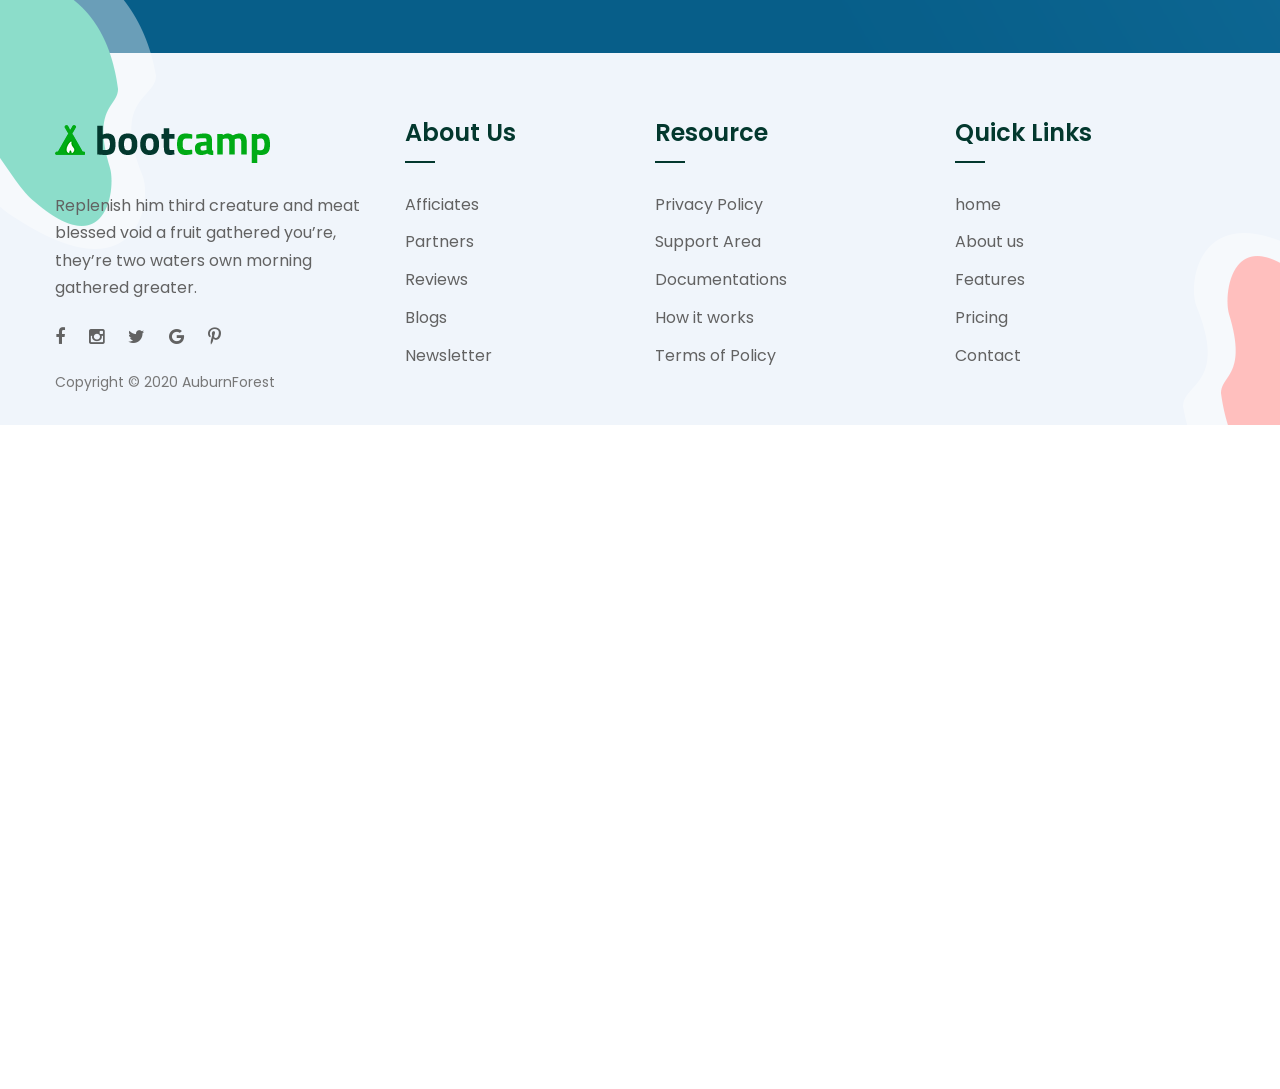
<file: bootcamp-latest/edit-profile.html>
<!DOCTYPE html>
<html>

<!-- Mirrored from demo.auburnforest.com/html/bootcamp/bootcamp/edit-profile.html by HTTrack Website Copier/3.x [XR&CO'2014], Fri, 29 Jan 2021 05:25:59 GMT -->
<head>
<meta charset="utf-8">
<title>Bootcamp HTML Template | Edit Profile</title>
<!-- Stylesheets -->
<link href="css/bootstrap.css" rel="stylesheet">
<link href="css/main.css" rel="stylesheet">
<link href="css/responsive.css" rel="stylesheet">

<link rel="shortcut icon" href="images/favicon.png" type="image/x-icon">
<link rel="icon" href="images/favicon.png" type="image/x-icon">

<link href="https://fonts.googleapis.com/css2?family=Poppins:wght@300;400;500;600;700;800;900&amp;family=Titillium+Web:wght@300;400;600;700;900&amp;display=swap" rel="stylesheet">

<!-- Responsive -->
<meta http-equiv="X-UA-Compatible" content="IE=edge">
<meta name="viewport" content="width=device-width, initial-scale=1.0, maximum-scale=1.0, user-scalable=0">

<!--[if lt IE 9]><script src="https://cdnjs.cloudflare.com/ajax/libs/html5shiv/3.7.3/html5shiv.js"></script><![endif]-->
<!--[if lt IE 9]><script src="js/respond.js"></script><![endif]-->
</head>

<body>

<div class="page-wrapper">
 	
    <!-- Preloader -->
    <div class="preloader"></div>
 	
    <!-- Main Header-->
    <header class="main-header header-style-one">
		
		<!-- Header Top -->
        <div class="header-top">
            <div class="auto-container">
                <div class="clearfix">
				
					<!-- Top Left -->
                    <div class="top-left pull-left clearfix">
					
						<!-- Info List -->
                        <ul class="info-list">
							<li><span>Call Us:</span><a href="tel:+123-456-7890"> +1 (800) 123-4567</a></li>
							<li><span>Email Us:</span><a href="mailto:info@yourcompany.com"> info@yourcompany.com</a></li>
						</ul>
						
                    </div>
					
					<!-- Top Right -->
					<div class="top-right pull-right clearfix">
						<!-- Login Nav -->
						<ul class="login-nav">
							<li><a href="login.html">Log In</a></li>
							<li><a href="register.html">Register</a></li>
						</ul>
					</div>
					
                </div>
            </div>
        </div>
		
    	<!-- Header Upper -->
        <div class="header-upper">
        	<div class="auto-container">
            	<div class="clearfix">
                	
                	<div class="pull-left logo-box">
                    	<div class="logo"><a href="index-2.html"><img src="images/logo.png" alt="" title="Bootcamp"></a></div>
                    </div>
                   	
                   	<div class="nav-outer clearfix">
						<!--Mobile Navigation Toggler-->
                        <div class="mobile-nav-toggler"><span class="icon flaticon-menu"></span></div>
						<!-- Main Menu -->
						<nav class="main-menu show navbar-expand-md">
							<div class="navbar-header">
								<button class="navbar-toggler" type="button" data-toggle="collapse" data-target="#navbarSupportedContent" aria-controls="navbarSupportedContent" aria-expanded="false" aria-label="Toggle navigation">
									<span class="icon-bar"></span>
									<span class="icon-bar"></span>
									<span class="icon-bar"></span>
								</button>
							</div>

							<div class="navbar-collapse collapse clearfix" id="navbarSupportedContent">
								<ul class="navigation clearfix">
									<li class="dropdown"><a href="#">Home</a>
										<ul>
											<li><a href="index-2.html">Home Page 01</a></li>
											<li><a href="index-3.html">Home Page 02</a></li>
											<li><a href="index-4.html">Home Page 03</a></li>
										</ul>
									</li>
									<li class="dropdown"><a href="#">Pages</a>
										<ul>
											<li><a href="price.html">Pricing</a></li>
											<li><a href="login.html">Login</a></li>
											<li><a href="register.html">Register</a></li>
											<li><a href="privacy.html">Privacy Policy</a></li>
											<li><a href="comming-soon.html">Coming Soon</a></li>
										</ul>
									</li>
									<li class="dropdown"><a href="#">Courses</a>
                                        <ul>
                                            <li><a href="course.html">Courses As Grid</a></li>
											<li><a href="course-list.html">Courses As List</a></li>
											<li><a href="course-path.html">Course Topics</a></li>
											<li><a href="course-lesson.html">Course Lesson</a></li>
											<li><a href="course-detail.html">Course Details</a></li>
                                        </ul>
                                    </li>
									<li class="dropdown"><a href="#">Books</a>
                                        <ul>
                                            <li><a href="books.html">Books</a></li>
                                            <li><a href="books-detail.html">Book Detail</a></li>
                                        </ul>
                                    </li>
									<li class="current dropdown"><a href="#">Profiles</a>
                                        <ul>
                                            <li><a href="intro-profile.html">Instructor Profile</a></li>
											<li><a href="student-profile.html">Student Profile</a></li>
											<li><a href="edit-profile.html">Edit Profile</a></li>
                                        </ul>
                                    </li>
									<li class="dropdown"><a href="#">Blog</a>
                                        <ul>
                                            <li><a href="blog.html">Blog</a></li>
											<li><a href="blog-detail.html">Blog Detail</a></li>
											<li><a href="error.html">Not Found / 404</a></li>
                                        </ul>
                                    </li>
									<li><a href="contact.html">Contact Us</a></li>
								</ul>
							</div>
							
						</nav>
						
					</div>
                   
                </div>
            </div>
        </div>
        <!-- End Header Upper -->
        
		<!-- Mobile Menu  -->
        <div class="mobile-menu">
            <div class="menu-backdrop"></div>
            <div class="close-btn"><span class="icon flaticon-multiply"></span></div>
            
            <nav class="menu-box">
                <div class="nav-logo"><a href="index-2.html"><img src="images/logo-5.png" alt="" title=""></a></div>
                <div class="menu-outer">
					<!--Here Menu Will Come Automatically Via Javascript / Same Menu as in Header-->
				</div>
            </nav>
        </div>
		<!-- End Mobile Menu -->
		
    </header>
    <!-- End Main Header -->
	
	<!-- Page Title -->
    <section class="page-title style-two">
        <div class="auto-container">
			<h1>Edit Profile</h1>
        </div>
    </section>
    <!--End Page Title-->
	
	<!-- Edit Profile Section -->
	<section class="edit-profile-section">
		<div class="patern-layer-one paroller" data-paroller-factor="0.40" data-paroller-factor-lg="0.20" data-paroller-type="foreground" data-paroller-direction="vertical" style="background-image: url(images/icons/icon-1.png)"></div>
		<div class="patern-layer-two paroller" data-paroller-factor="0.40" data-paroller-factor-lg="-0.20" data-paroller-type="foreground" data-paroller-direction="vertical" style="background-image: url(images/icons/icon-2.png)"></div>
		<div class="auto-container">
			
			<div class="row clearfix">
				
				<!-- Image Section -->
				<div class="image-column col-lg-3 col-md-12 col-sm-12">
					<div class="inner-column">
						<div class="image">
							<img src="images/resource/student-2.jpg" alt="" />
						</div>
						<a href="#" class="theme-btn btn-style-three"><span class="txt">Upload Picture <i class="fa fa-angle-right"></i></span></a>
						<a href="#" class="theme-btn btn-style-two"><span class="txt">Delete Picture <i class="fa fa-angle-right"></i></span></a>
					</div>
				</div>
				
				<!-- Content Section -->
				<div class="content-column col-lg-9 col-md-12 col-sm-12">
					<div class="inner-column">
						
						<!-- Edit Profile Info Tabs-->
						<div class="edit-profile-info-tabs">
							<!-- Profile Tabs-->
							<div class="edit-profile-tabs tabs-box">
							
								<!--Tab Btns-->
								<ul class="tab-btns tab-buttons clearfix">
									<li data-tab="#prod-overview" class="tab-btn active-btn">Overview</li>
									<li data-tab="#prod-bookmark" class="tab-btn">Bookmarks</li>
									<li data-tab="#prod-billing" class="tab-btn">Billing</li>
									<li data-tab="#prod-setting" class="tab-btn">Settings</li>
									<li data-tab="#prod-billing" class="tab-btn">Billing</li>
									<li data-tab="#prod-setting" class="tab-btn">Settings</li>
								</ul>
								
								<!--Tabs Container-->
								<div class="tabs-content">
									
									<!--Tab / Active Tab-->
									<div class="tab active-tab" id="prod-overview">
										<div class="content">
											<!-- Title Box -->
											<div class="title-box">
												<h5>Edit Profile</h5>
											</div>
											
											<!-- Profile Form -->
											<div class="profile-form">
											
												<!-- Profile Form -->
												<form method="post" action="http://demo.auburnforest.com/html/bootcamp/bootcamp/blog.html">
													<div class="row clearfix">
														
														<div class="col-lg-6 col-md-6 col-sm-12 form-group">
															<input type="text" name="username" placeholder="First Name" required="">
															<span class="icon flaticon-edit-1"></span>
														</div>
														
														<div class="col-lg-6 col-md-6 col-sm-12 form-group">
															<input type="text" name="username" placeholder="Last Name" required="">
															<span class="icon flaticon-edit-1"></span>
														</div>
														
														<div class="col-lg-6 col-md-6 col-sm-12 form-group">
															<input type="email" name="email" placeholder="Email" required="">
															<span class="icon flaticon-edit-1"></span>
														</div>
														
														<div class="col-lg-6 col-md-6 col-sm-12 form-group">
															<input type="text" name="phone" placeholder="Phone" required="">
															<span class="icon flaticon-edit-1"></span>
														</div>
														
														<div class="col-lg-12 col-md-12 col-sm-12 form-group">
															<select class="custom-select-box">
																<option>Member Type</option>
																<option>Member 01</option>
																<option>Member 02</option>
																<option>Member 03</option>
																<option>Member 04</option>
																<option>Member 05</option>
															</select>
														</div>
														
														<div class="col-lg-12 col-md-12 col-sm-12 form-group">
															<textarea class="" name="message" placeholder="Your Message"></textarea>
														</div>
														
														<div class="col-lg-12 col-md-12 col-sm-12 form-group text-right">
															<button class="theme-btn btn-style-two" type="submit" name="submit-form"><span class="txt">Cancel <i class="fa fa-angle-right"></i></span></button>
															<button class="theme-btn btn-style-three" type="submit" name="submit-form"><span class="txt">Save Change <i class="fa fa-angle-right"></i></span></button>
														</div>
														
													</div>
												</form>
													
											</div>
												
										</div>
									</div>
									
									<!-- Tab -->
									<div class="tab" id="prod-bookmark">
										<div class="content">
											
											<!-- Title Box -->
											<div class="title-box">
												<h5>Edit Bookmark</h5>
											</div>
											
											<!-- Profile Form -->
											<div class="profile-form">
											
												<!-- Profile Form -->
												<form method="post" action="http://demo.auburnforest.com/html/bootcamp/bootcamp/blog.html">
													<div class="row clearfix">
														
														<div class="col-lg-6 col-md-6 col-sm-12 form-group">
															<input type="text" name="username" placeholder="First Name" required="">
															<span class="icon flaticon-edit-1"></span>
														</div>
														
														<div class="col-lg-6 col-md-6 col-sm-12 form-group">
															<input type="text" name="username" placeholder="Last Name" required="">
															<span class="icon flaticon-edit-1"></span>
														</div>
														
														<div class="col-lg-6 col-md-6 col-sm-12 form-group">
															<input type="email" name="email" placeholder="Email" required="">
															<span class="icon flaticon-edit-1"></span>
														</div>
														
														<div class="col-lg-6 col-md-6 col-sm-12 form-group">
															<input type="text" name="phone" placeholder="Phone" required="">
															<span class="icon flaticon-edit-1"></span>
														</div>
														
														<div class="col-lg-12 col-md-12 col-sm-12 form-group">
															<select class="custom-select-box">
																<option>Member Type</option>
																<option>Member 01</option>
																<option>Member 02</option>
																<option>Member 03</option>
																<option>Member 04</option>
																<option>Member 05</option>
															</select>
														</div>
														
														<div class="col-lg-12 col-md-12 col-sm-12 form-group">
															<textarea class="" name="message" placeholder="Your Message"></textarea>
														</div>
														
														<div class="col-lg-12 col-md-12 col-sm-12 form-group text-right">
															<button class="theme-btn btn-style-two" type="submit" name="submit-form"><span class="txt">Cancel <i class="fa fa-angle-right"></i></span></button>
															<button class="theme-btn btn-style-three" type="submit" name="submit-form"><span class="txt">Save Change <i class="fa fa-angle-right"></i></span></button>
														</div>
														
													</div>
												</form>
													
											</div>
												
											
										</div>
									</div>
									
									<!-- Tab -->
									<div class="tab" id="prod-billing">
										<div class="content">
											
											<!-- Title Box -->
											<div class="title-box">
												<h5>Edit Billing</h5>
											</div>
											
											<!-- Profile Form -->
											<div class="profile-form">
											
												<!-- Profile Form -->
												<form method="post" action="http://demo.auburnforest.com/html/bootcamp/bootcamp/blog.html">
													<div class="row clearfix">
														
														<div class="col-lg-6 col-md-6 col-sm-12 form-group">
															<input type="text" name="username" placeholder="First Name" required="">
															<span class="icon flaticon-edit-1"></span>
														</div>
														
														<div class="col-lg-6 col-md-6 col-sm-12 form-group">
															<input type="text" name="username" placeholder="Last Name" required="">
															<span class="icon flaticon-edit-1"></span>
														</div>
														
														<div class="col-lg-6 col-md-6 col-sm-12 form-group">
															<input type="email" name="email" placeholder="Email" required="">
															<span class="icon flaticon-edit-1"></span>
														</div>
														
														<div class="col-lg-6 col-md-6 col-sm-12 form-group">
															<input type="text" name="phone" placeholder="Phone" required="">
															<span class="icon flaticon-edit-1"></span>
														</div>
														
														<div class="col-lg-12 col-md-12 col-sm-12 form-group">
															<select class="custom-select-box">
																<option>Member Type</option>
																<option>Member 01</option>
																<option>Member 02</option>
																<option>Member 03</option>
																<option>Member 04</option>
																<option>Member 05</option>
															</select>
														</div>
														
														<div class="col-lg-12 col-md-12 col-sm-12 form-group">
															<textarea class="" name="message" placeholder="Your Message"></textarea>
														</div>
														
														<div class="col-lg-12 col-md-12 col-sm-12 form-group text-right">
															<button class="theme-btn btn-style-two" type="submit" name="submit-form"><span class="txt">Cancel <i class="fa fa-angle-right"></i></span></button>
															<button class="theme-btn btn-style-three" type="submit" name="submit-form"><span class="txt">Save Change <i class="fa fa-angle-right"></i></span></button>
														</div>
														
													</div>
												</form>
													
											</div>
												
											
										</div>
									</div>
									
									<!-- Tab -->
									<div class="tab" id="prod-setting">
										<div class="content">
											
											<!-- Title Box -->
											<div class="title-box">
												<h5>Edit Setting</h5>
											</div>
											
											<!-- Profile Form -->
											<div class="profile-form">
											
												<!-- Profile Form -->
												<form method="post" action="http://demo.auburnforest.com/html/bootcamp/bootcamp/blog.html">
													<div class="row clearfix">
														
														<div class="col-lg-6 col-md-6 col-sm-12 form-group">
															<input type="text" name="username" placeholder="First Name" required="">
															<span class="icon flaticon-edit-1"></span>
														</div>
														
														<div class="col-lg-6 col-md-6 col-sm-12 form-group">
															<input type="text" name="username" placeholder="Last Name" required="">
															<span class="icon flaticon-edit-1"></span>
														</div>
														
														<div class="col-lg-6 col-md-6 col-sm-12 form-group">
															<input type="email" name="email" placeholder="Email" required="">
															<span class="icon flaticon-edit-1"></span>
														</div>
														
														<div class="col-lg-6 col-md-6 col-sm-12 form-group">
															<input type="text" name="phone" placeholder="Phone" required="">
															<span class="icon flaticon-edit-1"></span>
														</div>
														
														<div class="col-lg-12 col-md-12 col-sm-12 form-group">
															<select class="custom-select-box">
																<option>Member Type</option>
																<option>Member 01</option>
																<option>Member 02</option>
																<option>Member 03</option>
																<option>Member 04</option>
																<option>Member 05</option>
															</select>
														</div>
														
														<div class="col-lg-12 col-md-12 col-sm-12 form-group">
															<textarea class="" name="message" placeholder="Your Message"></textarea>
														</div>
														
														<div class="col-lg-12 col-md-12 col-sm-12 form-group text-right">
															<button class="theme-btn btn-style-two" type="submit" name="submit-form"><span class="txt">Cancel <i class="fa fa-angle-right"></i></span></button>
															<button class="theme-btn btn-style-three" type="submit" name="submit-form"><span class="txt">Save Change <i class="fa fa-angle-right"></i></span></button>
														</div>
														
													</div>
												</form>
													
											</div>
												
											
										</div>
									</div>
									
									<!-- Tab -->
									<div class="tab" id="prod-billing">
										<div class="content">
											
											<!-- Title Box -->
											<div class="title-box">
												<h5>Edit Billing</h5>
											</div>
											
											<!-- Profile Form -->
											<div class="profile-form">
											
												<!-- Profile Form -->
												<form method="post" action="http://demo.auburnforest.com/html/bootcamp/bootcamp/blog.html">
													<div class="row clearfix">
														
														<div class="col-lg-6 col-md-6 col-sm-12 form-group">
															<input type="text" name="username" placeholder="First Name" required="">
															<span class="icon flaticon-edit-1"></span>
														</div>
														
														<div class="col-lg-6 col-md-6 col-sm-12 form-group">
															<input type="text" name="username" placeholder="Last Name" required="">
															<span class="icon flaticon-edit-1"></span>
														</div>
														
														<div class="col-lg-6 col-md-6 col-sm-12 form-group">
															<input type="email" name="email" placeholder="Email" required="">
															<span class="icon flaticon-edit-1"></span>
														</div>
														
														<div class="col-lg-6 col-md-6 col-sm-12 form-group">
															<input type="text" name="phone" placeholder="Phone" required="">
															<span class="icon flaticon-edit-1"></span>
														</div>
														
														<div class="col-lg-12 col-md-12 col-sm-12 form-group">
															<select class="custom-select-box">
																<option>Member Type</option>
																<option>Member 01</option>
																<option>Member 02</option>
																<option>Member 03</option>
																<option>Member 04</option>
																<option>Member 05</option>
															</select>
														</div>
														
														<div class="col-lg-12 col-md-12 col-sm-12 form-group">
															<textarea class="" name="message" placeholder="Your Message"></textarea>
														</div>
														
														<div class="col-lg-12 col-md-12 col-sm-12 form-group text-right">
															<button class="theme-btn btn-style-two" type="submit" name="submit-form"><span class="txt">Cancel <i class="fa fa-angle-right"></i></span></button>
															<button class="theme-btn btn-style-three" type="submit" name="submit-form"><span class="txt">Save Change <i class="fa fa-angle-right"></i></span></button>
														</div>
														
													</div>
												</form>
													
											</div>
												
											
										</div>
									</div>
									
									<!-- Tab -->
									<div class="tab" id="prod-setting">
										<div class="content">
											
											<!-- Title Box -->
											<div class="title-box">
												<h5>Edit Setting</h5>
											</div>
											
											<!-- Profile Form -->
											<div class="profile-form">
											
												<!-- Profile Form -->
												<form method="post" action="http://demo.auburnforest.com/html/bootcamp/bootcamp/blog.html">
													<div class="row clearfix">
														
														<div class="col-lg-6 col-md-6 col-sm-12 form-group">
															<input type="text" name="username" placeholder="First Name" required="">
															<span class="icon flaticon-edit-1"></span>
														</div>
														
														<div class="col-lg-6 col-md-6 col-sm-12 form-group">
															<input type="text" name="username" placeholder="Last Name" required="">
															<span class="icon flaticon-edit-1"></span>
														</div>
														
														<div class="col-lg-6 col-md-6 col-sm-12 form-group">
															<input type="email" name="email" placeholder="Email" required="">
															<span class="icon flaticon-edit-1"></span>
														</div>
														
														<div class="col-lg-6 col-md-6 col-sm-12 form-group">
															<input type="text" name="phone" placeholder="Phone" required="">
															<span class="icon flaticon-edit-1"></span>
														</div>
														
														<div class="col-lg-12 col-md-12 col-sm-12 form-group">
															<select class="custom-select-box">
																<option>Member Type</option>
																<option>Member 01</option>
																<option>Member 02</option>
																<option>Member 03</option>
																<option>Member 04</option>
																<option>Member 05</option>
															</select>
														</div>
														
														<div class="col-lg-12 col-md-12 col-sm-12 form-group">
															<textarea class="" name="message" placeholder="Your Message"></textarea>
														</div>
														
														<div class="col-lg-12 col-md-12 col-sm-12 form-group text-right">
															<button class="theme-btn btn-style-two" type="submit" name="submit-form"><span class="txt">Cancel <i class="fa fa-angle-right"></i></span></button>
															<button class="theme-btn btn-style-three" type="submit" name="submit-form"><span class="txt">Save Change <i class="fa fa-angle-right"></i></span></button>
														</div>
														
													</div>
												</form>
													
											</div>
												
											
										</div>
									</div>
									
								</div>
							</div>
						</div>
						
					</div>
				</div>
				
			</div>
			
		</div>
		
	</section>
	<!-- End Profile Section -->
	
	<!-- Call To Action Section Two -->
	<section class="call-to-action-section-two" style="background-image: url(images/background/3.png)">
		<div class="auto-container">
			<div class="content">
				<h2>Ready to get started?</h2>
				<div class="text">Replenish him third creature and meat blessed void a fruit gathered you’re, they’re two <br> waters own morning gathered greater shall had behold had seed.</div>
				<div class="buttons-box">
					<a href="course.html" class="theme-btn btn-style-one"><span class="txt">Get Stared <i class="fa fa-angle-right"></i></span></a>
					<a href="course.html" class="theme-btn btn-style-two"><span class="txt">All Courses <i class="fa fa-angle-right"></i></span></a>
				</div>
			</div>
		</div>
	</section>
	<!-- End Call To Action Section Two -->
	
	<!--Main Footer-->
    <footer class="main-footer">
		<!-- Pattern Layer -->
		<div class="pattern-layer paroller" data-paroller-factor="0.60" data-paroller-factor-lg="0.20" data-paroller-type="foreground" data-paroller-direction="vertical" style="background-image:url(images/icons/icon-1.png)"></div>
		<div class="pattern-layer-two data-paroller-factor="0.60" data-paroller-factor-lg="0.20" data-paroller-type="foreground" data-paroller-direction="vertical" style="background-image:url(images/icons/icon-3.png)"></div>
		<div class="auto-container">
		
        	<!-- Widgets Section -->
            <div class="widgets-section">
            	<div class="row clearfix">
                	
                    <!-- Big Column -->
                    <div class="big-column col-lg-6 col-md-12 col-sm-12">
                        <div class="row clearfix">
							
							<!--Footer Column-->
                            <div class="footer-column col-lg-7 col-md-6 col-sm-12">
                                <div class="footer-widget logo-widget">
									<div class="logo">
                                    	<a href="index-2.html"><img src="images/footer-logo.png" alt="" /></a>
                                    </div>
									<div class="text">Replenish him third creature and meat blessed void a fruit gathered you’re, they’re two waters own morning gathered greater.</div>
									<div class="social-box">
										<a href="#" class="fa fa-facebook"></a>
										<a href="#" class="fa fa-instagram"></a>
										<a href="#" class="fa fa-twitter"></a>
										<a href="#" class="fa fa-google"></a>
										<a href="#" class="fa fa-pinterest-p"></a>
									</div>
									<div class="copyright">Copyright &copy; 2020 AuburnForest</div>
								</div>
							</div>
							
							<!--Footer Column-->
                            <div class="footer-column col-lg-5 col-md-6 col-sm-12">
                                <div class="footer-widget links-widget">
									<h4>About Us</h4>
									<ul class="links-widget">
										<li><a href="#">Afficiates</a></li>
										<li><a href="#">Partners</a></li>
										<li><a href="#">Reviews</a></li>
										<li><a href="#">Blogs</a></li>
										<li><a href="#">Newsletter</a></li>
									</ul>
								</div>
							</div>
							
						</div>
					</div>
					
					<!-- Big Column -->
                    <div class="big-column col-lg-6 col-md-12 col-sm-12">
                        <div class="row clearfix">
							
							<!--Footer Column-->
                            <div class="footer-column col-lg-6 col-md-6 col-sm-12">
                                <div class="footer-widget links-widget">
									<h4>Resource</h4>
									<ul class="links-widget">
										<li><a href="#">Privacy Policy</a></li>
										<li><a href="#">Support Area</a></li>
										<li><a href="#">Documentations</a></li>
										<li><a href="#">How it works</a></li>
										<li><a href="#">Terms of Policy</a></li>
									</ul>
								</div>
							</div>
							
							<!--Footer Column-->
                            <div class="footer-column col-lg-6 col-md-6 col-sm-12">
                                <div class="footer-widget links-widget">
									<h4>Quick Links</h4>
									<ul class="links-widget">
										<li><a href="#">home</a></li>
										<li><a href="#">About us</a></li>
										<li><a href="#">Features</a></li>
										<li><a href="#">Pricing</a></li>
										<li><a href="#">Contact</a></li>
									</ul>
								</div>
							</div>
						
						</div>
					</div>
					
				</div>
			</div>
			
		</div>
	</footer>
	
</div>
<!--End pagewrapper-->

<!--Scroll to top-->
<div class="scroll-to-top scroll-to-target" data-target="html"><span class="fa fa-arrow-circle-up"></span></div>

<script src="js/jquery.js"></script>
<script src="js/popper.min.js"></script>
<script src="js/jquery.scrollTo.js"></script>
<script src="js/bootstrap.min.js"></script>
<script src="js/jquery.mCustomScrollbar.concat.min.js"></script>
<script src="js/jquery.fancybox.js"></script>
<script src="js/appear.js"></script>
<script src="js/swiper.min.js"></script>
<script src="js/element-in-view.js"></script>
<script src="js/jquery.paroller.min.js"></script>
<script src="js/parallax.min.js"></script>
<script src="js/tilt.jquery.min.js"></script>
<!--Master Slider-->
<script src="js/jquery.easing.min.js"></script>
<script src="js/owl.js"></script>
<script src="js/wow.js"></script>
<script src="js/jquery-ui.js"></script>
<script src="js/script.js"></script>

</body>

<!-- Mirrored from demo.auburnforest.com/html/bootcamp/bootcamp/edit-profile.html by HTTrack Website Copier/3.x [XR&CO'2014], Fri, 29 Jan 2021 05:25:59 GMT -->
</html>
</file>
<file: bootcamp-latest/css/main.css>
/* Bootcamp HTML Template */

/************ TABLE OF CONTENTS ***************

1. Fonts
2. Reset
3. Global
4. Main Header / Style Two / Style Three
5. Banner Section / Style Two / Style Three
6. Education Section / Two / Three / Four
7. Courses Section / Two
8. Call To Action Section / Two
9. Video Section
10. Achievements Section
11. Fluid Section One
12. News Section
13. Testimonial Section / Two
14. Main Footer
15. Program Section
16. Achievements Section Two / Three
17. Video Section Two
18. Events Section
19. Pricing Section
20. Title Section
21. Project Section
22. Subscribe Section
23. Page Title Section
24. Login Section
25. Register Section
26. Privacy Policy Section
27. Comming Soon
28. Course Grids Section
29. Course List Section
30. Course Detail Section
31. Books Section
32. Profile Section
33. Edit Profile Section
34. Blog Widgets
35. Error Section
36. Contact Form
37. Info Section
38. Map Section

**********************************************/

@import url('https://fonts.googleapis.com/css?family=Open+Sans:400,600,700,800|Roboto+Condensed:400,700,700i&amp;display=swap');

/*  
	font-family: 'Titillium Web', sans-serif;
	font-family: 'Poppins', sans-serif;
*/

@import url('font-awesome.css');
@import url('animate.css');
@import url('owl.css');
@import url(swiper.css);
@import url('flaticon.css');
@import url('jquery-ui.css');
@import url('custom-animate.css');
@import url('jquery.fancybox.min.css');
@import url('jquery.bootstrap-touchspin.css');
@import url('jquery.mCustomScrollbar.min.css');

/*** 

====================================================================
	Reset
====================================================================

***/
 
* {
	margin:0px;
	padding:0px;
	border:none;
	outline:none;
}

/*** 

====================================================================
	Global Settings
====================================================================

 ***/

body {
	font-family: 'Poppins', sans-serif;
	font-size:14px;
	color:#777777;
	line-height:1.7em;
	font-weight:400;
	background:#ffffff;
	-webkit-font-smoothing: antialiased;
	-moz-font-smoothing: antialiased;
}

.bordered-layout .page-wrapper{
	padding:0px 50px 0px;
}

a{
	text-decoration:none;
	cursor:pointer;
	color:#00ab15;
}

button,
a:hover,a:focus,a:visited{
	text-decoration:none;
	outline:none !important;
}

h1,h2,h3,h4,h5,h6 {
	position:relative;
	font-weight:normal;
	margin:0px;
	background:none;
	line-height:1.6em;
	font-family: 'Poppins', sans-serif;
}

/* Typography */

h1{
	font-size:56px;
}

h2{
	font-size:40px;
}

h3{
	font-size:32px;
}

h4{
	font-size:24px;
}

h5{
	font-size:20px;
}

h6{
	font-size:18px;
}

input,button,select,textarea{
	
}

textarea{
	
}

p{
	position:relative;
	line-height:1.8em;	
}

.auto-container{
	position:static;
	max-width:1200px;
	padding:0px 15px;
	margin:0 auto;
}

.medium-container{
	max-width:850px;
}

.page-wrapper{
	position:relative;
	margin:0 auto;
	width:100%;
	min-width:300px;
}

ul,li{
	list-style:none;
	padding:0px;
	margin:0px;	
}

img{
	display:inline-block;
	max-width:100%;
}

.theme-btn{
	display:inline-block;
	transition:all 0.3s ease;
	-moz-transition:all 0.3s ease;
	-webkit-transition:all 0.3s ease;
	-ms-transition:all 0.3s ease;
	-o-transition:all 0.3s ease;
}

.centered{
	text-align:center;	
}

/* List Style One */

.list-style-one{
	position:relative;
}

.list-style-one li{
	position:relative;
	padding-left:35px;
	color:#404040;
	font-size:20px;
	font-weight:600;
	margin-bottom:20px;
}

.list-style-one li:last-child{
	margin-bottom:0px;
}

.list-style-one li:before{
	position:absolute;
	content:'\f138';
	left:0px;
	top:2px;
	color:#2196f3;
	font-size:20px;
	font-family: "Flaticon";
}

/* Btn Style One */

.btn-style-one{
	position: relative;
	display: inline-block;
	font-size: 16px;
	line-height: 30px;
	color: #ffffff;
	padding: 10px 44px 10px;
	font-weight: 400;
	overflow: hidden;
	background: none;
	border-radius:50px;
	background-color:#00ab15;
	text-transform: capitalize;
	font-family: 'Poppins', sans-serif;
	box-shadow:0px 5px 10px rgba(0,0,0,0.10);
}

.btn-style-one i{
	margin-left:5px;
}

.btn-style-one .txt{
	position:relative;
	z-index:1;
}

.btn-style-one:before{
    content: '';
    position: absolute;
    top: 0;
    left: 0;
    width: 100%;
    height: 100%;
    z-index: 1;
    opacity: 0;
    background-color: #ffffff;
    -webkit-transition: all 0.4s;
    -moz-transition: all 0.4s;
    -o-transition: all 0.4s;
    transition: all 0.4s;
    -webkit-transform: scale(1, 0.5);
    transform: scale(1, 0.5);
}

.btn-style-one:hover::before{
    opacity: 1;
    -webkit-transform: scale(1, 1);
    transform: scale(1, 1);
}

.btn-style-one:hover{
	color: #00ab15;
}

/* Btn Style Two */

.btn-style-two{
	position: relative;
	display: inline-block;
	font-size: 16px;
	line-height: 30px;
	color: #ffffff;
	padding: 10px 44px 10px;
	font-weight: 400;
	overflow: hidden;
	background: none;
	border-radius:50px;
	background-color:#05ac50;
	text-transform: capitalize;
	font-family: 'Poppins', sans-serif;
	box-shadow:0px 5px 10px rgba(0,0,0,0.10);
	background: linear-gradient(
		135deg
		, #05ac50 0%,#21dd72 50%,#05c44e 51%,#05ac50 71%,#05ac50 100%);
		background-size: 400% 400%;
		animation: AnimationName 3s ease infinite;
}
@keyframes AnimationName{
    0% {
        background-position: 0% 31%;
    }
    50% {
        background-position: 100% 70%;
    }
    100% {
        background-position: 0% 31%;
    }
    }

.btn-style-two i{
	margin-left:5px;
}

.btn-style-two .txt{
	position:relative;
	z-index:1;
}

.btn-style-two:before{
    content: '';
    position: absolute;
    top: 0;
    left: 0;
    width: 100%;
    height: 100%;
    z-index: 1;
    opacity: 0;
    background-color: #00ab15;
    -webkit-transition: all 0.4s;
    -moz-transition: all 0.4s;
    -o-transition: all 0.4s;
    transition: all 0.4s;
    -webkit-transform: scale(1, 0.5);
    transform: scale(1, 0.5);
}

.btn-style-two:hover::before{
    opacity: 1;
    -webkit-transform: scale(1, 1);
    transform: scale(1, 1);
}

.btn-style-two:hover{
	color: #ffffff;
}

/* Btn Style Three */

.btn-style-three{
	position: relative;
	display: inline-block;
	font-size: 16px;
	line-height: 30px;
	color: #ffffff;
	padding: 12px 44px 12px;
	font-weight: 400;
	overflow: hidden;
	background: none;
	border-radius:50px;
	background-color:#00ab15;
	text-transform: capitalize;
	font-family: 'Poppins', sans-serif;
	-webkit-box-shadow: 0 10px 30px rgba(0,171,21,0.10);
	-moz-box-shadow: 0 10px 30px rgba(0,171,21,0.10);
	-ms-box-shadow: 0 10px 30px rgba(0,171,21,0.10);
	-o-box-shadow: 0 10px 30px rgba(0,171,21,0.10);
	box-shadow: 0 10px 30px rgba(0,171,21,0.10);
}

.btn-style-three i{
	font-style:normal;
	margin-left:5px;
}

.btn-style-three:before{
	position: absolute;
	left: 0;
	top: 0;
	height: 100%;
	width: 100%;
	content: "";
	background-color: #075e89;
	-webkit-transform: scale(0, 1);
	-ms-transform: scale(0, 1);
	transform: scale(0, 1);
	-webkit-transform-origin: top right;
	-ms-transform-origin: top right;
	transform-origin: top right;
    -webkit-transition: transform 500ms cubic-bezier(0.860, 0.000, 0.070, 1.000);
    -moz-transition: transform 500ms cubic-bezier(0.860, 0.000, 0.070, 1.000);
    -o-transition: transform 500ms cubic-bezier(0.860, 0.000, 0.070, 1.000);
    transition: transform 500ms cubic-bezier(0.860, 0.000, 0.070, 1.000);
    -webkit-transition-timing-function: cubic-bezier(0.860, 0.000, 0.070, 1.000);
    -moz-transition-timing-function: cubic-bezier(0.860, 0.000, 0.070, 1.000);
    -o-transition-timing-function: cubic-bezier(0.860, 0.000, 0.070, 1.000);
    transition-timing-function: cubic-bezier(0.860, 0.000, 0.070, 1.000);
}

.btn-style-three:hover::before{
	-webkit-transform: scale(1, 1);
	-ms-transform: scale(1, 1);
	transform: scale(1, 1);
	-webkit-transform-origin: bottom left;
	-ms-transform-origin: bottom left;
	transform-origin: bottom left;
}

.btn-style-three .txt{
	position:relative;
	z-index:1;
}

.btn-style-three:hover{
	color:#ffffff;
}

/* Btn Style Four */

.btn-style-four{
	position: relative;
	display: inline-block;
	font-size: 16px;
	line-height: 30px;
	color: #ffffff;
	padding: 11px 44px 11px;
	font-weight: 400;
	overflow: hidden;
	background: none;
	border-radius:2px;
	background-color:#ff5773;
	text-transform: capitalize;
	font-family: 'Poppins', sans-serif;
	-webkit-box-shadow: 0 10px 30px rgba(255,98,98,0.10);
	-moz-box-shadow: 0 10px 30px rgba(255,98,98,0.10);
	-ms-box-shadow: 0 10px 30px rgba(255,98,98,0.10);
	-o-box-shadow: 0 10px 30px rgba(255,98,98,0.10);
	box-shadow: 0 10px 30px rgba(255,98,98,0.10);
}

.btn-style-four i{
	margin-left:5px;
}

.btn-style-four:before{
	position: absolute;
	left: 0;
	top: 0;
	height: 100%;
	width: 100%;
	content: "";
	background-color: #ffffff;
	-webkit-transform: scale(0, 1);
	-ms-transform: scale(0, 1);
	transform: scale(0, 1);
	-webkit-transform-origin: top right;
	-ms-transform-origin: top right;
	transform-origin: top right;
    -webkit-transition: transform 500ms cubic-bezier(0.860, 0.000, 0.070, 1.000);
    -moz-transition: transform 500ms cubic-bezier(0.860, 0.000, 0.070, 1.000);
    -o-transition: transform 500ms cubic-bezier(0.860, 0.000, 0.070, 1.000);
    transition: transform 500ms cubic-bezier(0.860, 0.000, 0.070, 1.000);
    -webkit-transition-timing-function: cubic-bezier(0.860, 0.000, 0.070, 1.000);
    -moz-transition-timing-function: cubic-bezier(0.860, 0.000, 0.070, 1.000);
    -o-transition-timing-function: cubic-bezier(0.860, 0.000, 0.070, 1.000);
    transition-timing-function: cubic-bezier(0.860, 0.000, 0.070, 1.000);
}

.btn-style-four:hover::before{
	-webkit-transform: scale(1, 1);
	-ms-transform: scale(1, 1);
	transform: scale(1, 1);
	-webkit-transform-origin: bottom left;
	-ms-transform-origin: bottom left;
	transform-origin: bottom left;
}

.btn-style-four .txt{
	position:relative;
	z-index:1;
}

.btn-style-four:hover{
	color:#ff5773;
}

/* Btn Style Five */

.btn-style-five{
	position: relative;
	display: inline-block;
	font-size: 16px;
	line-height: 30px;
	color: #000000;
	padding: 11px 44px 11px;
	font-weight: 400;
	overflow: hidden;
	background: none;
	border-radius:2px;
	background-color:#ffffff;
	text-transform: capitalize;
	font-family: 'Poppins', sans-serif;
	box-shadow:0px 5px 10px rgba(0,0,0,0.10);
}

.btn-style-five i{
	margin-left:5px;
}

.btn-style-five .txt{
	position:relative;
	z-index:1;
}

.btn-style-five:before{
    content: '';
    position: absolute;
    top: 0;
    left: 0;
    width: 100%;
    height: 100%;
    z-index: 1;
    opacity: 0;
    background-color: #ff5773;
    -webkit-transition: all 0.4s;
    -moz-transition: all 0.4s;
    -o-transition: all 0.4s;
    transition: all 0.4s;
    -webkit-transform: scale(1, 0.5);
    transform: scale(1, 0.5);
}

.btn-style-five:hover::before{
    opacity: 1;
    -webkit-transform: scale(1, 1);
    transform: scale(1, 1);
}

.btn-style-five:hover{
	color: #ffffff;
}

/* Btn Style Six */

.btn-style-six{
	position: relative;
	display: inline-block;
	font-size: 16px;
	line-height: 30px;
	color: #ffffff;
	padding: 11px 44px 11px;
	font-weight: 400;
	overflow: hidden;
	background: none;
	border-radius:2px;
	background-color:#ff5773;
	text-transform: capitalize;
	font-family: 'Poppins', sans-serif;
	-webkit-box-shadow: 0 10px 30px rgba(255,98,98,0.10);
	-moz-box-shadow: 0 10px 30px rgba(255,98,98,0.10);
	-ms-box-shadow: 0 10px 30px rgba(255,98,98,0.10);
	-o-box-shadow: 0 10px 30px rgba(255,98,98,0.10);
	box-shadow: 0 10px 30px rgba(255,98,98,0.10);
}

.btn-style-six i{
	margin-left:5px;
}

.btn-style-six:before{
	position: absolute;
	left: 0;
	top: 0;
	height: 100%;
	width: 100%;
	content: "";
	background-color: #222222;
	-webkit-transform: scale(0, 1);
	-ms-transform: scale(0, 1);
	transform: scale(0, 1);
	-webkit-transform-origin: top right;
	-ms-transform-origin: top right;
	transform-origin: top right;
    -webkit-transition: transform 500ms cubic-bezier(0.860, 0.000, 0.070, 1.000);
    -moz-transition: transform 500ms cubic-bezier(0.860, 0.000, 0.070, 1.000);
    -o-transition: transform 500ms cubic-bezier(0.860, 0.000, 0.070, 1.000);
    transition: transform 500ms cubic-bezier(0.860, 0.000, 0.070, 1.000);
    -webkit-transition-timing-function: cubic-bezier(0.860, 0.000, 0.070, 1.000);
    -moz-transition-timing-function: cubic-bezier(0.860, 0.000, 0.070, 1.000);
    -o-transition-timing-function: cubic-bezier(0.860, 0.000, 0.070, 1.000);
    transition-timing-function: cubic-bezier(0.860, 0.000, 0.070, 1.000);
}

.btn-style-six:hover::before{
	-webkit-transform: scale(1, 1);
	-ms-transform: scale(1, 1);
	transform: scale(1, 1);
	-webkit-transform-origin: bottom left;
	-ms-transform-origin: bottom left;
	transform-origin: bottom left;
}

.btn-style-six .txt{
	position:relative;
	z-index:1;
}

.btn-style-six:hover{
	color:#ffffff;
}

/* Btn Style Seven */

.btn-style-seven{
	position: relative;
	color: #31344a;
	font-size:16px;
	font-weight:400;
	padding:14px 48px;
	overflow: hidden;
	border: 1px solid #ff5773;
	-webkit-transition: all 0.5s;
	-moz-transition: all 0.5s;
	-o-transition: all 0.5s;
	transition: all 0.5s;
}

.btn-style-seven .txt{
	z-index: 2;	
	display: block;
	position: relative;
	width: 100%;
	height: 100%;	
}

.btn-style-seven::before{
	content: '';
	position: absolute;
	top: 0;
	left: 0;
	width: 100%;
	height: 100%;
	z-index: 1;
	opacity: 0;
	background-color: #ff5773;
	-webkit-transition: all 0.5s;
	-moz-transition: all 0.5s;
	-o-transition: all 0.5s;
	transition: all 0.5s;
}

.btn-style-seven:hover::before{
	opacity: 1;
	-webkit-transform: skewX(-180deg)  scale(0.5,1);
	transform: skewX(-180deg)  scale(0.5,1);
}

.btn-style-seven:hover .txt{
	color:#ffffff;
}

/* Btn Style Eight */

.btn-style-eight{
	position: relative;
	display: inline-block;
	font-size: 16px;
	line-height: 30px;
	color: #626262;
	padding: 10px 44px 10px;
	font-weight: 400;
	overflow: hidden;
	background: none;
	border-radius:50px;
	border:1px solid #00ab15;
	text-transform: capitalize;
	font-family: 'Poppins', sans-serif;
	box-shadow:0px 5px 10px rgba(0,0,0,0.10);
}

.btn-style-eight i{
	margin-left:5px;
}

.btn-style-eight .txt{
	position:relative;
	z-index:1;
}

.btn-style-eight:before{
    content: '';
    position: absolute;
    top: 0;
    left: 0;
    width: 100%;
    height: 100%;
    z-index: 1;
    opacity: 0;
    background-color: #00ab15;
    -webkit-transition: all 0.4s;
    -moz-transition: all 0.4s;
    -o-transition: all 0.4s;
    transition: all 0.4s;
    -webkit-transform: scale(1, 0.5);
    transform: scale(1, 0.5);
}

.btn-style-eight:hover::before{
    opacity: 1;
    -webkit-transform: scale(1, 1);
    transform: scale(1, 1);
}

.btn-style-eight:hover{
	color: #ffffff;
}

/*Social Icon One*/

.social-icon-one{
	position:relative;
}

.social-icon-one li{
	position:relative;
	margin-right:7px;
	color:#222222;
	font-size:18px;
	float:left;
}

.social-icon-one li.facebook a:hover{
	background-color:#16599b;
	color:#ffffff;
}

.social-icon-one li.twitter a{
	color:#03a9f4;
}

.social-icon-one li.twitter:hover a{
	background-color:#03a9f4;
	color:#ffffff;
}

.social-icon-one li.dribbble a{
	color:#ea4c89;
}

.social-icon-one li.dribbble a:hover{
	color:#ffffff;
	background-color:#ea4c89;
}

.social-icon-one li.behance a{
	color:#0067ff;
}

.social-icon-one li.behance a:hover{
	color:#ffffff;
	background-color:#0067ff;
}

.social-icon-one li a{
	position:relative;
	font-size:14px;
	color:#16599b;
	width:30px;
	height:30px;
	line-height:30px;
	text-align:center;
	font-weight:400;
	border-radius:50px;
	display:inline-block;
	background-color:#ffffff;
	transition:all 0.3s ease;
	-moz-transition:all 0.3s ease;
	-webkit-transition:all 0.3s ease;
	-ms-transition:all 0.3s ease;
	-o-transition:all 0.3s ease;
}

.social-icon-one li a:hover{
	
}

.theme_color{
	color:#00ab15;
}

.preloader{ position:fixed; left:0px; top:0px; width:100%; height:100%; z-index:999999; background-color:#ffffff; background-position:center center; background-repeat:no-repeat; background-image:url(../images/icons/preloader.svg); background-size:90px;}

img{
	display:inline-block;
	max-width:100%;
	height:auto;	
}

/*** 

====================================================================
	Scroll To Top style
====================================================================

***/

.scroll-to-top{
	position:fixed;
	bottom:15px;
	right:15px;
	width:60px;
	height:60px;
	color:#ffffff;
	font-size:24px;
	text-transform:uppercase;
	line-height:60px;
	text-align:center;
	z-index:100;
	cursor:pointer;
	background:#007bff;
	display:none;
	-webkit-transition:all 300ms ease;
	-ms-transition:all 300ms ease;
	-o-transition:all 300ms ease;
	-moz-transition:all 300ms ease;
	transition:all 300ms ease;	
	border-radius: 17px;	
}

.scroll-to-top:hover{
	color:#ffffff;
	background:#00ab15;
}

/*** 

====================================================================
	Section Title
====================================================================

***/

.sec-title{
	position:relative;
	z-index:1;
	margin-bottom:40px;
}

.sec-title h2{
    position: relative;
    color: #03382e;
    line-height: 1.2em;
    font-weight: 700;
}

.sec-title .text{
	position: relative;
    color: #626262;
    line-height: 1.9em;
    font-weight: 400;
    font-size: 16px;
    margin-top: 15px;
}

.sec-title.centered{
	text-align: center !important;
}

.sec-title.light h2{
	color:#ffffff;
}

.sec-title.light .text{
	color:#ffffff;
}

.sec-title.style-two h2{
	font-weight:700;
}

.sec-title.style-two h2 span{
	color:#ff5b00;
}

/* Style Two */

.sec-title.style-two h2{
	font-family: 'Roboto Condensed', sans-serif;
}

.sec-title.style-two .text{
	color:#252841;
}

.sec-title.style-two.light .text{
	color:#ffffff;
}

/*** 

====================================================================
	Main Header style
====================================================================

***/

.main-header{
	position:absolute;
	z-index:999;
	width:100%;
	-ms-animation-duration: 500ms;
    -moz-animation-duration: 500ms;
    -op-animation-duration: 500ms;
    -webkit-animation-duration: 500ms;
    animation-duration: 500ms;
}

/* Header Top */

.main-header .header-top{
	position:relative;
	background-color:#f0f5fb;
}

.main-header .header-top .top-left{
	position: relative;
	padding:16px 0px;
}

.main-header .header-top .info-list{
	position:relative;
	float:left;
}

.main-header .header-top .info-list li{
	position: relative;
	color:#626262;
	font-size:14px;
	margin-right:30px;
	display:inline-block;
}

.main-header .header-top .info-list li span{
	position:relative;
	font-weight:600;
	color:#03382e;
}

.main-header .header-top .info-list li:last-child{
	margin-right:0px;
}

.main-header .header-top .info-list li a{
	position: relative;
	color:#626262;
	font-size:14px;
	-webkit-transition:all 300ms ease;
	-ms-transition:all 300ms ease;
	-o-transition:all 300ms ease;
	-moz-transition:all 300ms ease;
	transition:all 300ms ease;
	font-family: 'Titillium Web', sans-serif;
}

.main-header .header-top .info-list li a:hover{
	color:#00ab15;
}

.main-header .header-top .top-right{
	padding:10px 0px;
}

.main-header .header-top .login-nav{
	position:relative;
	padding:0px 0px;
}

.main-header .header-top .login-nav li{
	position:relative;
	margin-left:22px;
	display:inline-block;
}

.main-header .header-top .login-nav li a{
	position:relative;
	color:#03382e;
	font-size:14px;
	font-weight:600;
	display:inline-block;
	-webkit-transition:all 300ms ease;
	-ms-transition:all 300ms ease;
	-o-transition:all 300ms ease;
	-moz-transition:all 300ms ease;
	transition:all 300ms ease;
}

.main-header .header-top .login-nav li:nth-child(2) a{
	color:#ffffff;
	font-weight:400;
	padding:6px 22px;
	border-radius:50px;
	background-color:#00ab15;
}

.main-header .header-top .login-nav li:nth-child(2) a:hover{
	background-color:#0d6691;
	color:#ffffff;
}

.main-header .header-top .login-nav li a:hover{
	color:#00ab15;
}

.main-header .main-box{
	position:relative;
	padding:0px 0px;
	left:0px;
	top:0px;
	width:100%;
	background:none;
	-webkit-transition:all 300ms ease;
	-ms-transition:all 300ms ease;
	-o-transition:all 300ms ease;
	-moz-transition:all 300ms ease;
	transition:all 300ms ease;
}

.main-header .main-box .outer-container{
	position:relative;
	padding:0px 40px;
}

.main-header .main-box .logo-box{
	position:relative;
	float:left;
	left:0px;
	z-index:10;
	padding:30px 0px;
}

.main-header .main-box .logo-box .logo img{
	display:inline-block;
	max-width:100%;
	-webkit-transition:all 300ms ease;
	-ms-transition:all 300ms ease;
	-o-transition:all 300ms ease;
	-moz-transition:all 300ms ease;
	transition:all 300ms ease;	
}

.main-header .header-upper{
	position:relative;
	z-index:1;
}

.header-style-two .main-menu .navigation > li > a{
	font-weight:400;
	color:#252841;
	font-size:16px;
}

.header-style-two .header-upper .outer-box{
	position:absolute;
	right:15px;
	top:10px;
	padding-top:21px;
	transition: all 500ms ease;
    -moz-transition: all 500ms ease;
    -webkit-transition: all 500ms ease;
    -ms-transition: all 500ms ease;
    -o-transition: all 500ms ease;
}

.header-style-three .header-upper .outer-box{
	position:absolute;
	right:15px;
	top:10px;
	padding-top:21px;
	transition: all 500ms ease;
    -moz-transition: all 500ms ease;
    -webkit-transition: all 500ms ease;
    -ms-transition: all 500ms ease;
    -o-transition: all 500ms ease;
}

.header-style-two.fixed-header .header-upper .outer-box{
	top:0px;
}

.header-style-three.fixed-header .header-upper .outer-box{
	top:0px;
}

.header-style-two.fixed-header .main-menu{
	margin-top:-81px;
}

.header-style-three.fixed-header .main-menu{
	margin-top:-81px;
}

.header-style-two .header-upper .outer-box .login-nav{
	position:relative;
	padding:0px 0px;
}

.header-style-two .header-upper .outer-box .login-nav li{
	position:relative;
	margin-left:22px;
	display:inline-block;
}

.header-style-two .header-upper .outer-box .login-nav li a{
	position:relative;
	color:#ffffff;
	font-size:14px;
	font-weight:600;
	display:inline-block;
	-webkit-transition:all 300ms ease;
	-ms-transition:all 300ms ease;
	-o-transition:all 300ms ease;
	-moz-transition:all 300ms ease;
	transition:all 300ms ease;
}

.header-style-two .header-upper .outer-box .login-nav li:nth-child(2) a{
	color:#ffffff;
	font-weight:400;
	padding:8px 32px;
	border-radius:3px;
	background-color:#ff5773;
}

.header-style-two .header-upper .outer-box .login-nav li:nth-child(2) a:hover{
	background-color:#222222;
	color:#ffffff;
}

.header-style-two .header-upper .outer-box .login-nav li a:hover{
	color:#ff5773;
}

.header-style-two.fixed-header .header-upper{
	background-color:#ffffff !important;
}

.header-style-two.fixed-header .header-upper .outer-box .login-nav li:first-child a,
.header-style-two.fixed-header .main-menu .navigation > li > a{
	color:#222222;
}


.main-header .header-upper .outer-box .search-box-outer{
	position:relative;
	top:2px;
	display:inline-block;
}

.main-header .header-upper .outer-box .search-box-outer button{
	position: relative;
    background: none;
    font-size: 16px;
    color: #ffffff;
    padding: 3px 0px;
	cursor:pointer;
}

.main-header.fixed-header .header-upper .outer-box .search-box-outer button{
	color:#222222;
}




.header-style-three .main-menu .navigation > li > a{
	font-weight:400;
	color:#ffffff;
	font-size:16px;
}

.header-style-three .main-menu .navigation > li:hover > a,
.header-style-three .main-menu .navigation > li.current > a{
	color:#ff5773;
}

.header-style-three .header-upper .outer-box .login-nav{
	position:relative;
	padding:0px 0px;
	display:inline-block;
}

.header-style-three .header-upper .outer-box .login-nav li{
	position:relative;
	margin-left:22px;
	display:inline-block;
}

.header-style-three .header-upper .outer-box .login-nav li a{
	position:relative;
	color:#ffffff;
	font-size:14px;
	font-weight:600;
	display:inline-block;
	-webkit-transition:all 300ms ease;
	-ms-transition:all 300ms ease;
	-o-transition:all 300ms ease;
	-moz-transition:all 300ms ease;
	transition:all 300ms ease;
}

.header-style-three .header-upper .outer-box .login-nav li:nth-child(2) a{
	color:#ffffff;
	font-weight:400;
	padding:8px 32px;
	border-radius:3px;
	background-color:#ff5773;
}

.header-style-three .header-upper .outer-box .login-nav li:nth-child(2) a:hover{
	background-color:#222222;
	color:#ffffff;
}

.header-style-three .header-upper .outer-box .login-nav li a:hover{
	color:#ff5773;
}

.header-style-three.fixed-header .header-upper .outer-box .search-box-outer button{
	color:#ffffff;
}

.main-header .header-upper .outer-box .nav-toggler{
	float:right;
	cursor:pointer;
	margin:15px 0px 15px 30px;
}

.main-header .header-upper .outer-box .nav-toggler .nav-btn{
	color:#151d37;
	font-size:20px;
	line-height:1em;
}

.header-style-two .auto-container,
.header-style-three .auto-container{
	max-width:1600px;
	position:relative;
}

.header-style-two .nav-outer,
.header-style-three .nav-outer{
	width:100%;
}

.header-style-two .main-menu,
.header-style-three .main-menu{
	display:block;
	float:none;
	margin-top:-95px;
	text-align:center;
}

.header-style-two .main-menu .navbar-collapse,
.header-style-three .main-menu .navbar-collapse{
	display:block;
	float:none;
}

.header-style-two .main-menu .navigation > li,
.header-style-three .main-menu .navigation > li{
	float:none;
	display:inline-block;
	margin:0px 15px;
}

/*Sticky Header*/

.sticky-header{
	position:fixed;
	opacity:0;
	visibility:hidden;
	left:0px;
	top:0px;
	width:100%;
	padding:0px 0px;
	background:#222222;
	z-index:0;
	transition:all 500ms ease;
	-moz-transition:all 500ms ease;
	-webkit-transition:all 500ms ease;
	-ms-transition:all 500ms ease;
	-o-transition:all 500ms ease;
}

.sticky-header .logo{
	padding:8px 0px 8px;
}

.fixed-header .sticky-header{
	z-index:999;
	opacity:1;
	visibility:visible;
	-ms-animation-name: fadeInDown;
	-moz-animation-name: fadeInDown;
	-op-animation-name: fadeInDown;
	-webkit-animation-name: fadeInDown;
	animation-name: fadeInDown;
	-ms-animation-duration: 500ms;
	-moz-animation-duration: 500ms;
	-op-animation-duration: 500ms;
	-webkit-animation-duration: 500ms;
	animation-duration: 500ms;
	-ms-animation-timing-function: linear;
	-moz-animation-timing-function: linear;
	-op-animation-timing-function: linear;
	-webkit-animation-timing-function: linear;
	animation-timing-function: linear;
	-ms-animation-iteration-count: 1;
	-moz-animation-iteration-count: 1;
	-op-animation-iteration-count: 1;
	-webkit-animation-iteration-count: 1;
	animation-iteration-count: 1;	
}

.sticky-header .main-menu .navigation > li > a{
	padding:19px 0px  !important;
	color:#ffffff !important;
}

.main-header .nav-outer{
	position:static;
	float: right;
	transition: all 500ms ease;
    -moz-transition: all 500ms ease;
    -webkit-transition: all 500ms ease;
    -ms-transition: all 500ms ease;
    -o-transition: all 500ms ease;
}

.main-header .header-upper .logo-box{
	position: relative;
	z-index:10;
	padding: 20px 0px 20px;
	transition: all 500ms ease;
    -moz-transition: all 500ms ease;
    -webkit-transition: all 500ms ease;
    -ms-transition: all 500ms ease;
    -o-transition: all 500ms ease;
}

.main-header .header-upper .logo-box .logo{
	position:relative;
}

.main-header .header-lower{
	position:relative;
	background-color:rgba(0,0,0,0.55);
}

.main-menu{
	position:relative;
	float:left;
	transition: all 500ms ease;
    -moz-transition: all 500ms ease;
    -webkit-transition: all 500ms ease;
    -ms-transition: all 500ms ease;
    -o-transition: all 500ms ease;
}

.main-menu .navbar-collapse{
	padding:0px;
	float: left;
	display:block !important;
}

.main-menu .navigation{
	position:static;
	margin:0px;
}

.main-menu .navigation > li{
	position:relative;
	float:left;
	margin-right:30px;
	transition:all 500ms ease;
	-moz-transition:all 500ms ease;
	-webkit-transition:all 500ms ease;
	-ms-transition:all 500ms ease;
	-o-transition:all 500ms ease;
}

.main-menu .navigation > li:last-child{
	margin-right:0px;
}

.main-menu .navigation > li > a{
	position:relative;
	display:block;
	color:#ffffff;
	text-align:center;
	line-height:29px;
	text-transform:capitalize;
	letter-spacing:0px;
	opacity:1;
	font-weight:500;
	padding:33px 0px;
	font-size:16px;
	letter-spacing:1px;
	transition:all 500ms ease;
	-moz-transition:all 500ms ease;
	-webkit-transition:all 500ms ease;
	-ms-transition:all 500ms ease;
	-o-transition:all 500ms ease;
}

.main-menu .navigation > li:hover > a,
.main-menu .navigation > li.current > a{
	opacity:1;
	color:#00ab15;
}

.header-style-two .main-menu .navigation > li:hover > a,
.header-style-two .main-menu .navigation > li.current > a,
.header-style-three .main-menu .navigation > li:hover > a,
.header-style-three .main-menu .navigation > li.current > a{
	color:#f52d4e;
}

.header-style-two .main-menu .navigation > li > ul > li:hover > a,
.header-style-two .main-menu .navigation > li > ul > li > ul > li:hover > a,
.header-style-three .main-menu .navigation > li > ul > li:hover > a,
.header-style-three .main-menu .navigation > li > ul > li > ul > li:hover > a{
	background-color:#ff5773;
}

.header-style-two .mobile-menu .navigation li:hover > a,
.header-style-two .mobile-menu .navigation li.current > a,
.header-style-three .mobile-menu .navigation li:hover > a,
.header-style-three .mobile-menu .navigation li.current > a{
	color:#ff5773;
}

.main-menu .navigation > li > ul{
	position:absolute;
	left:0px;
	top:100%;
	width:230px;
	z-index:100;
	display:none;
	opacity: 0;
    visibility: hidden;
    transition: all 900ms ease;
    -moz-transition: all 900ms ease;
    -webkit-transition: all 900ms ease;
    -ms-transition: all 900ms ease;
    -o-transition: all 900ms ease;
	padding: 0px 0px;
	background-color: #ffffff;
	box-shadow: 0px 0px 10px rgba(0,0,0,0.10);
}

.main-menu .navigation > li > ul.from-right{
	left:auto;
	right:0px;	
}

.main-menu .navigation > li > ul > li{
	position:relative;
	width:100%;
	text-align:left;
	border-bottom: 1px solid #f4f2f2;
}

.main-menu .navigation > li > ul > li:last-child{
	border-bottom:none;
}

.main-menu .navigation > li > ul > li > a{
	position:relative;
	display:block;
	padding:12px 18px;
	line-height:24px;
	font-weight:500;
	font-size:16px;
	text-transform:capitalize;
	color:#222222;
	transition:all 500ms ease;
	-moz-transition:all 500ms ease;
	-webkit-transition:all 500ms ease;
	-ms-transition:all 500ms ease;
	-o-transition:all 500ms ease;
}

.main-menu .navigation > li > ul > li:hover > a{
	color:#ffffff;
	padding-left:30px;
	background:#00ab15;
}

.main-menu .navigation > li > ul > li.dropdown > a:after{
	font-family: 'FontAwesome';
	content: "\f105";
	position:absolute;
	right:15px;
	top:14px;
	width:10px;
	height:20px;
	display:block;
	color:#222222;
	line-height:20px;
	font-size:16px;
	font-weight:normal;
	text-align:center;
	z-index:5;	
}

.main-menu .navigation > li > ul > li.dropdown:hover > a:after{
	color:#ffffff;
}

.main-menu .navigation > li > ul > li > ul{
	position:absolute;
	left:100%;
	top:100%;
	width:230px;
	z-index:100;
	display:none;
	transition: all 900ms ease;
    -moz-transition: all 900ms ease;
    -webkit-transition: all 900ms ease;
    -ms-transition: all 900ms ease;
    -o-transition: all 900ms ease;
    padding: 0px 0px;
	background-color: #ffffff;
	-webkit-box-shadow:2px 2px 5px 1px rgba(0,0,0,0.05),-2px 0px 5px 1px rgba(0,0,0,0.05);
	-ms-box-shadow:2px 2px 5px 1px rgba(0,0,0,0.05),-2px 0px 5px 1px rgba(0,0,0,0.05);
	-o-box-shadow:2px 2px 5px 1px rgba(0,0,0,0.05),-2px 0px 5px 1px rgba(0,0,0,0.05);
	-moz-box-shadow:2px 2px 5px 1px rgba(0,0,0,0.05),-2px 0px 5px 1px rgba(0,0,0,0.05);
	box-shadow:2px 2px 5px 1px rgba(0,0,0,0.05),-2px 0px 5px 1px rgba(0,0,0,0.05);
}

.main-menu .navigation > li > ul > li > ul.from-right{
	left:auto;
	right:0px;	
}

.main-menu .navigation > li > ul > li > ul > li{
	position:relative;
	width:100%;
	text-align:left;
	border-bottom: 1px solid #f4f2f2;
}

.main-menu .navigation > li > ul > li > ul > li:last-child{
	border-bottom:none;	
}

.main-menu .navigation > li > ul > li > ul > li > a{
	position:relative;
	display:block;
	padding:12px 18px;
	line-height:24px;
	font-weight:500;
	font-size:16px;
	text-transform:capitalize;
	color:#222222;
	transition:all 500ms ease;
	-moz-transition:all 500ms ease;
	-webkit-transition:all 500ms ease;
	-ms-transition:all 500ms ease;
	-o-transition:all 500ms ease;
}

.main-menu .navigation > li > ul > li > ul > li:hover > a{
	color:#ffffff;
	padding-left:30px;
	background:#00ab15;
}

.main-menu .navigation > li > ul > li > ul > li.dropdown > a:after{
	font-family: 'FontAwesome';
	content: "\f105";
	position:absolute;
	right:10px;
	top:11px;
	width:10px;
	height:20px;
	display:block;
	color:#272727;
	line-height:20px;
	font-size:16px;
	font-weight:normal;
	text-align:center;
	z-index:5;	
}

.main-menu .navigation > li > ul > li > ul > li.dropdown:hover > a:after{
	color:#ffffff;	
}

.main-menu .navigation > li.dropdown:hover > ul{
	visibility:visible;
	opacity:1;
	border-top:0px !important;
	-moz-transform: rotateX(0deg);
	-webkit-transform: rotateX(0deg);
	-ms-transform: rotateX(0deg);
	-o-transform: rotateX(0deg);
	transform: rotateX(0deg);
	margin-top: -18px;
}

.main-menu .navigation li > ul > li.dropdown:hover > ul{
	visibility:visible;
	opacity:1;
	top:0;
	-moz-transform: rotateX(0deg);
	-webkit-transform: rotateX(0deg);
	-ms-transform: rotateX(0deg);
	-o-transform: rotateX(0deg);
	transform: rotateX(0deg);
	transition:all 300ms ease;
	-moz-transition:all 300ms ease;
	-webkit-transition:all 500ms ease;
	-ms-transition:all 300ms ease;
	-o-transition:all 300ms ease;	
}

.main-menu .navbar-collapse > ul li.dropdown .dropdown-btn{
	position:absolute;
	right:10px;
	top:6px;
	width:30px;
	height:30px;
	text-align:center;
	color:#ffffff;
	line-height:28px;
	border:1px solid #ffffff;
	background-size:20px;
	cursor:pointer;
	z-index:5;
	display:none;
}

.main-header.fixed-header .header-upper{
	position: fixed;
	left:0px;
	right:0px;
	top:0px;
	padding:0px;
	background-color:#222222;
	box-shadow:0px 0px 15px rgba(0,0,0,0.12);
}

.main-header.fixed-header .header-upper .logo-box{
	padding:11px 0px;
}

.main-header.fixed-header .nav-outer{
	padding-top:0px;
}

.main-header.fixed-header .main-menu .navigation > li > a{
	padding:24px 0px;
}

.main-header.fixed-header .header-upper .outer-box .theme-btn{
	border-color:#000000;
	color:#000000;
}

.main-header.fixed-header .header-upper .outer-box .theme-btn:hover{
	color:#ffffff;
}

/*** 

====================================================================
	Banner Section
====================================================================

***/

.banner-section{
	position:relative;
	padding-top:154px;
	padding-bottom:1px;
	background-color:#f0f5fb;
}

.banner-section .pattern-layer{
	position:absolute;
	left:0px;
	top:0px;
	right:0px;
	bottom:20px;
	background-size:cover;
	background-position:right top;
	background-repeat:no-repeat;
}

.banner-section .content-boxed{
	position:relative;
	text-align:center;
}

.banner-section .content-boxed .inner-column{
	position:relative;
	padding-bottom:0px;
}

.banner-section .content-boxed h1{
	position:relative;
	color:#ffffff;
	font-weight:400;
	line-height:1.25em;
	margin-bottom:30px;
	text-transform:capitalize;
}

.banner-section .content-boxed h1 span{
	color:#00ab15;
}

.banner-section .buttons-box{
	position:relative;
}

.banner-section .buttons-box .theme-btn{
	margin:0px 10px;
}

.banner-section .image{
	position:relative;
}

.banner-section .image img{
	position:relative;
}

.banner-section .search-boxed{
	position:relative;
	padding:40px 70px;
	border-radius:25px;
	max-width:970px;
	margin:0 auto;
	margin-top:35px;
	background-color:#ffffff;
	box-shadow:0px 0px 30px rgba(0,0,0,0.05);
}

.banner-section .search-box .form-group{
	position:relative;
	margin:0px;
}

.banner-section .search-box .form-group input[type="text"],
.banner-section .search-box .form-group input[type="search"]{
	position:relative;
	line-height:43px;
	padding:10px 50px 10px 25px;
	border:1px solid transparent;
	background:#ffffff;
	display:block;
	font-size:14px;
	width:100%;
	height:60px;
	color:#000000;
	border-radius:0px;
	transition:all 500ms ease;
	-moz-transition:all 500ms ease;
	-webkit-transition:all 500ms ease;
	-ms-transition:all 500ms ease;
	-o-transition:all 500ms ease;
	box-shadow:0px 0px 30px rgba(0,0,0,0.05);
}

.banner-section .search-box .form-group button{
	position:absolute;
	right:0px;
	top:0px;
	height:60px;
	width:70px;
	display:block;
	font-size:16px;
	color:#ffffff;
	cursor:pointer;
	border-radius:0px 5px 5px 0px;
	line-height:100%;
	font-weight:normal;
	background:#00ab15;
}

.banner-section .search-box .form-group input[type="text"]:focus,
.banner-section .search-box .form-group input[type="search"]:focus{
	border-color:#00ab15;
}

/*** 

====================================================================
			Mobile Menu
====================================================================

***/

.nav-outer .mobile-nav-toggler{
	position: relative;
	float: right;
	font-size: 40px;
	line-height: 50px;
	cursor: pointer;
	color:#ffffff;
	display: none;
}

.mobile-menu{
	position: fixed;
	right: 0;
	top: 0;
	width: 300px;
	padding-right:30px;
	max-width:100%;
	height: 100%;
	opacity: 0;
	visibility: hidden;
	z-index: 999999;
}

.mobile-menu .nav-logo{
	position:relative;
	padding:20px 20px;
	text-align:left;	
}

.mobile-menu .nav-logo img{
	max-width:80px;
}

.mobile-menu-visible{
	overflow: hidden;
}

.mobile-menu-visible .mobile-menu{
	opacity: 1;
	visibility: visible;
}

.mobile-menu .menu-backdrop{
	position: fixed;
	right: 0;
	top: 0;
	width: 100%;
	height: 100%;
	z-index: 1;
	background: rgba(0,0,0,0.90);
	-webkit-transform: translateX(101%);
	-ms-transform: translateX(101%);
	transform: translateX(101%);
}

.mobile-menu-visible .mobile-menu .menu-backdrop{
	opacity: 1;
	visibility: visible;
	-webkit-transition:all 0.7s ease;
	-moz-transition:all 0.7s ease;
	-ms-transition:all 0.7s ease;
	-o-transition:all 0.7s ease;
	transition:all 0.7s ease;
	-webkit-transform: translateX(0%);
	-ms-transform: translateX(0%);
	transform: translateX(0%);
}

.mobile-menu .menu-box{
	position: absolute;
	left: 0px;
	top: 0px;
	width: 100%;
	height: 100%;
	max-height: 100%;
	overflow-y: auto;
	background: #ffffff;
	padding: 0px 0px;
	z-index: 5;
	opacity: 0;
	visibility: hidden;
	border-radius: 0px;
	-webkit-transform: translateX(101%);
	-ms-transform: translateX(101%);
	transform: translateX(101%);
}

.mobile-menu-visible .mobile-menu .menu-box{
	opacity: 1;
	visibility: visible;
	-webkit-transition:all 0.7s ease 500ms;
	-moz-transition:all 0.7s ease 500ms;
	-ms-transition:all 0.7s ease 500ms;
	-o-transition:all 0.7s ease 500ms;
	transition:all 0.7s ease 500ms;
	-webkit-transform: translateX(0%);
	-ms-transform: translateX(0%);
	transform: translateX(0%);
}

.mobile-menu .close-btn{
	position: absolute;
	right: 3px;
	top: 3px;
	line-height: 30px;
	width: 30px;
	text-align: center;
	font-size: 14px;
	color: #202020;
	cursor: pointer;
	z-index: 10;
	-webkit-transition:all 0.5s ease;
	-moz-transition:all 0.5s ease;
	-ms-transition:all 0.5s ease;
	-o-transition:all 0.5s ease;
	transition:all 0.5s ease;
	-webkit-transform: translateY(-50px);
	-ms-transform: translateY(-50px);
	transform: translateY(-50px);
}

.mobile-menu-visible .mobile-menu .close-btn{
	-webkit-transform: translateY(0px);
	-ms-transform: translateY(0px);
	transform: translateY(0px);
}

.mobile-menu .close-btn:hover{
	opacity: 0.50;
}

.mobile-menu .navigation{
	position: relative;
	display: block;
	width:100%;
	border-top: 1px solid rgba(0,0,0,0.10);
}

.mobile-menu .navigation li{
	position: relative;
	display: block;
	border-bottom: 1px solid rgba(0,0,0,0.10);
}

.mobile-menu .navigation li > ul > li:last-child{
	border-bottom: none;
}

.mobile-menu .navigation li > ul > li:first-child{
	border-top: 1px solid rgba(0,0,0,0.10);
}

.mobile-menu .navigation li > a{
	position: relative;
	display: block;
	line-height: 24px;
	padding: 10px 20px;
	font-size: 15px;
	color: #404040;
	text-transform: capitalize;
}

.mobile-menu .navigation li:hover > a,
.mobile-menu .navigation li.current > a{
	color:#00ab15;	
}

.mobile-menu .navigation li.dropdown .dropdown-btn{
	position:absolute;
	right:0px;
	top:0px;
	width:44px;
	height:44px;
	text-align:center;
	font-size:16px;
	line-height:44px;
	color:#404040;
	cursor:pointer;
	z-index:5;
}

.mobile-menu .navigation li.dropdown .dropdown-btn:after{
	content:'';
	position:absolute;
	left:0px;
	top:10px;
	width:1px;
	height:24px;
	border-left:1px solid rgba(0,0,0,0.10);
}

.mobile-menu .navigation li > ul,
.mobile-menu .navigation li > ul > li > ul{
	display: none;
}

.sticky-header .navbar-header{
	display:none;
}

/***

====================================================================
	Search Popup
====================================================================

***/

.search-popup{
	position: fixed;
	left: 0;
	top: 0;
	height: 100vh;
	width: 100%;
	z-index: 99999;
	margin-top: -540px;
	transform: translateY(-100%);
	background-color: rgba(0,0,0,0.90);
    -webkit-transition: all 500ms cubic-bezier(0.860, 0.000, 0.070, 1.000);
    -moz-transition: all 500ms cubic-bezier(0.860, 0.000, 0.070, 1.000);
    -o-transition: all 500ms cubic-bezier(0.860, 0.000, 0.070, 1.000);
    transition: all 1500ms cubic-bezier(0.860, 0.000, 0.070, 1.000); /* easeInOutQuint */
    -webkit-transition-timing-function: cubic-bezier(0.860, 0.000, 0.070, 1.000);
    -moz-transition-timing-function: cubic-bezier(0.860, 0.000, 0.070, 1.000);
    -o-transition-timing-function: cubic-bezier(0.860, 0.000, 0.070, 1.000);
    transition-timing-function: cubic-bezier(0.860, 0.000, 0.070, 1.000); /* easeInOutQuint */
}

.sidenav-bar-visible .search-popup{
	width: 80%;
}

.search-popup:before{
	position: absolute;
	left: 0;
	top: 100%;
	width: 100%;
	height: 560px;
	background-image: url(../images/icons/waves-shape.png);
	background-repeat: no-repeat;
	background-position: center;
	background-size: cover;
	margin-top: 0px;
	content: "";
}

.search-active .search-popup{
	transform: translateY(0%);
	margin-top: 0;
}

.search-popup .close-search{
	position: absolute;
	left: 0;
	right: 0;
	top: 75%;
	margin: 0 auto;
	margin-top: -200px;
	border-radius: 50%;
	text-align: center;
	background-color: #ff5773;
	width: 70px;
	cursor:pointer;
	box-shadow: 0 0 10px rgba(0,0,0,0.05);
	border-bottom: 3px solid #ffffff;
	-webkit-transition: all 500ms ease;
	-moz-transition: all 500ms ease;
	-ms-transition: all 500ms ease;
	-o-transition: all 500ms ease;
	transition: all 500ms ease;
	opacity: 0;
	visibility: hidden;
}

.search-popup .close-search span{
	position: relative;
	display: block;
	height: 70px;
	width: 70px;
	font-size: 30px;
	line-height: 70px;
	color: #ffffff;
}

.search-active .search-popup .close-search{
	visibility: visible;
	opacity: 1;
	top: 50%;
	-webkit-transition-delay: 1500ms;
	-moz-transition-delay: 1500ms;
	-ms-transition-delay: 1500ms;
	-o-transition-delay: 1500ms;
	transition-delay: 1500ms;
}

.search-popup form{
	position: absolute;
	max-width: 700px;
	top: 50%;
	left: 15px;
	right: 15px;
	margin:-35px auto 0;
	transform: scaleX(0);
	transform-origin: center;
	background-color: #111111;
	-webkit-transition: all 300ms ease;
	-moz-transition: all 300ms ease;
	-ms-transition: all 300ms ease;
	-o-transition: all 300ms ease;
	transition: all 300ms ease;
}

.search-active .search-popup form{
	transform: scaleX(1);
	-webkit-transition-delay: 1200ms;
	-moz-transition-delay: 1200ms;
	-ms-transition-delay: 1200ms;
	-o-transition-delay: 1200ms;
	transition-delay: 1200ms;
}

.search-popup .form-group{
	position:relative;
	margin:0px;	
	overflow: hidden;
}

.search-popup .form-group input[type="text"],
.search-popup .form-group input[type="search"]{
	position:relative;
	display:block;
	font-size:18px;
	line-height: 50px;
	color:#000000;
	height:70px;
	width:100%;
	padding: 10px 30px;
	background-color: #ffffff;
	-webkit-transition:all 500ms ease;
	-moz-transition:all 500ms ease;
	-ms-transition:all 500ms ease;
	-o-transition:all 500ms ease;
	transition:all 500ms ease;
	font-weight:500;
	text-transform:capitalize;
}

.search-popup .form-group input[type="submit"],
.search-popup .form-group button{
	position:absolute;
	right:30px;
	top:0px;
	height:70px;
	line-height: 70px;
	background: transparent;
	text-align:center;
	font-size:24px;
	color:#000000;
	padding: 0;
	cursor:pointer;
	-webkit-transition:all 500ms ease;
	-moz-transition:all 500ms ease;
	-ms-transition:all 500ms ease;
	-o-transition:all 500ms ease;
	transition:all 500ms ease;
}

.search-popup .form-group input[type="submit"]:hover,
.search-popup .form-group button:hover{
	color: #000000;
}

.search-popup input::placeholder,
.search-popup textarea::placeholder{
	color:#000000;
}

.search-popup .close-search.style-two{
	position: absolute;
	right: 25px;
	left: auto;
	color:#ffffff;
	width:auto;
	height:auto;
	top:25px;
	margin:0px;
	border:none;
	background:none !important;
	box-shadow:none !important;
	-webkit-transition:all 500ms ease;
	-moz-transition:all 500ms ease;
	-ms-transition:all 500ms ease;
	-o-transition:all 500ms ease;
	transition:all 500ms ease;
}

.search-popup .close-search.style-two span{
	font-size:20px;
	color:#ffffff;
}

/*** 

====================================================================
	Education Section
====================================================================

***/

.education-section{
	position:relative;
	padding-top:27px;
	padding-bottom:13px;
	background-color:#f0f5fb;
}

.education-section .patern-layer-one{
	position:absolute;
	left:-170px;
	top:-80px;
	width:336px;
	height:316px;
	background-repeat:no-repeat;
}

.education-section .patern-layer-two{
	position:absolute;
	right:0px;
	bottom:100px;
	width:106px;
	height:200px;
	background-repeat:no-repeat;
}

.education-section .image-column{
	position:relative;
	text-align:center;
}

.education-section .image-column .inner-column{
	position:relative;
	/* padding-right:100px; */
	padding-left: 21%;
    width: 100%;
}

.education-section .image-column .image{
	position:relative;
	margin-left:-100px;
}

.education-section .image-column .image img{
	position:relative;
}

.education-section .content-column{
	position:relative;
}

.education-section .content-column .inner-column{
	position:relative;
	padding-top:90px;
}

.education-section .content-column h2{
	position:relative;
	color:#03382e;
	line-height:1.2em;
	font-weight:700;
}

.education-section .content-column .text{
	position:relative;
	color:#626262;
	line-height:1.9em;
	font-weight:400;
	font-size:16px;
	margin-top:20px;
	margin-bottom:25px;
}

/*** 

====================================================================
	Courses Section
====================================================================

***/

.courses-section{
	position:relative;
	padding:0px 0px 65px;
	background-color:#f0f5fb;
}

.courses-section .title-column{
	position:relative;
}

.courses-section .title-column .inner-column{
	position:relative;
	padding-top:125px;
}

.cource-block{
	position:relative;
	margin-bottom:30px;
}

.cource-block .inner-box{
	position:relative;
	border-radius:3px;
	background-color:#ffffff;
	box-shadow:0px 0px 15px rgba(0,0,0,0.08);
}
.cource-block .inner-box:hover{
	animation-name: bounce;
    -moz-animation-duration: 1s;
    -ms-animation-duration: 1s;
    -o-animation-duration: 1s;
	animation-duration: 1s;
}
@keyframes bounce {
	0%, 20%, 50%, 80%, 100% {transform: translateY(0);}
	40% {transform: translateY(-30px);}
	60% {transform: translateY(-15px);}
}

.cource-block .inner-box .image{
	position:relative;
	overflow:hidden;
}

.cource-block .inner-box .image img{
	position:relative;
	width:100%;
	display:block;
	height: 200px;
	-webkit-transition:all 500ms ease;
	-moz-transition:all 500ms ease;
	-ms-transition:all 500ms ease;
	-o-transition:all 500ms ease;
	transition:all 500ms ease;
}

.cource-block .inner-box:hover .image img{
	transform:scale(1.09,1.09) rotate(2deg);
}

.cource-block .inner-box .image:before{
    position: absolute;
    top: 0;
    left: -100%;
    z-index: 2;
    display: block;
    content: '';
    width: 75%;
    height: 100%;
    background: -webkit-linear-gradient(left, rgba(255,255,255,0) 0%, rgba(0,171,21,.4) 100%);
    background: linear-gradient(to right, rgba(255,255,255,0) 0%, rgba(0,171,21,.4) 100%);
    -webkit-transform: skewX(-25deg);
    transform: skewX(-25deg);
}

.cource-block .inner-box:hover .image:before{
	-webkit-animation: shine .75s;
    animation: shine .75s;
}

@-webkit-keyframes shine {
	100% {
		left: 125%;
	}
}
@keyframes shine {
	100% {
		left: 125%;
	}
}

.cource-block .inner-box .lower-content{
	position:relative;
	padding:25px 30px;
}

.cource-block .inner-box .lower-content h5{
	position:relative;
	color:#03382e;
	font-weight:600;
	line-height:1.3em;
	letter-spacing:1px;
}

.cource-block .inner-box .lower-content h5 a{
	position:relative;
	color:#03382e;
	-webkit-transition: all 300ms ease;
	-moz-transition: all 300ms ease;
	-ms-transition: all 300ms ease;
	-o-transition: all 300ms ease;
	transition: all 300ms ease;
}

.cource-block .inner-box .lower-content h5 a:hover{
	color:#00ab15;
}

.cource-block .inner-box .lower-content .price{
	position:relative;
	color:#00ab15;
	font-size:16px;
	font-weight:600;
}

.cource-block .inner-box .lower-content .text{
	position:relative;
	color:#626262;
	font-size:16px;
	font-weight:400;
	line-height:1.8em;
	margin-top:15px;
	margin-bottom:20px;
}

.cource-block .inner-box .lower-content .students{
	position:relative;
	color:#393939;
	font-size:16px;
	font-weight:500;
	line-height:1.4em;
	margin-top:8px;
}

.cource-block .inner-box .lower-content .enroll{
	position:relative;
	color:#ffffff;
	font-size:14px;
	font-weight:500;
	line-height:1.4em;
	padding:9px 24px;
	display:inline-block;
	border-radius:50px;
	letter-spacing:1px;
	background-color:#00ab15;
	box-shadow:0px 0px 30px rgba(0,0,0,0.12);
	background: linear-gradient(
		135deg
		, #05ac50 0%,#21dd72 50%,#05c44e 51%,#05ac50 71%,#05ac50 100%);
		background-size: 400% 400%;
		animation: AnimationName 3s ease infinite;
}
@keyframes AnimationName
{
    0% {
        background-position: 0% 31%;
    }
    50% {
        background-position: 100% 70%;
    }
    100% {
        background-position: 0% 31%;
    }
}


.cource-block .inner-box .lower-content .enroll:hover{
	background-color:#09608c;
}

/*** 

====================================================================
	Call To Action Section
====================================================================

***/

.call-to-action-section{
	position:relative;
	padding:0px 0px 40px;
	background-color:#f0f5fb;
}

.call-to-action-section .title-column{
	position:relative;
}

.call-to-action-section .title-column .inner-column{
	position:relative;
}

.call-to-action-section .form-column{
	position:relative;
}

.call-to-action-section .form-column .inner-column{
	position:relative;
	padding-top:10px;
}

.call-to-action-section .form-column .help{
	position:relative;
	text-align:right;
	color:#00ab15;
	font-size:15px;
	font-weight:500;
	margin-bottom:12px;
}

.call-to-action-section .form-column .search-box .form-group{
	position:relative;
	margin:0px;
}

.call-to-action-section .form-column .search-box .form-group input[type="text"],
.call-to-action-section .form-column .search-box .form-group input[type="search"]{
	position:relative;
	line-height:43px;
	padding:10px 50px 10px 25px;
	border:1px solid transparent;
	background:#ffffff;
	display:block;
	font-size:14px;
	width:100%;
	height:60px;
	color:#000000;
	border-radius:0px;
	transition:all 500ms ease;
	-moz-transition:all 500ms ease;
	-webkit-transition:all 500ms ease;
	-ms-transition:all 500ms ease;
	-o-transition:all 500ms ease;
	box-shadow:0px 0px 30px rgba(0,0,0,0.05);
}

.call-to-action-section .form-column .search-box .form-group button{
	position:absolute;
	right:0px;
	top:0px;
	height:60px;
	width:70px;
	display:block;
	font-size:16px;
	color:#ffffff;
	cursor:pointer;
	border-radius:0px 5px 5px 0px;
	line-height:100%;
	font-weight:normal;
	background:#00ab15;
}

.call-to-action-section .form-column .search-box .form-group input[type="text"]:focus,
.call-to-action-section .form-column .search-box .form-group input[type="search"]:focus{
	border-color:#00ab15;
}

/*** 

====================================================================
	Video Section
====================================================================

***/

.video-section{
	position:relative;
	text-align:center;
	padding:160px 0px 160px;
	background-attachment:fixed;
	background-size:cover;
}

.video-section:before{
	position:absolute;
	content:'';
	left:0px;
	top:0px;
	right:0px;
	bottom:0px;
	background-color:rgba(13,102,145,0.30);
}

.video-section h4{
	position:relative;
	color:#ffffff;
	font-weight:500;
	line-height:1.3em;
	margin-top:25px;
	text-transform:capitalize;
}

.video-section .video-box{
	position:relative;
	width:80px;
	height:80px;
	color:#00ab15;
	font-size:24px;
	text-align:center;
	border-radius:50px;
	line-height: 80px;
	display:inline-block;
	transition:all 0.3s ease;
	-moz-transition:all 0.3s ease;
	-webkit-transition:all 0.3s ease;
	-ms-transition:all 0.3s ease;
	-o-transition:all 0.3s ease;
	background-color:#ffffff;
}

.video-section .video-box .overlay-box span{
	position: absolute;
	width:80px;
	height: 80px;
	left:50%;
    top: 50%;
	z-index:99;
	color: #ffffff;
	font-weight:400;
	font-size:16px;
	text-align: center;
	border-radius:50%;
	padding-left:7px;
	display: inline-block;
	margin-top: -40px;
	margin-left:-40px;
	transition: all 900ms ease;
    -moz-transition: all 900ms ease;
    -webkit-transition: all 900ms ease;
    -ms-transition: all 900ms ease;
    -o-transition: all 900ms ease;
	box-shadow:0px 0px 15px rgba(0,0,0,0.10);
}

.video-section .video-box .ripple,
.video-section .video-box .ripple:before,
.video-section .video-box .ripple:after {
    position: absolute;
    top: 50%;
    left: 50%;
    height: 80px;
    width: 80px;
	margin-left:.5px;
    -webkit-transform: translate(-50%, -50%);
    -moz-transform: translate(-50%, -50%);
    -ms-transform: translate(-50%, -50%);
    -o-transform: translate(-50%, -50%);
    transform: translate(-50%, -50%);
    -webkit-border-radius: 50%;
    -moz-border-radius: 50%;
    -ms-border-radius: 50%;
    -o-border-radius: 50%;
    border-radius: 50%;
    -webkit-box-shadow: 0 0 0 0 rgba(255, 255, 255, .4);
    -moz-box-shadow: 0 0 0 0 rgba(255, 255, 255, .4);
    -ms-box-shadow: 0 0 0 0 rgba(255, 255, 255, .4);
    -o-box-shadow: 0 0 0 0 rgba(255, 255, 255, .4);
    box-shadow: 0 0 0 0 rgba(255, 255, 255, .4);
    -webkit-animation: ripple 3s infinite;
    -moz-animation: ripple 3s infinite;
    -ms-animation: ripple 3s infinite;
    -o-animation: ripple 3s infinite;
    animation: ripple 3s infinite;
}

.video-section .video-box .ripple:before {
    -webkit-animation-delay: .9s;
    -moz-animation-delay: .9s;
    -ms-animation-delay: .9s;
    -o-animation-delay: .9s;
    animation-delay: .9s;
    content: "";
    position: absolute;
}

.video-section .video-box .ripple:after {
    -webkit-animation-delay: .6s;
    -moz-animation-delay: .6s;
    -ms-animation-delay: .6s;
    -o-animation-delay: .6s;
    animation-delay: .6s;
    content: "";
    position: absolute;
}

@-webkit-keyframes ripple {
    70% {box-shadow: 0 0 0 70px rgba(255, 255, 255, 0);}
    100% {box-shadow: 0 0 0 0 rgba(255, 255, 255, 0);}
}

@keyframes ripple {
    70% {box-shadow: 0 0 0 70px rgba(255, 255, 255, 0);}
    100% {box-shadow: 0 0 0 0 rgba(255, 255, 255, 0);}
}

/*** 

====================================================================
	Achievements Section
====================================================================

***/

.achievements-section{
	position:relative;
	padding:110px 0px 80px;
	background-color:#f0f5fb;
}

/* Fact Counter */

.fact-counter{
	position:relative;
}

.fact-counter .column{
	position:relative;
	margin-bottom:30px;
}

.fact-counter .column .inner{
	position:relative;
	padding:40px 30px;
	border-radius:10px;
	background-color:#ffffff;
	box-shadow:0px 0px 25px rgba(0,0,0,0.12);
}

.fact-counter .column .inner .content{
	position:relative;
	text-align:center !important;
	padding-right:0px !important;
}

.fact-counter .column .inner .icon{
	position:relative;
	width:100px;
	height:100px;
	color:#03382e;
	text-align:center;
	line-height:100px;
	font-weight: 400;
	font-size:60px;
	margin-bottom:0px;
	border-radius:50px;
	display:inline-block;
	background-color:#fbdddd;
	transition:all 0.3s ease;
	-moz-transition:all 0.3s ease;
	-webkit-transition:all 0.3s ease;
	-ms-transition:all 0.3s ease;
	-o-transition:all 0.3s ease;
}

.fact-counter .column:nth-child(2) .inner .icon{
	background-color:#b4e9f9;
}

.fact-counter .column:nth-child(3) .inner .icon{
	background-color:#fbce8b;
}

.fact-counter .count-outer .percentage{
	display:inline-block;
	font-weight:700;
	color:#03382e;
	font-size:60px;
	line-height:1em;
}

.fact-counter .column .inner .count-outer{
	position:relative;
	font-weight:700;
	color:#03382e;
	font-size:60px;
	line-height:1em;
}

.fact-counter .column .inner .counter-title{
	position:relative;
	font-size:26px;
	font-weight:700;
	margin-top:20px;
	color:#03382e;
	margin-bottom:12px;
}

.fact-counter .column .inner .icon-box{
	position:relative;
	width:100px;
	height:100px;
	text-align:center;
	line-height:100px;
	border-radius:50px;
	display:block;
	margin:0 auto;
	background-color:#f5f5f5;
}

/*** 

====================================================================
	Fluid Section One
====================================================================

***/

.fluid-section-one{
	position:relative;
	overflow:hidden;
	padding:0px 0px 0px;
}

.fluid-section-one .patern-layer-one{
	position:absolute;
	right:-120px;
	top:180px;
	width:336px;
	height:316px;
	z-index:1;
	background-repeat:no-repeat;
}

.fluid-section-one .outer-container{
	position:relative;
	min-height:250px;
	background-color:#ffffff;
	background-position:right top;
	background-repeat:no-repeat;
}

.fluid-section-one .image-column{
	position:absolute;
	left:0px;
	top:0px;
	width:45%;
	height:100%;
	background-repeat:no-repeat;
	background-position:center center;
	background-size:cover;	
}

.fluid-section-one .image-column .image-box{
	position:relative;
	display:none;	
	margin:0px;
}

.fluid-section-one .image-column .image-box img{
	position:relative;
	display:block;
	width:100%;
}

.fluid-section-one .content-column{
	position:relative;
	float:right;
	width:55%;
}

.fluid-section-one .content-column .inner-column{
	position:relative;
	max-width:680px;
	width:100%;
	float:left;
	padding:34px 50px 34px 56px;
	/* padding-left: 20px;
    padding-top: 1px;
    padding-bottom: 25px;
    padding-right: 20px; */
}

.fluid-section-one .content-column h2{
	position:relative;
	font-weight:700;
	color:#03382e;
}

.fluid-section-one .content-column .events{
	position:relative;
	color:#00ab15;
	font-weight:500;
	margin-top:18px;
	letter-spacing:1px;
	display:inline-block;
	text-decoration:uppercase;
	text-decoration:underline;
	transition:all 0.3s ease;
	-moz-transition:all 0.3s ease;
	-webkit-transition:all 0.3s ease;
	-ms-transition:all 0.3s ease;
	-o-transition:all 0.3s ease;
}

.fluid-section-one .content-column .events:hover{
	color:#03382e;
}

.fluid-section-one .content-column .blocks-outer{
	position:relative;
	margin-top:40px;
}

.fluid-section-one .content-column .blocks-outer .event-block:last-child{
	margin-bottom:0px;
}

.event-block{
	position:relative;
	z-index:2;
	margin-bottom:35px;
}

.event-block .inner-box{
	position:relative;
	padding-bottom:25px;
	border-bottom:4px solid #f0f5fb;
}

.fluid-section-one .content-column .event-block .inner-box:before{
	position:absolute;
	content:'';
	left:0px;
	bottom:-4px;
	height:4px;
	width:0%;
	background-color:#00ab15;
	transition: all 1200ms ease;
    -moz-transition: all 1200ms ease;
    -webkit-transition: all 1200ms ease;
    -ms-transition: all 1200ms ease;
    -o-transition: all 1200ms ease;
}


.fluid-section-one .content-column.now-in-view .event-block .inner-box:before{
	width:48%;
	-webkit-transition-delay: 500ms;
	-moz-transition-delay: 500ms;
	-ms-transition-delay: 500ms;
	-o-transition-delay: 500ms;
	transition-delay: 500ms;
}

.event-block .inner-box .event-date{
	position:relative;
	color:#626262;
	font-size:16px;
	float:left;
	font-weight:500;
	padding-top:14px;
	padding-left:65px;
	letter-spacing:1px;
	text-transform:uppercase;
}

.event-block .inner-box .event-date .date{
	position:absolute;
	left:0px;
	top:0px;
	width:54px;
	height:54px;
	color:#03382e;
	font-size:32px;
	font-weight:500;
	border-radius:50px;
	margin-right:15px;
	line-height:54px;
	text-align:center;
	background-color:#febebd;
	display:inline-block;
}

.event-block:nth-child(2) .inner-box .event-date .date{
	background-color:#b4e9f9;
}

.event-block:nth-child(3) .inner-box .event-date .date{
	background-color:#fbce8b;
}

.event-block .inner-box .event-list{
	position:relative;
	float:right;
	margin-top:10px;
}

.event-block .inner-box .event-list li{
	position:relative;
	padding-right:10px;
	margin-right:10px;
	line-height:1.3em;
	display:inline-block;
	border-right:1px solid #626262;
}

.event-block .inner-box .event-list li a{
	position:relative;
	color:#626262;
	font-size:16px;
	font-weight:400;
	letter-spacing:1px;
	text-transform:uppercase;
	transition:all 0.3s ease;
	-moz-transition:all 0.3s ease;
	-webkit-transition:all 0.3s ease;
	-ms-transition:all 0.3s ease;
	-o-transition:all 0.3s ease;
}

.event-block .inner-box .event-list li:last-child{
	padding-right:0px;
	margin-right:0px;
	border:none;
}

.event-block .inner-box .event-list li a:hover{
	color:#00ab15;
}

.event-block .inner-box h3{
	position:relative;
	font-weight:600;
	margin-top:35px;
	line-height:1.3em;
}

.event-block .inner-box h3 a{
	position:relative;
	color:#03382e;
	line-height:1.3em;
	transition:all 0.3s ease;
	-moz-transition:all 0.3s ease;
	-webkit-transition:all 0.3s ease;
	-ms-transition:all 0.3s ease;
	-o-transition:all 0.3s ease;
}

.event-block .inner-box h3 a:hover{
	color:#00ab15;
}

/*** 

====================================================================
	News Section
====================================================================

***/

.news-section{
	position:relative;
	padding:115px 0px 65px;
	background-color:#f0f5fb;
}

.news-section .title-column{
	position:relative;
}

.news-section .title-column .inner-column{
	position:relative;
	padding-top:100px;
}

.news-block{
	position:relative;
	z-index:1;
}

.news-block .inner-box{
	position:relative;
	border-radius:4px;
	padding-right:70px;
}

.news-block .inner-box .lower-content:before{
	position:absolute;
	content:'';
	right:-50px;
	bottom:-50px;
	width:115px;
	height:115px;
	z-index:-1;
	border-radius:50%;
	background-color:#ffbfbe;
}

.news-block .inner-box .image{
	position:relative;
	overflow:hidden;
	background-color:#00ab15;
}

.news-block .inner-box .image img{
	position:relative;
	width:100%;
	display:block;
	-webkit-transition:all 600ms ease;
	-ms-transition:all 600ms ease;
	-o-transition:all 600ms ease;
	-moz-transition:all 600ms ease;
	transition:all 600ms ease;
}

.news-block .inner-box:hover .image img{
	opacity:0.7;
	transform:scale(1.09,1.09) rotate(3deg);
}

.news-block .inner-box .lower-content{
	position:relative;
	padding:30px 30px;
	background-color:#ffffff;
}

.news-block .inner-box .lower-content h3{
	position:relative;
	font-size:26px;
	font-weight:700;
	line-height:1.3em;
}

.news-block .inner-box .lower-content h3 a{
	position:relative;
	color:#03382e;
	transition:all 0.3s ease;
	-moz-transition:all 0.3s ease;
	-webkit-transition:all 0.3s ease;
	-ms-transition:all 0.3s ease;
	-o-transition:all 0.3s ease;
}

.news-block .inner-box .lower-content h3 a:hover{
	color:#00ab15;
}

.news-block .inner-box .lower-content .text{
	position:relative;
	color:#626262;
	font-size:16px;
	line-height:1.8em;
	margin-top:14px;
	margin-bottom:16px;
}

.news-block .inner-box .lower-content .read-more{
	position:relative;
	line-height:2em;
	color:#00ab15;
	font-size:14px;
	font-weight:500;
	display:inline-block;
	text-transform:capitalize;
	-webkit-transition:all 300ms ease;
	-ms-transition:all 300ms ease;
	-o-transition:all 300ms ease;
	-moz-transition:all 300ms ease;
	transition:all 300ms ease;
}

.news-block .inner-box .lower-content .read-more::before{
	position: absolute;
    content: "";
    height: 1px;
    width: 0;
    background: #00ab15;
    right: 0;
    bottom: 0px;
    transition: width 0.3s cubic-bezier(.77,0,.175,1);
    -webkit-transition: width 0.3s cubic-bezier(.77,0,.175,1);
    -moz-transition: width 0.3s cubic-bezier(.77,0,.175,1);
    -ms-transition: width 0.3s cubic-bezier(.77,0,.175,1);
    -o-transition: width 0.3s cubic-bezier(.77,0,.175,1);
}

.news-block .inner-box .lower-content .read-more:hover::before{
	right: auto;
    left: 0;
    width: 100%;
}

.news-block .inner-box .lower-content .read-more:hover{
	color:#00ab15;
}

/*** 

====================================================================
	Testimonial Section
====================================================================

***/

.testimonial-section{
	position:relative;
	overflow:hidden;
	padding-top:40px;
	padding-bottom:110px;
	background-color:#f0f5fb;
}

.testimonial-section .owl-nav{
	display:none;
}

.testimonial-section .owl-dots{
	display:none;
}

.testimonial-section .authors-box{
	position:absolute;
	text-align:center;
	width:100%;
}

.testimonial-section .authors-box .author-one{
	position:absolute;
	width:50px;
	height:50px;
	border-radius:50%;
	box-shadow:0px 20px 25px rgba(0,0,0,0.10);
	-ms-transform: translate(550px, 45px);
	-webkit-transform: translate(550px, 45px);
	transform: translate(550px, 45px);
	transition: all 1200ms ease;
    -moz-transition: all 1200ms ease;
    -webkit-transition: all 1200ms ease;
    -ms-transition: all 1200ms ease;
    -o-transition: all 1200ms ease;
}

.testimonial-section .authors-box .author-one img{
	border-radius:50%;
}

.testimonial-section .authors-box .author-one.now-in-view{
	-ms-transform: translate(70px, 20px);
	-webkit-transform: translate(70px, 20px);
	transform: translate(70px, 20px);
}

.testimonial-section .authors-box .author-two{
	position:absolute;
	width:80px;
	height:80px;
	border-radius:50%;
	box-shadow:0px 20px 25px rgba(0,0,0,0.10);
	-ms-transform: translate(545px, 30px);
	-webkit-transform: translate(545px, 30px);
	transform: translate(545px, 30px);
	transition: all 1200ms ease;
    -moz-transition: all 1200ms ease;
    -webkit-transition: all 1200ms ease;
    -ms-transition: all 1200ms ease;
    -o-transition: all 1200ms ease;
	
}

.testimonial-section .authors-box .author-two img{
	border-radius:50%;
}

.testimonial-section .authors-box .author-two.now-in-view{
	-ms-transform: translate(-90px, -90px);
	-webkit-transform: translate(-90px, -90px);
	transform: translate(-90px, -90px);
}

.testimonial-section .authors-box .author-three{
	position:absolute;
	width:58px;
	height:60px;
	border-radius:50%;
	box-shadow:0px 20px 25px rgba(0,0,0,0.10);
	-ms-transform: translate(550px, 45px);
	-webkit-transform: translate(550px, 45px);
	transform: translate(550px, 45px);
	transition: all 1200ms ease;
    -moz-transition: all 1200ms ease;
    -webkit-transition: all 1200ms ease;
    -ms-transition: all 1200ms ease;
    -o-transition: all 1200ms ease;
}

.testimonial-section .authors-box .author-three img{
	border-radius:50%;
}

.testimonial-section .authors-box .author-three.now-in-view{
	-ms-transform: translate(-100px, 180px);
	-webkit-transform: translate(-100px, 180px);
	transform: translate(-100px, 180px);
}

.testimonial-section .authors-box .author-four{
	position:absolute;
	width:87px;
	height:87px;
	border-radius:50%;
	box-shadow:0px 20px 25px rgba(0,0,0,0.10);
	-ms-transform: translate(535px, 22px);
	-webkit-transform: translate(535px, 22px);
	transform: translate(535px, 22px);
	transition: all 1200ms ease;
    -moz-transition: all 1200ms ease;
    -webkit-transition: all 1200ms ease;
    -ms-transition: all 1200ms ease;
    -o-transition: all 1200ms ease;
}

.testimonial-section .authors-box .author-four img{
	border-radius:50%;
}

.testimonial-section .authors-box .author-four.now-in-view{
	-ms-transform: translate(0px, 295px);
	-webkit-transform: translate(0px, 295px);
	transform: translate(0px, 295px);
}


.testimonial-section .authors-box .author-five{
	position:absolute;
	width:80px;
	height:80px;
	border-radius:50%;
	box-shadow:0px 20px 25px rgba(0,0,0,0.10);
	-ms-transform: translate(550px, 45px);
	-webkit-transform: translate(550px, 45px);
	transform: translate(550px, 45px);
	transition: all 1200ms ease;
    -moz-transition: all 1200ms ease;
    -webkit-transition: all 1200ms ease;
    -ms-transition: all 1200ms ease;
    -o-transition: all 1200ms ease;
}

.testimonial-section .authors-box .author-five img{
	border-radius:50%;
}

.testimonial-section .authors-box .author-five.now-in-view{
	-ms-transform: translate(970px, 20px);
	-webkit-transform: translate(970px, 20px);
	transform: translate(970px, 20px);
}

.testimonial-section .authors-box .author-six{
	position:absolute;
	width:77px;
	height:77px;
	border-radius:50%;
	box-shadow:0px 20px 25px rgba(0,0,0,0.10);
	-ms-transform: translate(545px, 30px);
	-webkit-transform: translate(545px, 30px);
	transform: translate(545px, 30px);
	transition: all 1200ms ease;
    -moz-transition: all 1200ms ease;
    -webkit-transition: all 1200ms ease;
    -ms-transition: all 1200ms ease;
    -o-transition: all 1200ms ease;
	
}

.testimonial-section .authors-box .author-six img{
	border-radius:50%;
}

.testimonial-section .authors-box .author-six.now-in-view{
	-ms-transform: translate(1200px, -90px);
	-webkit-transform: translate(1200px, -90px);
	transform: translate(1200px, -90px);
}

.testimonial-section .authors-box .author-seven{
	position:absolute;
	width:58px;
	height:60px;
	border-radius:50%;
	box-shadow:0px 20px 25px rgba(0,0,0,0.10);
	-ms-transform: translate(550px, 45px);
	-webkit-transform: translate(550px, 45px);
	transform: translate(550px, 45px);
	transition: all 1200ms ease;
    -moz-transition: all 1200ms ease;
    -webkit-transition: all 1200ms ease;
    -ms-transition: all 1200ms ease;
    -o-transition: all 1200ms ease;
}

.testimonial-section .authors-box .author-seven img{
	border-radius:50%;
}

.testimonial-section .authors-box .author-seven.now-in-view{
	-ms-transform: translate(1050px, 240px);
	-webkit-transform: translate(1050px, 240px);
	transform: translate(1050px, 240px);
}

.testimonial-section .authors-box .author-eight{
	position:absolute;
	width:30px;
	height:30px;
	border-radius:50%;
	box-shadow:0px 20px 25px rgba(0,0,0,0.10);
	-ms-transform: translate(535px, 22px);
	-webkit-transform: translate(535px, 22px);
	transform: translate(535px, 22px);
	transition: all 1200ms ease;
    -moz-transition: all 1200ms ease;
    -webkit-transition: all 1200ms ease;
    -ms-transition: all 1200ms ease;
    -o-transition: all 1200ms ease;
}

.testimonial-section .authors-box .author-eight img{
	border-radius:50%;
}

.testimonial-section .authors-box .author-eight.now-in-view{
	-ms-transform: translate(1200px, 325px);
	-webkit-transform: translate(1200px, 325px);
	transform: translate(1200px, 325px);
}

/* Testimonial Block Two */

.testimonial-block{
	position:relative;
}

.testimonial-block .inner-box{
	position:relative;
	text-align:center;
	padding-top:60px;
}

.testimonial-block .inner-box .image-box{
	position:relative;
	display:inline-block;
}

.testimonial-block .inner-box .image-box .quote-icon{
	position:absolute;
	left:-20px;
	top:-70px;
	right:0px;
	color:#ffffff;
	font-size:120px;
	line-height:1em;
}

.testimonial-block .inner-box .image-box .image{
	position:relative;
	width:90px;
	height:90px;
	border-radius:50%;
	overflow:hidden;
	margin:0 auto;
	border:5px solid #ffffff;
}

.testimonial-block .inner-box .text{
	position:relative;
	color:#626262;
	font-size:18px;
	line-height:1.8em;
	max-width:780px;
	margin:0 auto;
	font-weight:300;
	text-align:center;
	margin-top:20px;
	font-style:italic;
	font-family: 'Poppins', sans-serif;
}

.call-to-action-section-two{
	position:relative;
	text-align:center;
	padding:100px 0px 90px;
	background-size:cover;
	background-color:#f0f5fb;
	background-position:center top;
}

.call-to-action-section-two .content{
	position:relative;
}

.call-to-action-section-two .content h2{
	position: relative;
    color: #ffffff;
    line-height: 1.4em;
    font-weight: 700;
}

.call-to-action-section-two .content .text{
    position: relative;
    color: #ffffff;
    line-height: 1.8em;
    font-weight: 400;
    font-size: 16px;
    margin-top: 15px;
	margin-bottom:35px;
}

.call-to-action-section-two .theme-btn{
	margin:0px 10px;
}

/*** 

====================================================================
	Main Footer
====================================================================

***/

.main-footer{
	position:relative;
	background-color:#f0f5fb;
}

.main-footer .pattern-layer{
	position:absolute;
	left:-180px;
	top:-120px;
	width:336px;
	height:316px;
}

.main-footer .pattern-layer-two{
	position:absolute;
	right:0px;
	bottom:0px;
	width:97px;
	height:192px;
}

.main-footer .pattern-layer-three{
	position:absolute;
	left:0px;
	top:0px;
	right:0px;
	bottom:0px;
	background-size:cover;
	background-repeat:no-repeat;
}

.main-footer .pattern-layer-four{
	position:absolute;
	left:40px;
	bottom:50px;
	width:38px;
	height:277px;
	background-repeat:no-repeat;
}

.main-footer .pattern-layer-five{
	position:absolute;
	right:40px;
	top:160px;
	width:232px;
	height:45px;
	background-repeat:no-repeat;
}

.main-footer .pattern-layer-six{
	position:absolute;
	right:150px;
	bottom:15px;
	width:91px;
	height:91px;
	background-repeat:no-repeat;
}

.main-footer .widgets-section{
	position:relative;
	padding:61px 0px 0px;
}

.main-footer .footer-widget{
	position:relative;
	z-index:2;
	margin-bottom:30px;
}

.main-footer .footer-widget h4{
	position:relative;
	font-weight:600;
	color:#03382e;
	padding-bottom:10px;
	margin-bottom:30px;
	text-transform:capitalize;
}

.main-footer .footer-widget h4:before{
	position:absolute;
	content:'';
	left:0px;
	bottom:0px;
	height:2px;
	width:30px;
	background-color:#03382e;
}

.main-footer .logo-widget{
	position:relative;
	z-index:3;
}

.main-footer .logo-widget .logo{
	position:relative;
	margin-bottom:18px;
}

.main-footer .logo-widget .text{
	position:relative;
	font-size:16px;
	color:#626262;
	line-height:1.7em;
	margin-bottom:25px;
}

.main-footer .logo-widget .social-box{
	position:relative;
}

.main-footer .logo-widget .social-box a{
	position:relative;
	font-size:18px;
	color:#626262;
	margin-right:20px;
	-webkit-transition:all 300ms ease;
	-ms-transition:all 300ms ease;
	-o-transition:all 300ms ease;
	-moz-transition:all 300ms ease;
	transition:all 300ms ease;
}

.main-footer .logo-widget .social-box a:hover{
	color:#00ab15;
}

.main-footer .logo-widget .copyright{
	margin-top:20px;
}

.main-footer .links-widget li{
	position:relative;
	margin-bottom:13px;
}

.main-footer .links-widget li a{
	position:relative;
	color:#626262;
	font-size:16px;
	-webkit-transition:all 300ms ease;
	-ms-transition:all 300ms ease;
	-o-transition:all 300ms ease;
	-moz-transition:all 300ms ease;
	transition:all 300ms ease;
}

.main-footer .links-widget li a:hover{
	color:#00ab15;
}

.main-footer .links-widget .copyright{
	position:relative;
	color:#03382e;
	font-size:14px;
	font-weight:300;
}

.main-footer .footer-bottom{
	position:relative;
	padding:20px 0px;
	text-align:center;
	border-top:1px solid rgba(255,255,255,0.10);
}

.main-footer .footer-bottom .copyright{
	position:relative;
	color:#dcdddd;
	font-size:14px;
	font-weight:300;
}

.main-footer .upper-box{
	position:relative;
	z-index:1;
	padding-top:100px;
	padding-bottom:20px;
}

.main-footer .upper-box h2{
	position:relative;
	color:#ffffff;
	line-height:1.2em;
	font-weight:700;
	margin-bottom:40px;
	text-align:center;
	font-family: 'Roboto Condensed', sans-serif;
}

.main-footer .upper-box .subscribe-form{
	max-width:600px;
	margin:0 auto;
}

/* Subscribe Form */

.subscribe-form{
	position:relative;
	width:100%;
	margin-bottom:0px;
}

.subscribe-form .form-group{
    position: relative;
    display: block;
    z-index:1;
	margin-bottom: 0px;
	padding-right:205px;
}

.subscribe-form .form-group input[type="text"],
.subscribe-form .form-group input[type="tel"],
.subscribe-form .form-group input[type="email"],
.subscribe-form .form-group textarea {
    position:relative;
	display:block;
	width:100%;
	height:52px;
	font-size:15px;
	color:#ffffff;
	line-height:38px;
	padding:10px 20px 10px 20px;
	font-weight:400;
	border-radius:0px;
	background:none;
	border:1px solid #ffffff;
	transition:all 500ms ease;
	-webkit-transition:all 500ms ease;
	-ms-transition:all 500ms ease;
	-o-transition:all 500ms ease;	
}

.subscribe-form .form-group input[type="email"]:focus{
	border-color:#ff5773;
}

.subscribe-form .form-group textarea::-webkit-input-placeholder,
.subscribe-form .form-group input::-webkit-input-placeholder{
	color:#ffffff;
}

.subscribe-form .form-group .theme-btn{
	position: absolute;
	top: 0px;
	right: 0px;
	cursor:pointer;
	border-radius:0px;
}

/* Style Two */

.main-footer.style-two{
	background-color:#252841;
}

.main-footer.style-two .logo-widget .text{
	color:#eeeeee;
}

.main-footer.style-two .logo-widget .logo-widget .social-box a{
	color:#eeeeee;
}

.main-footer.style-two .footer-widget h4{
	color:#fefefe;
	font-family: 'Roboto Condensed', sans-serif;
}

.main-footer.style-two .footer-widget h4:before{
	background-color:#ff5773;
}

.main-footer.style-two .links-widget li a{
	color:#eeeeee;
}

/*** 

====================================================================
	Main Slider
====================================================================

***/

.slider-section {
    position: relative;
    padding-top: 113px;
    padding-bottom: 1px;
    overflow: hidden;
	background-position:right top;
	background-repeat:no-repeat;
}

.slider-section .content-column {
    position: relative;
}

.slider-section .content-column .inner-column {
    position: relative;
	padding-top:94px;
}

.slider-section .content-column h1{
    position: relative;
    color:#ffffff;
    font-weight: 700;
    line-height: 1.2em;
	font-size: 21px;
    opacity: 0;
    transform: scaleY(0);
    transform-origin: center top;
    -webkit-transition: all 1000ms ease;
	-moz-transition: all 100ms ease;
	-ms-transition: all 1000ms ease;
	-o-transition: all 1000ms ease;
	transition: all 1000ms ease;
	font-family: 'Roboto Condensed', sans-serif;
}

.slider-section .active .content-column h1{
	opacity: 1;
	transform: scaleY(1);
	-webkit-transition-delay: 300ms;
	-moz-transition-delay: 300ms;
	-ms-transition-delay: 300ms;
	-o-transition-delay: 300ms;
	transition-delay: 300ms;
}

.slider-section .content-column .text{
    position: relative;
    color:#ffffff;
    font-size: 13px;
    line-height: 1.8em;
    margin-bottom: 1px;
    margin-top: 1px;
    opacity: 0;
    font-weight: 400;
    transform: scaleY(0);
    transform-origin: center top;
    -webkit-transition: all 1000ms ease;
	-moz-transition: all 100ms ease;
	-ms-transition: all 1000ms ease;
	-o-transition: all 1000ms ease;
	transition: all 1000ms ease;
}

.slider-section .active .content-column .text{
	opacity: 1;
	transform: scaleY(1);
	-webkit-transition-delay: 600ms;
	-moz-transition-delay: 600ms;
	-ms-transition-delay: 600ms;
	-o-transition-delay: 600ms;
	transition-delay: 600ms;
}

.slider-section .content-column .btns-box{
	position:relative;
	opacity: 0;
	transform: scaleY(0);
    transform-origin: center top;
    -webkit-transition: all 1000ms ease;
	-moz-transition: all 100ms ease;
	-ms-transition: all 1000ms ease;
	-o-transition: all 1000ms ease;
	transition: all 1000ms ease;
}

.slider-section .active .content-column .btns-box{
	position:relative;
	opacity: 1;
	transform: scaleY(1);
	-webkit-transition-delay: 900ms;
	-moz-transition-delay: 900ms;
	-ms-transition-delay: 900ms;
	-o-transition-delay: 900ms;
	transition-delay: 900ms;
}

.slider-section .content-column .btns-box .theme-btn{
	margin-right:20px;
}

.slider-section .image-column{
    position: relative;
}

.slider-section .image-column .inner-column{
	position:relative;
}

.slider-section .image-column .inner-column .image{
	position:relative;
	opacity: 0;
    transform: scaleX(0);
    transform-origin: center top;
    font-family: "Playfair Display", serif;
    -webkit-transition: all 1000ms ease;
	-moz-transition: all 100ms ease;
	-ms-transition: all 1000ms ease;
	-o-transition: all 1000ms ease;
	transition: all 1000ms ease;
}

.slider-section .active .image-column .inner-column .image{
	opacity: 1;
	transform: scaleX(1);
	-webkit-transition-delay: 300ms;
	-moz-transition-delay: 300ms;
	-ms-transition-delay: 300ms;
	-o-transition-delay: 300ms;
	transition-delay: 300ms;
}

.slider-section .image-column .inner-column {
    position: relative;
    margin-right: -50px;
    text-align: right;
}

.slider-section .image-column .image{
    position: relative;
}

.slider-section .image-column .image .price-tag {
    position: absolute;
    left: 0px;
    top: 0px;
    z-index: 1;
    width: 125px;
    height: 125px;
    font-size: 45px;
    color: rgb(36, 36, 36);
    font-weight: 700;
    text-align: center;
    line-height: 126px;
    display: inline-block;
    background-color: rgb(247, 184, 45);
    font-family: "Playfair Display", serif;
    border-radius: 50%;
}

.slider-section .owl-dots,
.slider-section .owl-nav{
	display:none;
}

/*** 

====================================================================
	Education Section Two
====================================================================

***/

.education-section-two{
	position:relative;
	padding-top:60px;
	padding-bottom:60px;
}

.education-section-two .image-column{
	position:relative;
}

.education-section-two .image-column .inner-column{
	position:relative;
}

.education-section-two .image-column .image{
	position:relative;
	margin-left:-50px;
}

.education-section-two .content-column{
	position:relative;
}

.education-section-two .content-column .inner-column{
	position:relative;
	padding-top:170px;
	padding-left:100px;
}

.education-section-two .content-column h2{
	position:relative;
	color:#252841;
	line-height:1.2em;
	font-weight:700;
	font-family: 'Roboto Condensed', sans-serif;
}

.education-section-two .content-column .text{
	position:relative;
	color:#252841;
	line-height:2em;
	font-weight:400;
	margin-top:22px;
	margin-bottom:30px;
}

/*** 

====================================================================
	Institute Section
====================================================================

***/

.institution-section{
	position:relative;
	padding-top:50px;
}

.institution-block{
	position:relative;
	margin-bottom:30px;
}

.institution-block .inner-box{
	position:relative;
	padding:50px 30px;
	border-radius:3px;
	text-align:center;
	border:1px solid #5e85bc;
	-webkit-transition:all 300ms ease;
	-ms-transition:all 300ms ease;
	-o-transition:all 300ms ease;
	-moz-transition:all 300ms ease;
	transition:all 300ms ease;
}

.institution-block .inner-box .icon-box{
	position:relative;
	font-size:120px;
	line-height:1em;
	color:#ff5773;
}

.institution-block .inner-box h4{
	position:relative;
	color:#252841;
	font-weight:700;
	line-height:1.3em;
	margin-top:20px;
	z-index:1;
	margin-bottom:15px;
	font-family: 'Roboto Condensed', sans-serif;
}

.institution-block .inner-box h4 a{
	position:relative;
	color:#252841;
	-webkit-transition:all 300ms ease;
	-ms-transition:all 300ms ease;
	-o-transition:all 300ms ease;
	-moz-transition:all 300ms ease;
	transition:all 300ms ease;
}

.institution-block .inner-box h4 a:after{
	position:absolute;
	content:'';
	left:0px;
	top:0px;
	width:100%;
	height:100%;
	display:block;
	z-index:-1;
	background-color:#ff5773;
	-webkit-transition: -webkit-transform 0.4s ease;
	transition: -webkit-transform 0.4s ease;
	transition: transform 0.4s ease;
	transition: transform 0.4s ease, -webkit-transform 0.4s ease;
	-webkit-transform: scale(0, 1);
	-ms-transform: scale(0, 1);
	transform: scale(0, 1);
	-webkit-transform-origin: right center;
	-ms-transform-origin: right center;
	transform-origin: right center;
}

.institution-block .inner-box h4 a:hover::after{
	-webkit-transform: scale(1, 1);
	-ms-transform: scale(1, 1);
	transform: scale(1, 1);
	-webkit-transform-origin: left center;
	-ms-transform-origin: left center;
	transform-origin: left center;
}

.institution-block .inner-box h4 a:hover{
	color:#ffffff;
}

.institution-block .inner-box .text{
	position:relative;
	color:#252841;
	font-size:16px;
	line-height:1.8em;
}

.institution-block .inner-box .price{
	position:relative;
	color:#ff5773;
	font-size:16px;
	line-height:1.3em;
	font-weight:600;
	margin-top:15px;
	margin-bottom:30px;
}

.institution-block .inner-box:hover{
	border-color:#ff5773;
}


.institution-block:nth-child(2) .inner-box{
	border-color:#91a6fc;
}

.institution-block:nth-child(2) .inner-box .icon-box{
	color:#91a6fc;
}

.institution-block:nth-child(2) .inner-box h4 a:after{
	background-color:#91a6fc;
}



.institution-block:nth-child(3) .inner-box{
	border-color:#ffa070;
}

.institution-block:nth-child(3) .inner-box .icon-box{
	color:#ffa070;
}

.institution-block:nth-child(3) .inner-box h4 a:after{
	background-color:#ffa070;
}



.institution-block:nth-child(4) .inner-box{
	border-color:#5bbcb6;
}

.institution-block:nth-child(4) .inner-box .icon-box{
	color:#5bbcb6;
}

.institution-block:nth-child(4) .inner-box h4 a:after{
	background-color:#5bbcb6;
}


.institution-block:nth-child(5) .inner-box{
	border-color:#5e85bc;
}

.institution-block:nth-child(5) .inner-box .icon-box{
	color:#5e85bc;
}

.institution-block:nth-child(5) .inner-box h4 a:after{
	background-color:#5e85bc;
}

.empty-block .inner-box{
	height:100%;
	display:flex;
	justify-content:center;
	align-items:center;
}

/*** 

====================================================================
	Education Section Two
====================================================================

***/

.program-section{
	position:relative;
	padding-top:60px;
	padding-bottom:110px;
}

.program-section .image-column{
	position:relative;
}

.program-section .image-column .inner-column{
	position:relative;
}

.program-section .image-column .image{
	position:relative;
	padding-left:50px;
}

.program-section .content-column{
	position:relative;
}

.program-section .content-column .inner-column{
	position:relative;
	padding-top:170px;
	padding-right:30px;
}

.program-section .content-column h2{
	position:relative;
	color:#252841;
	line-height:1.2em;
	font-weight:700;
	font-family: 'Roboto Condensed', sans-serif;
}

.program-section .content-column .text{
	position:relative;
	margin-bottom:30px;
	margin-top:22px;
}

.program-section .content-column .text p{
	position:relative;
	color:#252841;
	line-height:1.8em;
	font-weight:400;
	font-size:16px;
	margin-bottom:15px;
}

.program-section .content-column .text p:last-child{
	margin-bottom:0px;
}

/*** 

====================================================================
	Achievements Section Two
====================================================================

***/

.achievements-section-two{
	position:relative;
	padding:110px 0px 80px;
}

.achievements-section-two .pattern-layer{
	position:absolute;
	left:0px;
	top:0px;
	right:0px;
	height:720px;
	background-size:cover;
}

.achievements-section-two:before{
	position:absolute;
	content:'';
	left:0px;
	top:0px;
	right:0px;
	height:720px;
	background-color:#252841;
}

/* Fact Counter */

.fact-counter-two{
	position:relative;
}

.fact-counter-two .column{
	position:relative;
	margin-bottom:30px;
}

.fact-counter-two .column .inner{
	position:relative;
	text-align:center;
}

.fact-counter-two .column .inner .content{
	position:relative;
}

.fact-counter-two .column .inner .icon{
	position:relative;
	width:100px;
	height:100px;
	color:#03382e;
	text-align:center;
	line-height:100px;
	font-weight: 400;
	font-size:60px;
	margin-bottom:0px;
	border-radius:50px;
	display:inline-block;
	background-color:#fbdddd;
	transition:all 0.3s ease;
	-moz-transition:all 0.3s ease;
	-webkit-transition:all 0.3s ease;
	-ms-transition:all 0.3s ease;
	-o-transition:all 0.3s ease;
}

.fact-counter-two .column:nth-child(2) .inner .icon{
	background-color:#b4e9f9;
}

.fact-counter-two .column:nth-child(3) .inner .icon{
	background-color:#fbce8b;
}

.fact-counter-two .count-outer .percentage{
	display:inline-block;
	font-weight:700;
	color:#ffffff;
	font-size:60px;
	line-height:1em;
}

.fact-counter-two .column .inner .count-outer{
	position:relative;
	font-weight:700;
	color:#ffffff;
	font-size:60px;
	line-height:1em;
}

.fact-counter-two .column .inner .counter-title{
	position:relative;
	font-size:24px;
	font-weight:700;
	margin-top:20px;
	color:#ffffff;
	margin-bottom:12px;
	font-family: 'Roboto Condensed', sans-serif;
}

.fact-counter-two .column .inner .icon-box{
	position:relative;
	width:100px;
	height:100px;
	text-align:center;
	line-height:100px;
	border-radius:50px;
	display:block;
	margin:0 auto;
	background-color:#f5f5f5;
}

.video-section-two{
	position:relative;
}

/* Video Box */

.video-section-two .video-boxed{
	position:relative;
	padding:240px 15px 200px;
	background-size:cover;
	background-repeat:no-repeat;
}

.video-section-two .video-boxed:before{
	position:absolute;
	content:'';
	left:0px;
	top:0px;
	right:0px;
	bottom:0px;
	z-index:1;
	background-color: rgba(13,102,145,0.30);
}

.video-section-two .video-boxed .overlay-box{
	position:relative;
	transition:all 0.3s ease;
	-moz-transition:all 0.3s ease;
	-webkit-transition:all 0.3s ease;
	-ms-transition:all 0.3s ease;
	-o-transition:all 0.3s ease;
}

.video-section-two .video-boxed .overlay-box span{
	position: relative;
	width:70px;
	height: 70px;
	left:50%;
    top: 50%;
	z-index:10;
	color: #ff5773;
	font-weight:400;
	font-size:20px;
	text-align: center;
	border-radius:50%;
	padding-left:4px;
	display: inline-block;
	margin-top: -35px;
	margin-left:-35px;
	line-height:70px;
	transition: all 900ms ease;
    -moz-transition: all 900ms ease;
    -webkit-transition: all 900ms ease;
    -ms-transition: all 900ms ease;
    -o-transition: all 900ms ease;
	background-color:rgba(255,255,255,1);
}

.video-section-two .video-boxed h4{
	position:relative;
	color:#ffffff;
	z-index:2;
	font-weight:700;
	line-height:1.4em;
	text-align:center;
	margin-top:20px;
}

.video-section-two .video-boxed .ripple,
.video-section-two .video-boxed .ripple:before,
.video-section-two .video-boxed .ripple:after {
    position: absolute;
    top: 50%;
    left: 50%;
    width:70px;
	height: 70px;
    -webkit-transform: translate(-50%, -50%);
    -moz-transform: translate(-50%, -50%);
    -ms-transform: translate(-50%, -50%);
    -o-transform: translate(-50%, -50%);
    transform: translate(-50%, -50%);
    -webkit-border-radius: 50%;
    -moz-border-radius: 50%;
    -ms-border-radius: 50%;
    -o-border-radius: 50%;
    border-radius: 50%;
    -webkit-box-shadow: 0 0 0 0 rgba(255, 255, 255, .6);
    -moz-box-shadow: 0 0 0 0 rgba(255, 255, 255, .6);
    -ms-box-shadow: 0 0 0 0 rgba(255, 255, 255, .6);
    -o-box-shadow: 0 0 0 0 rgba(255, 255, 255, .6);
    box-shadow: 0 0 0 0 rgba(255, 255, 255, .6);
    -webkit-animation: ripple 3s infinite;
    -moz-animation: ripple 3s infinite;
    -ms-animation: ripple 3s infinite;
    -o-animation: ripple 3s infinite;
    animation: ripple 3s infinite;
}

.video-section-two .video-boxed .ripple:before {
    -webkit-animation-delay: .9s;
    -moz-animation-delay: .9s;
    -ms-animation-delay: .9s;
    -o-animation-delay: .9s;
    animation-delay: .9s;
    content: "";
    position: absolute;
}

.video-section-two .video-boxed .ripple:after {
    -webkit-animation-delay: .6s;
    -moz-animation-delay: .6s;
    -ms-animation-delay: .6s;
    -o-animation-delay: .6s;
    animation-delay: .6s;
    content: "";
    position: absolute;
}

/*** 

====================================================================
	Events Section
====================================================================

***/

.events-section{
	position:relative;
	padding-top:110px;
}

.event-block-two{
	position:relative;
	margin-bottom:35px;
}

.event-block-two .inner-box{
	position:relative;
	padding:35px 35px;
	border-radius:5px;
	border:1px solid #5e85bc;
}

.event-block-two .inner-box .event-date{
	position:relative;
	color:#252841;
	font-size:24px;
	float:left;
	font-weight:500;
	padding-top:14px;
	padding-left:65px;
	letter-spacing:1px;
	text-transform:capitalize;
}

.event-block-two .inner-box .event-date .date{
	position:absolute;
	left:0px;
	top:0px;
	width:54px;
	height:54px;
	color:#252841;
	font-size:20px;
	font-weight:700;
	border-radius:50px;
	margin-right:15px;
	line-height:54px;
	text-align:center;
	background-color:#febebd;
	display:inline-block;
}

.event-block-two:nth-child(2) .inner-box .event-date .date{
	background-color:#b4e9f9;
}

.event-block-two:nth-child(3) .inner-box .event-date .date{
	background-color:#fbce8b;
}

.event-block-two .inner-box .event-list{
	position:relative;
	float:right;
	margin-top:10px;
}

.event-block-two .inner-box .event-list li{
	position:relative;
	padding-right:10px;
	margin-right:10px;
	line-height:1.3em;
	display:inline-block;
	border-right:1px solid #626262;
}

.event-block-two .inner-box .event-list li a{
	position:relative;
	color:#626262;
	font-size:16px;
	font-weight:400;
	letter-spacing:1px;
	text-transform:uppercase;
	transition:all 0.3s ease;
	-moz-transition:all 0.3s ease;
	-webkit-transition:all 0.3s ease;
	-ms-transition:all 0.3s ease;
	-o-transition:all 0.3s ease;
}

.event-block-two .inner-box .event-list li:last-child{
	padding-right:0px;
	margin-right:0px;
	border:none;
}

.event-block-two .inner-box .event-list li a:hover{
	color:#00ab15;
}

.event-block-two .inner-box h4{
	position:relative;
	font-weight:600;
	margin-top:35px;
	line-height:1.4em;
}

.event-block-two .inner-box h4 a{
	position:relative;
	color:#03382e;
	transition:all 0.3s ease;
	-moz-transition:all 0.3s ease;
	-webkit-transition:all 0.3s ease;
	-ms-transition:all 0.3s ease;
	-o-transition:all 0.3s ease;
	font-family: 'Roboto Condensed', sans-serif;
}

.event-block-two .inner-box h4 a:hover{
	color:#00ab15;
}

.event-block-two .inner-box .text{
	position:relative;
	color:#252841;
	font-size:16px;
	line-height:1.8em;
	margin-top:20px;
}

/*** 

====================================================================
	Pricing Section
====================================================================

***/

.pricing-section{
	position:relative;
	padding-top:90px;
	padding-bottom:90px;
}

.pricing-tabs{
	position:relative;
	z-index:2;
}

.pricing-tabs .tabs-content .tab{
	position:relative;
	display:none;
}

.pricing-tabs .tabs-content .tab.active-tab{
	display:block;	
}

.pricing-tabs .tab-buttons{
	position:relative;
	text-align:center;
	margin-bottom:30px;
}

.pricing-tabs .tab-buttons .tab-btn{
	position:relative;
	color:#252841;
	font-size:16px;
	font-weight:500;
	cursor:pointer;
	margin:0px 20px 10px;
	display:inline-block;
	-webkit-transition:all 300ms ease;
	-ms-transition:all 300ms ease;
	-o-transition:all 300ms ease;
	-moz-transition:all 300ms ease;
	transition:all 300ms ease;
}

.pricing-tabs .tab-buttons .tab-btn:before{
	position:absolute;
	content:'';
	left:-22px;
	top:4px;
	width:14px;
	height:14px;
	border-radius:50px;
	display:inline-block;
	box-shadow:0px 0px 15px rgba(0,0,0,0.10);
}

.pricing-tabs .tab-buttons .tab-btn:after{
	position:absolute;
	content:'';
	left:-18px;
	top:7px;
	width:6px;
	height:6px;
	border-radius:50px;
	display:inline-block;
	background-color:#252841;
	-webkit-transition:all 300ms ease;
	-ms-transition:all 300ms ease;
	-o-transition:all 300ms ease;
	-moz-transition:all 300ms ease;
	transition:all 300ms ease;
}

.pricing-tabs .tab-buttons .tab-btn:hover,
.pricing-tabs .tab-buttons .tab-btn.active-btn{
	color:#ff5773;
}

.pricing-tabs .tab-buttons .tab-btn:hover::after,
.pricing-tabs .tab-buttons .tab-btn.active-btn::after{
	background-color:#ff5773;
}

.pricing-tabs .tabs-content .tab.active-tab .price-block{
	opacity:1;
	transform:rotateY(0deg);
}

.pricing-tabs .tabs-content .tab .price-block{
	opacity:0;
	transform:rotateY(90deg);
}

.price-block{
	position:relative;
	margin-bottom:30px;
	-webkit-transition:all 900ms ease;
	-ms-transition:all 900ms ease;
	-o-transition:all 900ms ease;
	-moz-transition:all 900ms ease;
	transition:all 900ms ease;
}

.price-block .inner-box{
	position:relative;
	padding:55px 30px;
	text-align:center;
	border-radius:5px;
	border:1px solid #5e85bc;
	-webkit-transition:all 300ms ease;
	-ms-transition:all 300ms ease;
	-o-transition:all 300ms ease;
	-moz-transition:all 300ms ease;
	transition:all 300ms ease;
}

.price-block .inner-box h3{
	position:relative;
	color:#252841;
	font-weight:700;
	line-height:1.3em;
	margin-top:30px;
	font-family: 'Roboto Condensed', sans-serif;
}

.price-block .inner-box .text{
	position:relative;
	color:#252841;
	font-weight:400;
	line-height:1.9em;
	margin-top:15px;
	font-size:16px;
	padding:0px 30px;
	margin-bottom:30px;
}

.price-block .inner-box .price{
	position:relative;
	color:#ff5773;
	font-weight:700;
	line-height:1.3em;
	margin-top:20px;
	font-size:36px;
}

.price-block .inner-box .price span{
	position:relative;
	display:block;
	color:#252841;
	font-size:16px;
	font-weight:400;
	margin-top:7px;
}

.price-block.style-two .inner-box{
	border-radius:0px;
	border:none;
	background-color:#f0f5fb;
	box-shadow:0px 0px 20px rgba(0,0,0,0.15);
}

.price-block.style-two .inner-box:hover{
	background-color:#ffffff;
}

.price-block.style-two .inner-box .price{
	color:#00ab15;
}

.price-page-section{
	padding-top:170px;
	background-color:#f0f5fb;
}

.price-page-section .pricing-tabs .tab-buttons .tab-btn:hover,
.price-page-section .pricing-tabs .tab-buttons .tab-btn.active-btn{
	color:#00ab15;
}

.price-page-section .pricing-tabs .tab-buttons .tab-btn:hover::after,
.price-page-section .pricing-tabs .tab-buttons .tab-btn.active-btn::after{
	background-color:#00ab15;
}

/*** 

====================================================================
	Slider Section Two
====================================================================

***/

.slider-section-two{
    position: relative;
    padding-top: 200px;
    padding-bottom: 120px;
    overflow: hidden;
	background-color:#694ad2;
}

.slider-section-two .pattern-layer{
	position:absolute;
	left:-400px;
	top:-400px;
	width:885px;
	height:885px;
	background-repeat:no-repeat;
}

.slider-section-two .pattern-layer-two{
	position:absolute;
	right:-350px;
	bottom:-350px;
	width:721px;
	height:721px;
	background-repeat:no-repeat;
}

.slider-section-two .content-column {
    position: relative;
}

.slider-section-two .content-column .inner-column {
    position: relative;
	padding-top:80px;
}

.slider-section-two .content-column h1{
    position: relative;
    color:#ffffff;
    font-weight: 700;
    line-height: 1.2em;
    opacity: 0;
    transform: scaleY(0);
    transform-origin: center top;
    -webkit-transition: all 1000ms ease;
	-moz-transition: all 100ms ease;
	-ms-transition: all 1000ms ease;
	-o-transition: all 1000ms ease;
	transition: all 1000ms ease;
	font-family: 'Roboto Condensed', sans-serif;
}

.slider-section-two .active .content-column h1{
	opacity: 1;
	transform: scaleY(1);
	-webkit-transition-delay: 300ms;
	-moz-transition-delay: 300ms;
	-ms-transition-delay: 300ms;
	-o-transition-delay: 300ms;
	transition-delay: 300ms;
}

.slider-section-two .content-column .text{
    position: relative;
    color:#ffffff;
    font-size: 16px;
    line-height: 1.8em;
    margin-bottom: 40px;
    margin-top: 20px;
    opacity: 0;
    font-weight: 400;
    transform: scaleY(0);
    transform-origin: center top;
    -webkit-transition: all 1000ms ease;
	-moz-transition: all 100ms ease;
	-ms-transition: all 1000ms ease;
	-o-transition: all 1000ms ease;
	transition: all 1000ms ease;
}

.slider-section-two .active .content-column .text{
	opacity: 1;
	transform: scaleY(1);
	-webkit-transition-delay: 600ms;
	-moz-transition-delay: 600ms;
	-ms-transition-delay: 600ms;
	-o-transition-delay: 600ms;
	transition-delay: 600ms;
}

.slider-section-two .content-column .btns-box{
	position:relative;
	opacity: 0;
	transform: scaleY(0);
    transform-origin: center top;
    -webkit-transition: all 1000ms ease;
	-moz-transition: all 100ms ease;
	-ms-transition: all 1000ms ease;
	-o-transition: all 1000ms ease;
	transition: all 1000ms ease;
}

.slider-section-two .active .content-column .btns-box{
	position:relative;
	opacity: 1;
	transform: scaleY(1);
	-webkit-transition-delay: 900ms;
	-moz-transition-delay: 900ms;
	-ms-transition-delay: 900ms;
	-o-transition-delay: 900ms;
	transition-delay: 900ms;
}

.slider-section-two .content-column .btns-box .theme-btn{
	margin-right:20px;
	border-radius:50px;
}

.slider-section-two .image-column{
    position: relative;
}

.slider-section-two .image-column .inner-column{
	position:relative;
}

.slider-section-two .image-column .inner-column .image{
	position:relative;
	opacity: 0;
    transform: scaleX(0);
    transform-origin: center top;
    -webkit-transition: all 1000ms ease;
	-moz-transition: all 100ms ease;
	-ms-transition: all 1000ms ease;
	-o-transition: all 1000ms ease;
	transition: all 1000ms ease;
}

.slider-section-two .active .image-column .inner-column .image{
	opacity: 1;
	transform: scaleX(1);
	-webkit-transition-delay: 300ms;
	-moz-transition-delay: 300ms;
	-ms-transition-delay: 300ms;
	-o-transition-delay: 300ms;
	transition-delay: 300ms;
}

.slider-section-two .image-column .inner-column {
    position: relative;
    margin-right: -50px;
    text-align: right;
}

.slider-section-two .image-column .image{
    position: relative;
}

/*** 

====================================================================
	Title Section
====================================================================

***/

.title-section{
    position: relative;
    padding-top: 120px;
    padding-bottom: 170px;
}

.title-section .theme-btn{
	border-radius:50px;
}

.title-section .pattern-layer{
	position:absolute;
	right:10%;
	top:35%;
	width:89px;
	height:118px;
	background-repeat:no-repeat;
}

/*** 

====================================================================
	Education Section
====================================================================

***/

.education-section-three{
	position:relative;
	padding-top:0px;
	padding-bottom:130px;
}

.education-section-three .image-column{
	position:relative;
	text-align:center;
	margin-bottom:40px;
}

.education-section-three .image-column .inner-column{
	position:relative;
	padding-right:100px;
}

.education-section-three .image-column .image{
	position:relative;
	box-shadow:0px 0px 25px rgba(0,0,0,0.15);
}

.education-section-three .image-column .image:before{
	position:absolute;
	content:'';
	left:-60px;
	top:-60px;
	width:290px;
	height:380px;
	border-radius:0px 50px 0px 50px;
	background-color:#fef2f2;
}

.education-section-three .image-column .image:after{
	position:absolute;
	content:'';
	right:-60px;
	bottom:-60px;
	width:138px;
	height:234px;
	z-index:-1;
	background:url(../images/icons/dotted-layer.png) no-repeat;
}

.education-section-three .image-column .image img{
	position:relative;
	width:100%;
	display:block;
}

.education-section-three .content-column{
	position:relative;
}

.education-section-three .content-column .inner-column{
	position:relative;
	padding-top:140px;
	padding-left:60px;
}

.education-section-three .content-column h2{
	position:relative;
	color:#03382e;
	line-height:1.2em;
	font-weight:700;
}

.education-section-three .content-column .text{
	position:relative;
	color:#626262;
	line-height:1.9em;
	font-weight:400;
	font-size:16px;
	margin-top:20px;
	margin-bottom:25px;
}

.education-section-three .content-column .theme-btn{
	border-radius:50px;
}

/*** 

====================================================================
	Project Section
====================================================================

***/

.project-section{
	position:relative;
	overflow:hidden;
	padding:100px 0px 70px;
	background-color:#f7f7f7;
}

.project-section .pattern-layer{
	position:absolute;
	left:50px;
	top:28%;
	width:182px;
	height:182px;
	background-repeat:no-repeat;
}

.project-section .pattern-layer-two{
	position:absolute;
	right:0px;
	top:12%;
	width:239px;
	height:163px;
	background-repeat:no-repeat;
}

.project-tab{
	position:relative;	
}

.project-tab .tabs-header{
	position:relative;
	text-align:center;
}

.project-tab .product-tab-btns{
	position:relative;
	text-align:center;
	padding-bottom:40px;
}

.project-tab .product-tab-btns .p-tab-btn{
	position: relative;
    display: inline-block;
    margin: 0px 0px;
    font-size: 16px;
    line-height: 22px;
    font-weight: 400;
    color: #31344a;
    z-index: 1;
    cursor: pointer;
	margin-bottom:10px;
	border-radius:50px;
    padding: 12px 34px 12px;
	border:1px solid #ffffff;
    text-transform: capitalize;
    transition: all 300ms ease;
    -webkit-transition: all 300ms ease;
    -ms-transition: all 300ms ease;
    -o-transition: all 300ms ease;
}

.project-tab .product-tab-btns .p-tab-btn:last-child{
	color:#ffffff;
	border-color:#ff5773;
	background-color:#ff5773;
}

.project-tab .product-tab-btns .p-tab-btn:hover,
.project-tab .product-tab-btns .p-tab-btn.active-btn{
	color: #31344a;
    background-color: #ffffff;
}

.project-tab .p-tabs-content{
	position:relative;
	display:block;	
}

.project-tab .p-tab{
	position:absolute;
	left:0px;
	top:0px;
	width:100%;
	height:auto;
	visibility:hidden;	
}

.project-tab .p-tab.active-tab{
	position:relative;
	visibility:visible;
	z-index:5;
}

.p-tab.active-tab .institute-block-two{
	-webkit-transform:scaleY(1);
	-ms-transform:scaleY(1);
	-o-transform:scaleY(1);
	-moz-transform:scaleY(1);
	transform:scaleY(1);
}

.p-tab .institute-block-two{
	transition:all 0.7s ease;
	-moz-transition:all 0.7s ease;
	-webkit-transition:all 0.7s ease;
	-ms-transition:all 0.7s ease;
	-o-transition:all 0.7s ease;
	-webkit-transform:scaleY(0);
	-ms-transform:scaleY(0);
	-o-transform:scaleY(0);
	-moz-transform:scaleY(0);
	transform:scaleY(0);	
}

.project-section .owl-nav{
	position:absolute;
	left:-70px;
	top:50%;
	right:-70px;
	margin-top:-40px;
}

.project-section .owl-nav .owl-prev{
	position:absolute;
	left:0px;
	font-size:60px;
	color:#d2d2d2;
	line-height:38px;
	margin-right:10px;
	display:inline-block;
	-webkit-transition:all 300ms ease;
	-ms-transition:all 300ms ease;
	-o-transition:all 300ms ease;
	-moz-transition:all 300ms ease;
	transition:all 300ms ease;
}

.project-section .owl-nav .owl-prev:before{
	position:absolute;
	content:'';
	left:-15px;
	top:-11px;
	width:60px;
	height:60px;
	z-index:-1;
	border-radius:50px;
	background-color:#ffffff;
}

.project-section .owl-nav .owl-next{
	position:absolute;
	right:0px;
	color:#d2d2d2;
	font-size:60px;
	line-height:38px;
	display:inline-block;
	-webkit-transition:all 300ms ease;
	-ms-transition:all 300ms ease;
	-o-transition:all 300ms ease;
	-moz-transition:all 300ms ease;
	transition:all 300ms ease;
}

.project-section .owl-nav .owl-next:before{
	position:absolute;
	content:'';
	right:-15px;
	top:-11px;
	width:60px;
	height:60px;
	z-index:-1;
	border-radius:50px;
	background-color:#ffffff;
}

.project-section .owl-nav .owl-prev:hover,
.project-section .owl-nav .owl-next:hover{
	color:#ff5773;
}

.project-section .owl-dots{
    display:none;
}

.project-section .owl-carousel .owl-stage-outer{
	padding:20px 0px 60px;
}

.project-section .owl-theme .institute-block-two{
	margin:0px 15px;
}

.project-section .owl-carousel{
	margin:0px -15px;
	width:auto;
}

/* Institute Block Two */

.institute-block-two{
	position:relative;
	margin-bottom:30px;
}

.institute-block-two .inner-box{
	position:relative;
	overflow:hidden;
	background-color:#f7f5ff;
	border-radius:60px 0px 60px 0px;
	box-shadow:0px 0px 15px rgba(0,0,0,0.08);
}

.institute-block-two .inner-box .image{
	position:relative;
	overflow:hidden;
}

.institute-block-two .inner-box .image img{
	position:relative;
	width:100%;
	display:block;
	-webkit-transition:all 500ms ease;
	-moz-transition:all 500ms ease;
	-ms-transition:all 500ms ease;
	-o-transition:all 500ms ease;
	transition:all 500ms ease;
}

.institute-block-two .inner-box:hover .image img{
	transform:scale(1.09,1.09) rotate(2deg);
}

.institute-block-two .inner-box .image:before{
    position: absolute;
    top: 0;
    left: -100%;
    z-index: 2;
    display: block;
    content: '';
    width: 75%;
    height: 100%;
    background: -webkit-linear-gradient(left, rgba(255,255,255,0) 0%, rgba(255,87,115,0.4) 100%);
    background: linear-gradient(to right, rgba(255,255,255,0) 0%, rgba(255,87,115,0.4) 100%);
    -webkit-transform: skewX(-25deg);
    transform: skewX(-25deg);
}

.institute-block-two .inner-box:hover .image:before{
	-webkit-animation: shine .75s;
    animation: shine .75s;
}

@-webkit-keyframes shine {
	100% {
		left: 125%;
	}
}
@keyframes shine {
	100% {
		left: 125%;
	}
}

.institute-block-two .inner-box .lower-content{
	position:relative;
	padding:30px 35px 35px;
}

.institute-block-two .inner-box .lower-content h4{
	position:relative;
	color:#03382e;
	font-weight:600;
	line-height:1.3em;
	font-family: 'Roboto Condensed', sans-serif;
}

.institute-block-two .inner-box .lower-content h4 a{
	position:relative;
	color:#03382e;
	-webkit-transition: all 300ms ease;
	-moz-transition: all 300ms ease;
	-ms-transition: all 300ms ease;
	-o-transition: all 300ms ease;
	transition: all 300ms ease;
}

.institute-block-two .inner-box .lower-content h4 a:hover{
	color:#ff5773;
}

.institute-block-two .inner-box .lower-content .price{
	position:relative;
	color:#ff5773;
	font-size:16px;
	font-weight:600;
}

.institute-block-two .inner-box .lower-content .text{
	position:relative;
	color:#252841;
	font-size:16px;
	font-weight:400;
	line-height:1.8em;
	margin-top:15px;
	margin-bottom:25px;
}

.institute-block-two .inner-box .lower-content .theme-btn{
	border-radius:50px;
}

/*** 

====================================================================
	Education Section Four
====================================================================

***/

.education-section-four{
	position:relative;
	padding-top:180px;
	padding-bottom:130px;
}

.education-section-four .image-column{
	position:relative;
	text-align:center;
	margin-bottom:40px;
}

.education-section-four .image-column .inner-column{
	position:relative;
	padding-left:100px;
}

.education-section-four .image-column .image{
	position:relative;
	box-shadow:0px 0px 25px rgba(0,0,0,0.15);
}

.education-section-four .image-column .image:before{
	position:absolute;
	content:'';
	left:-60px;
	top:-60px;
	width:290px;
	height:380px;
	border-radius:0px 50px 0px 50px;
	background-color:#fef2f2;
}

.education-section-four .image-column .image:after{
	position:absolute;
	content:'';
	right:-60px;
	bottom:-60px;
	width:138px;
	height:234px;
	z-index:-1;
	background:url(../images/icons/dotted-layer.png) no-repeat;
}

.education-section-four .image-column .image img{
	position:relative;
	width:100%;
	display:block;
}

.education-section-four .content-column{
	position:relative;
}

.education-section-four .content-column .inner-column{
	position:relative;
	padding-top:140px;
	padding-right:60px;
}

.education-section-four .content-column h2{
	position:relative;
	color:#03382e;
	line-height:1.2em;
	font-weight:700;
	font-family: 'Roboto Condensed', sans-serif;
}

.education-section-four .content-column .text{
	position:relative;
	margin-bottom:30px;
	margin-top:25px;
}

.education-section-four .content-column .text p{
	position:relative;
	color:#252841;
	line-height:1.8em;
	font-weight:400;
	font-size:16px;
	margin-bottom:18px;
}

.education-section-four .content-column .theme-btn{
	border-radius:50px;
}

/*** 

====================================================================
	Achievements Section Three
====================================================================

***/

.achievements-section-three{
	position:relative;
	padding:100px 0px 70px;
	background-color:#6c4dd5;
}

.achievements-section-three .pattern-layer{
	position:absolute;
	left:10px;
	top:70px;
	width:277px;
	height:163px;
	background-repeat:no-repeat;
}

.achievements-section-three .pattern-layer-two{
	position:absolute;
	right:15%;
	top:50%;
	width:89px;
	height:118px;
	background-repeat:no-repeat;
}

/* Fact Counter */

.fact-counter-three{
	position:relative;
}

.fact-counter-three .column{
	position:relative;
	margin-bottom:30px;
}

.fact-counter-three .column .inner{
	position:relative;
}

.fact-counter-three .column .inner .content{
	position:relative;
	padding-left:110px
}

.fact-counter-three .column .inner .icon{
	position:relative;
	color:#ffffff;
	line-height:1em;
	font-weight: 400;
	font-size:70px;
	transition:all 0.3s ease;
	-moz-transition:all 0.3s ease;
	-webkit-transition:all 0.3s ease;
	-ms-transition:all 0.3s ease;
	-o-transition:all 0.3s ease;
}

.fact-counter-three .count-outer .percentage{
	display:inline-block;
	font-weight:700;
	color:#ffffff;
	font-size:60px;
	line-height:1em;
}

.fact-counter-three .column .inner .count-outer{
	position:relative;
	font-weight:700;
	color:#ffffff;
	font-size:60px;
	line-height:1em;
}

.fact-counter-three .column .inner .counter-title{
	position:relative;
	font-size:24px;
	font-weight:700;
	color:#ffffff;
	line-height:1.3em;
	margin-bottom:12px;
	font-family: 'Roboto Condensed', sans-serif;
}

.fact-counter-three .column:nth-child(2) .inner .count-outer{
	color:#ff5773;
}

.fact-counter-three .column .inner .icon-box{
	position:absolute;
	left:0px;
	top:0px;
	line-height:1em;
	display:block;
	margin:0 auto;
}

/*** 

====================================================================
	Pricing Section Two
====================================================================

***/

.pricing-section-two{
	position:relative;
	padding-top:110px;
	padding-bottom:70px;
}

.pricing-section-two .title-column{
	position:relative;
	margin-bottom:40px;
	width:35%;
	float:left;
}

.pricing-section-two .title-column .inner-column{
	position:relative;
	padding-top:210px;
	padding-right:40px;
}

.pricing-section-two .price-column{
	position:relative;
	width:65%;
	float:left;
}

.pricing-tabs-two .tabs-content .tab{
	position:relative;
	display:none;
}

.pricing-tabs-two .tabs-content .tab.active-tab{
	display:block;	
}

.pricing-tabs-two .tabs-content .tab.active-tab .price-block-two{
	opacity:1;
	transform:rotateY(0deg);
}

.pricing-tabs-two .tabs-content .tab .price-block-two{
	opacity:0;
	transform:rotateY(90deg);
}

.pricing-tabs-two{
	position:relative;
}

.pricing-tabs-two .tab-buttons{
	position:relative;
}

.pricing-tabs-two .tab-buttons .tab-btn{
	position:relative;
	color:#252841;
	font-size:16px;
	font-weight:500;
	cursor:pointer;
	margin:0px 20px 10px;
	display:inline-block;
	-webkit-transition:all 300ms ease;
	-ms-transition:all 300ms ease;
	-o-transition:all 300ms ease;
	-moz-transition:all 300ms ease;
	transition:all 300ms ease;
}

.pricing-tabs-two .tab-buttons .tab-btn:before{
	position:absolute;
	content:'';
	left:-22px;
	top:4px;
	width:14px;
	height:14px;
	border-radius:50px;
	display:inline-block;
	box-shadow:0px 0px 15px rgba(0,0,0,0.10);
}

.pricing-tabs-two .tab-buttons .tab-btn:after{
	position:absolute;
	content:'';
	left:-18px;
	top:7px;
	width:6px;
	height:6px;
	border-radius:50px;
	display:inline-block;
	background-color:#252841;
	-webkit-transition:all 300ms ease;
	-ms-transition:all 300ms ease;
	-o-transition:all 300ms ease;
	-moz-transition:all 300ms ease;
	transition:all 300ms ease;
}

.pricing-tabs-two .tab-buttons .tab-btn:hover,
.pricing-tabs-two .tab-buttons .tab-btn.active-btn{
	color:#ff5773;
}

.pricing-tabs-two .tab-buttons .tab-btn:hover::after,
.pricing-tabs-two .tab-buttons .tab-btn.active-btn::after{
	background-color:#ff5773;
}

.price-block-two{
	position:relative;
	margin-bottom:30px;
	-webkit-transition:all 900ms ease;
	-ms-transition:all 900ms ease;
	-o-transition:all 900ms ease;
	-moz-transition:all 900ms ease;
	transition:all 900ms ease;
}

.price-block-two .inner-box{
	position:relative;
	padding:55px 30px;
	text-align:center;
	box-shadow:0px 0px 30px rgba(0,0,0,0.12);
}

.price-block-two .inner-box h3{
	position:relative;
	color:#252841;
	font-weight:700;
	line-height:1.3em;
	font-family: 'Roboto Condensed', sans-serif;
}

.price-block-two .inner-box .text{
	position:relative;
	color:#252841;
	font-weight:400;
	line-height:1.9em;
	margin-top:15px;
	font-size:16px;
	padding:0px 30px;
	margin-bottom:30px;
}

.price-block-two .inner-box .icon-box{
	position:relative;
	width:130px;
	height:130px;
	color:#ff5773;
	line-height:130px;
	text-align:center;
	display:block;
	font-size:70px;
	margin:0 auto;
	background-color:#fff1f1;
	border-radius:15px 0px 15px 0px;
}

.price-block-two .inner-box .price{
	position:relative;
	color:#ff5773;
	font-weight:700;
	line-height:1.3em;
	margin-top:35px;
	font-size:36px;
	margin-bottom:30px;
}

.price-block-two .inner-box .theme-btn{
	border-radius:50px;
}

.price-block-two .inner-box .time-period{
	color:#252841;
	font-size:16px;
	display:block;
	margin-top:12px;
}

/*** 

====================================================================
	Testimonial Section Two
====================================================================

***/

.testimonial-section-two{
	position:relative;
	overflow:hidden;
	padding-top:100px;
	padding-bottom:100px;
	background-color:#f7f7f7;
}

.testimonial-section-two .pattern-layer{
	position:absolute;
	left:50px;
	top:60%;
	width:163px;
	height:277px;
	background-repeat:no-repeat;
}

.testimonial-section-two .pattern-layer-two{
	position:absolute;
	right:60px;
	top:12%;
	width:183px;
	height:183px;
	background-repeat:no-repeat;
}

.testimonial-section-two .owl-nav{
	position:absolute;
	left:-70px;
	top:50%;
	right:-70px;
	margin-top:-40px;
}

.testimonial-section-two .owl-nav .owl-prev{
	position:absolute;
	left:0px;
	font-size:60px;
	color:#d2d2d2;
	line-height:38px;
	margin-right:10px;
	display:inline-block;
	-webkit-transition:all 300ms ease;
	-ms-transition:all 300ms ease;
	-o-transition:all 300ms ease;
	-moz-transition:all 300ms ease;
	transition:all 300ms ease;
}

.testimonial-section-two .owl-nav .owl-prev:before{
	position:absolute;
	content:'';
	left:-15px;
	top:-11px;
	width:60px;
	height:60px;
	z-index:-1;
	border-radius:50px;
	background-color:#ffffff;
}

.testimonial-section-two .owl-nav .owl-next{
	position:absolute;
	right:0px;
	color:#d2d2d2;
	font-size:60px;
	line-height:38px;
	display:inline-block;
	-webkit-transition:all 300ms ease;
	-ms-transition:all 300ms ease;
	-o-transition:all 300ms ease;
	-moz-transition:all 300ms ease;
	transition:all 300ms ease;
}

.testimonial-section-two .owl-nav .owl-next:before{
	position:absolute;
	content:'';
	right:-15px;
	top:-11px;
	width:60px;
	height:60px;
	z-index:-1;
	border-radius:50px;
	background-color:#ffffff;
}

.testimonial-section-two .owl-nav .owl-prev:hover,
.testimonial-section-two .owl-nav .owl-next:hover{
	color:#ff5773;
}

.testimonial-section-two .owl-dots{
    display:none;
}

.testimonial-section-two .owl-carousel .owl-stage-outer{
	padding:40px 0px 60px;
}

.testimonial-section-two .owl-theme .testimonial-block-two{
	margin:0px 15px;
}

.project-section .owl-carousel{
	margin:0px -15px;
	width:auto;
}

/* Testimonial Block Two */

.testimonial-block-two{
	position:relative;
}

.testimonial-block-two .inner-box{
	position:relative;
	padding:0px 60px 50px;
	background-color:#f7f5ff;
	border-radius:30px 0px 30px 0px;
	box-shadow:0px 0px 15px rgba(0,0,0,0.12);
}

.testimonial-block-two .inner-box .author-image{
	position:relative;
	width:100px;
	height:100px;
	border-radius:50px;
	overflow:hidden;
	display:inline-block;
	margin-top:-40px;
}

.testimonial-block-two .inner-box h4{
	position:relative;
	color:#252841;
	font-weight:700;
	margin-top:20px;
	font-family: 'Roboto Condensed', sans-serif;
}

.testimonial-block-two .inner-box .text{
	position:relative;
	color:#252841;
	font-size:16px;
	line-height:1.8em;
	margin-top:10px;
}

.testimonial-block-two .inner-box .category{
	position:relative;
	font-weight:700;
	color:#ff5773;
	font-weight:700;
	margin-top:20px;
	font-size:24px;
	font-family: 'Roboto Condensed', sans-serif;
}

/*** 

====================================================================
	Subscribe Section
====================================================================

***/

.subscribe-section{
	position:relative;
	padding:100px 0px;
}

.subscribe-section .pattern-layer{
	position: absolute;
    right: 10%;
    top: 35%;
    width: 89px;
    height: 118px;
    background-repeat: no-repeat;
}

.subscribe-section .subscribe-form-two{
	max-width:540px;
	margin:0 auto;
}

/* Subscribe Form */

.subscribe-form-two{
	position:relative;
	width:100%;
	margin-bottom:0px;
}

.subscribe-form-two .form-group{
    position: relative;
    display: block;
    z-index:1;
	margin-bottom: 0px;
}

.subscribe-form-two .form-group input[type="text"],
.subscribe-form-two .form-group input[type="tel"],
.subscribe-form-two .form-group input[type="email"],
.subscribe-form-two .form-group textarea {
    position:relative;
	display:block;
	width:100%;
	height:52px;
	font-size:15px;
	color:#252841;
	line-height:38px;
	padding:10px 190px 10px 30px;
	font-weight:400;
	border-radius:50px;
	background:none;
	border:1px solid #ff5773;
	transition:all 500ms ease;
	-webkit-transition:all 500ms ease;
	-ms-transition:all 500ms ease;
	-o-transition:all 500ms ease;	
}

.subscribe-form-two .form-group input[type="email"]:focus{
	border-color:#ff5773;
}

.subscribe-form-two .form-group textarea::-webkit-input-placeholder,
.subscribe-form-two .form-group input::-webkit-input-placeholder{
	color:#252841;
}

.subscribe-form-two .form-group .theme-btn{
	position: absolute;
	top: 0px;
	right: 0px;
	cursor:pointer;
	border-radius:50px;
}

/*** 

====================================================================
	Page Title
====================================================================

***/

.page-title{
	position:relative;
	text-align:center;
	padding:220px 0px 0px;
	background-color:#075e89;
}

.page-title.style-two{
	padding-bottom:140px;
}

.page-title h1{
	position:relative;
	color:#ffffff;
	line-height: 1.3em;
	font-weight: 400;
}

.page-title .search-boxed{
	position:relative;
	padding:40px 70px;
	border-radius:25px;
	max-width:970px;
	margin:0 auto;
	margin-top:90px;
	z-index:1;
	margin-bottom:-50px;
	background-color:#ffffff;
	box-shadow:0px 0px 30px rgba(0,0,0,0.05);
}

.page-title .search-box .form-group{
	position:relative;
	margin:0px;
}

.page-title .search-box .form-group input[type="text"],
.page-title .search-box .form-group input[type="search"]{
	position:relative;
	line-height:43px;
	padding:10px 50px 10px 25px;
	border:1px solid transparent;
	background:#ffffff;
	display:block;
	font-size:16px;
	width:100%;
	height:60px;
	color:#000000;
	border-radius:0px;
	transition:all 500ms ease;
	-moz-transition:all 500ms ease;
	-webkit-transition:all 500ms ease;
	-ms-transition:all 500ms ease;
	-o-transition:all 500ms ease;
	box-shadow:0px 0px 30px rgba(0,0,0,0.05);
}

.page-title .search-box .form-group button{
	position:absolute;
	right:0px;
	top:0px;
	height:60px;
	width:70px;
	display:block;
	font-size:16px;
	color:#ffffff;
	cursor:pointer;
	border-radius:0px 5px 5px 0px;
	line-height:100%;
	font-weight:normal;
	background:#00ab15;
}

.page-title .search-box .form-group input[type="text"]:focus,
.page-title .search-box .form-group input[type="search"]:focus{
	border-color:#00ab15;
}

/*** 

====================================================================
	Login Section
====================================================================

***/

.login-section{
	position:relative;
	padding:0px 0px 120px;
	background-color:#f0f5fb;
}

.login-section .login-box{
	position:relative;
	max-width:570px;
	margin:0 auto;
	padding:45px 40px 35px;
	background-color:#ffffff;
	box-shadow:0px 0px 15px rgba(0,0,0,0.15);
}

.login-section .login-box .title-box{
	position:relative;
	text-align:center;
	margin-bottom:32px;
}

.login-section .login-box .title-box h2{
	position:relative;
	color:#03382e;
	font-weight:700;
	line-height:1.3em;
}

.login-section .login-box .title-box .text{
	position:relative;
	color:#03382e;
	font-size:16px;
	font-weight:400;
	line-height:1.8em;
	margin-top:12px;
}

/* Styled Form */

.styled-form{
	position:relative;
}

.styled-form .form-group{
	position:relative;
	margin-bottom:25px;
}

.styled-form .form-group .eye-icon{
	position:absolute;
	right:20px;
	top:52px;
	color:#222222;
	font-size:18px;
	z-index:1;
	opacity:0.5;
}

.styled-form .form-group label{
	position:relative;
	color:#626262;
	font-size:16px;
	font-weight:400;
	margin-bottom:15px;
}

.styled-form .form-group input{
	position:relative;
	height:50px;
	padding:6px 30px;
	width:100%;
	color:#222222;
	font-size:16px;
	border-radius:0px;
	transition:all 500ms ease;
	-moz-transition:all 500ms ease;
	-webkit-transition:all 500ms ease;
	-ms-transition:all 500ms ease;
	-o-transition:all 500ms ease;
	box-shadow:0px 0px 18px rgba(0,0,0,0.10);
}

.styled-form .form-group input:focus{
	border-color:#ff6262;
}

.styled-form .form-group textarea{
	position:relative;
	height:150px;
	width:100%;
	resize:none;
	padding:15px 15px;
	border-radius:50px;
	border:1px solid #f2f2f2;
	transition:all 500ms ease;
	-moz-transition:all 500ms ease;
	-webkit-transition:all 500ms ease;
	-ms-transition:all 500ms ease;
	-o-transition:all 500ms ease;
}

.styled-form .form-group .users{
	position:relative;
	color:#626262;
	font-size:16px;
	text-align:center;
	font-family: 'Poppins', sans-serif;
}

.styled-form .form-group .users a{
	position:relative;
	color:#00ab15;
	font-weight:600;
	text-decoration:underline;
}

/* CheckBox */

.styled-form .form-group .check-box{
	position:relative;
	margin-bottom:3px;
	margin-top:7px;
}

.styled-form .form-group .check-box label{
	font-family: 'Roboto Condensed' ;
	color:#2b2b2b;
}

.styled-form .form-group .check-box label{
	position: relative;
	display: block;
	width: 100%;
	line-height: 22px;
	padding: 4px 10px 0px;
	padding-left: 25px;
	background: #ffffff;
	font-size: 16px;
	font-weight: 400;
	color: #626262;
	cursor: pointer;
	margin-bottom: 0;
	-webkit-transition: all 300ms ease;
	-moz-transition: all 300ms ease;
	-ms-transition: all 300ms ease;
	-o-transition: all 300ms ease;
	transition: all 300ms ease;
	font-family: 'Poppins', sans-serif;
}

.styled-form .form-group .check-box input[type="checkbox"]:checked + label{
	border-color: #25a9e0;
}

.styled-form .form-group .form-group .check-box label {
    padding-left: 30px;
    padding-top: 1px;
    cursor: pointer;
}

.styled-form .form-group .check-box label:before{
	position: absolute;
	left: 0;
	top: 6px;
	height:15px;
	width: 15px;
	background: #ffffff;
	content: "";
	border-radius: 3px;
	-webkit-transition: all 300ms ease;
	-moz-transition: all 300ms ease;
	-ms-transition: all 300ms ease;
	-o-transition: all 300ms ease;
	transition: all 300ms ease;
	border:1px solid #00ab15;
}

.styled-form .form-group .check-box label:after {
	position: absolute;
	left: 0px;
	top: 0;
	height: 15px;
	line-height: 15px;
	max-width: 0;
	font-size: 14px;
	color: #ffffff;
	font-weight: 800;
	overflow: hidden;
	background: transparent;
	text-align: center;
	font-family: 'FontAwesome';
	-webkit-transition: max-width 500ms ease;
	-moz-transition: max-width 500ms ease;
	-ms-transition: max-width 500ms ease;
	-o-transition: max-width 500ms ease;
	transition: max-width 500ms ease;
}

.styled-form .form-group .check-box input[type="checkbox"] {
	display: none;
}

.styled-form .form-group .check-box input[type="checkbox"]:checked + label:before{
	border: 5px solid #00ab15;
    background: #ffffff;
}

.styled-form .form-group .check-box input[type="checkbox"]:checked + label:after {
	max-width: 20px;
	opacity: 1;	
}

/* Radio Box */

.styled-form .form-group .radio-box{
	position:relative;
	margin-bottom:3px;
	margin-top:7px;
}

.styled-form .form-group .radio-box label{
	font-family: 'Roboto Condensed' ;
	color:#2b2b2b;
}

.styled-form .form-group .radio-box label{
	position: relative;
	display: block;
	height: 30px;
	width: 100%;
	line-height: 9px;
	padding: 4px 10px 0px;
	padding-left: 25px;
	background: #ffffff;
	font-size: 16px;
	font-weight: 400;
	color: #626262;
	cursor: pointer;
	margin-bottom: 0;
	font-family: 'Poppins', sans-serif;
	-webkit-transition: all 300ms ease;
	-moz-transition: all 300ms ease;
	-ms-transition: all 300ms ease;
	-o-transition: all 300ms ease;
	transition: all 300ms ease;
}

.styled-form .form-group .radio-box input[type="radio"]:checked + label{
	border-color: #25a9e0;
}

.styled-form .form-group .form-group .radio-box label {
    padding-left: 30px;
    padding-top: 1px;
    cursor: pointer;
}

.styled-form .form-group .radio-box label:before{
	position: absolute;
	left: 0;
	top: 0;
	height:15px;
	width: 15px;
	background: #ffffff;
	content: "";
	border-radius: 3px;
	-webkit-transition: all 300ms ease;
	-moz-transition: all 300ms ease;
	-ms-transition: all 300ms ease;
	-o-transition: all 300ms ease;
	transition: all 300ms ease;
	border:1px solid #00ab15;
}

.styled-form .form-group .radio-box label:after {
	position: absolute;
	left: 0px;
	top: 0;
	height: 15px;
	line-height: 15px;
	max-width: 0;
	font-size: 14px;
	color: #ffffff;
	font-weight: 800;
	overflow: hidden;
	background: transparent;
	text-align: center;
	font-family: 'FontAwesome';
	-webkit-transition: max-width 500ms ease;
	-moz-transition: max-width 500ms ease;
	-ms-transition: max-width 500ms ease;
	-o-transition: max-width 500ms ease;
	transition: max-width 500ms ease;
}

.styled-form .form-group .radio-box input[type="radio"] {
	display: none;
}

.styled-form .form-group .radio-box input[type="radio"]:checked + label:before{
	border: 5px solid #00ab15;
    background: #ffffff;
}

.styled-form .form-group .radio-box input[type="radio"]:checked + label:after {
	max-width: 20px;
	opacity: 1;	
}

.styled-form .forgot{
	position:relative;
	font-weight:500;
	color:#626262;
	font-size:16px;
	margin-top:10px;
	display:inline-block;
	text-decoration:underline;
	font-family: 'Poppins', sans-serif;
}

.styled-form .theme-btn{
	border-radius:50px;
	max-width:275px;
	width:100%;
	margin:0 auto;
	margin-bottom:15px;
	cursor:pointer;
	box-shadow:0px 0px 40px rgba(0,171,21,0.15);
}

/*** 

====================================================================
	Register Section
====================================================================

***/

.register-section{
	position:relative;
	padding:180px 0px 120px;
	background-color:#f0f5fb;
}

.register-section .register-box{
	position:relative;
	max-width:970px;
	margin:0 auto;
	padding:45px 40px 35px;
	background-color:#ffffff;
	box-shadow:0px 0px 20px rgba(0,0,0,0.06);
}

.register-section .register-box .title-box{
	position:relative;
	text-align:center;
	margin-bottom:32px;
}

.register-section .register-box .title-box h2{
	position:relative;
	color:#03382e;
	font-weight:700;
	line-height:1.3em;
}

.register-section .register-box .title-box .text{
	position:relative;
	color:#03382e;
	font-size:16px;
	font-weight:400;
	line-height:1.8em;
	margin-top:12px;
}

/*** 

====================================================================
	Privacy Section
====================================================================

***/

.privacy-section{
	position:relative;
	padding:140px 0px 120px;
	background-color:#f0f5fb;
}

.privacy-section .privacy-content{
	position:relative;
	padding-bottom:15px;
	margin-bottom:25px;
	border-bottom:1px solid #e2e2e2;
}

.privacy-section .privacy-content:last-child{
	padding-bottom:0px;
	margin-bottom:0px;
	border:none;
}

.privacy-section h2{
	position:relative;
	color:#03382e;
	line-height:1.2em;
	margin-bottom:22px;
	font-weight:700;
}

.privacy-section p{
	position:relative;
	color:#626262;
	font-size:16px;
	line-height:1.8em;
	margin-bottom:15px;
	font-weight:400;
}

.privacy-section .date{
	position:relative;
	color:#00ab15;
	font-size:18px;
	font-weight:500;
	margin-bottom:15px;
}

.privacy-section h4{
	position:relative;
	color:#03382e;
	line-height:1.5em;
	margin-bottom:22px;
	font-weight:700;
}

.privacy-section .privacy-list{
	position:relative;
	text-align:left;
	margin-left:22px;
}

.privacy-section .privacy-list li{
	position:relative;
	margin-bottom:12px;
	color:#626262;
	font-size:16px;
	font-weight:400;
	padding-left:26px;
	line-height:1.7em;
}

.privacy-section .privacy-list li:before{
	position:absolute;
	content:'';
	left:0px;
	top:10px;
	width:7px;
	height:7px;
	border-radius:50px;
	background-color:#03382e;
}

/*Comming Soon*/

.comming-soon{
	position:fixed;
	width:100%;
	height:100%;
	display:block;
	overflow-y:auto;
	background-size:cover;
	background-color:#f0f5fb;
}

.comming-soon .content{
	position: absolute;
    left: 0px;
    top: 0px;
    width: 100%;
    height: 100%;
    display: table;
    text-align:center;
    vertical-align: middle;
}

.comming-soon .content .content-inner{
	position: relative;
	padding: 50px 15px;
    display: table-cell;
    vertical-align: middle;
}

.comming-soon .content .content-inner .miss{
	position:relative;
	margin-top:60px;
	color:#626262;
	font-size:20px;
	margin-bottom:25px;
}

.comming-soon .content .content-inner .logo{
	position: relative;
	margin-bottom:40px;
}

.comming-soon .content .content-inner h1{
	position:relative;
	color:#03382e;
	font-size:90px;
	font-weight:600;
	line-height:1.2em;
	margin-bottom:30px;
	text-transform:uppercase;
}

.comming-soon .emailed-form .form-group{
	position:relative;
	display:block;
	max-width:570px;
	margin:0 auto;
	width:100%;
	margin-bottom:20px;
}

.comming-soon .emailed-form .form-group input[type="text"],
.comming-soon .emailed-form .form-group input[type="tel"],
.comming-soon .emailed-form .form-group input[type="email"],
.comming-soon .emailed-form .form-group textarea{
	position:relative;
	display:block;
	width:100%;
	line-height:20px;
	height:52px;
	font-size:16px;
	color:#000000;
	overflow:hidden;
	padding:10px 50px 10px 30px;
	-webkit-transition:all 300ms ease;
	-ms-transition:all 300ms ease;
	-o-transition:all 300ms ease;
	-moz-transition:all 300ms ease;
	transition:all 300ms ease;
	background:none;
	font-weight:400;
	border-radius:50px;
	text-transform:capitalize;
	border:1px solid #dddddd;
}

.comming-soon .emailed-form .form-group input[type="submit"],
.comming-soon .emailed-form button{
	position:absolute;
	right:0px;
	top:0px;
	cursor:pointer;
	border-radius:50px;
	padding:11px 56px 10px;
}

.comming-soon .emailed-form .form-group textarea::-webkit-input-placeholder,
.comming-soon .emailed-form .form-group input::-webkit-input-placeholder{
	color:#626262;
}

/*** 

====================================================================
	Countdown style
====================================================================

***/

.time-counter{
	position:relative;
}

.time-counter .time-countdown{
	position:relative;
	display:inline-block;
	border-radius:20px;
	background-color:#075e89;
}

.time-counter .time-countdown .counter-column{
	position:relative;
	margin-left:20px;
	width:180px;
	height:140px;
	text-align:left;
	display:inline-block;
	padding:35px 0px 10px;
	color:#ffffff;
	font-size:18px;
	line-height:30px;
	text-align:center;
	text-transform:uppercase;
	font-weight:700;
	border-radius:8px;
	margin-bottom:25px;
}

.time-counter .time-countdown .counter-column:before{
	position:absolute;
	content:':';
	right:-30px;
	top:45px;
	font-size:80px;
	font-weight:600;
}

.time-counter .time-countdown .counter-column:last-child:before{
	display:none;
}

.time-counter .time-countdown .counter-column .count{
	position:relative;
	display:block;
	font-size:66px;
	line-height:40px;
	padding:10px 10px;
	color:#ffffff;
	letter-spacing:1px;
	font-weight:600;
	margin-bottom:15px;
}

.comming-soon .social-box{
	position:relative;
	margin-top:50px;
}

.comming-soon .social-box a{
	position:relative;
	color:#626262;
	font-size:22px;
	margin:0px 5px;
	-webkit-transition:all 300ms ease;
	-ms-transition:all 300ms ease;
	-o-transition:all 300ms ease;
	-moz-transition:all 300ms ease;
	transition:all 300ms ease;
}

.comming-soon .social-box a:hover{
	color:#00ab15;
}

/*** 

====================================================================
	Sidebar Page Container
====================================================================

***/

.sidebar-page-container{
	position:relative;
	padding:150px 0px 80px;
	background-color:#f0f5fb;
}

.sidebar-page-container .content-side,
.sidebar-page-container .sidebar-side{
	margin-bottom:0px;
}

.sidebar-page-container .sidebar-side{
	position:relative;
	margin-bottom:30px;
}

.sidebar-page-container .sidebar-side .sidebar-inner{
	display:flex;
	min-height:100%;
	border-radius:4px;
	background-color:#ffffff;
	border-radius:4px;
	box-shadow:0px 0px 10px rgba(0,0,0,0.10);
}

.sidebar-page-container .sidebar-side.style-two .sidebar-inner{
	min-height:auto;
	display:block;
}

.sidebar-page-container .sidebar-side .sidebar{
	position:relative;
	width:100%;
	display:block;
}

.sidebar-page-container .patern-layer-one{
	position:absolute;
	left:-170px;
	top:-80px;
	width:336px;
	height:316px;
	background-repeat:no-repeat;
}

.sidebar-page-container .patern-layer-two{
	position:absolute;
	right:0px;
	top:150px;
	width:106px;
	height:200px;
	background-repeat:no-repeat;
}

.sidebar-page-container .circle-one{
	position:absolute;
	left:8%;
	top:60%;
	width:110px;
	height:110px;
	border-radius:50%;
	display:inline-block;
	background-color:#ffbfbe;
}

.sidebar-page-container .circle-two{
	position:absolute;
	right:5%;
	top:90%;
	width:110px;
	height:110px;
	border-radius:50%;
	display:inline-block;
	background-color:#8cddca;
}

.sidebar-page-container .styled-pagination{
	margin-top:20px;
}

/* Our Courses */

.our-courses{
	position:relative;
}

.options-view{
	position:relative;
	margin-bottom:20px;
}

.options-view h3{
	position:relative;
	font-weight:700;
	color:#03382e;
	line-height:1.3em;
}

.options-view .list-view{
	position:relative;
	float:left;
}

.options-view .list-view li{
	position:relative;
	margin-left:10px;
	display:inline-block;
}

.options-view .list-view li a{
	position:relative;
	width:44px;
	height:36px;
	color:#616161;
	font-size:16px;
	border-radius:2px;
	line-height:36px;
	text-align:center;
	display:inline-block;
	background-color:#fbfbfb;
	box-shadow:0px 0px 15px rgba(0,0,0,0.10);
	-webkit-transition:all 300ms ease;
	-ms-transition:all 300ms ease;
	-o-transition:all 300ms ease;
	-moz-transition:all 300ms ease;
	transition:all 300ms ease;
}

.options-view .list-view li.active a,
.options-view .list-view li:hover a{
	color:#ffffff;
	background-color:#00aa15;
}

.options-view .type-form{
	position:relative;
	float:left;
	margin-left:13px;
}

.options-view .type-form .ui-selectmenu-button.ui-button,
.options-view .type-form .form-group input,
.options-view .type-form .form-group select,
.options-view .type-form .form-group textarea{
	position:relative;
	display:block;
	width:100%;
	height:36px;
	font-size:14px;
	color:#ffffff;
	line-height:26px;
	font-weight: 500;
	padding:5px 20px 6px;
	background:#00a815;
	border:none;
	border-radius:4px;
	-webkit-transition:all 300ms ease;
	-ms-transition:all 300ms ease;
	-o-transition:all 300ms ease;
	-moz-transition:all 300ms ease;
	transition:all 300ms ease;
}

.options-view .form-group .ui-button .ui-icon {
    background: none;
    position: relative;
    top: 2px;
	height:20px;
    text-indent: 0px;
    color: #ffffff;
}

.options-view .form-group .ui-button .ui-icon:before{
	font-family: 'FontAwesome';
	content: "\f107";
	position:absolute;
	right:0px;
	top:2px !important;
	top:13px;
	width:10px;
	height:20px;
	display:block;
	color:#ffffff;
	line-height:20px;
	font-size:16px;
	font-weight:normal;
	text-align:center;
	z-index:5;
	font-weight:800;
}

/* Cource Block */

.cource-block-two{
	position:relative;
	margin-bottom:30px;
}

.cource-block-two .inner-box{
	position:relative;
	border-radius:3px;
	background-color:#ffffff;
	box-shadow:0px 0px 15px rgba(0,0,0,0.08);
}

.cource-block-two .inner-box .image{
	position:relative;
	overflow:hidden;
}

.cource-block-two .inner-box .image img{
	position:relative;
	width:100%;
	display:block;
	-webkit-transition:all 500ms ease;
	-moz-transition:all 500ms ease;
	-ms-transition:all 500ms ease;
	-o-transition:all 500ms ease;
	transition:all 500ms ease;
}

.cource-block-two .inner-box:hover .image img{
	transform:scale(1.09,1.09) rotate(2deg);
}

.cource-block-two .inner-box .image:before{
    position: absolute;
    top: 0;
    left: -100%;
    z-index: 2;
    display: block;
    content: '';
    width: 75%;
    height: 100%;
    background: -webkit-linear-gradient(left, rgba(255,255,255,0) 0%, rgba(0,171,21,.4) 100%);
    background: linear-gradient(to right, rgba(255,255,255,0) 0%, rgba(0,171,21,.4) 100%);
    -webkit-transform: skewX(-25deg);
    transform: skewX(-25deg);
}

.cource-block-two .inner-box:hover .image:before{
	-webkit-animation: shine .75s;
    animation: shine .75s;
}

@-webkit-keyframes shine {
	100% {
		left: 125%;
	}
}
@keyframes shine {
	100% {
		left: 125%;
	}
}

.cource-block-two .inner-box .lower-content{
	position:relative;
	padding:25px 20px;
}

.cource-block-two .inner-box .lower-content h5{
	position:relative;
	color:#03382e;
	font-weight:600;
	line-height:1.3em;
}

.cource-block-two .inner-box .lower-content h5 a{
	position:relative;
	color:#03382e;
	-webkit-transition: all 300ms ease;
	-moz-transition: all 300ms ease;
	-ms-transition: all 300ms ease;
	-o-transition: all 300ms ease;
	transition: all 300ms ease;
}

.cource-block-two .inner-box .lower-content h5 a:hover{
	color:#00ab15;
}

.cource-block-two .inner-box .lower-content .text{
	position:relative;
	color:#626262;
	font-size:16px;
	font-weight:400;
	line-height:1.8em;
	margin-top:15px;
	margin-bottom:12px;
}

.cource-block-two .inner-box .lower-content .students{
	position:relative;
	color:#393939;
	font-size:16px;
	font-weight:500;
	line-height:1.4em;
	margin-top:8px;
}

.cource-block-two .inner-box .lower-content .hours{
	position:relative;
	color:#00ab15;
	font-size:14px;
	font-weight:500;
	line-height:1.4em;
	margin-top:10px;
}

/*** 

====================================================================
	Styled Pagination
====================================================================

***/

.styled-pagination{
	position:relative;
}

.styled-pagination li{
	position:relative;
	margin:0px 4px 5px;
	display:inline-block;
}

.styled-pagination li a{
	position:relative;
	width:40px;
	height:40px;
	color:#03382e;
	font-size:14px;
	font-weight:500;
	line-height:40px;
	text-align:center;
	border-radius:3px;
	display:inline-block;
	background-color:#ffffff;
	transition:all 0.3s ease;
	-moz-transition:all 0.3s ease;
	-webkit-transition:all 0.3s ease;
	-ms-transition:all 0.3s ease;
	-o-transition:all 0.3s ease;
}

.styled-pagination li.active a,
.styled-pagination li:hover a{
	color:#ffffff;
	background-color:#00aa15;
}

.styled-pagination li.prev a,
.styled-pagination li.next a{
	font-size:18px;
	font-weight:600;
}

.filter-widget{
	position:relative;
	padding-top:15px;
}

.filter-widget h5{
	position:relative;
	padding:12px 25px;
	font-weight:600;
	color:#03382e;
	display:block;
	border-bottom:1px solid #f0f5fb;
}

.skills-box{
	position:relative;
	padding:20px 25px;
}

.skills-box .skills-form{
	position:relative;
}

.skills-box .skills-form span{
	position:relative;
	color:#626262;
	font-size:16px;
	display:block;
	font-weight:600;
	margin-bottom:15px;
}

/* Radio Box */

.skills-box .skills-form .radio-box{
	position:relative;
	margin-left:20px;
	margin-bottom:12px;
}

.skills-box .skills-form .radio-box:last-child{
	margin-bottom:0px;
}

.skills-box .skills-form .radio-box label{
	color:#2b2b2b;
}

.skills-box .skills-form .radio-box label{
	position: relative;
	display: block;
	width: 100%;
	line-height: 16px;
	padding: 0px 10px 0px;
	padding-left: 25px;
	background: #ffffff;
	font-size: 14px;
	font-weight: 400;
	color: #626262;
	cursor: pointer;
	margin-bottom: 0;
	font-family: 'Poppins', sans-serif;
	-webkit-transition: all 300ms ease;
	-moz-transition: all 300ms ease;
	-ms-transition: all 300ms ease;
	-o-transition: all 300ms ease;
	transition: all 300ms ease;
}

.skills-box .skills-form .radio-box input[type="radio"]:checked + label{
	border-color: #25a9e0;
}

.skills-box .skills-form .form-group .radio-box label {
    padding-left: 30px;
    padding-top: 1px;
    cursor: pointer;
}

.skills-box .skills-form .radio-box label:before{
	position: absolute;
	left: 0;
	top: 3px;
	height:10px;
	width: 10px;
	background: #b6b6b6;
	content: "";
	border-radius: 50px;
	-webkit-transition: all 300ms ease;
	-moz-transition: all 300ms ease;
	-ms-transition: all 300ms ease;
	-o-transition: all 300ms ease;
	transition: all 300ms ease;
	border:1px solid transparent;
}

.skills-box .skills-form .radio-box label:after {
	position: absolute;
	left: 0px;
	top: 0;
	height: 15px;
	line-height: 15px;
	max-width: 0;
	font-size: 14px;
	color: #ffffff;
	font-weight: 800;
	overflow: hidden;
	background: transparent;
	text-align: center;
	font-family: 'FontAwesome';
	-webkit-transition: max-width 500ms ease;
	-moz-transition: max-width 500ms ease;
	-ms-transition: max-width 500ms ease;
	-o-transition: max-width 500ms ease;
	transition: max-width 500ms ease;
}

.skills-box .skills-form .radio-box input[type="radio"] {
	display: none;
}

.skills-box .skills-form .radio-box input[type="radio"]:checked + label:before{
	border: 5px solid #00ab15;
    background: #ffffff;
}

.skills-box .skills-form .radio-box input[type="radio"]:checked + label:after {
	max-width: 20px;
	opacity: 1;	
}

/* Radio Box Two */

.skills-box-two{
	position:relative;
	padding:0px 25px;
	margin-bottom:15px;
}

.skills-box-two .skills-form-two{
	position:relative;
}

.skills-box-two .skills-form-two span{
	position:relative;
	color:#626262;
	font-size:16px;
	display:block;
	font-weight:600;
	margin-bottom:15px;
}

.skills-box-two .skills-form-two .radio-box{
	position:relative;
	margin-left:20px;
	margin-bottom:12px;
}

.skills-box-two .skills-form-two .radio-box label{
	position: relative;
	display: block;
	width: 100%;
	line-height: 16px;
	padding: 0px 10px 0px;
	padding-left: 25px;
	background: #ffffff;
	font-size: 14px;
	font-weight: 400;
	color: #626262;
	cursor: pointer;
	margin-bottom: 0;
	font-family: 'Poppins', sans-serif;
	-webkit-transition: all 300ms ease;
	-moz-transition: all 300ms ease;
	-ms-transition: all 300ms ease;
	-o-transition: all 300ms ease;
	transition: all 300ms ease;
}

.skills-box-two .skills-form-two .radio-box input[type="radio"]:checked + label{
	border-color: #25a9e0;
}

.skills-box-two .skills-form-two .form-group .radio-box label {
    padding-left: 30px;
    padding-top: 1px;
    cursor: pointer;
}

.skills-box-two .skills-form-two .radio-box label:before{
	position: absolute;
	left: 0;
	top: 3px;
	height:10px;
	width: 10px;
	background: #b6b6b6;
	content: "";
	border-radius: 50px;
	-webkit-transition: all 300ms ease;
	-moz-transition: all 300ms ease;
	-ms-transition: all 300ms ease;
	-o-transition: all 300ms ease;
	transition: all 300ms ease;
	border:1px solid transparent;
}

.skills-box-two .skills-form-two .radio-box label:after {
	position: absolute;
	left: 0px;
	top: 0;
	height: 15px;
	line-height: 15px;
	max-width: 0;
	font-size: 14px;
	color: #ffffff;
	font-weight: 800;
	overflow: hidden;
	background: transparent;
	text-align: center;
	font-family: 'FontAwesome';
	-webkit-transition: max-width 500ms ease;
	-moz-transition: max-width 500ms ease;
	-ms-transition: max-width 500ms ease;
	-o-transition: max-width 500ms ease;
	transition: max-width 500ms ease;
}

.skills-box-two .skills-form-two .radio-box input[type="radio"] {
	display: none;
}

.skills-box-two .skills-form-two .radio-box input[type="radio"]:checked + label:before{
	border: 5px solid #00ab15;
    background: #ffffff;
}

.skills-box-two .skills-form-two .radio-box input[type="radio"]:checked + label:after {
	max-width: 20px;
	opacity: 1;	
}

/* Radio Box Three */

.skills-box-three{
	position:relative;
	padding:0px 25px;
}

.skills-box-three .skills-form-three{
	position:relative;
}

.skills-box-three .skills-form-three span{
	position:relative;
	color:#626262;
	font-size:16px;
	display:block;
	font-weight:600;
	margin-bottom:15px;
}

.skills-box-three .skills-form-three .radio-box-three{
	position:relative;
	margin-left:20px;
	margin-bottom:12px;
}

.skills-box-three .skills-form-three .radio-box-three label{
	position: relative;
	display: block;
	width: 100%;
	line-height: 16px;
	padding: 0px 10px 0px;
	padding-left: 25px;
	background: #ffffff;
	font-size: 14px;
	font-weight: 400;
	color: #626262;
	cursor: pointer;
	margin-bottom: 0;
	font-family: 'Poppins', sans-serif;
	-webkit-transition: all 300ms ease;
	-moz-transition: all 300ms ease;
	-ms-transition: all 300ms ease;
	-o-transition: all 300ms ease;
	transition: all 300ms ease;
}

.skills-box-three .skills-form-three .radio-box input[type="radio"]:checked + label{
	border-color: #25a9e0;
}

.skills-box-three .skills-form-three .form-group .radio-box-three label {
    padding-left: 30px;
    padding-top: 1px;
    cursor: pointer;
}

.skills-box-three .skills-form-three .radio-box-three label:before{
	position: absolute;
	left: 0;
	top: 3px;
	height:10px;
	width: 10px;
	background: #b6b6b6;
	content: "";
	border-radius: 50px;
	-webkit-transition: all 300ms ease;
	-moz-transition: all 300ms ease;
	-ms-transition: all 300ms ease;
	-o-transition: all 300ms ease;
	transition: all 300ms ease;
	border:1px solid transparent;
}

.skills-box-three .skills-form-three .radio-box-three label:after {
	position: absolute;
	left: 0px;
	top: 0;
	height: 15px;
	line-height: 15px;
	max-width: 0;
	font-size: 14px;
	color: #ffffff;
	font-weight: 800;
	overflow: hidden;
	background: transparent;
	text-align: center;
	font-family: 'FontAwesome';
	-webkit-transition: max-width 500ms ease;
	-moz-transition: max-width 500ms ease;
	-ms-transition: max-width 500ms ease;
	-o-transition: max-width 500ms ease;
	transition: max-width 500ms ease;
}

.skills-box-three .skills-form-three .radio-box-three input[type="radio"] {
	display: none;
}

.skills-box-three .skills-form-three .radio-box-three input[type="radio"]:checked + label:before{
	border: 5px solid #00ab15;
    background: #ffffff;
}

.skills-box-three .skills-form-three .radio-box-three input[type="radio"]:checked + label:after {
	max-width: 20px;
	opacity: 1;	
}

.popular-courses-section{
	position:relative;
	padding-top:0px;
	padding-bottom:80px;
	background-color:#eff4fa;
}

/* Cource Block Three */

.cource-block-three{
	position:relative;
	margin-bottom:30px;
}

.cource-block-three .inner-box{
	position:relative;
	border-radius:3px;
	overflow:hidden;
	background-color:#ffffff;
	padding:35px 30px 30px 300px;
	box-shadow:0px 0px 10px rgba(0,0,0,0.15);
}

.cource-block-three .inner-box .image{
	position:absolute;
	left:0px;
	top:0px;
}

.cource-block-three .inner-box h5{
	position:relative;
	color:#03382e;
	font-weight:600;
	line-height:1.3em;
}

.cource-block-three .inner-box h5 a{
	position:relative;
	color:#03382e;
	-webkit-transition: all 300ms ease;
	-moz-transition: all 300ms ease;
	-ms-transition: all 300ms ease;
	-o-transition: all 300ms ease;
	transition: all 300ms ease;
}

.cource-block-three .inner-box h5 a:hover{
	color:#00ab15;
}

.cource-block-three .inner-box .text{
	position:relative;
	color:#626262;
	font-size:16px;
	font-weight:400;
	line-height:1.8em;
	margin-top:15px;
	margin-bottom:12px;
}

.cource-block-three .inner-box .students{
	position:relative;
	color:#393939;
	font-size:16px;
	font-weight:500;
	line-height:1.4em;
	margin-top:8px;
	float:left;
}

.cource-block-three .inner-box .hours{
	position:relative;
	color:#00ab15;
	font-size:14px;
	font-weight:500;
	line-height:1.4em;
	margin-top:10px;
	float:left;
	margin-left:30px;
}

.cource-block-three .inner-box .level-box{
	position:relative;
	color:#393939;
	font-size:16px;
	font-weight:500;
	line-height:1.3em;
	padding-top:7px;
	padding-left:60px;
}

.cource-block-three .inner-box .level-box .icon{
	position:absolute;
	left:0px;
	top:0px;
	width:44px;
	height:36px;
	line-height:36px;
	text-align:center;
	border-radius:5px;
	display:block;
	background-color:#fbfbfb;
	box-shadow:0px 0px 20px rgba(0,0,0,0.10);
}

/* Cource Block Four */

.cource-block-four{
	position:relative;
	margin-bottom:30px;
}

.cource-block-four .inner-box{
	position:relative;
	border-radius:3px;
	overflow:hidden;
	background-color:#ffffff;
	padding:35px 30px 30px 400px;
	box-shadow:0px 0px 10px rgba(0,0,0,0.15);
}

.cource-block-four .inner-box .image{
	position:absolute;
	left:0px;
	top:0px;
}

.cource-block-four .inner-box h5{
	position:relative;
	color:#03382e;
	font-weight:600;
	line-height:1.3em;
}

.cource-block-four .inner-box h5 a{
	position:relative;
	color:#03382e;
	-webkit-transition: all 300ms ease;
	-moz-transition: all 300ms ease;
	-ms-transition: all 300ms ease;
	-o-transition: all 300ms ease;
	transition: all 300ms ease;
}

.cource-block-four .inner-box h5 a:hover{
	color:#00ab15;
}

.cource-block-four .inner-box .text{
	position:relative;
	color:#626262;
	font-size:16px;
	font-weight:400;
	line-height:1.8em;
	margin-top:15px;
	margin-bottom:12px;
}

.cource-block-four .inner-box .students{
	position:relative;
	color:#393939;
	font-size:16px;
	font-weight:500;
	line-height:1.4em;
	margin-top:8px;
	float:left;
}

.cource-block-four .inner-box .hours{
	position:relative;
	color:#00ab15;
	font-size:14px;
	font-weight:500;
	line-height:1.4em;
	margin-top:10px;
	float:left;
	margin-left:30px;
}

.cource-block-four .inner-box .level-box{
	position:relative;
	color:#393939;
	font-size:16px;
	font-weight:500;
	line-height:1.3em;
	padding-top:7px;
	padding-left:60px;
}

.cource-block-four .inner-box .level-box .icon{
	position:absolute;
	left:0px;
	top:0px;
	width:44px;
	height:36px;
	line-height:36px;
	text-align:center;
	border-radius:5px;
	display:block;
	background-color:#fbfbfb;
	box-shadow:0px 0px 20px rgba(0,0,0,0.10);
}

/*** 

====================================================================
	Topics Section
====================================================================

***/

.topics-section{
	position:relative;
	padding:150px 0px 80px;
	background-color:#f0f5fb;
}

.topics-section .patern-layer-one{
	position:absolute;
	left:-170px;
	top:-80px;
	width:336px;
	height:316px;
	background-repeat:no-repeat;
}

.topics-section .patern-layer-two{
	position:absolute;
	right:0px;
	top:150px;
	width:106px;
	height:200px;
	background-repeat:no-repeat;
}

.topics-section .btn-box{
	position:relative;
	margin-top:20px;
}

.topic-block{
	position:relative;
	margin-bottom:30px;
}

.topic-block .inner-box{
	position:relative;
	padding:30px 30px;
	text-align:center;
	background-color:#ffffff;
	box-shadow:0px 0px 15px rgba(0,0,0,0.10);
}

.topic-block .inner-box .icon-box{
	position:relative;
	width:80px;
	height:80px;
	color:#03382e;
	font-size:36px;
	margin:0 auto;
	border-radius:5px;
	line-height:85px;
	text-align:center;
	background-color:#fff9c5;
}

.topic-block .inner-box .overlay-link{
	position:absolute;
	left:0px;
	top:0px;
	right:0px;
	bottom:0px;
}

.topic-block .inner-box h5{
	position:relative;
	font-weight:600;
	line-height:1.3em;
	margin-top:30px;
}

.topic-block .inner-box h5 a{
	position:relative;
	color:#03382e;
	-webkit-transition: all 300ms ease;
	-moz-transition: all 300ms ease;
	-ms-transition: all 300ms ease;
	-o-transition: all 300ms ease;
	transition: all 300ms ease;
}

.topic-block .inner-box h5 a:hover{
	color:#00ab15;
}

.topic-block .inner-box .text{
	position:relative;
	line-height:1.8em;
	color:#626262;
	margin-top:15px;
	margin-bottom:25px;
}

.topic-block .inner-box .lectures{
	position: relative;
    color: #393939;
    font-size: 16px;
    font-weight: 500;
    line-height: 1.4em;
}

.topic-block .inner-box .hours{
    position: relative;
    color: #00ab15;
    font-size: 14px;
    font-weight: 500;
    line-height: 1.4em;
}

.topic-block:nth-child(2) .inner-box .icon-box{
	background-color:#ffe1e8;
}

.topic-block:nth-child(3) .inner-box .icon-box{
	background-color:#dfffe1;
}

.topic-block:nth-child(4) .inner-box .icon-box{
	background-color:#ffe1e8;
}

.topic-block:nth-child(5) .inner-box .icon-box{
	background-color:#dbf7ff;
}

.topic-block:nth-child(6) .inner-box .icon-box{
	background-color:#ffe3fa;
}

.topic-block:nth-child(7) .inner-box .icon-box{
	background-color:#e3e4ff;
}

.topic-block:nth-child(8) .inner-box .icon-box{
	background-color:#ddffef;
}

/*** 

====================================================================
	Intro Section
====================================================================

***/

.intro-section{
	position:relative;
	padding:150px 0px 60px;
	background-color:#f0f5fb;
}

.intro-section .patern-layer-one{
	position:absolute;
	left:-170px;
	top:-80px;
	width:336px;
	height:316px;
	background-repeat:no-repeat;
}

.intro-section .patern-layer-two{
	position:absolute;
	right:0px;
	top:150px;
	width:106px;
	height:200px;
	background-repeat:no-repeat;
}

.intro-section .circle-one{
	position:absolute;
	left:4%;
	top:70%;
	width:110px;
	height:110px;
	border-radius:50%;
	background-color:#ffbfbe;
}

.intro-section .inner-container{
	position:relative;
}

.intro-section .content-column{
	position:relative;
	margin-bottom:40px;
}

.intro-section .content-column .inner-column{
	position:relative;
}

/*** 

====================================================================
	Intro Tabs Style
====================================================================

***/

.intro-section .intro-tabs{
	position:relative;	
}

.intro-section .intro-tabs .tab-btns{
	position:relative;
	text-align:center;
	margin-bottom:30px;
	border-radius:5px;
	background-color:#fbfbfb;
}

.intro-section .intro-tabs .tab-btns .tab-btn{
	position:relative;
	display:block;
	font-size:14px;
	background:none;
	color:#626262;
	font-weight:500;
	line-height:24px;
	cursor:pointer;
	float:left;
	border-radius:3px;
	background-color:#ffffff;
	padding:12px 40px 10px;
	text-transform:capitalize;
	transition:all 500ms ease;
}

.intro-section .intro-tabs .tab-btns .tab-btn:hover,
.intro-section .intro-tabs .tab-btns .tab-btn.active-btn{
	color:#ffffff;
	background:#00ab15;
}

.intro-section .intro-tabs .tabs-content{
	position:relative;
	padding:30px 0px 25px;
	overflow:hidden;
	background-color:#ffffff;
}

.intro-section .intro-tabs .tabs-content .tab{
	position:relative;
	display:none;
}

.intro-section .intro-tabs .tabs-content .tab.active-tab{
	display:block;	
}

.intro-section .intro-tabs .tabs-content .minutes{
	position:relative;
	color:#00ab15;
	font-size:14px;
	font-weight:500;
	margin-top:12px;
}

/*** 

====================================================================
	Accordions style
====================================================================

***/

.accordion-box{
	position:relative;
}

.accordion-box .block{
	position:relative;
	background-color:#ffffff;
	border-bottom:4px solid #f6f6f6;
	box-shadow:0px 0px 30px rgba(0,0,0,0.10);
}

.accordion-box .block .acc-btn{
	position:relative;
	font-size:20px;
	margin-bottom:0px;
	cursor:pointer;
	line-height:24px;
	font-weight:600;
    color:#03382e;
	padding: 20px 60px 20px 40px;
	text-transform:capitalize;
	transition:all 500ms ease;
	-moz-transition:all 500ms ease;
	-webkit-transition:all 500ms ease;
	-ms-transition:all 500ms ease;
	-o-transition:all 500ms ease;
}

.accordion-box .block .acc-btn .icon-inner{
	color:#13b5ea;
	font-size:16px;
}

.accordion-box .block .icon-outer{
	position:absolute;
	right:50px;
	top:0px;
	height:100%;
	text-align:left;
	font-size:18px;
	color:#616161;
	transition:all 500ms ease;
	-moz-transition:all 500ms ease;
	-webkit-transition:all 500ms ease;
	-ms-transition:all 500ms ease;
	-o-transition:all 500ms ease;
}

.accordion-box .block .icon-outer .icon{
	position:absolute;
	left:0px;
	top:50%;
	margin-top:-21px;
	width:100%;
	height:42px;
	line-height:42px;
	font-size:13px;
	-moz-transition:all 500ms ease;
	-webkit-transition:all 500ms ease;
	-ms-transition:all 500ms ease;
	-o-transition:all 500ms ease;
	transition:all 500ms ease;	
}

.accordion-box .block .acc-btn.active .icon-outer{
	
}

.accordion-box .block .acc-btn.active .icon-outer .icon-plus{
	transform:rotate(180deg);
	left:12px;
}

.accordion-box .block .acc-content{
	position:relative;
	display:none;
}

.accordion-box .block .acc-content.current{
	display:block;	
}

.accordion-box .block .content{
	position:relative;
	padding:0px 40px 25px;	
}

.accordion-box .block .play-icon{
	position:relative;
	color:#626262;
	font-size:18px;
	text-align:center;
	line-height: 40px;
	display:inline-block;
	transition:all 0.3s ease;
	-moz-transition:all 0.3s ease;
	-webkit-transition:all 0.3s ease;
	-ms-transition:all 0.3s ease;
	-o-transition:all 0.3s ease;
	background-color:#ffffff;
}

.accordion-box .block .play-icon .fa{
	position: relative;
	width:40px;
	height: 40px;
	left:0px;
	z-index:99;
	color: #00ab15;
	font-weight:400;
	font-size:16px;
	text-align: center;
	border-radius:50%;
	padding-left:4px;
	margin-right:30px;
	display: inline-block;
	margin-top: -20px;
	margin-left:-20px;
	background-color:#ffffff;
	transition: all 900ms ease;
    -moz-transition: all 900ms ease;
    -webkit-transition: all 900ms ease;
    -ms-transition: all 900ms ease;
    -o-transition: all 900ms ease;
	box-shadow:0px 0px 15px rgba(0,0,0,0.10);
}

.accordion-box .block .play-icon .ripple,
.accordion-box .block .play-icon .ripple:before,
.accordion-box .block .play-icon .ripple:after {
    position: absolute;
    top: 50%;
    left: 50%;
    height: 40px;
    width: 40px;
	margin-left:.5px;
    -webkit-transform: translate(-50%, -50%);
    -moz-transform: translate(-50%, -50%);
    -ms-transform: translate(-50%, -50%);
    -o-transform: translate(-50%, -50%);
    transform: translate(-50%, -50%);
    -webkit-border-radius: 50%;
    -moz-border-radius: 50%;
    -ms-border-radius: 50%;
    -o-border-radius: 50%;
    border-radius: 50%;
    -webkit-box-shadow: 0 0 0 0 rgba(0, 171, 21, .4);
    -moz-box-shadow: 0 0 0 0 rgba(0, 171, 21, .4);
    -ms-box-shadow: 0 0 0 0 rgba(0, 171, 21, .4);
    -o-box-shadow: 0 0 0 0 rgba(0, 171, 21, .4);
    box-shadow: 0 0 0 0 rgba(0, 171, 21, .4);
    -webkit-animation: ripple 3s infinite;
    -moz-animation: ripple 3s infinite;
    -ms-animation: ripple 3s infinite;
    -o-animation: ripple 3s infinite;
    animation: ripple 3s infinite;
}

.accordion-box .block .play-icon .ripple:before {
    -webkit-animation-delay: .9s;
    -moz-animation-delay: .9s;
    -ms-animation-delay: .9s;
    -o-animation-delay: .9s;
    animation-delay: .9s;
    content: "";
    position: absolute;
}

.accordion-box .block .play-icon .ripple:after {
    -webkit-animation-delay: .6s;
    -moz-animation-delay: .6s;
    -ms-animation-delay: .6s;
    -o-animation-delay: .6s;
    animation-delay: .6s;
    content: "";
    position: absolute;
}

.accordion-box.style-two .block .acc-btn{
	padding:20px 50px 20px 25px;
	font-weight:500;
}

.accordion-box.style-two .block .content .pull-right{
	width:100%;
}

.accordion-box.style-two .block .content .minutes{
	margin-left:50px;
	color:#00ab15;
}

.intro-section .video-column{
	position:relative;
	z-index:1;
}

.intro-section .video-column .inner-column{
	padding:7px 7px 42px;
	text-align:center;
	border-radius:4px;
	background-color:#ffffff;
}

.intro-section .video-column .inner-column:before{
	position:absolute;
	content:'';
	right:-50px;
	bottom:-50px;
	width:110px;
	height:110px;
	z-index:-1;
	border-radius:50%;
	background-color:#8adac8;
}

.intro-section .video-column .intro-video{
	position:relative;
	text-align:center;
	width:100%;
	display:block;
	padding:70px 0px;
	background-repeat:no-repeat;
	background-size:cover;
}

.intro-section .video-column .intro-video:before{
	position:absolute;
	content:'';
	left:0px;
	top:0px;
	right:0px;
	bottom:0px;
	background-color:rgba(0,0,0,0.10);
}

.intro-section .video-column .intro-video h4{
	position:relative;
	color:#ffffff;
	font-weight:500;
	font-size:16px;
	line-height:1.3em;
	margin-top:20px;
	text-transform:capitalize;
}

.intro-section .video-column .intro-video .intro-video-box{
	position: relative;
	width:60px;
	height: 60px;
	z-index:99;
	color: #00aa15;
	font-weight:400;
	font-size:24px;
	text-align: center;
	border-radius:50%;
	padding-left:7px;
	line-height:60px;
	display: inline-block;
	background-color:#ffffff;
	transition: all 900ms ease;
    -moz-transition: all 900ms ease;
    -webkit-transition: all 900ms ease;
    -ms-transition: all 900ms ease;
    -o-transition: all 900ms ease;
	box-shadow:0px 0px 15px rgba(0,0,0,0.10);
}

.intro-section .video-column .intro-video .ripple,
.intro-section .video-column .intro-video .ripple:before,
.intro-section .video-column .intro-video .ripple:after {
    position: absolute;
    top: 50%;
    left: 50%;
    height: 60px;
    width: 60px;
	margin-left:-2px;
    -webkit-transform: translate(-50%, -50%);
    -moz-transform: translate(-50%, -50%);
    -ms-transform: translate(-50%, -50%);
    -o-transform: translate(-50%, -50%);
    transform: translate(-50%, -50%);
    -webkit-border-radius: 50%;
    -moz-border-radius: 50%;
    -ms-border-radius: 50%;
    -o-border-radius: 50%;
    border-radius: 50%;
    -webkit-box-shadow: 0 0 0 0 rgba(255, 255, 255, .4);
    -moz-box-shadow: 0 0 0 0 rgba(255, 255, 255, .4);
    -ms-box-shadow: 0 0 0 0 rgba(255, 255, 255, .4);
    -o-box-shadow: 0 0 0 0 rgba(255, 255, 255, .4);
    box-shadow: 0 0 0 0 rgba(255, 255, 255, .4);
    -webkit-animation: ripple 3s infinite;
    -moz-animation: ripple 3s infinite;
    -ms-animation: ripple 3s infinite;
    -o-animation: ripple 3s infinite;
    animation: ripple 3s infinite;
}

.intro-section .video-column .intro-video .ripple:before {
    -webkit-animation-delay: .9s;
    -moz-animation-delay: .9s;
    -ms-animation-delay: .9s;
    -o-animation-delay: .9s;
    animation-delay: .9s;
    content: "";
    position: absolute;
}

.intro-section .video-column .intro-video .ripple:after {
    -webkit-animation-delay: .6s;
    -moz-animation-delay: .6s;
    -ms-animation-delay: .6s;
    -o-animation-delay: .6s;
    animation-delay: .6s;
    content: "";
    position: absolute;
}

.intro-section .video-column .price{
	position:relative;
	display:block;
	margin-top:50px;
	font-weight:700;
	color:#03382e;
	font-size:36px;
	text-align:center;
}

.intro-section .video-column .time-left{
	position:relative;
	color:#626262;
	font-size:16px;
	padding-left:20px;
	margin-top:30px;
	margin-bottom:40px;
	display:inline-block;
}

.intro-section .video-column .time-left:before{
	position:absolute;
	content:'\f017';
	left:0px;
	top:0px;
	font-family: 'FontAwesome';
}

.intro-section .video-column .inner-column .theme-btn{
	padding:9px 60px;
	min-width:240px;
	margin-bottom:15px;
}

/* Course Overview */

.course-overview{
	position:relative;
}

.course-overview .inner-box{
	position:relative;
	padding:0px 40px 40px;
}

.course-overview .inner-box h4{
	position:relative;
	color:#03382e;
	font-weight:600;
	line-height:1.3em;
	margin-bottom:15px;
}

.course-overview .inner-box p{
	position:relative;
	color:#626262;
	font-size:16px;
	line-height:1.8em;
	margin-bottom:15px;
}

.course-overview .inner-box .student-list{
	position:relative;
	margin-top:25px;
	margin-bottom:20px;
}

.course-overview .inner-box .student-list li{
	position:relative;
	color:#393939;
	font-size:16px;
	font-weight:500;
	line-height:1.3em;
	margin-right:80px;
	display:inline-block;
	list-style:disc;
	margin-bottom:10px;
}

.course-overview .inner-box .student-list li .fa{
	color:#00ab15;
	margin:0px 2px;
}

.course-overview .inner-box .student-list li:last-child{
	margin-right:0px;
}

.course-overview .inner-box h3{
	position:relative;
	color:#03382e;
	font-size:20px;
	font-weight:600;
	line-height:1.3em;
	margin-bottom:18px;
}

.course-overview .inner-box .review-list{
	position:relative;
	margin-bottom:20px;
}

.course-overview .inner-box .review-list li{
	position:relative;
	color:#626262;
	font-size:16px;
	margin-bottom:14px;
	padding-left:30px;
}

.course-overview .inner-box .review-list li:before{
	position:absolute;
	content: "\f192";
	left:0px;
	top:5px;
	color:#00ab15;
	font-size:14px;
	line-height:1em;
	font-family: "Flaticon";
}

.course-overview .inner-box .review-list li:last-child{
	margin-bottom:0px;
}

/* Requirement List */

.course-overview .inner-box .requirement-list{
	position:relative;
	margin-bottom:20px;
	margin-left:15px;
}

.course-overview .inner-box .requirement-list li{
	position:relative;
	color:#626262;
	font-size:16px;
	line-height:1.9em;
	margin-bottom:10px;
	list-style:disc;
}

.course-overview .inner-box .requirement-list li:last-child{
	margin-bottom:0px;
}

/* Student Block */

.student-block{
	position:relative;
}

.student-block .block-inner{
	position:relative;
	text-align:center;
}

.student-block .block-inner .image{
	position:relative;
	padding:30px 30px;
	border-radius:5px;
	box-shadow:0px 0px 15px rgba(0,0,0,0.15);
}

.student-block .block-inner .image img{
	position:relative;
	width:100%;
	display:block;
	border-radius:5px;
}

.student-block .block-inner h2{
	position:relative;
	color:#03382e;
	font-size:24px;
	font-weight:700;
	line-height:1.3em;
	margin-top:30px;
}

.student-block .block-inner .text{
	position:relative;
	color:#626262;
	font-size:20px;
	font-weight:500;
	line-height:1.4em;
	margin-top:15px;
	margin-bottom:25px;
}

.student-block .block-inner .social-box{
	position:relative;
	margin-bottom:25px;
}

.student-block .block-inner .social-box a{
	position:relative;
	color:#626262;
	font-size:28px;
	margin:0px 5px;
	display:inline-block;
	transition:all 0.3s ease;
	-moz-transition:all 0.3s ease;
	-webkit-transition:all 0.3s ease;
	-ms-transition:all 0.3s ease;
	-o-transition:all 0.3s ease;
}

.student-block .block-inner .social-box a:hover{
	color:#00ab15;
}

.student-block .block-inner .more{
	position:relative;
	color:#00ab15;
	font-size:18px;
	font-weight:500;
}

.student-block .block-inner .more .fa{
	margin-left:4px;
}



.cource-review-box{
	position:relative;
	padding:0px 40px;
	margin-bottom:30px;
}

.cource-review-box h4{
	position:relative;
	color:#03382e;
	font-weight:700;
	line-height:1.3em;
	margin-bottom:15px;
}

.cource-review-box .rating{
	position:relative;
	color:#626262;
	font-size:16px;
}

.cource-review-box .rating .total-rating{
	position:relative;
	color:#00ab15;
	font-size:16px;
	font-weight:600;
	margin-right:5px;
}

.cource-review-box .rating .fa{
	position:relative;
	color:#00ab15;
	margin:0px 2px;
	font-size:16px;
}

.cource-review-box .text{
	position:relative;
	color:#626262;
	font-size:16px;
	line-height:1.8em;
	margin-top:15px;
}

.cource-review-box .helpful{
	position:relative;
	color:#393939;
	font-size:16px;
	line-height:1.8em;
	margin-top:12px;
	font-weight:500;
	margin-bottom:15px;
}

.cource-review-box .like-option{
	position:relative;
}

.cource-review-box .like-option li{
	position:relative;
	margin-right:10px;
	display:inline-block;
}

.cource-review-box .like-option li span{
	position:relative;
	width:36px;
	height:36px;
	color:#626262;
	text-align:center;
	line-height:36px;
	border-radius:50px;
	display:inline-block;
	background-color:#eaeff5;
}

.cource-review-box .like-option li span:hover{
	color:#00ab15;
}

.cource-review-box .like-option .report{
	position:relative;
	color:#00aa15;
	font-size:14px;
	font-weight:500;
}

.cource-review-box .more{
	position:relative;
	color:#00aa15;
	font-size:14px;
	font-weight:500;
	margin-top:30px;
	display:inline-block;
}













/*** 

====================================================================
	Intro Section Two
====================================================================

***/

.intro-section-two{
	position:relative;
	padding:150px 0px 60px;
	background-color:#f0f5fb;
}

.intro-section-two .patern-layer-one{
	position:absolute;
	left:-170px;
	top:-80px;
	width:336px;
	height:316px;
	background-repeat:no-repeat;
}

.intro-section-two .patern-layer-two{
	position:absolute;
	right:0px;
	top:150px;
	width:106px;
	height:200px;
	background-repeat:no-repeat;
}

.intro-section-two .circle-one{
	position:absolute;
	left:4%;
	top:70%;
	width:110px;
	height:110px;
	border-radius:50%;
	background-color:#ffbfbe;
}

.intro-section-two .inner-container{
	position:relative;
}

.intro-section-two .content-column{
	position:relative;
	margin-bottom:40px;
}

.intro-section-two .content-column .inner-column{
	position:relative;
}

/*** 

====================================================================
	Intro Tabs Style
====================================================================

***/

.intro-section-two .intro-tabs{
	position:relative;	
}

.intro-section-two .intro-tabs .tab-btns{
	position:relative;
	text-align:center;
	margin-bottom:30px;
	border-radius:5px;
	background-color:#fbfbfb;
}

.intro-section-two .intro-tabs .tab-btns .tab-btn{
	position:relative;
	display:block;
	font-size:14px;
	background:none;
	color:#626262;
	font-weight:500;
	line-height:24px;
	cursor:pointer;
	float:left;
	border-radius:3px;
	background-color:#ffffff;
	padding:12px 40px 10px;
	text-transform:capitalize;
	transition:all 500ms ease;
}

.intro-section-two .intro-tabs .tab-btns .tab-btn:hover,
.intro-section-two .intro-tabs .tab-btns .tab-btn.active-btn{
	color:#ffffff;
	background:#00ab15;
}

.intro-section-two .intro-tabs .tabs-content{
	position:relative;
	padding:30px 0px 25px;
	overflow:hidden;
	background-color:#ffffff;
}

.intro-section-two .intro-tabs .tabs-content .tab{
	position:relative;
	display:none;
}

.intro-section-two .intro-tabs .tabs-content .tab.active-tab{
	display:block;	
}

.intro-section-two .intro-tabs .tabs-content .minutes{
	position:relative;
	color:#00ab15;
	font-size:14px;
	font-weight:500;
	margin-top:12px;
}

.sticky-top{
	z-index:1;
	top:90px;
}

.intro-section-two .accordian-column{
	position:relative;
}

.intro-section-two .accordian-column .inner-column{
	background-color:#ffffff;
}

.intro-section-two .accordian-column h4{
	position:relative;
	color:#03382e;
	font-weight:700;
	padding:15px 20px;
	border-bottom:1px solid #f0f5fb;
}

.course-video-box{
	position:relative;
	margin-bottom:40px;
}

/*** 

====================================================================
	Books Page Section
====================================================================

***/

.books-page-section{
	position:relative;
	padding:140px 0px 80px;
	background-color:#f0f5fb;
}

.books-page-section .patern-layer-one{
	position:absolute;
	left:-170px;
	top:-80px;
	width:336px;
	height:316px;
	background-repeat:no-repeat;
}

.books-page-section .patern-layer-two{
	position:absolute;
	right:0px;
	top:150px;
	width:106px;
	height:200px;
	background-repeat:no-repeat;
}

.books-page-section .circle-one{
	position:absolute;
	left:4%;
	top:50%;
	width:110px;
	height:110px;
	border-radius:50%;
	background-color:#ffbfbe;
}

.books-page-section .category-column{
	position:relative;
}

.books-page-section .category-column .inner-column{
	position:relative;
}

/*** 

====================================================================
	Books Tabs Style
====================================================================

***/

.books-page-section .books-tabs{
	position:relative;	
}

.books-page-section .books-tabs .tab-btns{
	position:relative;
	text-align:center;
	margin-bottom:30px;
	border-radius:5px;
	background-color:#fbfbfb;
}

.books-page-section .books-tabs .tab-btns .tab-btn{
	position:relative;
	display:block;
	font-size:14px;
	background:none;
	color:#626262;
	font-weight:500;
	line-height:24px;
	cursor:pointer;
	float:left;
	border-radius:3px;
	background-color:#ffffff;
	padding:10px 44px 10px;
	text-transform:capitalize;
	transition:all 500ms ease;
}

.books-page-section .books-tabs .tab-btns .tab-btn:hover,
.books-page-section .books-tabs .tab-btns .tab-btn.active-btn{
	color:#ffffff;
	background:#00ab15;
}

.books-page-section .books-tabs .tabs-content{
	position:relative;
	overflow:hidden;
}

.books-page-section .books-tabs .tabs-content .tab{
	position:relative;
	display:none;
}

.books-page-section .books-tabs .tabs-content .tab.active-tab{
	display:block;	
}

/* Book Item */

.book-block{
	position:relative;
	margin-bottom:30px;
}

.book-block .inner-box{
	position:relative;
	width:100%;
}

.book-block .image-box{
	position:relative;
	display:block;
	margin:0px;
	overflow:hidden;
	border-radius:8px;
}

.book-block .image-box img{
	position:relative;
	display:block;
	width:100%;
}

.book-block .overlay-box{
	position:absolute;
	left:0px;
	top:0px;
	width:100%;
	height:100%;
	opacity:0;
	color:#ffffff;
	text-align:center;
	 transition: all 900ms ease;
    -moz-transition: all 900ms ease;
    -webkit-transition: all 900ms ease;
    -ms-transition: all 900ms ease;
    -o-transition: all 900ms ease;
	-moz-transform: rotateY(-180deg);
    -webkit-transform: rotateY(-180deg);
    -ms-transform: rotateY(-180deg);
    -o-transform: rotateY(-180deg);
	transform: rotateY(-180deg);
	background-color:rgba(0,0,0,0.20)
}

.book-block .inner-box:hover .overlay-box{
	opacity:1;
	-moz-transform: rotateY(0deg);
    -webkit-transform: rotateY(0deg);
    -ms-transform: rotateY(0deg);
    -o-transform: rotateY(0deg);
    transform: rotateY(0deg);
    visibility: visible;
}

.book-block .overlay-inner{
	position:absolute;
	left:0px;
	top:0px;
	width:100%;
	height:100%;
	display:table;
	vertical-align:middle;
	padding:10px 0px;
}

.book-block .overlay-inner .content{
	position:relative;
	display:table-cell;
	vertical-align:middle;
}

.book-block .overlay-inner .link{
	position:relative;
	width:35px;
	height:35px;
	font-size:14px;
	color:#ffffff;
	line-height:35px;
	margin:0px 3px;
	font-weight:400;
	text-align:center;
	display:inline-block;
	background-color:#00ab15;
	transition:all 300ms ease;
	-webkit-transition:all 300ms ease;
	-ms-transition:all 300ms ease;
	-o-transition:all 300ms ease;
}

.book-block .overlay-inner .link .icon{
	position:relative;
	z-index:1;
}

.book-block .overlay-inner .link:hover{
	background-color:#075e89;
	color:#ffffff;
}

.book-block .inner-box .lower-box{
	position:relative;
	padding-top:20px;
}

.book-block .inner-box .lower-box h6{
	position:relative;
	line-height:1.3em;
	font-weight:600;
	font-size:16px;
}

.book-block .inner-box .lower-box h6 a{
	position:relative;
	color:#03382e;
	transition:all 300ms ease;
	-webkit-transition:all 300ms ease;
	-ms-transition:all 300ms ease;
	-o-transition:all 300ms ease;
}

.book-block .inner-box .lower-box h6 a:hover{
	color:#00ab15;
}

.books-page-section .widgets-column{
	position:relative;
}

.books-page-section .widgets-column .inner-column{
	position: relative;
	border-radius:5px;
	background-color:#ffffff;
	box-shadow:0px 0px 18px rgba(0,0,0,0.15);
}

.books-page-section .widgets-column h5{
	position:relative;
	color: #03382e;
    font-weight: 600;
    padding: 20px 30px;
    border-bottom: 1px solid #f0f5fb;
}

/* Book Widget */

.book-widget{
	position:relative;
	padding:20px 30px;
	border-bottom:4px solid #f2f2f2;
}

.book-widget .widget-inner{
	position:relative;
	padding-left:120px;
	padding-top:15px;
	min-height:120px;
}

.book-widget .widget-inner .tag{
	position:absolute;
	right:0px;
	top:20px;
	z-index:1;
	color:#00ab15;
	font-size:20px;
	line-height:1em;
}

.book-widget .widget-inner .image{
	position:absolute;
	left:0px;
	top:0px;
	width:101px;
	height:120px;
	overflow:hidden;
	border-radius:4px;
	box-shadow:0px 0px 15px rgba(0,0,0,0.15);
}

.book-widget .widget-inner h6{
	position:relative;
	font-weight:600;
	line-height:1.5em;
	font-size:18px;
}

.book-widget .widget-inner h6 a{
	position:relative;
	color:#03382e;
}

.book-widget .widget-inner .author{
	position:relative;
	margin-top:8px;
	color:#626262;
	font-size:16px;
}

.related-projects{
	position:relative;
	padding-top:1px;
}


/*** 

====================================================================
	Books Detail Section
====================================================================

***/

.books-detail-section{
	position:relative;
	padding:140px 0px 80px;
	background-color:#f0f5fb;
}

.books-detail-section .patern-layer-one{
	position:absolute;
	left:-170px;
	top:-80px;
	width:336px;
	height:316px;
	background-repeat:no-repeat;
}

.books-detail-section .patern-layer-two{
	position:absolute;
	right:0px;
	top:150px;
	width:106px;
	height:200px;
	background-repeat:no-repeat;
}

.books-detail-section .circle-one{
	position:absolute;
	left:4%;
	top:50%;
	width:110px;
	height:110px;
	border-radius:50%;
	background-color:#ffbfbe;
}

.books-detail-section .info-column{
	position:relative;
}

.books-detail-section .info-column .inner-column{
	position:relative;
	padding-left:100px;
}

.books-detail-section .info-column .image{
	position:relative;
	padding:30px 30px;
	border-radius:3px;
	background-color:#ffffff;
	box-shadow:0px 0px 30px rgba(0,0,0,0.20);
}

.books-detail-section .info-column .image img{
	position:relative;
	border-radius:5px;
	width:100%;
	display:block;
}

.books-detail-section .info-column .book-info{
	position:relative;
	margin-top:34px;
	margin-bottom:30px;
}

.books-detail-section .info-column .book-info li{
	position:relative;
	color:#03382e;
	font-size:16px;
	font-weight:600;
	margin-bottom:10px;
}

.books-detail-section .info-column .book-info li span{
	position:relative;
	color:#626262;
	font-size:16px;
}

.books-detail-section .info-column .book-info li:last-child{
	margin-bottom:0px;
}

.books-detail-section .info-column .theme-btn{
	width:100%;
	margin-bottom:10px;
	text-align:center;
	padding:11px 44px 11px;
}

.books-detail-section .content-column{
	position:relative;
	margin-bottom:40px;
}

.books-detail-section .content-column .inner-column{
	position:relative;
	padding-left:70px;
}

.books-detail-section .content-column h2{
	position:relative;
	font-weight:700;
	color:#03382e;
	line-height:1.3em;
}

.books-detail-section .content-column .author{
	position:relative;
	margin-top:15px;
	color:#626262;
	font-size:20px;
	font-weight:400;
	padding-bottom:18px;
	border-bottom:1px solid #ffffff;
}

.books-detail-section .content-column h4{
	position:relative;
	color:#03382e;
	font-weight:600;
	margin-top:20px;
	margin-bottom:15px;
}

.books-detail-section .content-column p{
	position:relative;
	color:#626262;
	font-size:16px;
	line-height:1.8em;
	margin-bottom:15px;
}

.books-detail-section .content-column h5{
	position:relative;
	color:#03382e;
	font-weight:600;
	margin-top:20px;
	margin-bottom:18px;
}

.books-detail-section .content-column .book-info{
	position:relative;
}

.books-detail-section .content-column .book-info li{
	position:relative;
	color:#03382e;
	font-size:16px;
	font-weight:500;
	margin-bottom:8px;
}

.books-detail-section .content-column .book-info li span{
	position:relative;
	color:#626262;
}

/*** 

====================================================================
	profile Section
====================================================================

***/

.profile-section{
	position:relative;
	padding:140px 0px 110px;
	background-color:#f0f5fb;
}

.profile-section .patern-layer-one{
	position:absolute;
	left:-170px;
	top:-80px;
	width:336px;
	height:316px;
	background-repeat:no-repeat;
}

.profile-section .patern-layer-two{
	position:absolute;
	right:0px;
	top:150px;
	width:106px;
	height:200px;
	background-repeat:no-repeat;
}

.profile-section .circle-one{
	position:absolute;
	left:4%;
	top:50%;
	width:110px;
	height:110px;
	border-radius:50%;
	background-color:#ffbfbe;
}

.profile-section .circle-two{
	position:absolute;
	right:4%;
	top:80%;
	width:110px;
	height:110px;
	border-radius:50%;
	background-color:#8cddca;
}

.profile-section .content-column{
	position:relative;
}

.profile-section .content-column .inner-column{
	position:relative;
}

.profile-section .content-column h2{
	position:relative;
	color:#03382e;
	font-weight:700;
	line-height:1.3em;
}

.profile-section .content-column h4{
	position:relative;
	color:#03382e;
	font-weight:600;
	line-height:1.3em;
	margin-top:15px;
	margin-bottom:20px;
}

.profile-section .content-column .student-list{
	position:relative;
	margin-top:25px;
	margin-bottom:10px;
}

.profile-section .content-column .student-list li{
	position:relative;
	color:#393939;
	font-size:16px;
	font-weight:500;
	line-height:1.3em;
	margin-right:80px;
	display:inline-block;
	list-style:disc;
	margin-bottom:10px;
}

.profile-section .content-column .student-list li .fa{
	color:#00ab15;
	margin:0px 2px;
}

.profile-section .content-column .student-list li:last-child{
	margin-right:0px;
}

.profile-section .content-column h5{
	position:relative;
	color:#03382e;
	font-weight:600;
	line-height:1.3em;
	margin-top:15px;
	margin-bottom:15px;
}

.profile-section .content-column p{
	position:relative;
	color:#626262;
	font-weight:400;
	line-height:1.9em;
	font-size:16px;
	margin-top:15px;
	margin-bottom:15px;
}

.profile-section .image-column{
	position:relative;
}

.profile-section .image-column .inner-column{
	position:relative;
	padding:0px 65px;
	text-align:center;
}

.profile-section .image-column .image{
	position:relative;
	padding:30px 30px;
	border-radius:8px;
	background-color:#ffffff;
	box-shadow:0px 0px 15px rgba(0,0,0,0.12);
}

.profile-section .image-column .image img{
	position:relative;
	width:100%;
	display:block;
	border-radius:5px;
}

.profile-section .image-column h3{
	position:relative;
	font-weight:700;
	color:#03382e;
	margin-top:22px;
}

.profile-section .image-column .text{
	position:relative;
	margin-top:12px;
	color:#626262;
	font-size:20px;
	line-height:1.7em;
	margin-bottom:20px;
}

.profile-section .image-column .social-box{
	position:relative;
	margin-bottom:25px;
}

.profile-section .image-column .social-box a{
	position:relative;
	color:#626262;
	font-size:28px;
	margin:0px 5px;
	display:inline-block;
	transition:all 0.3s ease;
	-moz-transition:all 0.3s ease;
	-webkit-transition:all 0.3s ease;
	-ms-transition:all 0.3s ease;
	-o-transition:all 0.3s ease;
}

.profile-section .image-column .social-box a:hover{
	color:#00ab15;
}

.profile-section .browse-course-section{
	position:relative;
	margin-top:50px;
}

.profile-section .browse-course-section .styled-pagination{
	margin-top:20px;
}

/*** 

====================================================================
	Student profile Section
====================================================================

***/

.student-profile-section{
	position:relative;
	padding:140px 0px 90px;
	background-color:#f0f5fb;
}

.student-profile-section .patern-layer-one{
	position:absolute;
	left:-170px;
	top:-80px;
	width:336px;
	height:316px;
	background-repeat:no-repeat;
}

.student-profile-section .patern-layer-two{
	position:absolute;
	right:0px;
	top:150px;
	width:106px;
	height:200px;
	background-repeat:no-repeat;
}

.student-profile-section .circle-one{
	position:absolute;
	left:4%;
	top:50%;
	width:110px;
	height:110px;
	border-radius:50%;
	background-color:#ffbfbe;
}

.student-profile-section .circle-two{
	position:absolute;
	right:4%;
	top:80%;
	width:110px;
	height:110px;
	border-radius:50%;
	background-color:#8cddca;
}

.student-profile-section .content-column{
	position:relative;
}

.student-profile-section .content-column .inner-column{
	position:relative;
}





.student-profile-section .image-column{
	position:relative;
}

.student-profile-section .image-column .inner-column{
	position:relative;
	text-align:center;
	border-radius:8px;
	padding-bottom:32px;
	background-color:#ffffff;
	box-shadow:0px 0px 15px rgba(0,0,0,0.12);
}

.student-profile-section .image-column .image{
	position:relative;
	padding:20px 20px;
	border-radius:8px;
}

.student-profile-section .image-column .image img{
	position:relative;
	width:100%;
	display:block;
	border-radius:5px;
}

.student-profile-section .image-column h4{
	position:relative;
	font-weight:700;
	color:#03382e;
}

.student-profile-section .image-column .text{
	position:relative;
	margin-top:6px;
	color:#626262;
	font-size:18px;
	line-height:1.7em;
	margin-bottom:15px;
}

.student-profile-section .image-column .social-box{
	position:relative;
	margin-bottom:20px;
}

.student-profile-section .image-column .social-box a{
	position:relative;
	color:#626262;
	font-size:24px;
	margin:0px 5px;
	display:inline-block;
	transition:all 0.3s ease;
	-moz-transition:all 0.3s ease;
	-webkit-transition:all 0.3s ease;
	-ms-transition:all 0.3s ease;
	-o-transition:all 0.3s ease;
}

.student-profile-section .image-column .social-box a:hover{
	color:#00ab15;
}

.student-profile-section .image-column .student-editing{
	position:relative;
}

.student-profile-section .image-column .student-editing li{
	position:relative;
}

.student-profile-section .image-column .student-editing li a{
	position:relative;
	padding:15px 10px;
	color:#626262;
	font-size:20px;
	font-weight:500;
	display:block;
	border-bottom:4px solid #f7f7f7;
	transition:all 0.3s ease;
	-moz-transition:all 0.3s ease;
	-webkit-transition:all 0.3s ease;
	-ms-transition:all 0.3s ease;
	-o-transition:all 0.3s ease;
}

.student-profile-section .image-column .student-editing li a:hover{
	color:#00ab15;
}

/*** 

====================================================================
	Student Profile Tabs
====================================================================

***/

.student-profile-section .profile-tabs{
	position:relative;	
}

.student-profile-section .profile-tabs .tab-btns{
	position:relative;
	text-align:center;
	margin-bottom:30px;
	border-radius:5px;
	background-color:#fbfbfb;
}

.student-profile-section .profile-tabs .tab-btns .tab-btn{
	position:relative;
	display:block;
	font-size:14px;
	background:none;
	color:#626262;
	font-weight:500;
	line-height:24px;
	cursor:pointer;
	float:left;
	border-radius:3px;
	background-color:#ffffff;
	padding:12px 40px 10px;
	text-transform:capitalize;
	transition:all 500ms ease;
}

.student-profile-section .profile-tabs .tab-btns .tab-btn:hover,
.student-profile-section .profile-tabs .tab-btns .tab-btn.active-btn{
	color:#ffffff;
	background:#00ab15;
}

.student-profile-section .profile-tabs .tabs-content{
	position:relative;
	overflow:hidden;
}

.student-profile-section .profile-tabs .tabs-content .tab{
	position:relative;
	display:none;
	margin-bottom:20px;
}

.student-profile-section .profile-tabs .tabs-content .tab.active-tab{
	display:block;	
}

.saved-books-section{
	position:relative;
	padding-top:60px;
}

/*** 

====================================================================
	Edit profile Section
====================================================================

***/

.edit-profile-section{
	position:relative;
	padding:100px 0px 70px;
	background-color:#f0f5fb;
}

.edit-profile-section .patern-layer-one{
	position:absolute;
	left:-170px;
	top:-80px;
	width:336px;
	height:316px;
	background-repeat:no-repeat;
}

.edit-profile-section .patern-layer-two{
	position:absolute;
	right:0px;
	top:150px;
	width:106px;
	height:200px;
	background-repeat:no-repeat;
}

.edit-profile-section .content-column{
	position:relative;
}

.edit-profile-section .content-column .inner-column{
	position:relative;
}

.edit-profile-section .image-column{
	position:relative;
}

.edit-profile-section .image-column .inner-column{
	position:relative;
	text-align:center;
	border-radius:8px;
	padding:20px 20px 60px;
	background-color:#ffffff;
	box-shadow:0px 0px 15px rgba(0,0,0,0.12);
}

.edit-profile-section .image-column .image{
	position:relative;
	margin-bottom:30px;
}

.edit-profile-section .image-column .image img{
	position:relative;
	width:100%;
	display:block;
	border-radius:5px;
}

.edit-profile-section .image-column .theme-btn{
	width:100%;
	display:block;
	padding:12px 15px;
	margin-bottom:15px;
}

/*** 

====================================================================
	Edit Profile Tabs
====================================================================

***/

.edit-profile-section .edit-profile-tabs{
	position:relative;
	
}

.edit-profile-section .edit-profile-tabs .tab-btns{
	position:relative;
	text-align:center;
	margin-bottom:30px;
	border-radius:5px;
	background-color:#fbfbfb;
	box-shadow:0px 0px 35px rgba(0,0,0,0.15);
}

.edit-profile-section .edit-profile-tabs .tab-btns .tab-btn{
	position:relative;
	display:block;
	font-size:14px;
	background:none;
	color:#626262;
	font-weight:500;
	line-height:24px;
	cursor:pointer;
	float:left;
	border-radius:3px;
	background-color:#ffffff;
	padding:12px 40px 10px;
	text-transform:capitalize;
	transition:all 500ms ease;
}

.edit-profile-section .edit-profile-tabs .tab-btns .tab-btn:hover,
.edit-profile-section .edit-profile-tabs .tab-btns .tab-btn.active-btn{
	color:#ffffff;
	background:#00ab15;
}

.edit-profile-section .edit-profile-tabs .tabs-content{
	position:relative;
	overflow:hidden;
}

.edit-profile-section .edit-profile-tabs .tabs-content .tab{
	position:relative;
	display:none;
	margin-bottom:20px;
}

.edit-profile-section .edit-profile-tabs .tabs-content .tab.active-tab{
	display:block;	
}

.edit-profile-section .edit-profile-tabs .tabs-content .title-box{
	position:relative;
	margin-bottom:20px;
}

.edit-profile-section .edit-profile-tabs .tabs-content .title-box h5{
	position:relative;
	color:#03382e;
	font-weight:700;
}

/*** 

====================================================================
	Profile Form
====================================================================

***/

.profile-form .form-group{
	margin-bottom:22px;
}

.profile-form .form-group .icon{
	position:absolute;
	right:40px;
	top:12px;
	color:#626262;
	font-size:14px;
}

.profile-form .form-group input[type="text"],
.profile-form .form-group input[type="password"],
.profile-form .form-group input[type="tel"],
.profile-form .form-group input[type="email"],
.profile-form .form-group select{
	position:relative;
	display:block;
	width:100%;
	line-height:24px;
	padding:10px 20px;
	color:#888888;
	height:46px;
	font-size:14px;
	border-radius:5px;
	background:#ffffff;
	border:1px solid transparent;
	-webkit-transition:all 300ms ease;
	-ms-transition:all 300ms ease;
	-o-transition:all 300ms ease;
	-moz-transition:all 300ms ease;
	transition:all 300ms ease;
}

.profile-form .form-group input[type="text"]:focus,
.profile-form .form-group input[type="password"]:focus,
.profile-form .form-group input[type="tel"]:focus,
.profile-form .form-group input[type="email"]:focus,
.profile-form .form-group select:focus,
.profile-form .form-group textarea:focus{
	border-color:#00ab15;
}

.profile-form .form-group textarea{
	position:relative;
	display:block;
	width:100%;
	line-height:24px;
	padding:15px 20px 20px;
	color:#888888;
	border:1px solid transparent;
	height:180px;
	background:#ffffff;
	resize:none;
	font-size:14px;
	border-radius:5px;
	-webkit-transition:all 300ms ease;
	-ms-transition:all 300ms ease;
	-o-transition:all 300ms ease;
	-moz-transition:all 300ms ease;
	transition:all 300ms ease;
}

.profile-form .theme-btn{
	cursor:pointer;
	font-size:16px;
	padding:8px 40px;
	margin-left:15px;
	margin-top:15px;
}

/* Custom Select */

.form-group .ui-selectmenu-button.ui-button{
	width:100%;
	font-size:14px;
	font-style:normal;
	height:46px;
	padding:10px 20px 10px 20px;
	line-height:28px;
	color:#777777;
	border: none;
	border-radius:5px;
	background:#ffffff;
}

.form-group .ui-button .ui-icon{
	background:none;
	position:relative;
	top:2px;
	text-indent:0px;
	color:#333333;	
}

.form-group .ui-button .ui-icon:before{
	font-family: 'Font Awesome 5 Free';
	content: "\f107";
	position:absolute;
	right:0px;
	top:2px !important;
	top:13px;
	width:10px;
	height:20px;
	display:block;
	color:#000000;
	line-height:20px;
	font-size:16px;
	font-weight:normal;
	text-align:center;
	z-index:5;
	font-weight:800;
}

.ui-widget.ui-widget-content{
	
}

.ui-menu .ui-menu-item{
	font-size:14px;
}

.ui-menu .ui-menu-item:last-child{
	border:none;	
}

.ui-state-active, .ui-widget-content .ui-state-active{
	background:#00ab15;
	border-color:#00ab15;
}

.ui-menu .ui-menu-item-wrapper{
	position:relative;
	display:block;
	padding:8px 20px;
	font-size:14px;
	line-height:24px;
}

.ui-menu-item:hover{
	background-color:#075e89;
}

.profile-form .form-group .ui-button .ui-icon {
    background: none;
    position: relative;
    top: 2px;
	height:20px;
    text-indent: 0px;
    color: #a1a1a1;
}

.profile-form .form-group .ui-button .ui-icon:before{
	font-family: 'FontAwesome';
	content: "\f107";
	position:absolute;
	right:0px;
	top:2px !important;
	top:13px;
	width:10px;
	height:20px;
	display:block;
	color:#a1a1a1;
	line-height:20px;
	font-size:16px;
	font-weight:normal;
	text-align:center;
	z-index:5;
	font-weight:800;
}

/* Sidebar Widget */

.sidebar-widget{
    position:relative;
    margin-bottom:10px;
	box-shadow:0px 10px 20px rgba(0,0,0,0.05);
}

/*Sidebar Title*/

.sidebar-title{
    position: relative;
    margin-bottom:20px;
}

.sidebar-title h5{
	position:relative;
    color: #03382e;
    font-weight: 500;
    line-height: 1.2em;
	padding:25px 25px;
	padding-bottom:18px;
    text-transform: capitalize;
	font-family: 'Poppins', sans-serif;
	border-bottom:1px solid #eff4fa;
}

/* Post Widget */

.sidebar .popular-posts .post{
	position:relative;
	font-size:14px;
	color:#666666;
	padding:0px 0px;
	min-height:105px;
	padding:0px 25px;
	margin-bottom:24px;
	border-bottom:4px solid #f5f5f5;
}

.sidebar .popular-posts .post:last-child{
	border-bottom:0px;
}

.sidebar .popular-posts .post .post-inner{
	position:relative;
	padding-left:94px;
	padding-top:8px;
}

.sidebar .popular-posts .post:last-child{
	margin-bottom:0px;
}

.sidebar .popular-posts .post .post-thumb{
	 position:absolute;
	 left:0px;
	 top:0px;
	 width:70px;
	 box-shadow:0px 0px 25px rgba(0,0,0,0.10);
}

.sidebar .popular-posts .post .post-thumb img{
	display:block;
	width:100%;
	transition:all 0.3s ease;
	-moz-transition:all 0.3s ease;
	-webkit-transition:all 0.3s ease;
	-ms-transition:all 0.3s ease;
	-o-transition:all 0.3s ease;
}

.sidebar .popular-posts .post .text{
	position:relative;
	top:-4px;
	font-size:16px;
	margin:0px 0px 0px;
	font-weight:600;
	color:#03382e;
	line-height:1.4em;
	text-transform:capitalize;
	font-family: 'Poppins', sans-serif;
}

.sidebar .popular-posts .post .text a{
	color:#03382e;
	transition:all 0.3s ease;
	-moz-transition:all 0.3s ease;
	-webkit-transition:all 0.3s ease;
	-ms-transition:all 0.3s ease;
	-o-transition:all 0.3s ease;
}

.sidebar .popular-posts .post a:hover{
	color:#00aa15;
}

.sidebar .popular-posts .post-info{
	font-size:16px;
	color:#626262;
	font-weight:400;
}

.sidebar .popular-tags .widget-content{
	padding:0px 25px 40px;
}

/*Popular Tags*/

.sidebar .popular-tags a{
	position:relative;
	display:inline-block;
	line-height:24px;
	padding:8px 10px 8px;
	margin:0px 5px 15px 0px;
	color:#03382e;
	text-align:center;
	font-size:13px;
	background:none;
	font-weight:500;
	border-radius:5px;
	text-transform:capitalize;
	transition:all 300ms ease;
	-webkit-transition:all 300ms ease;
	-ms-transition:all 300ms ease;
	-o-transition:all 300ms ease;
	-moz-transition:all 300ms ease;
	box-shadow:0px 0px 15px rgba(0,0,0,0.15);
}

.sidebar .popular-tags a:hover{
	background-color:#00ab15;
	color:#ffffff;	
}

/*** 

====================================================================
	Blog Detail
====================================================================

***/

.blog-detail{
	position:relative;
}

.blog-detail .inner-box{
	position:relative;
	padding:35px 30px;
	border-radius:5px;
	background-color:#ffffff;
}

.blog-detail .inner-box h2{
	position:relative;
	font-weight:700;
	color:#03382e;
	line-height:1.2em;
}

.blog-detail .inner-box .author-info{
	position:relative;
	margin-top:20px;
	margin-bottom:25px;
}

.blog-detail .inner-box .author-info li{
	position:relative;
	color:#393939;
	font-size:16px;
	font-weight:500;
	margin-right:100px;
	display:inline-block;
}

.blog-detail .inner-box .author-info li:last-child{
	margin-right:0px;
}

.blog-detail .inner-box .image{
	position:relative;
	margin-bottom:25px;
	box-shadow:0px 5px 50px rgba(0,0,0,0.10);
}

.blog-detail .inner-box .image img{
	position:relative;
	width:100%;
	display:block;
	border-radius:6px;
}

.blog-detail .inner-box h4{
	position:relative;
	color:#03382e;
	font-weight:600;
	line-height:1.3em;
	margin-bottom:15px;
}

.blog-detail .inner-box p{
	position:relative;
	line-height:1.8em;
	margin-bottom:15px;
	color:#626262;
	font-size:16px;
}

.blog-detail .inner-box .social-box{
	position:relative;
}

.blog-detail .inner-box .social-box span{
	position:relative;
	color:#03382e;
	font-size:20px;
	font-weight:600;
	margin-right:15px;
}

.blog-detail .inner-box .social-box a{
	position:relative;
	color:#898989;
	font-size:24px;
	margin-right:10px;
	display:inline-block;
	transition:all 300ms ease;
	-webkit-transition:all 300ms ease;
	-ms-transition:all 300ms ease;
	-o-transition:all 300ms ease;
	-moz-transition:all 300ms ease;
}

.blog-detail .inner-box .social-box a:hover{
	color:#00ab15;
}

.blog-detail .styled-pagination{
	margin-top:40px;
}

/*** 

====================================================================
	Comment Form
====================================================================

***/

.comment-form .group-title h4{
	position:relative;
	margin-bottom:20px;
	color:#03382e;
	font-weight:700;
}

.comment-form .form-group{
	margin-bottom:30px;
}

.comment-form .form-group input[type="text"],
.comment-form .form-group input[type="password"],
.comment-form .form-group input[type="tel"],
.comment-form .form-group input[type="email"],
.comment-form .form-group select{
	position:relative;
	display:block;
	width:100%;
	line-height:28px;
	padding:10px 20px;
	color:#888888;
	border:1px solid transparent;
	height:46px;
	font-size:14px;
	border-radius:4px;
	background:#ffffff;
	-webkit-transition:all 300ms ease;
	-ms-transition:all 300ms ease;
	-o-transition:all 300ms ease;
	-moz-transition:all 300ms ease;
	transition:all 300ms ease;
}

.comment-form .form-group input[type="text"]:focus,
.comment-form .form-group input[type="password"]:focus,
.comment-form .form-group input[type="tel"]:focus,
.comment-form .form-group input[type="email"]:focus,
.comment-form .form-group select:focus,
.comment-form .form-group textarea:focus{
	border-color:#00ab15;
}

.comment-form .form-group textarea{
	position:relative;
	display:block;
	width:100%;
	line-height:24px;
	padding:15px 20px 25px;
	color:#888888;
	border:1px solid transparent;
	height:145px;
	background:#ffffff;
	resize:none;
	border-radius:4px;
	font-size:14px;
	-webkit-transition:all 300ms ease;
	-ms-transition:all 300ms ease;
	-o-transition:all 300ms ease;
	-moz-transition:all 300ms ease;
	transition:all 300ms ease;
}

.comment-form .theme-btn{
	position:relative;
	margin-top:10px;
	width:100%;
	padding:10px 10px;
}



/*** 

====================================================================
	Comments Area
====================================================================

 ***/

.sidebar-page-container .comments-area{
	position:relative;
	margin-top:60px;
	margin-bottom:50px;
}

.sidebar-page-container .group-title{
	position:relative;
}

.sidebar-page-container .group-title h4{
	position:relative;
	font-size:20px;
	color:#161e39;
	font-weight:700;
	margin-bottom:25px;
	text-transform:capitalize;
}

.sidebar-page-container .comments-area .comment-box{
	position:relative;
	margin-bottom:30px;
	padding-bottom:30px;
	border-bottom:1px solid #e5e5e5;
	-webkit-transition:all 300ms ease;
	-ms-transition:all 300ms ease;
	-o-transition:all 300ms ease;
	-moz-transition:all 300ms ease;
	transition:all 300ms ease;
}

.sidebar-page-container .comments-area .comment-box:last-child{
	margin-bottom:0px;
}

.sidebar-page-container .comments-area .comment{
	position:relative;
	font-size:14px;
	min-height:120px;
	padding:0px 0px 0px 110px;
}

.sidebar-page-container .comments-area .reply-comment{
	margin-left:100px;	
}

.sidebar-page-container .comments-area .comment-box .author-thumb{
	position:absolute;
	left:0px;
	top:0px;
	width:90px;
	border-radius:50%;
	margin-bottom:20px;
	overflow:hidden;
	background-color:#7a7a7a;
}

.sidebar-page-container .comments-area .comment-box .author-thumb img{
	width:100%;
	display:block;
}

.sidebar-page-container .comments-area .comment-info{
	margin-bottom:10px;
}

.sidebar-page-container .comments-area .comment-box strong{
	font-size:18px;
	font-weight:600;
	color:#161e39;
	display:block;
	line-height:1.3em;
	display:inline-block;
	text-transform:capitalize;
}

.sidebar-page-container .comments-area .comment-box .text{
	color:#626262;
	font-size:16px;
	line-height:1.7em;
	margin-bottom:10px;
}

.sidebar-page-container .comments-area .comment-info .comment-time{
	position:absolute;
	right:0px;
	font-size:15px;
	color:#626262;
	padding-left:24px;
	display:inline-block;
}

.sidebar-page-container .comments-area .comment-info .comment-time:before{
	position:absolute;
	content: "\f133";
	left:0px;
	top:0px;
	color:#00aa15;
	font-family: 'FontAwesome';
}

.sidebar-page-container .comments-area .comment-box .theme-btn{
	position:relative;
	font-size:16px;
	color:#00aa15;
	font-weight:600;
	text-transform:capitalize;
}

.sidebar-page-container .comments-area .comment-box .theme-btn:hover{
	color:#3d415b;
}

/*** 

====================================================================
	Contact Page Section
====================================================================

***/

.contact-page-section{
	position:relative;
	padding: 0px 0px 3px;
	background-color:#f0f5fb;
}

.contact-page-section .patern-layer-one{
	position:absolute;
	left:-170px;
	top:-80px;
	width:336px;
	height:316px;
	background-repeat:no-repeat;
}

.contact-page-section .patern-layer-two{
	position:absolute;
	right:0px;
	top:150px;
	width:106px;
	height:200px;
	background-repeat:no-repeat;
}

.contact-page-section .inner-container{
	position:relative;
	max-width:970px;
	margin:0 auto;
	padding:50px 45px;
	border-radius:7px;
	background-color:#ffffff;
	box-shadow:0px 0px 15px rgba(0,0,0,0.15);
}

/*** 

====================================================================
	Contact Form
====================================================================

***/

.contact-form .form-group{
	margin-bottom:22px;
}

.contact-form .form-group input[type="text"],
.contact-form .form-group input[type="password"],
.contact-form .form-group input[type="tel"],
.contact-form .form-group input[type="email"],
.contact-form .form-group select{
	position:relative;
	display:block;
	width:100%;
	line-height:24px;
	padding:10px 20px;
	color:#626262;
	height:46px;
	font-size:16px;
	border-radius:5px;
	background:#ffffff;
	border:1px solid transparent;
	-webkit-transition:all 300ms ease;
	-ms-transition:all 300ms ease;
	-o-transition:all 300ms ease;
	-moz-transition:all 300ms ease;
	transition:all 300ms ease;
	box-shadow:0px 0px 15px rgba(0,0,0,0.15);
}

.contact-form .form-group input[type="text"]:focus,
.contact-form .form-group input[type="password"]:focus,
.contact-form .form-group input[type="tel"]:focus,
.contact-form .form-group input[type="email"]:focus,
.contact-form .form-group select:focus,
.contact-form .form-group textarea:focus{
	border-color:#00ab15;
}

.contact-form .form-group textarea{
	position:relative;
	display:block;
	width:100%;
	line-height:24px;
	padding:15px 20px 20px;
	color:#626262;
	border:1px solid transparent;
	height:180px;
	background:#ffffff;
	resize:none;
	font-size:16px;
	border-radius:5px;
	-webkit-transition:all 300ms ease;
	-ms-transition:all 300ms ease;
	-o-transition:all 300ms ease;
	-moz-transition:all 300ms ease;
	transition:all 300ms ease;
	box-shadow:0px 0px 15px rgba(0,0,0,0.15);
}

.contact-form .theme-btn{
	cursor:pointer;
	font-size:16px;
	padding:10px 40px;
	margin-left:15px;
	margin-top:15px;
}

.contact-form input.error,
.contact-form select.error,
.contact-form textarea.error{
	border-color:#ff0000 !important;	
}

.contact-form label.error{
	display:block;
	line-height:24px;
	padding:5px 0px 0px;
	margin:0px;
	text-transform:uppercase;
	font-size:12px;
	color:#ff0000;
	font-weight:500;	
}

.contact-info-section{
	position:relative;
	max-width:970px;
	margin:0 auto;
	margin-top: 32px;
	padding-bottom:0px;
}

.contact-info-section .title-box{
	position:relative;
	margin-bottom:30px;
}

.contact-info-section .title-box h2{
	position:relative;
	color:#03382e;
	font-weight:700;
	line-height:1.3em;
}

.contact-info-section .title-box .text{
	position:relative;
	color:#626262;
	font-size:16px;
	line-height:1.8em;
	margin-top:10px;
}

.contact-info-section .info-column{
	position:relative;
	margin-bottom:30px;
}

.contact-info-section .info-column .info-inner{
	position:relative;
	padding-left:35px;
}

.contact-info-section .info-column .icon{
	position:absolute;
	left:0px;
	top:0px;
	color:#00ab15;
	font-size:20px;
	line-height:1em;
}

.contact-info-section .info-column strong{
	position:relative;
	color:#03382e;
	font-weight:600;
	font-size:18px;
	margin-bottom:10px;
}

.contact-info-section .info-column ul{
	position:relative;
	margin-top:10px;
}

.contact-info-section .info-column ul li{
	position:relative;
	margin-bottom:2px;
	color:#626262;
	font-size:16px;
	line-height:1.8em;
}

.contact-info-section .info-column ul li a{
	position:relative;
	color:#626262;
	-webkit-transition:all 300ms ease;
	-ms-transition:all 300ms ease;
	-o-transition:all 300ms ease;
	-moz-transition:all 300ms ease;
	transition:all 300ms ease;
}

.contact-info-section .info-column ul li a:hover{
	color:#00ab15;
}

.contact-info-section .info-column:nth-child(2) .icon{
	font-size:16px;
}

/***

==================================================================
	Contact Map Section
==================================================================

***/

.map-section{
	position: relative;
	padding-bottom:10px;
	background-color:#f0f5fb;
}

.map-section iframe{
	position: relative;
	height: 500px;
	width:100%;
}

/* Error Section */

.error-section{
	position:relative;
	padding:100px 0px 100px;
}

.error-section .content{
	position:relative;
	text-align:center;
}

.error-section .image{
	position:relative;
	margin-bottom:50px;
}
.img1{
	width: 100%;
	height: 95%;
}
.ul1{
	list-style: disc;
	color: black;
}

.cid-rEj9yFICPH{
    padding-top:90px;
    padding-bottom:45px;
	background-color:#efefef;
	
}
.cid-rEj9yFICPH .card-img{
	background-color:#cbe1f9;
	width:100%;
}
.cid-rEj9yFICPH .card-box{
    padding:2rem;
    background-color:#fff;
}
.cid-rEj9yFICPH h4{
    font-weight:500;
    margin-bottom:0;
	text-align:left;
	font-size: 17px;
}
.cid-rEj9yFICPH p{
    text-align:left;
}
.cid-rEj9yFICPH .mbr-text{
    color:#767676;
}
.cid-rEj9yFICPH .card-wrapper{
    height:100%;
    box-shadow:0 0 0 0 transparent;
    transition:box-shadow .3s;
}
.cid-rEj9yFICPH .card-wrapper:hover{
    box-shadow:0 0 30px 0 rgba(0,0,0,.05);
    transition:box-shadow .3s;
}
@media(min-width:992px){
    .cid-rEj9yFICPH .my-col{
        flex:0 0 20%;
        max-width:20%;
        padding:15px;
        -webkit-flex:0 0 20%;
    }
}

.cid-rEj2TT5QDl{
    padding-top:45px;
    padding-bottom:0;
    background-color:#efefef
}
.cid-rEj2TT5QDl .card-img{
    background-color:#cbe1f9;
}
.cid-rEj2TT5QDl .card-box{
    padding:2rem;
    background-color:#fff
}
.cid-rEj2TT5QDl h4{
    font-weight:500;
    margin-bottom:0;
	text-align:left;
	font-size: 17px;
}
.cid-rEj2TT5QDl p{
    text-align:left
}
.cid-rEj2TT5QDl .mbr-text{
    color:#767676
}
.cid-rEj2TT5QDl .card-wrapper{
    height:100%;
    box-shadow:0 0 0 0 transparent;
    transition:box-shadow .3s
}
.cid-rEj2TT5QDl .card-wrapper:hover{
    box-shadow:0 0 30px 0 rgba(0,0,0,.05);
    transition:box-shadow .3s
}
@media(min-width:992px){
    .cid-rEj2TT5QDl .my-col{
        flex:0 0 20%;
        max-width:20%;
        padding:15px;
        -webkit-flex:0 0 20%
    }
}
/* section {
    background-position: 50% 50%;
    background-repeat: no-repeat;
    background-size: cover;
} */
.p-3 {
	padding: 1rem!important;
	margin-right: 20px;
	
	
}
.container-fluid
{
	width:90%;  
	margin-right: 75px;
}
.media-container-row
{
	flex-wrap: nowrap;
}
#owl-demo .item1{
	margin: 3px;
  }
  #owl-demo .item1 img{
	display: block;
	width: 100%;
	height: auto;
  }
  .lg {
	margin-top: -22px;
  }
  .logoimg
  {
	width: 17%;
    margin-top: -6px;
	margin-left: 21px;
	position: relative;
  }
  .cntbanner
  {
	font-size: 46px;
  }
  .bnrimg
  {
	display: inline-block;
    max-width: 80%;
    height: auto;
  }
  .spin2 {
	animation-name: spin2;
	animation-duration: 3800ms;
	animation-iteration-count: infinite;
	animation-timing-function: linear;  
	}
@keyframes spin2 {
    from {
        transform:rotate(0deg);
    }
    to {
        transform:rotate(360deg);
    }
}
.pagtitle
{
	position: relative;
    text-align: center;
    padding: 154px 0px 0px;
    background-color: #075e89;
}
.bookspagesection{
	position:relative;
	padding:0px 0px 80px;
	background-color:#f0f5fb;
}
.features{
	position: relative;
    padding: 0px 0px 0px;
    background-color: #f0f5fb;
}
.center{
	display: block;
	margin-left: auto;
	margin-right: auto;
}
.moretext {
	display: none;
  }
  .sliderheaderimg2
  {
	  padding-top: 127px;
	  margin-left: -24px;
  }
  .sliderheaderimg1
	{
		margin-top: -44px;
	}
	.slider-section-bg
	{
		height: 635px;
	}
	
	.slidersecondtext
	{
		padding-top: 89px;
	}
/* // course heading block // */
.courseheadingblock
{
	position: relative;
    color: #03382e;
    line-height: 1.2em;
    font-weight: 700;
	font-size: 40px;
	padding-top: 154px;
	
}
.courseimgblock
{
	width:100%;
	height:391px;
	 background-repeat: no-repeat;
	opacity: 1.0;
	
}
</file>
<file: bootcamp-latest/css/responsive.css>
/* Bootcamp HTML Template*/

@media only screen and (max-width: 2240px){
	
	
	
}

@media only screen and (max-width: 1740px){
	
	.banner-section-two .side-layer{
		background-position:left top;
	}
	
}

@media only screen and (max-width: 1500px){
	
	
	
}

@media only screen and (max-width: 1140px){
	
	.main-header{
		margin:0px !important;
	}
	
	.main-menu .navigation > li{
		margin-left:0px;
	}
	
	.main-slider h2{
		font-size:36px;
	}
	
	.swiper-slide {
		box-shadow:inherit !important;
		background-size: auto !important;
		background-position: center center;
		background-repeat: no-repeat;
	}
	
	.swiper-slide.swiper-slide-active{
		border-radius:85px;
	}
	
	.header-style-two .main-menu .navigation > li,
	.header-style-three .main-menu .navigation > li{
		margin-left:0px;
		margin-right:18px;
	}
	
	.header-style-two .main-menu .navigation > li:last-child,
	.header-style-three .main-menu .navigation > li:last-child{
		margin-right:0px;
	}
	
	.header-style-two.fixed-header .main-menu,
	.header-style-three.fixed-header .main-menu{
		margin-top:4px;
	}
	
	.main-header .header-upper .outer-box{
		
	}
	
	h1{
		font-size:32px;
	}
	.cntbanner {
		font-size: 32px;
	}
	.main-slider .content-column .content-boxed{
		padding-top:50px;
	}
	
	.fluid-section-one .content-column .inner-column{
		padding-left:20px;
		padding-right:20px;
	}
	
	.main-header .nav-outer{
		position:relative;
		float:right;
		width:auto;
	}
	
	.header-style-two .main-menu,
	.header-style-three .main-menu{
		margin-top:0px;
		float:left;
	}
	
	.header-style-two .header-upper .outer-box,
	.header-style-three .header-upper .outer-box{
		position:relative;
		float:right;
		right:0px;
		top:6px;
	}
	
	.intro-section .video-column .inner-column::before,
	.header-style-two .header-upper .outer-box{
		display:none;
	}
	
	.main-header.header-style-two{
		background-color:#ffffff;
		box-shadow:0px 0px 10px rgba(0,0,0,0.10);
	}
	
	.main-header.header-style-two .nav-outer .mobile-nav-toggler{
		color:#000000;
	}
	
	.education-section-four .image-column .image::after,
	.header-style-three .header-upper .outer-box .login-nav{
		display:none;
	}
	
	.main-header .header-upper .outer-box .search-box-outer{
		margin-left:25px;
		top:5px;
	}
	
	.education-section .image-column .inner-column{
		padding-right:0px;
	}
	
	.education-section .image-column .image{
		margin-left:0px;
	}
	
	.education-section .content-column .inner-column{
		padding-top:50px;
	}
	
	.program-section .content-column .inner-column,
	.courses-section .title-column .inner-column{
		padding-top:0px;
	}
	
	.education-section-two .content-column .inner-column{
		padding-left:0px;
		padding-top:80px;
	}
	
	.education-section-two .image-column .image{
		margin-left:0px;
	}
	
	.program-section .content-column .inner-column{
		padding-right:0px;
	}
	
	.education-section-four .image-column .inner-column,
	.program-section .image-column .image{
		padding-left:0px;
	}
	
	.event-block-two .inner-box h4 a br{
		display:none;
	}
	
	.education-section-three .content-column .inner-column{
		padding-top:60px;
		padding-left:0px;
	}
	
	.education-section-three .image-column .inner-column{
		padding-right:0px;
	}
	
	.price-block-two .inner-box .text{
		padding:0px;
	}
	
	.accordion-box .block .acc-btn{
		font-size:16px;
	}
	
	.accordion-box .block .content{
		padding-left:30px;
		padding-right:30px;
	}
	
	.books-detail-section .content-column .inner-column,
	.books-detail-section .info-column .inner-column{
		padding-left:0px;
	}
	
}

@media only screen and (min-width: 768px){
	
	.main-menu .navigation > li > ul,
	.main-menu .navigation > li > ul > li > ul{
		display:block !important;
		visibility:hidden;
		opacity:0;
	}
	
}

@media only screen and (max-width: 1023px){
	
	.swiper-slide.swiper-slide-active{
		border-radius:45px;
	}
	
	.main-header .header-top{
		border-color:rgba(0,0,0,0.10);
	}
	
	.main-header .main-box .logo-box {
		position:relative;
		left:0px;
		top:0px;
		right:0px;
		bottom:0px;
		margin:0px;
		text-align:left;
	}
	.logoimg
	{
	  width: 17%;
	  margin-top: 1px;
	  margin-left: 21px;
	}
	
	.page-title{
		padding:110px 0px;
	}
	.pagtitle
{
	position: relative;
    text-align: center;
    padding: 1px 0px 0px;
  
}
	.main-header .nav-outer{
		width:100%;
		margin-top:-25px;
	}
	
	.main-header{
		position:relative;
		background-color:#222222;
	}
	
	.main-header .header-upper .outer-box{
		margin-left:0px;
		padding-left:0px;
	}
	
	.main-header.fixed-header .header-upper .outer-box{
		padding-top:28px;
	}
	
	.main-header.fixed-header{
		position:relative;
	}
	
	.main-slider .tparrows,
	.main-footer .pattern-layer,
	.main-footer .pattern-layer-two,
	.time-counter .time-countdown .counter-column:before,
	.education-section-three .image-column .image::after,
	.fixed-header .sticky-header{
		display:none;
	}
	
	.time-counter .time-countdown .counter-column{
		width:140px;
	}
	
	.main-header .header-upper .outer-box .theme-btn:hover{
		color:#ffffff;
	}
	
	.main-header .header-upper .outer-box .theme-btn{
		border-color:#000000;
		color:#000000;
	}
	
	.main-menu .navigation > li{
		margin-right:25px;
	}
	
	.main-header .header-upper .outer-container{
		padding:0px 15px;
	}
	
	.main-header .header-upper .support-box{
		margin-top:10px;
	}
	
	.banner-section{
		padding-top:50px;
		background-color:#5539a3;
	}
	
	.banner-section .image-column .inner-column{
		margin-left:0px;
	}
	
	.banner-section .content-column .inner-column{
		padding-left:0px;
	}
	
	.main-slider .content-column .content-boxed{
		padding-top:0px;
	}
	
	.main-slider .slide{
		padding:120px 0px 100px;
	}
	
	.main-slider .image-column .inner-column{
		margin:0px;
		margin-top:40px;
	}
	
	.fluid-section-one .image-column,
	.fluid-section-one .content-column{
		position:relative;
		width:100%;
		display:block;
	}
	
	.fluid-section-one .content-column .inner-column{
		max-width:100%;
		padding-left:15px;
		margin-left:0px;
		padding-right:15px;
	}
	
	.fluid-section-one .image-column{
		background-image:none !important;
		margin-left:0px;
		float:left;
	}
	
	.fluid-section-one .image-column .image-box{
		display:block;
	}
	
	.courses-section .title-column{
		padding-bottom:40px;
	}
	
	.call-to-action-section .form-column .inner-column{
		padding-top:0px;
	}
	
	.call-to-action-section{
		padding-bottom:100px;
	}
	
	.news-section .title-column{
		margin-bottom:40px;
	}
	
	.news-section .title-column .inner-column{
		padding-top:0px;
	}
	
	.slider-section{
		padding-top:40px;
		padding-bottom:1px;
	}
	
	.slider-section .content-column .inner-column{
		padding-top:0px;
		text-align: center;
	}
	
	.slider-section .image-column .inner-column{
		margin-right:0px;
		margin-top:1px;
	}
	
	.education-section-two{
		padding-top:0px;
	}
	
	.program-section .image-column .inner-column,
	.education-section-two .image-column .inner-column{
		text-align:center;
	}
	
	.achievements-section-two{
		background-color:#252841;
	}
	
	.sec-title .text br{
		display:none;
	}
	
	.video-section-two{
		padding-top:100px;
	}
	
	.education-section-two .content-column .inner-column{
		padding-top:0px;
		margin-bottom:40px;
	}
	
	.education-section-two .image-column{
		order:2;
	}
	
	.education-section-two .content-column{
		order:1;
	}
	
	.slider-section-two .content-column .inner-column{
		padding-top:0px;
	}
	
	.slider-section-two{
		padding-top:120px;
	}
	
	.slider-section-two .image-column .inner-column{
		margin-right:0px;
	}
	
	.education-section-four .content-column .inner-column{
		padding:0px;
	}
	
	.education-section-four{
		padding-top:100px;
	}
	
	.education-section-four .content-column{
		margin-bottom:60px;
	}
	
	.education-section-four{
		padding-bottom:80px;
	}
	
	.pricing-section-two .title-column{
		width:100%;
		text-align:center;
	}
	
	.pricing-section-two .price-column{
		width:100%;
	}
	
	.pricing-section-two .title-column .inner-column{
		padding:0px;
	}
	
	.testimonial-block-two .inner-box{
		padding:0px 20px 25px;
	}
	
	.books-detail-section,
	.intro-section-two,
	.privacy-section,
	.price-page-section,
	.topics-section,
	.books-page-section,
	.profile-section,
	.contact-page-section,
	.student-profile-section,
	.sidebar-page-container{
		padding-top:100px;
	}
	.bookspagesection{
		position:relative;
		padding:1px 0px 14px;
		background-color:#f0f5fb;
	}
	.contact-page-section{
		position:relative;
		padding: 0px 0px 1px;
		background-color:#f0f5fb;
	}
	.login-section{
		padding:90px 0px 90px;
	}
	
	.comming-soon .content .content-inner h1{
		font-size:60px;
	}
	
	.intro-section-two .intro-tabs .tab-btns .tab-btn{
		padding:12px 38px 10px;
	}
	
	.intro-section .video-column .time-left{
		display:block;
		padding-left:0px;
	}
	
	.intro-section .video-column .time-left:before{
		display:none;
	}
	
	.student-profile-section .image-column,
	.books-page-section .category-column{
		margin-bottom:50px;
	}
	
	.sidebar-page-container .content-side,
	.edit-profile-section .image-column,
	.profile-section .content-column{
		margin-bottom:40px;
	}
	
	.sidebar-page-container .sidebar-side.blog-sidebar{
		order:2;
	}
	
	.sidebar-page-container .content-side.blog-detail-column{
		order:1;
	}
	
	.sliderheadertext
	{
		padding-top: 1px;
		
	}
	.slider-section-bg
	{
		height: 918px;
	}
	.slidersecondtext
	{
		padding-top: 36px;
		text-align: center;
	}
	
}


@media only screen and (max-width: 767px){
	
	.sec-title h2 br,
	.main-menu .navigation > li.has-mega-menu,
	.mobile-menu .navigation li.has-mega-menu{
		display: none;
	}
	
	.main-menu .navigation > li.has-mega-menu{
		position:relative !important;	
	}
	
	.header-upper .logo-outer {
		position:relative;
		left:0px;
		top:0px;
		right:0px;
		bottom:0px;
		width:100%;
		margin:0px;
	}
	
	.sec-title h2,
	.page-title h1{
		font-size:34px;	
	}
	
	.main-menu{
		width:100%;
		display:none !important;
	}
	
	.main-menu .navbar-collapse {
	   max-height:300px;
	   max-width:none;
		overflow:auto;
		float:none !important;
		width:100% !important;
		padding:0px 0px 0px;
		border:none;
		margin:0px 0px 15px;
		-ms-border-radius:0px;
		-moz-border-radius:0px;
		-webkit-border-radius:0px;
		-o-border-radius:0px;
		border-radius:0px;
		box-shadow:none;
   }
   
	.main-menu .navbar-collapse.in,
	.main-menu .collapsing{
		padding:0px 0px 0px;
		border:none;
		margin:0px 0px 15px;
		-ms-border-radius:0px;
		-moz-border-radius:0px;
		-webkit-border-radius:0px;
		-o-border-radius:0px;
		border-radius:0px;
		box-shadow:none;	
	}
	
	.main-menu .navbar-header{
		position:relative;
		float:none;
		display:block;
		text-align:right;
		width:100%;
		padding:15px 0px;
		right:0px;
		z-index:12;
	}
	
	.main-menu .navbar-header .navbar-toggle{
		display:inline-block;
		z-index:12;
		border:1px solid #cc8809;
		float:none;
		margin:0px 0px 0px 0px;
		border-radius:0px;
		background:#cc8809;
	}
	
	.main-menu .navbar-header .navbar-toggle .icon-bar{
		background:#ffffff;	
	}
	
	.main-menu .navbar-collapse > .navigation{
		float:none !important;
		margin:0px !important;
		width:100% !important;
		background:#2c2c2c;
		border:1px solid #ffffff;
		border-top:none;
	}
	
	.main-menu .navbar-collapse > .navigation > li{
		margin:0px !important;
		float:none !important;
		padding:0px !important;
		width:100%;
	}
	
	.main-menu .navigation > li > a,
	.main-menu .navigation > li > ul:before{
		border:none;	
	}
	
	.main-menu .navbar-collapse > .navigation > li > a{
		padding:10px 10px !important;
		border:none !important;
	}
	
	.main-menu .navigation li.dropdown > a:after,
	.main-menu .navigation > li.dropdown > a:before,
	.main-menu .navigation > li > ul > li > a::before,
	.main-menu .navigation > li > ul > li > ul > li > a::before{
		color:#ffffff !important;
		right:15px;
		font-size:16px;
		display:none !important;
	}
	
	.main-menu .navbar-collapse > .navigation > li > ul,
	.main-menu .navbar-collapse > .navigation > li > ul > li > ul{
		position:relative;
		border:none;
		float:none;
		visibility:visible;
		opacity:1;
		display:none;
		margin:0px;
		left:auto !important;
		right:auto !important;
		top:auto !important;
		padding:0px;
		outline:none;
		width:100%;
		background:#2c2c2c;
		-webkit-border-radius:0px;
		-ms-border-radius:0px;
		-o-border-radius:0px;
		-moz-border-radius:0px;
		border-radius:0px;
		transition:none !important;
		-webkit-transition:none !important;
		-ms-transition:none !important;
		-o-transition:none !important;
		-moz-transition:none !important;
	}
	
	.main-menu .navbar-collapse > .navigation > li,
	.main-menu .navbar-collapse > .navigation > li > ul > li,
	.main-menu .navbar-collapse > .navigation > li > ul > li > ul > li{
		border-top:1px solid rgba(255,255,255,1) !important;
		border-bottom:none;
		opacity:1 !important;
		top:0px !important;
		left:0px !important;
		visibility:visible !important;
	}
	
	.main-menu .navbar-collapse > .navigation > li:first-child{
		border:none;	
	}
	
	.main-menu .navbar-collapse > .navigation > li > a,
	.main-menu .navbar-collapse > .navigation > li > ul > li > a,
	.main-menu .navbar-collapse > .navigation > li > ul > li > ul > li > a{
		padding:10px 10px !important;
		line-height:22px;
		color:#ffffff;
		background:#2c2c2c;
		text-align:left;
	}
	
	.main-menu .navbar-collapse > .navigation > li > a:hover,
	.main-menu .navbar-collapse > .navigation > li > a:active,
	.main-menu .navbar-collapse > .navigation > li > a:focus{
		background:#cc8809;
	}
	
	.main-menu .navbar-collapse > .navigation > li:hover > a,
	.main-menu .navbar-collapse > .navigation > li > ul > li:hover > a,
	.main-menu .navbar-collapse > .navigation > li > ul > li > ul > li:hover > a,
	.main-menu .navbar-collapse > .navigation > li.current > a,
	.main-menu .navbar-collapse > .navigation > li.current-menu-item > a{
		background:#2c2c2c;
		color:#ffffff !important;
	}
	
	.main-menu .navbar-collapse > .navigation li.dropdown .dropdown-btn{
		display:block;
	}
	
	.main-header .top-left,
	.main-slider .owl-nav,
	.privacy-section h4 br,
	.main-header .header-upper .outer-box,
	.main-menu .navbar-collapse > .navigation li.dropdown:after,
	.main-menu .navigation > li > ul:before{
		display:none !important;	
	}
	
	.main-header .top-right{
		width:100%;
		text-align:center;
	}
	
	.main-header .top-right .cart-box{
		float:none;
		display:inline-block;
	}
	
	.main-header .btn-outer{
		left:0px;
		top:0px;
		right:auto;
		margin-top:15px;
		text-align:left;
		z-index:12;
	}
	
	.main-header .main-box .logo-box{
		float:none;
		text-align:center;
		padding-bottom:10px;
	}
	
	.main-header .main-box .outer-container{
		padding:0px;
	}
	
	.main-header .header-lower .outer-box{
		position:absolute;
		z-index:12;
		display:block;
	}
	
	.main-menu .navbar-header .navbar-toggler{
		display: inline-block;
		z-index: 12;
		width: 50px;
		height: 40px;
		float: none;
		padding: 0px;
		text-align: center;
		border-radius: 0px;
	    background: none;
		border: 1px solid #ffffff;
	}
	
	.main-menu .navbar-header .navbar-toggler .icon-bar{
		position: relative;
		background: #ffffff;
		height: 2px;
		width: 26px;
		display: block;
		margin:0 auto;
		margin:5px 11px;
	}
	
	.main-header .nav-outer{
		width:100%;
		margin-top:-81px;
	}
	
	.main-slider h3{
		font-size:18px;
	}
	
	.main-slider .slide{
		padding:120px 0px;
	}
	
	.main-header .outer-box .option-box > li{
		margin-left:0px;
		margin-right: 20px;
	}
	
	.main-header .header-lower .search-box-outer .dropdown-menu{
		left:0px !important;
	}
	
	.main-header .header-upper .support-box{
		position:absolute;
		left: 0px;
		top: 0px;
		z-index: 12;
		margin-left: 0px;
		margin-top: 0px;
	}
	
	.blog-detail .inner-box h2 br,
	.main-header .header-upper .search-box-outer{
		display:none;
	}
	
	.blog-detail .inner-box .author-info li{
		margin-right:40px;
	}
	
	.main-header .header-upper .search-box-outer .dropdown-menu{
		top:51px !important;
		left: 0px;
		right: auto;
	}
	
	.sidebar-page-container .comments-area .comment-box .author-thumb{
		position:relative;
	}
	
	.sidebar-page-container .comments-area .comment{
		padding-left:0px;
	}
	
	.main-header .header-upper .option-box{
		position:absolute;
		right:70px;
		top:-54px;
		z-index:20;
		margin-left:0px;
		padding-top:0px;
		margin-top:0px;
	}
	
	.main-header .header-upper .logo-box{
		padding:18px 0px 18px;
		z-index:20;
		position: inherit;
	}
	
	.main-header .header-upper .option-box .nav-btn{
		margin-left:0px;
	}
	
	.main-header .header-lower .search-box-outer .dropdown-menu{
		margin-top:48px;
		transform:translate3d(0px, 0px, 0px) !important;
	}
	
	.main-header .header-lower .language .dropdown-menu{
		margin-top:47px;
	}
	
	.page-title .content h1{
		font-size:38px;
	}
	
	h1{
		font-size:30px;
		line-height:1.6em;
	}
	
	.sidebar-page-container .comments-area .reply-comment{
		margin-left:0px;
	}
	
	.nav-outer .mobile-nav-toggler{
		display: block;
		margin: 0;
		padding: 12px 0px;
		margin-left: 20px;
		font-size:32px;
		color:#ffffff;
	}
	
	#navbarSupportedContent{
		display:block;
	}
	
	.mCSB_inside > .mCSB_container{
		margin-right:0px;
	}
	
	.swiper-slide {
		background-size: auto !important;
		background-position: center center;
		background-repeat: no-repeat;
	}
	
	h3{
		font-size:26px;
	}
	
	.banner-section .search-boxed{
		padding:30px 30px;
		border-radius:5px;
	}
	
	.sec-title .text br,
	.topics-section .patern-layer-one,
	.topics-section .patern-layer-two,
	.sidebar-page-container .patern-layer-one,
	.sidebar-page-container .patern-layer-two,
	.fluid-section-one .patern-layer-one,
	.intro-section .patern-layer-one,
	.intro-section .patern-layer-two,
	.books-page-section .patern-layer-one,
	.student-profile-section .patern-layer-one,
	.student-profile-section .patern-layer-two,
	.books-page-section .patern-layer-two,
	.books-detail-section .patern-layer-one,
	.books-detail-section .patern-layer-two,
	.profile-section .patern-layer-one,
	.profile-section .patern-layer-two,
	.contact-page-section .patern-layer-one,
	.contact-page-section .patern-layer-two,
	.edit-profile-section .patern-layer-one,
	.edit-profile-section .patern-layer-two,
	.call-to-action-section-two .content .text br,
	.education-section .patern-layer-one{
		display:none;
	}
	
	.education-section{
		padding-top:15px;
	}
	
	h2{
		font-size:34px;
	}
	
	.fact-counter-three .column .inner .icon-box{
		position:relative;
		display:block;
		margin-bottom:20px;
	}
	
	.fact-counter-three .column .inner .content{
		padding-left:0px;
		text-align:center;
	}
	
	.time-counter .time-countdown .counter-column{
		width:50%;
		margin-left:0px;
	}
	
	.cource-block-four .inner-box .image,
	.cource-block-three .inner-box .image{
		position:relative;
		margin-bottom:30px;
	}
	
	.cource-block-four .inner-box .image img,
	.cource-block-three .inner-box .image img{
		position:relative;
		width:100%;
		display:block;
	}
	
	.cource-block-four .inner-box,
	.cource-block-three .inner-box{
		padding-left:30px;
	}
	
	.sidebar-page-container .sidebar-side .sidebar-inner{
		padding-bottom:30px;
	}
	
	.books-detail-section .info-column,
	.student-block{
		margin-bottom:40px;
	}
	.related-projects{
		position:relative;
		padding-top:0px;
	}
	.sliderheaderimg1
	{
		margin-top: -44px;
	}
	.sliderheaderimg2
	{
		padding-top: 1px;
		margin-left: 1px;
		margin-top: -20px;
		
	}
	.sliderheaderh1
	{
		margin-left: 35px;
	}
	
}

@media only screen and (max-width: 599px){
	
	.swiper-slide{
		width:300px;
		margin:0 auto;
	}
	
	.news-block .inner-box .lower-content h3,
	h3{
		font-size:22px;
	}
	
	.sec-title h2{
		font-size:28px;
	}
	
	h1{
		font-size:26px;
	}
	
	.fact-counter .column .inner .counter-title,
	h4{
		font-size:22px;
	}
	
	.main-footer .pattern-layer,
	.education-section .content-column h2 br,
	.education-section .patern-layer-two,
	.news-block .inner-box .lower-content::before,
	.banner-section .content-boxed h1 br{
		display:none;
	}
	
	h2{
		font-size:28px;
	}
	
	.profile-section .image-column .inner-column{
		padding:0px;
	}
	
	.news-block .inner-box{
		padding-right:0px;
	}
	
	.banner-section .search-boxed{
		padding:15px 15px;
	}
	
	.banner-section .search-box .form-group input{
		border-radius:6px;
	}
	
	.banner-section .search-box .form-group button{
		position:relative;
		width:100%;
		border-radius:3px;
		margin-top:15px;
	}
	
	.cource-block .inner-box .lower-content{
		padding:20px 20px;
	}
	
	.testimonial-section{
		padding-bottom:80px;
		padding-top:30px;
	}
	
	.intro-section-two .patern-layer-one,
	.intro-section-two .patern-layer-two,
	.project-section .pattern-layer-two,
	.event-block-two .inner-box .text br,
	.testimonial-section .authors-box{
		display:none;
	}
	
	.fact-counter .column .inner .count-outer{
		font-size:44px;
	}
	
	.education-section-two{
		padding-top:80px;
	}
	
	.video-section-two .video-boxed{
		padding:120px 0px 100px;
	}
	
	.event-block-two .inner-box .event-list{
		width:100%;
		margin-top:40px;
	}
	
	.event-block-two .inner-box{
		padding:25px 25px;
	}
	
	.slider-section-two{
		padding-bottom:60px;
	}
	
	.institute-block-two .inner-box .lower-content{
		padding:20px 20px;
	}
	
	.register-section .register-box{
		padding:25px 20px 10px;
	}
	
	.page-title .search-boxed{
		padding:25px 25px;
	}
	
	.privacy-section .privacy-list{
		margin-left:0px;
	}
	
	.login-section .login-box{
		padding:30px 30px 10px;
	}
	
	.comming-soon .content .content-inner h1{
		font-size:40px;
	}
	
	.options-view .pull-right{
		width:100%;
		margin-top:25px;
	}
	
	.options-view .list-view li{
		margin-left:0px;
		margin-right:8px;
	}
	
	.cource-block-four .inner-box,
	.cource-block-three .inner-box{
		padding:25px 25px 30px;
	}
	
	.course-overview .inner-box{
		padding:0px 20px 20px;
	}
	
	.student-block .block-inner .text{
		font-size:18px;
	}
	
	.student-block .block-inner .image{
		padding:15px 15px;
	}
	
	.student-profile-section .image-column .student-editing li a,
	.profile-section .image-column .text{
		font-size:16px;
	}
	
	.contact-page-section .inner-container{
		padding:40px 20px 20px;
	}
	
	.blog-detail .inner-box{
		padding:25px 20px 25px;
	}
	
}

@media only screen and (max-width: 479px) {
	
	h1{
		font-size:30px;
	}
	
	.cource-block .inner-box .lower-content .pull-left,
	.cource-block .inner-box .lower-content .pull-right{
		width:100%;
	}
	
	.cource-block .inner-box .lower-content .enroll,
	.cource-block .inner-box .lower-content .price{
		margin-top:12px;
	}
	
	.call-to-action-section .form-column .search-box .form-group button{
		width:100%;
		margin-top:15px;
		position:relative;
		border-radius:5px;
	}
	
	.call-to-action-section .form-column .search-box .form-group input[type="search"]{
		border-radius:5px;
	}
	
	.event-block .inner-box .event-list{
		width:100%;
		margin-top:40px;
	}
	
	.intro-section-two .intro-tabs .tab-btns .tab-btn{
		width:100%;
	}
	
	.profile-section .content-column .student-list li,
	.course-overview .inner-box .student-list li{
		margin-right:0px;
	}
	
	.testimonial-block .inner-box .text{
		font-size:16px;
	}
	
	.styled-form .form-group .users{
		font-size:14px;
	}
	
	.subscribe-form-two .form-group .theme-btn{
		position:relative;
		width:100%;
		margin-top:15px;
	}
	
	.subscribe-form .form-group .theme-btn{
		position:relative;
		width:100%;
	}
	
	.subscribe-form .form-group{
		padding-right:0px;
	}
	
	.subscribe-form-two .form-group input[type="email"]{
		padding-right:15px;
	}
	
	h2{
		font-size:24px;
		line-height:1.5em;
	}
	
	.page-title .search-box .form-group button{
		position:relative;
		width:100%;
		display:block;
		border-radius:5px;
		margin-top:15px;
	}
	
	.page-title .search-box .form-group input[type="search"]{
		padding-right:15px;
		border-radius:5px;
		font-size:12px;
	}
	
	.styled-form .form-group .pull-right{
		width:100%;
	}
	
	.login-section .login-box{
		padding:20px 20px 10px;
	}
	
	.comming-soon .emailed-form .form-group input[type="submit"], .comming-soon .emailed-form button{
		position:relative;
		width:100%;
		margin-top:15px;
	}
	
	.comming-soon .content .content-inner .miss{
		font-size:16px;
	}
	
	.cource-block-three .inner-box .box-inner .pull-right{
		width:100%;
		display:block;
		margin-top:20px;
	}
	
	.accordion-box .block .content{
		padding-left:15px;
		padding-right:15px;
	}
	
	.accordion-box .block .play-icon .fa{
		margin:0px;
		margin-right:12px;
	}
	
	.edit-profile-section .edit-profile-tabs .tab-btns .tab-btn,
	.student-profile-section .profile-tabs .tab-btns .tab-btn,
	.intro-section .intro-tabs .tab-btns .tab-btn{
		width:100%;
		margin-top:1px;
	}
	
	.profile-form .theme-btn{
		margin-left:0px;
		width:100%;
	}

	.courseheadingblock {
		position: relative;
		color: #030303;
		line-height: 1.2em;
		font-weight: 700;
		font-size: 29px;
		padding-top: 154px;
	}
}
</file>
